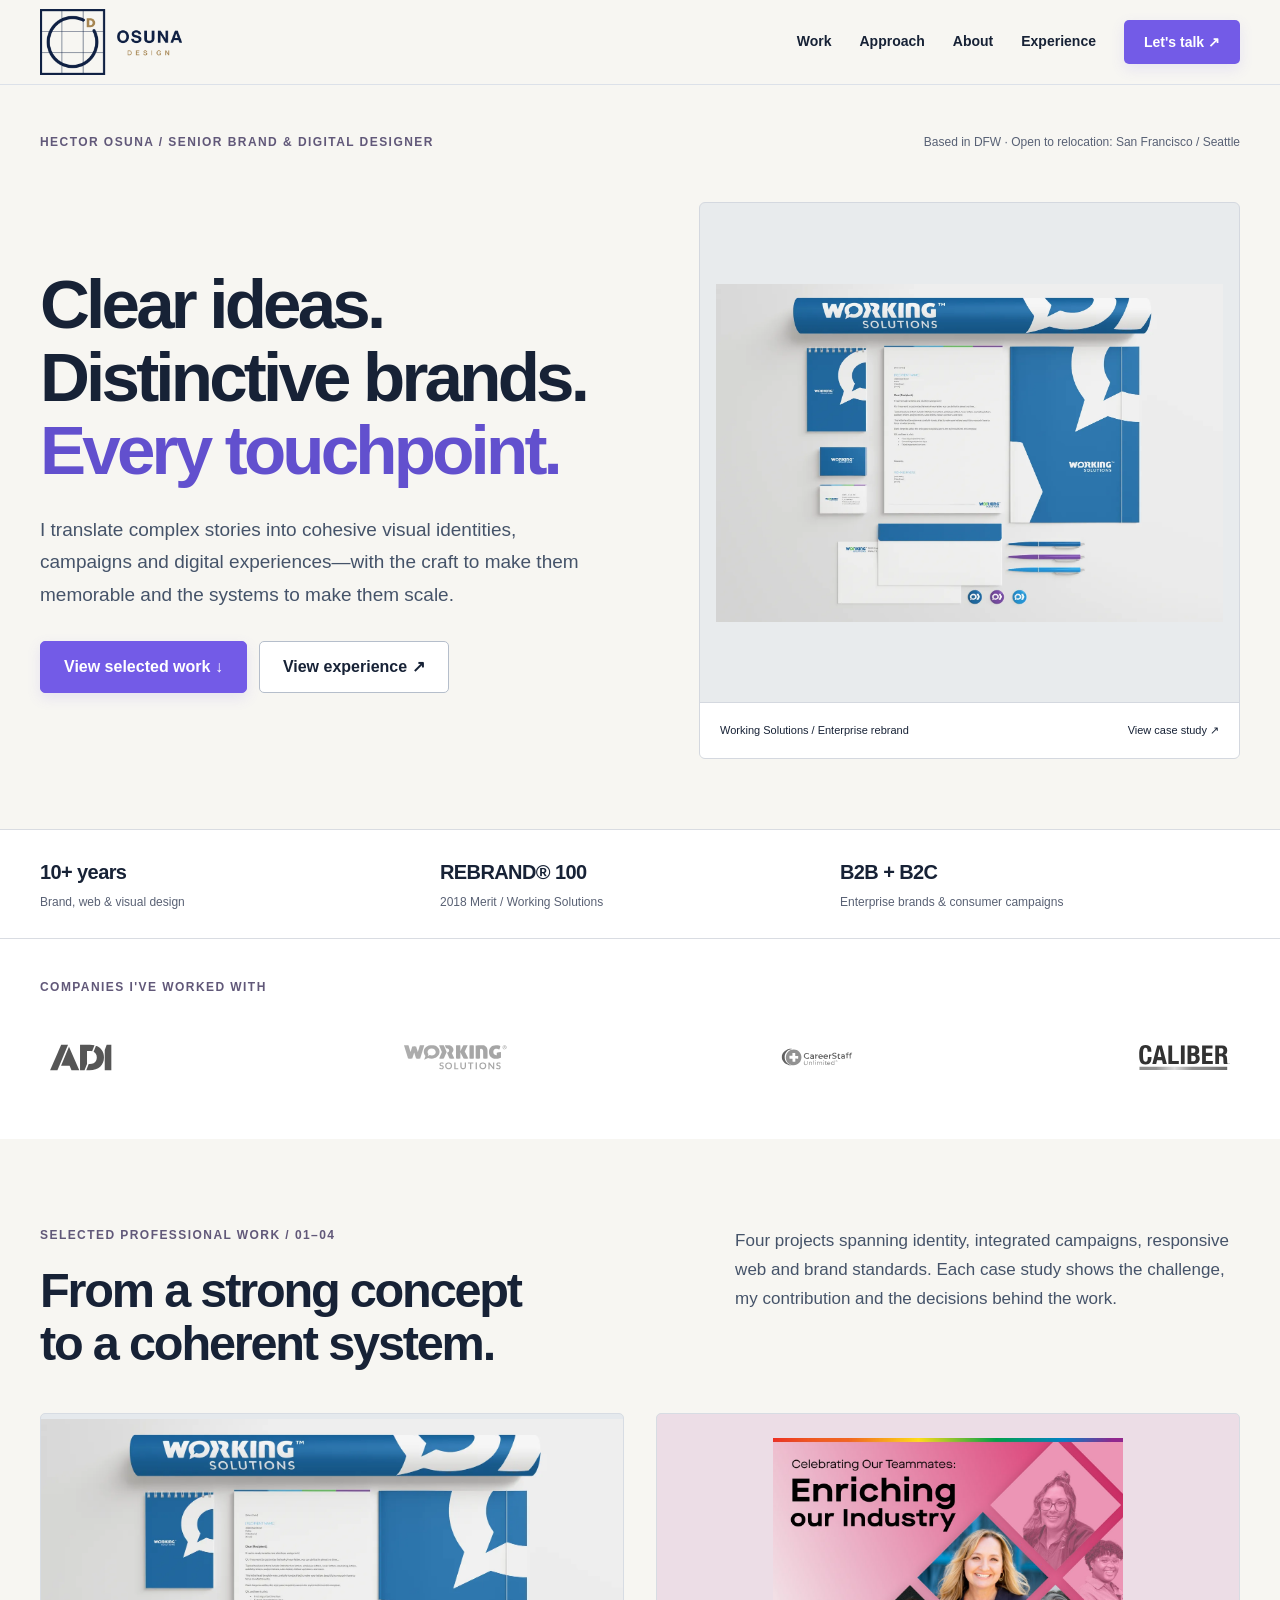
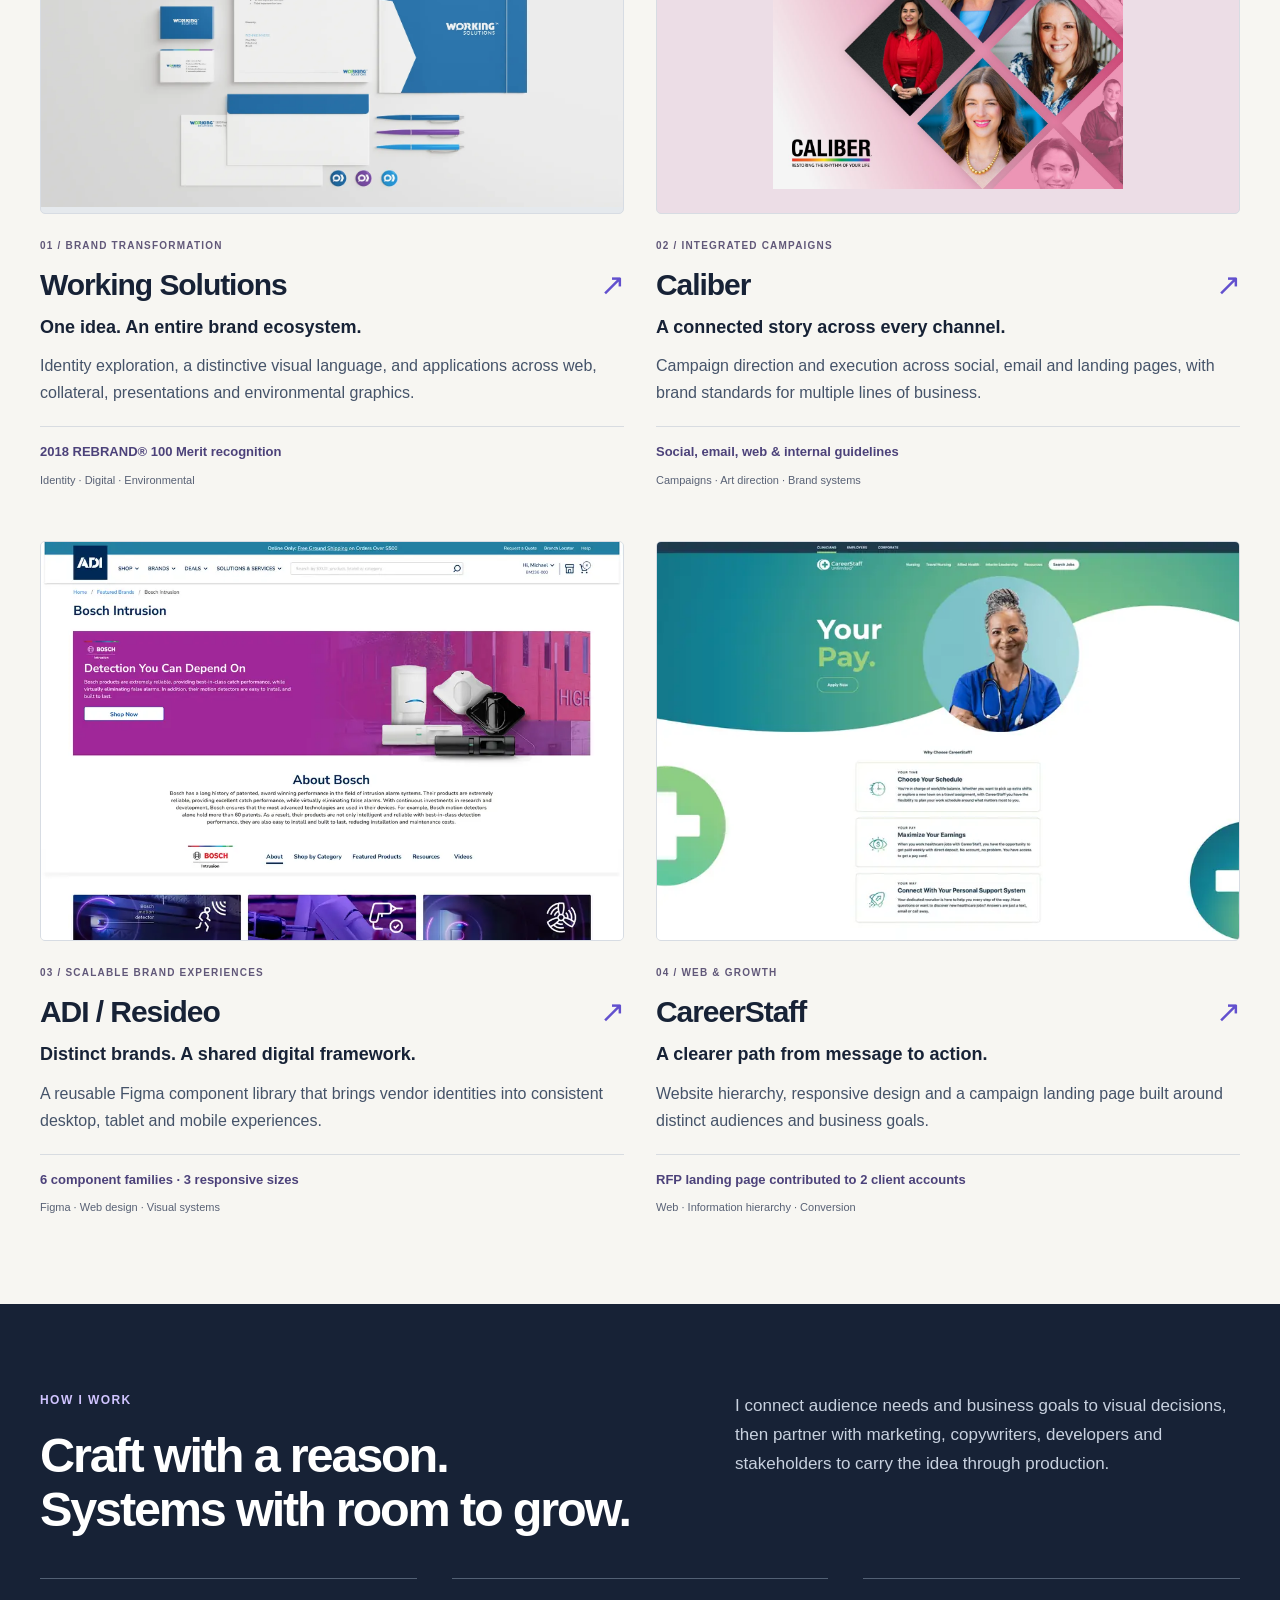
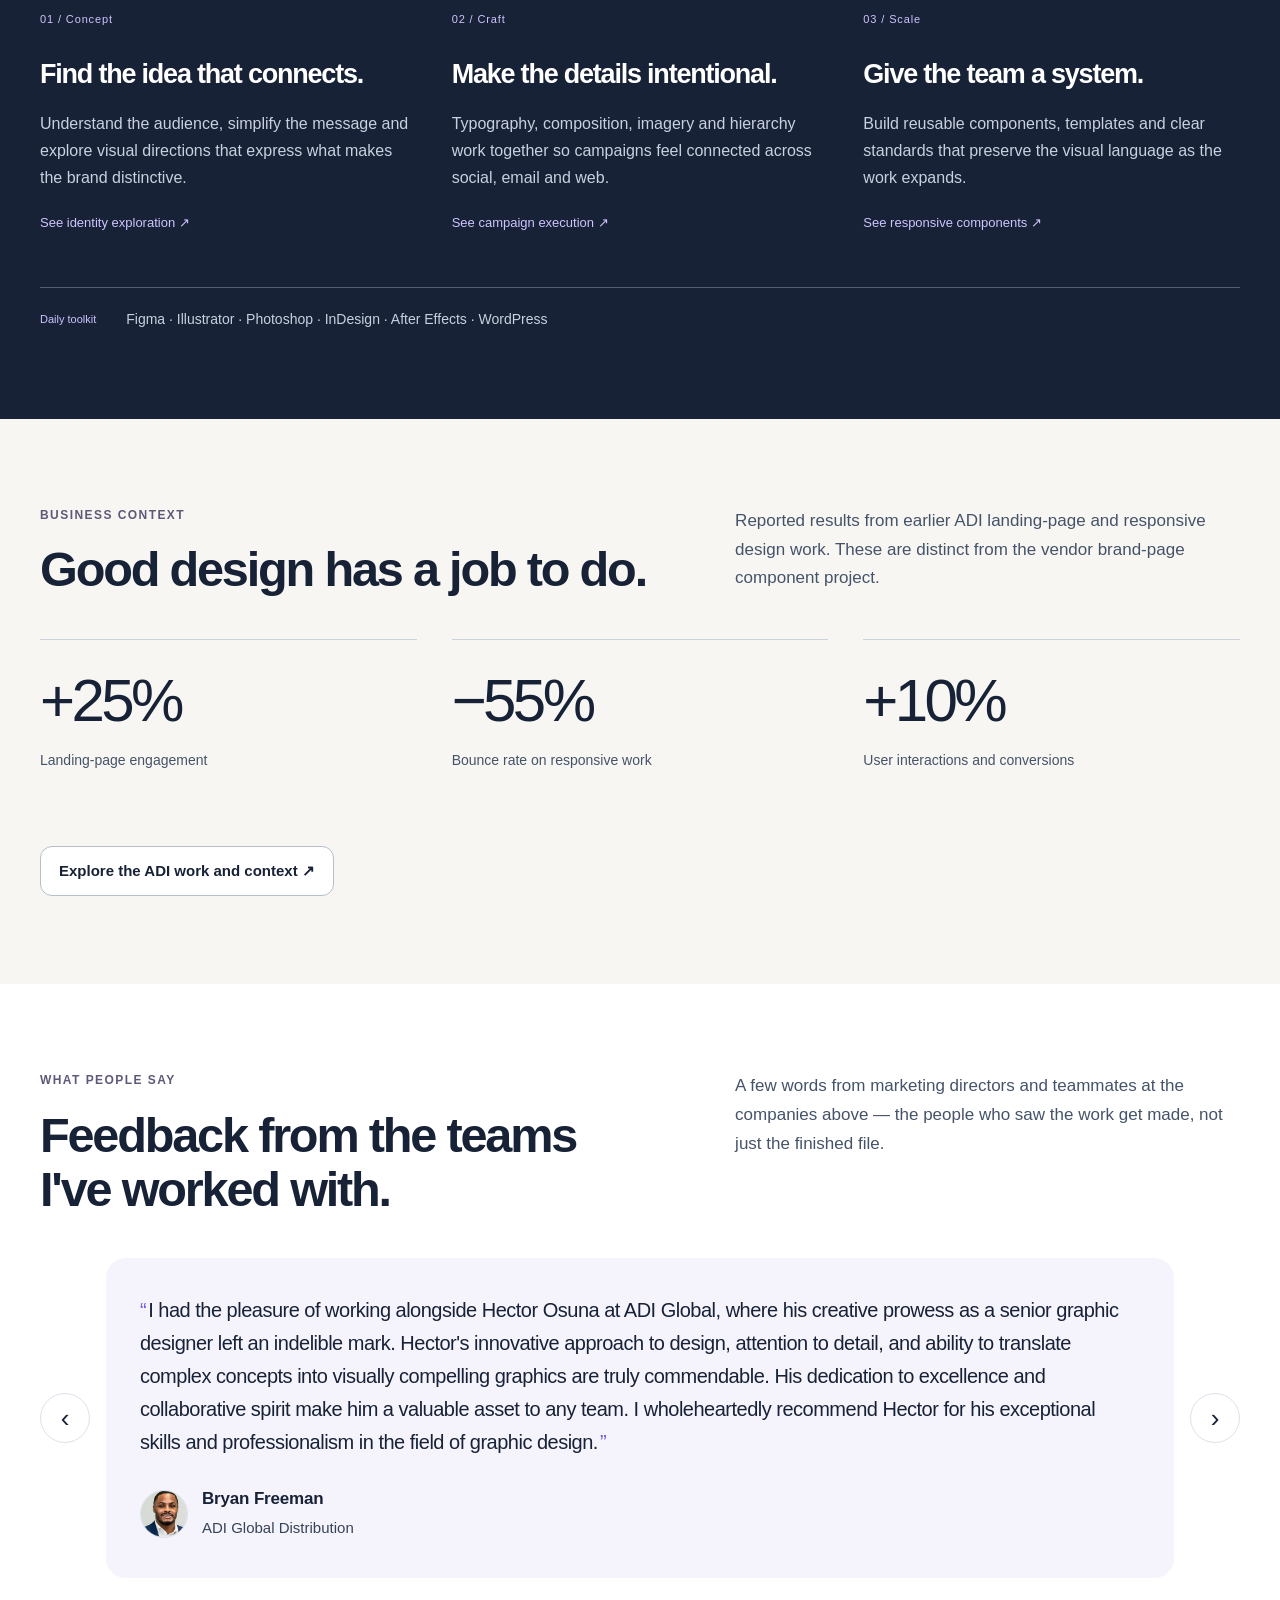
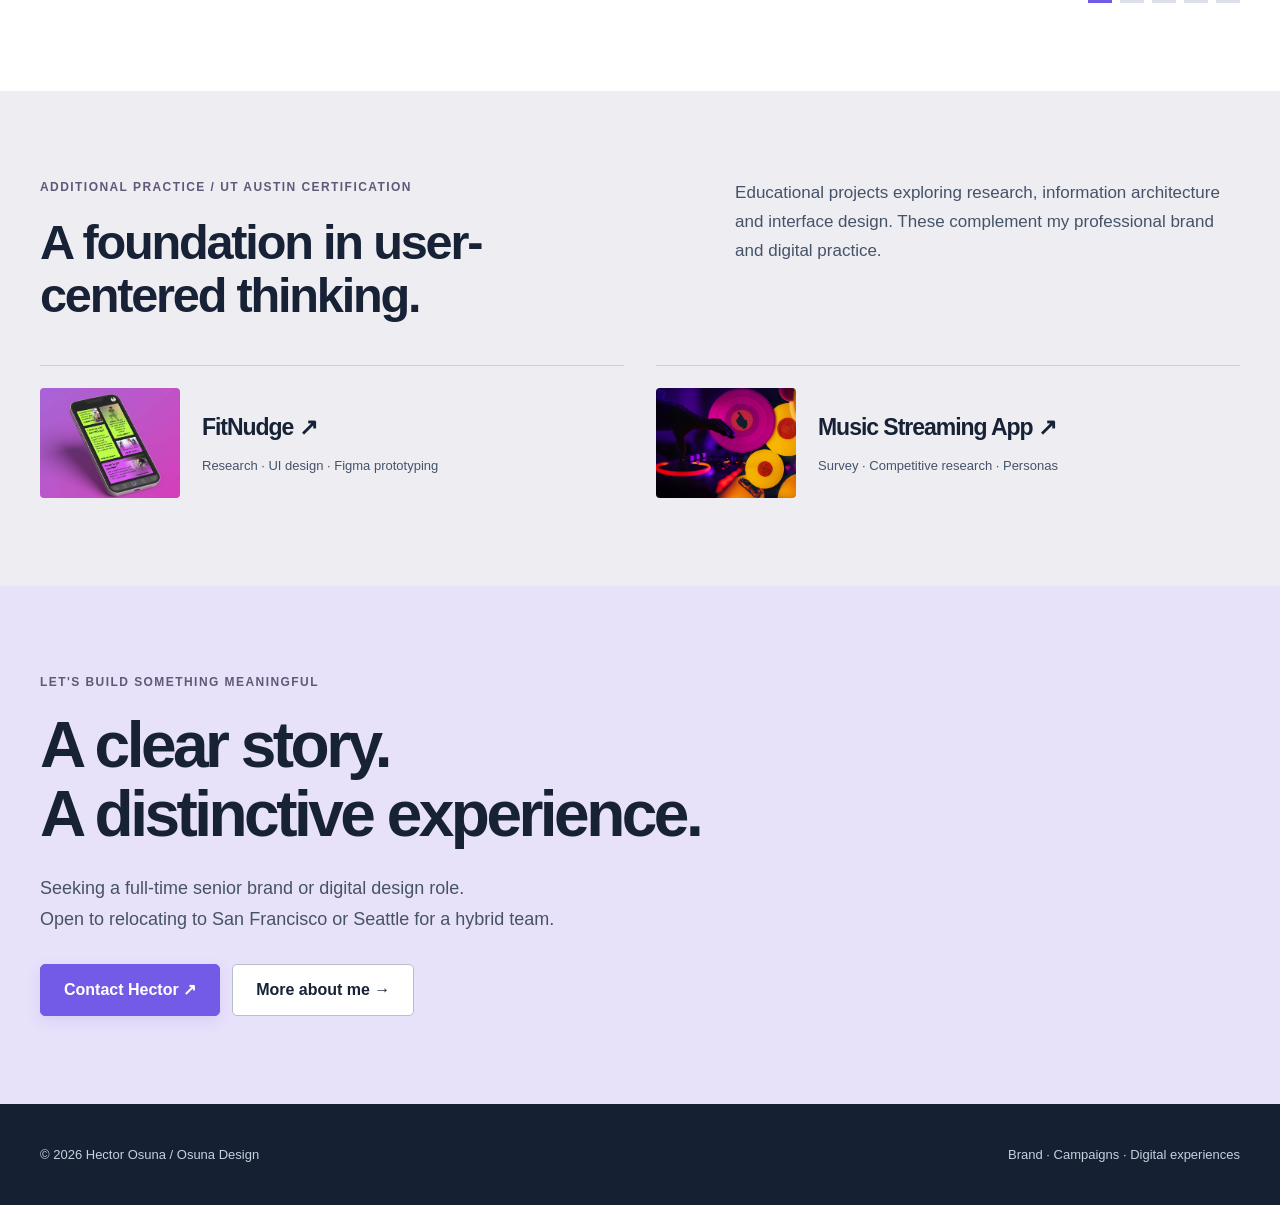
<file: index.html>
<!doctype html><html lang="en"><head><meta charset="utf-8"><meta name="viewport" content="width=device-width,initial-scale=1"><title>Hector Osuna — Senior Brand &amp; Digital Designer</title><meta name="description" content="Portfolio of Hector Osuna, a senior brand, web and UI designer building polished digital experiences and scalable design systems."><link rel="icon" href="assets/favicon.svg" type="image/svg+xml"><link rel="alternate icon" href="assets/favicon.ico"><link rel="apple-touch-icon" href="assets/favicon-180.png"><link rel="stylesheet" href="styles.css"><link rel="stylesheet" href="editorial.css"><link rel="stylesheet" href="ux-cases.css"><link rel="stylesheet" href="product-design.css"><link rel="stylesheet" href="brand-focus.css"></head><body class="home-page product-portfolio brand-focused"><a class="skip-link" href="#main">Skip to content</a><nav class="nav"><div class="container navin"><a class="brand" href="index.html"><img src="assets/osuna-logo.png" alt="Osuna Design"></a><div class="navlinks"><a href="#work">Work</a><a href="#approach">Approach</a><a href="about.html">About</a><a href="resume.html">Experience</a><a class="btn dark" href="mailto:hosuna23@gmail.com">Let's talk ↗</a></div><button class="menu" aria-label="Open navigation">☰</button></div></nav><main id="main">
<header class="brand-hero"><div class="container"><div class="hero-intro"><div class="eyebrow">Hector Osuna / Senior Brand &amp; Digital Designer</div><p class="availability">Based in DFW · Open to relocation: San Francisco / Seattle</p></div><div class="brand-hero-grid"><div><h1>Clear ideas.<br>Distinctive brands.<br><span>Every touchpoint.</span></h1><p class="lead">I translate complex stories into cohesive visual identities, campaigns and digital experiences—with the craft to make them memorable and the systems to make them scale.</p><div class="actions"><a class="btn dark" href="#work">View selected work ↓</a><a class="btn" href="resume.html">View experience ↗</a></div></div><a class="hero-brand-art" href="working-solutions.html"><img src="assets/ws-new-collateral.webp" alt="Working Solutions rebrand applied to stationery and marketing collateral" fetchpriority="high"><div class="hero-art-caption"><span>Working Solutions / Enterprise rebrand</span><span>View case study ↗</span></div></a></div></div></header>
<section class="brand-proof-strip"><div class="container"><div><strong>10+ years</strong><span>Brand, web &amp; visual design</span></div><div><strong>REBRAND® 100</strong><span>2018 Merit / Working Solutions</span></div><div><strong>B2B + B2C</strong><span>Enterprise brands &amp; consumer campaigns</span></div></div></section>
<section class="logo-strip">
  <div class="container"><div class="eyebrow reveal" style="text-align:center">Companies I've worked with</div></div>
  <div class="logo-marquee">
    <div class="logo-track">
      <a class="logo-item" href="adi-resideo.html" aria-label="ADI Global Distribution — view case study"><img src="assets/logos/adi.svg" alt="ADI Global Distribution"></a>
      <a class="logo-item" href="working-solutions.html" aria-label="Working Solutions — view case study"><img src="assets/logos/working-solutions.svg" alt="Working Solutions"></a>
      <a class="logo-item" href="careerstaff.html" aria-label="CareerStaff Unlimited — view case study"><img src="assets/logos/careerstaff.svg" alt="CareerStaff Unlimited"></a>
      <a class="logo-item" href="caliber.html" aria-label="Caliber — view case study"><img src="assets/logos/caliber.svg" alt="Caliber"></a>
      <a class="logo-item" href="adi-resideo.html" aria-hidden="true" tabindex="-1"><img src="assets/logos/adi.svg" alt=""></a>
      <a class="logo-item" href="working-solutions.html" aria-hidden="true" tabindex="-1"><img src="assets/logos/working-solutions.svg" alt=""></a>
      <a class="logo-item" href="careerstaff.html" aria-hidden="true" tabindex="-1"><img src="assets/logos/careerstaff.svg" alt=""></a>
      <a class="logo-item" href="caliber.html" aria-hidden="true" tabindex="-1"><img src="assets/logos/caliber.svg" alt=""></a>
    </div>
  </div>
</section>
<section id="work"><div class="container"><div class="section-head"><div><div class="eyebrow">Selected professional work / 01–04</div><h2>From a strong concept<br>to a coherent system.</h2></div><p>Four projects spanning identity, integrated campaigns, responsive web and brand standards. Each case study shows the challenge, my contribution and the decisions behind the work.</p></div><div class="brand-work-grid"><a class="brand-project" href="working-solutions.html"><div class="brand-project-image"><img src="assets/ws-new-collateral.webp" alt="Working Solutions stationery and brand identity applications" loading="lazy"></div><div class="brand-project-copy"><div class="eyebrow">01 / Brand transformation</div><h3>Working Solutions <span aria-hidden="true">↗</span></h3><h4>One idea. An entire brand ecosystem.</h4><p>Identity exploration, a distinctive visual language, and applications across web, collateral, presentations and environmental graphics.</p><div class="project-proof">2018 REBRAND® 100 Merit recognition</div><div class="brand-tags">Identity · Digital · Environmental</div></div></a><a class="brand-project" href="caliber.html"><div class="brand-project-image"><img src="assets/caliber/campaign-social.jpg" alt="Caliber campaign creative featuring coordinated photography and typography" loading="lazy"></div><div class="brand-project-copy"><div class="eyebrow">02 / Integrated campaigns</div><h3>Caliber <span aria-hidden="true">↗</span></h3><h4>A connected story across every channel.</h4><p>Campaign direction and execution across social, email and landing pages, with brand standards for multiple lines of business.</p><div class="project-proof">Social, email, web & internal guidelines</div><div class="brand-tags">Campaigns · Art direction · Brand systems</div></div></a><a class="brand-project" href="adi-resideo.html"><div class="brand-project-image"><img src="assets/adi-bosch-desktop.webp" alt="ADI Bosch responsive brand page design" loading="lazy"></div><div class="brand-project-copy"><div class="eyebrow">03 / Scalable brand experiences</div><h3>ADI / Resideo <span aria-hidden="true">↗</span></h3><h4>Distinct brands. A shared digital framework.</h4><p>A reusable Figma component library that brings vendor identities into consistent desktop, tablet and mobile experiences.</p><div class="project-proof">6 component families · 3 responsive sizes</div><div class="brand-tags">Figma · Web design · Visual systems</div></div></a><a class="brand-project" href="careerstaff.html"><div class="brand-project-image"><img src="assets/cs-new-clinicians.webp" alt="CareerStaff redesigned website for clinicians" loading="lazy"></div><div class="brand-project-copy"><div class="eyebrow">04 / Web & growth</div><h3>CareerStaff <span aria-hidden="true">↗</span></h3><h4>A clearer path from message to action.</h4><p>Website hierarchy, responsive design and a campaign landing page built around distinct audiences and business goals.</p><div class="project-proof">RFP landing page contributed to 2 client accounts</div><div class="brand-tags">Web · Information hierarchy · Conversion</div></div></a></div></div></section>
<section id="approach" class="brand-approach"><div class="container"><div class="section-head"><div><div class="eyebrow">How I work</div><h2>Craft with a reason.<br>Systems with room to grow.</h2></div><p>I connect audience needs and business goals to visual decisions, then partner with marketing, copywriters, developers and stakeholders to carry the idea through production.</p></div><div class="brand-principles"><article><span>01 / Concept</span><h3>Find the idea that connects.</h3><p>Understand the audience, simplify the message and explore visual directions that express what makes the brand distinctive.</p><a href="working-solutions.html">See identity exploration ↗</a></article><article><span>02 / Craft</span><h3>Make the details intentional.</h3><p>Typography, composition, imagery and hierarchy work together so campaigns feel connected across social, email and web.</p><a href="caliber.html">See campaign execution ↗</a></article><article><span>03 / Scale</span><h3>Give the team a system.</h3><p>Build reusable components, templates and clear standards that preserve the visual language as the work expands.</p><a href="adi-resideo.html">See responsive components ↗</a></article></div><div class="tool-line"><span>Daily toolkit</span><p>Figma · Illustrator · Photoshop · InDesign · After Effects · WordPress</p></div></div></section>
<section class="brand-results"><div class="container"><div class="section-head"><div><div class="eyebrow">Business context</div><h2>Good design has a job to do.</h2></div><p>Reported results from earlier ADI landing-page and responsive design work. These are distinct from the vendor brand-page component project.</p></div><div class="brand-result-grid"><div><strong>+25%</strong><p>Landing-page engagement</p></div><div><strong>−55%</strong><p>Bounce rate on responsive work</p></div><div><strong>+10%</strong><p>User interactions and conversions</p></div></div><a class="back" href="adi-resideo.html">Explore the ADI work and context ↗</a></div></section>
<section class="testi-section">
  <div class="container">
    <div class="section-head reveal"><div><div class="eyebrow">What people say</div><h2>Feedback from the teams<br>I've worked with.</h2></div><p>A few words from marketing directors and teammates at the companies above — the people who saw the work get made, not just the finished file.</p></div>

    <div class="testi-wrap reveal" id="testiWrap">
      <button class="testi-arrow prev" type="button" aria-label="Previous testimonial">‹</button>
      <figure class="testi-card" id="testiCard">
        <blockquote id="testiQuote"></blockquote>
        <figcaption><img id="testiImg" src="" alt=""><span><b id="testiName"></b><small id="testiRole"></small></span></figcaption>
      </figure>
      <button class="testi-arrow next" type="button" aria-label="Next testimonial">›</button>
    </div>
    <div class="testi-dots" id="testiDots"></div>
  </div>
</section><section class="brand-secondary"><div class="container"><div class="section-head"><div><div class="eyebrow">Additional practice / UT Austin certification</div><h2>A foundation in user-centered thinking.</h2></div><p>Educational projects exploring research, information architecture and interface design. These complement my professional brand and digital practice.</p></div><div class="brand-study-grid"><a href="ui-ux-fitnudge.html"><img src="assets/ux/FitNudge-thumbnail.jpg" alt="FitNudge mobile interface certification project" loading="lazy"><div><h3>FitNudge ↗</h3><p>Research · UI design · Figma prototyping</p></div></a><a href="music-streaming-app.html"><img src="assets/ux/Music-Streaming-App-thumbnail.jpg" alt="Music Streaming App research certification project" loading="lazy"><div><h3>Music Streaming App ↗</h3><p>Survey · Competitive research · Personas</p></div></a></div></div></section>
<section class="brand-contact"><div class="container"><div class="eyebrow">Let's build something meaningful</div><h2>A clear story.<br>A distinctive experience.</h2><p>Seeking a full-time senior brand or digital design role.<br>Open to relocating to San Francisco or Seattle for a hybrid team.</p><div class="actions"><a class="btn dark" href="mailto:hosuna23@gmail.com">Contact Hector ↗</a><a class="btn" href="about.html">More about me →</a></div></div></section>
</main><footer class="footer"><div class="container footerin"><div>© <span data-year></span> Hector Osuna / Osuna Design</div><div>Brand · Campaigns · Digital experiences</div></div></footer><script src="script.js"></script><script src="product-design.js"></script><script>
(function(){
  var T=[
    {q:"I had the pleasure of working alongside Hector Osuna at ADI Global, where his creative prowess as a senior graphic designer left an indelible mark. Hector's innovative approach to design, attention to detail, and ability to translate complex concepts into visually compelling graphics are truly commendable. His dedication to excellence and collaborative spirit make him a valuable asset to any team. I wholeheartedly recommend Hector for his exceptional skills and professionalism in the field of graphic design.",n:"Bryan Freeman",r:"ADI Global Distribution",img:"assets/testimonials/bryan-freeman.jpg"},
    {q:"Hector is a brilliant designer with multiple design abilities, not just a visual designer but also aware of user experience and marketing analyst. His strategic thinking really makes him stand out from other designers, I have a strong impression that the marketing campaign he delivers with high performance. We worked closely for years, he always shared his experience and knowledge, and strong communication skills to collaborate as group teamwork. Hector's creativity and responsibility make him the ideal designer for any organization. It's been an amazing experience to work with him.",n:"Lorance Huang",r:"ADI Global Distribution",img:"assets/testimonials/lorance-huang.jpg"},
    {q:"I've had the pleasure to work with Hector for over 3+ years. During my time working with him, he's been the absolute best co-worker and mentor. He's an extremely dedicated, hard working employee who will go the extra mile even on the smallest of tasks/projects. He's got a great eye for design and well versed in customer experience. I would work with Hector again in a heartbeat and if you pass him up, you don't know what you're missing out on.",n:"Stephanie Scoggins",r:"Working Solutions",img:"assets/testimonials/stephanie-scoggins.jpg"},
    {q:"Hector is quite simply a pleasure to work with and a top-notch graphic design talent. With an eye for detail, an artistic flair, and above all, a commitment to excellence, Hector is a first-rate talent and would be an asset to any organization.",n:"Fiona Ayers",r:"ADI Global Distribution",img:"assets/testimonials/fiona-ayers.jpg"},
    {q:"Hector is a high-level designer who stands out for his responsibility, work efficiency and teamwork. I had the opportunity to work side by side with him, and I only have good comments about his performance and high quality design. He not only gets his work right, but also keeps the end user and his needs in mind. A pleasure to work with him!",n:"Alberto Zavala",r:"ADI Global Distribution",img:"assets/testimonials/alberto-zavala.jpg"}
  ];
  var wrap=document.getElementById('testiWrap'); if(!wrap)return;
  var card=document.getElementById('testiCard'), qEl=document.getElementById('testiQuote'), imgEl=document.getElementById('testiImg'), nameEl=document.getElementById('testiName'), roleEl=document.getElementById('testiRole'), dots=document.getElementById('testiDots');
  var i=0, timer=null;
  T.forEach(function(_,k){var b=document.createElement('button');b.type='button';b.setAttribute('aria-label','Testimonial '+(k+1)+' of '+T.length);b.addEventListener('click',function(){show(k);restart()});dots.appendChild(b)});
  function render(){
    var t=T[i];
    qEl.textContent=t.q; imgEl.src=t.img; imgEl.alt=t.n; nameEl.textContent=t.n; roleEl.textContent=t.r;
    Array.from(dots.children).forEach(function(d,k){d.classList.toggle('on',k===i);d.setAttribute('aria-pressed',String(k===i))});
  }
  function show(k){
    i=(k+T.length)%T.length;
    card.classList.add('fade');
    setTimeout(function(){render();card.classList.remove('fade')},220);
  }
  function next(){show(i+1)} function prev(){show(i-1)}
  function restart(){if(timer)clearInterval(timer)}
  wrap.querySelector('.testi-arrow.prev').addEventListener('click',function(){prev();restart()});
  wrap.querySelector('.testi-arrow.next').addEventListener('click',function(){next();restart()});
  wrap.addEventListener('mouseenter',function(){if(timer)clearInterval(timer)});
  wrap.addEventListener('mouseleave',restart);
  wrap.addEventListener('focusin',function(){if(timer)clearInterval(timer)});
  wrap.addEventListener('focusout',restart);
  render(); restart();
})();
</script></body></html>
</file>
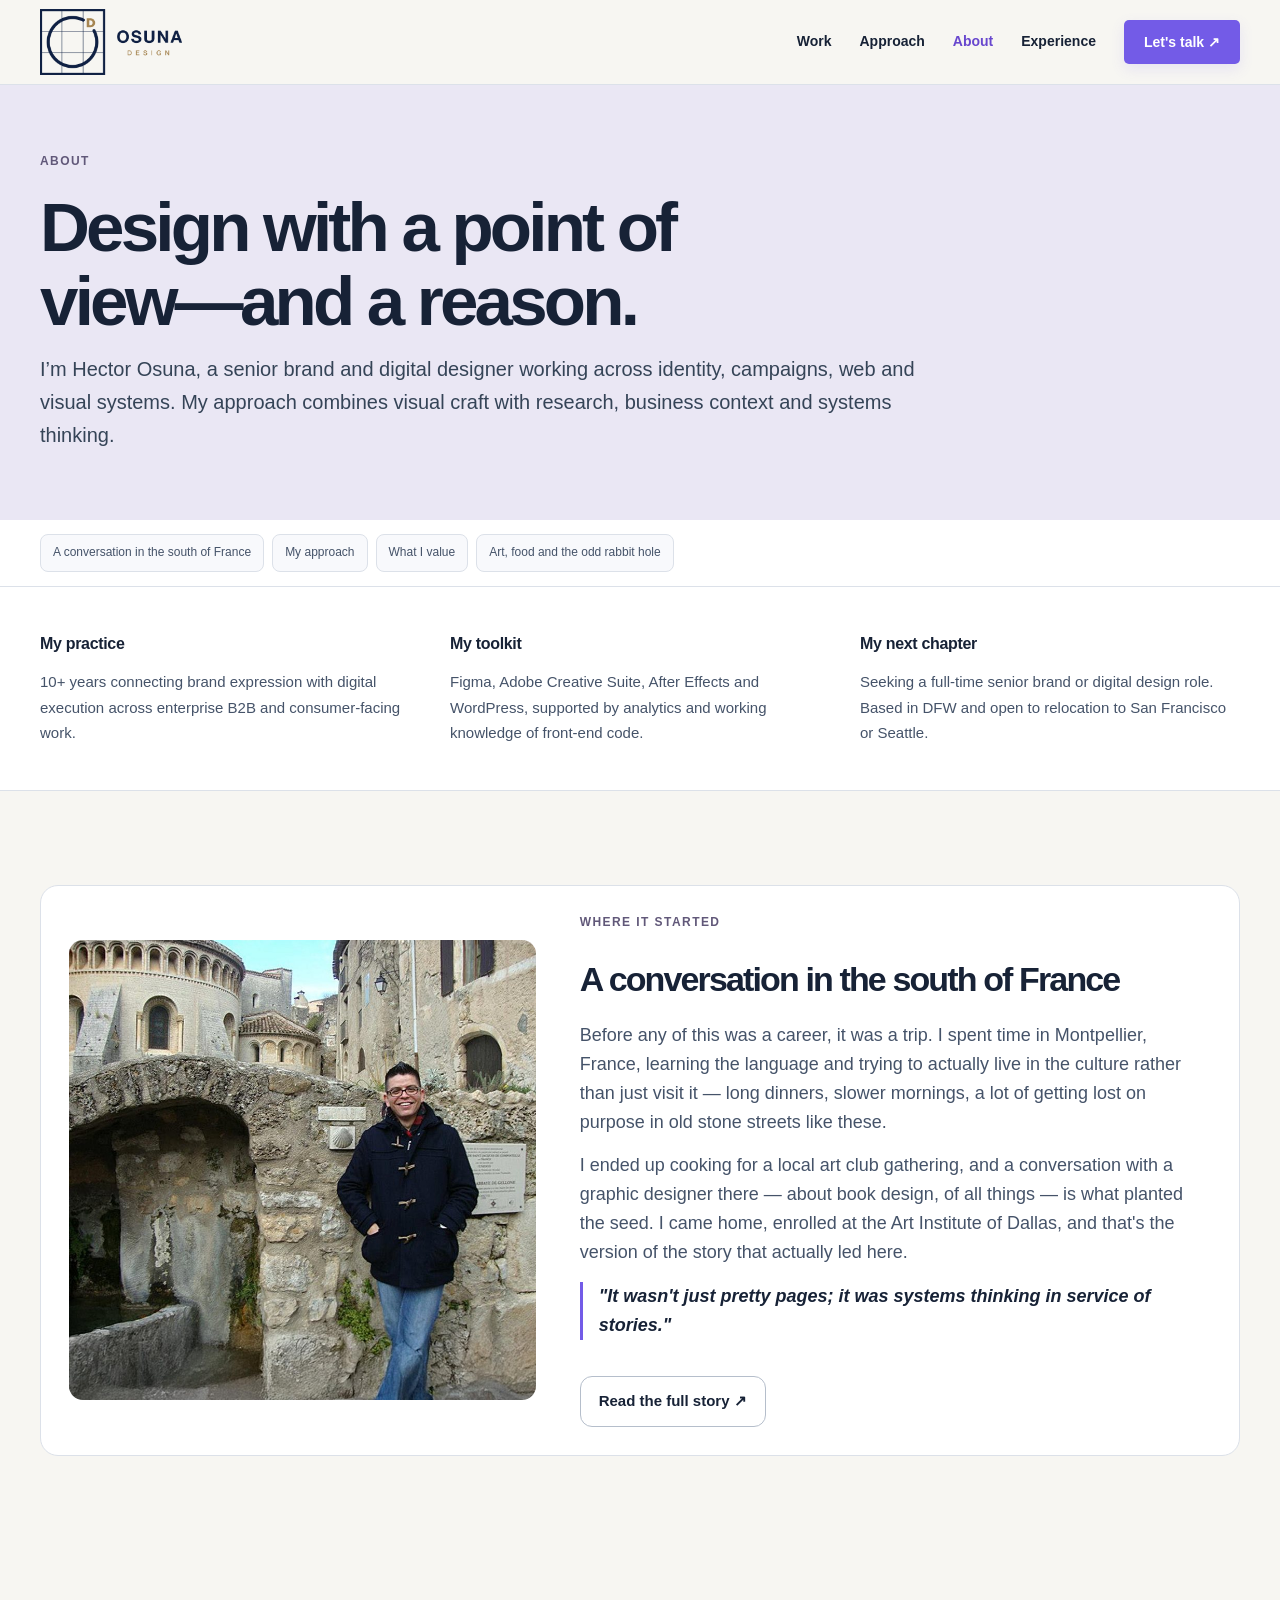
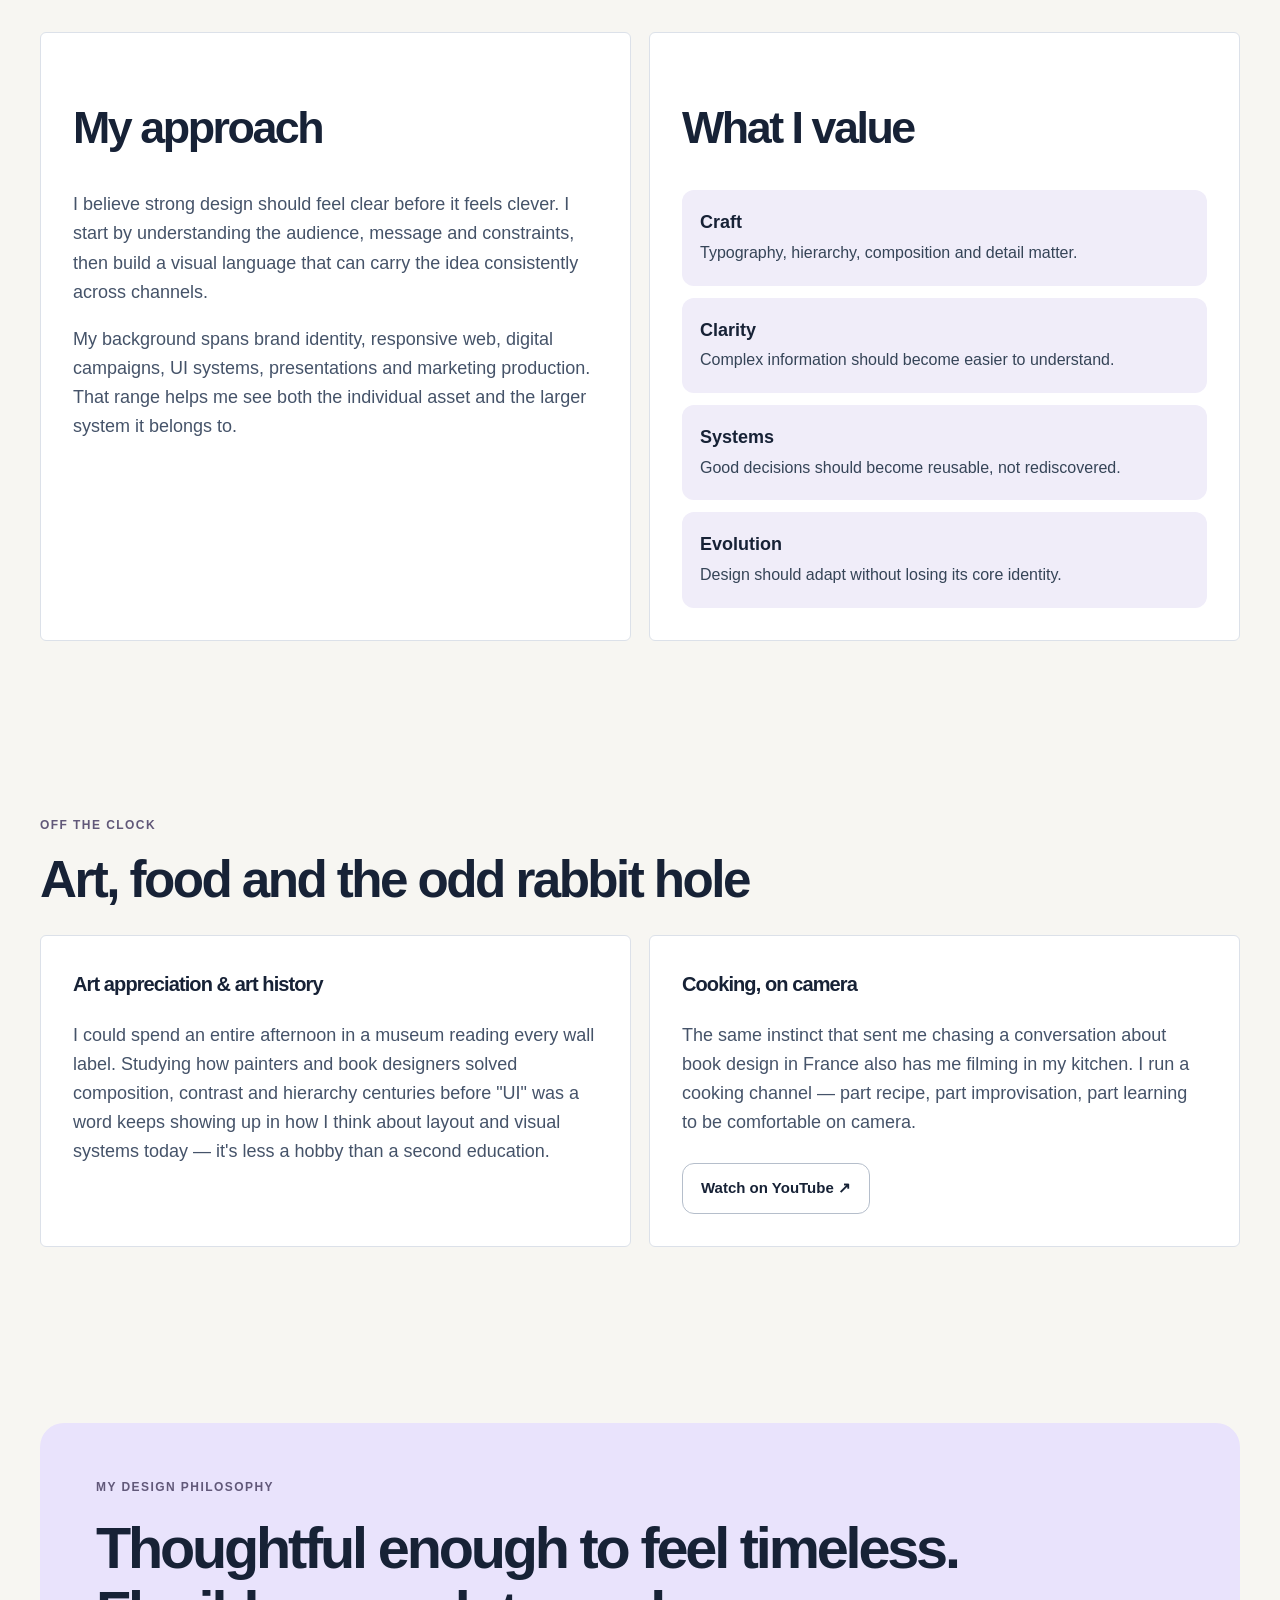
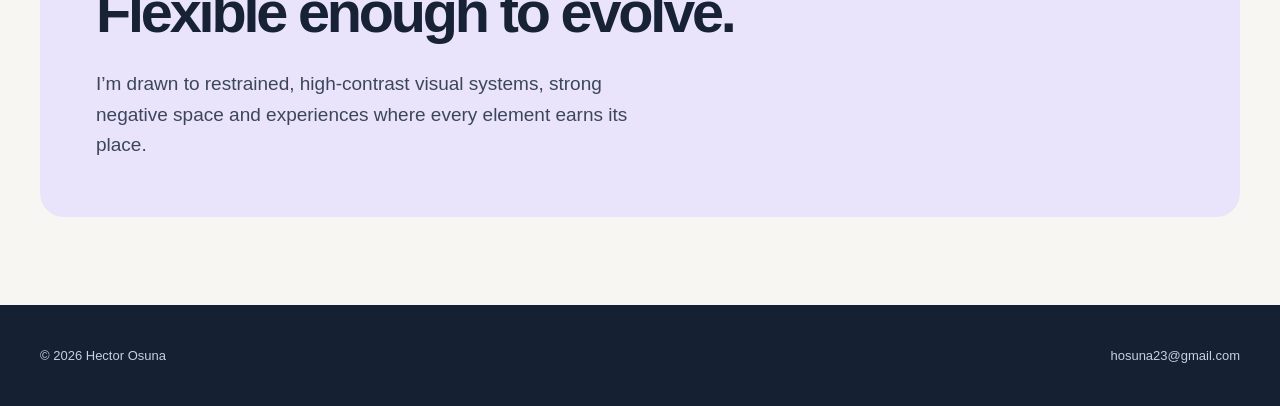
<file: about.html>
<!doctype html><html lang="en"><head><meta charset="utf-8"><meta name="viewport" content="width=device-width,initial-scale=1"><title>About — Hector Osuna</title><link rel="icon" href="assets/favicon.svg" type="image/svg+xml"><link rel="alternate icon" href="assets/favicon.ico"><link rel="apple-touch-icon" href="assets/favicon-180.png"><link rel="stylesheet" href="styles.css"><link rel="stylesheet" href="editorial.css"><link rel="stylesheet" href="product-design.css"><link rel="stylesheet" href="brand-focus.css"></head><body class="cs-page product-portfolio"><a class="skip-link" href="#main">Skip to content</a><nav class="nav"><div class="container navin"><a class="brand" href="index.html"><img src="assets/osuna-logo.png" alt="Osuna Design"></a><div class="navlinks"><a href="index.html#work">Work</a><a href="index.html#approach">Approach</a><a href="about.html">About</a><a href="resume.html">Experience</a><a class="btn dark" href="mailto:hosuna23@gmail.com">Let's talk ↗</a></div><button class="menu" aria-label="Open navigation">☰</button></div></nav><main id="main"><section class="case-hero"><div class="container"><div class="eyebrow">About</div><h1>Design with a point of view—and a reason.</h1><p class="lead">I’m Hector Osuna, a senior brand and digital designer working across identity, campaigns, web and visual systems. My approach combines visual craft with research, business context and systems thinking.</p></div></section><section class="brand-case-brief"><div class="container"><div class="brief-grid"><div><h3>My practice</h3><p>10+ years connecting brand expression with digital execution across enterprise B2B and consumer-facing work.</p></div><div><h3>My toolkit</h3><p>Figma, Adobe Creative Suite, After Effects and WordPress, supported by analytics and working knowledge of front-end code.</p></div><div><h3>My next chapter</h3><p>Seeking a full-time senior brand or digital design role. Based in DFW and open to relocation to San Francisco or Seattle.</p></div></div></div></section>

<section>
  <div class="container">
    <div class="ab-origin reveal">
      <div class="ab-origin-art">
        <img src="assets/about/hector-montpellier.jpg" alt="Hector Osuna standing beside a medieval stone bridge and Romanesque abbey in Saint-Guilhem-le-Désert, near Montpellier, France" tabindex="0" data-full="assets/about/hector-montpellier.jpg" data-title="Montpellier, France">
      </div>
      <div class="ab-origin-copy">
        <div class="eyebrow">Where it started</div>
        <h2>A conversation in the south of France</h2>
        <p>Before any of this was a career, it was a trip. I spent time in Montpellier, France, learning the language and trying to actually live in the culture rather than just visit it — long dinners, slower mornings, a lot of getting lost on purpose in old stone streets like these.</p>
        <p>I ended up cooking for a local art club gathering, and a conversation with a graphic designer there — about book design, of all things — is what planted the seed. I came home, enrolled at the Art Institute of Dallas, and that's the version of the story that actually led here.</p>
        <p class="ab-quote">"It wasn't just pretty pages; it was systems thinking in service of stories."</p>
        <a class="back" href="https://hosuna23.github.io/ui-ux-design/journey-ui-design.html" target="_blank" rel="noopener">Read the full story ↗</a>
      </div>
    </div>
  </div>
</section>

<section><div class="container case-cols"><div class="case-block reveal"><h2>My approach</h2><p>I believe strong design should feel clear before it feels clever. I start by understanding the audience, message and constraints, then build a visual language that can carry the idea consistently across channels.</p><p>My background spans brand identity, responsive web, digital campaigns, UI systems, presentations and marketing production. That range helps me see both the individual asset and the larger system it belongs to.</p></div><div class="case-block reveal"><h2>What I value</h2><div class="list"><div><strong>Craft</strong><br><span class="tiny">Typography, hierarchy, composition and detail matter.</span></div><div><strong>Clarity</strong><br><span class="tiny">Complex information should become easier to understand.</span></div><div><strong>Systems</strong><br><span class="tiny">Good decisions should become reusable, not rediscovered.</span></div><div><strong>Evolution</strong><br><span class="tiny">Design should adapt without losing its core identity.</span></div></div></div></div></section>

<section>
  <div class="container">
    <div class="eyebrow">Off the clock</div>
    <h2 style="font-size:clamp(32px,4vw,52px);letter-spacing:-.05em;line-height:1;margin:0 0 30px">Art, food and the odd rabbit hole</h2>

    <div class="ab-split">
      <div class="case-block reveal">
        <h3 style="margin-top:0">Art appreciation &amp; art history</h3>
        <p>I could spend an entire afternoon in a museum reading every wall label. Studying how painters and book designers solved composition, contrast and hierarchy centuries before "UI" was a word keeps showing up in how I think about layout and visual systems today — it's less a hobby than a second education.</p>
      </div>
      <div class="case-block reveal">
        <h3 style="margin-top:0">Cooking, on camera</h3>
        <p>The same instinct that sent me chasing a conversation about book design in France also has me filming in my kitchen. I run a cooking channel — part recipe, part improvisation, part learning to be comfortable on camera.</p>
        <a class="back" href="https://www.youtube.com/channel/UCTY4CvN-ywnszfTrNIxoCaA" target="_blank" rel="noopener" style="margin-top:8px">Watch on YouTube ↗</a>
      </div>
    </div>

    </section>

<section><div class="container"><div class="cta reveal"><div class="eyebrow">My design philosophy</div><h2>Thoughtful enough to feel timeless. Flexible enough to evolve.</h2><p class="lead" style="margin:auto">I’m drawn to restrained, high-contrast visual systems, strong negative space and experiences where every element earns its place.</p></div></div></section></main>

<dialog class="cs-lightbox" aria-label="Expanded image">
  <div class="cs-lb-bar"><span class="cs-lb-title"></span><button class="cs-lb-close" aria-label="Close">✕</button></div>
  <div class="cs-lb-body"><img alt=""></div>
</dialog>

<footer class="footer"><div class="container footerin"><div>© <span data-year></span> Hector Osuna</div><a href="mailto:hosuna23@gmail.com">hosuna23@gmail.com</a></div></footer>
<script src="script.js"></script>
<script>
(function(){
  var lb=document.querySelector('.cs-lightbox'), lbImg=lb.querySelector('img'), lbTitle=lb.querySelector('.cs-lb-title');
  function openLb(src,title){lbImg.src=src;lbImg.alt=title||'';lbTitle.textContent=title||'';lb.showModal?lb.showModal():lb.setAttribute('open','');lb.querySelector('.cs-lb-body').scrollTop=0}
  document.querySelectorAll('[data-full]').forEach(function(el){
    if(el.tagName!=='BUTTON'){el.setAttribute('tabindex','0');el.setAttribute('role','button')}
    el.addEventListener('click',function(){openLb(el.dataset.full,el.dataset.title)});
    el.addEventListener('keydown',function(e){if(el.tagName!=='BUTTON'&&(e.key==='Enter'||e.key===' ')){e.preventDefault();openLb(el.dataset.full,el.dataset.title)}});
  });
  lb.querySelector('.cs-lb-close').addEventListener('click',function(){lb.close()});
  lb.addEventListener('click',function(e){if(e.target===lb)lb.close()});
})();
</script>
<script src="product-design.js"></script></body></html>
</file>
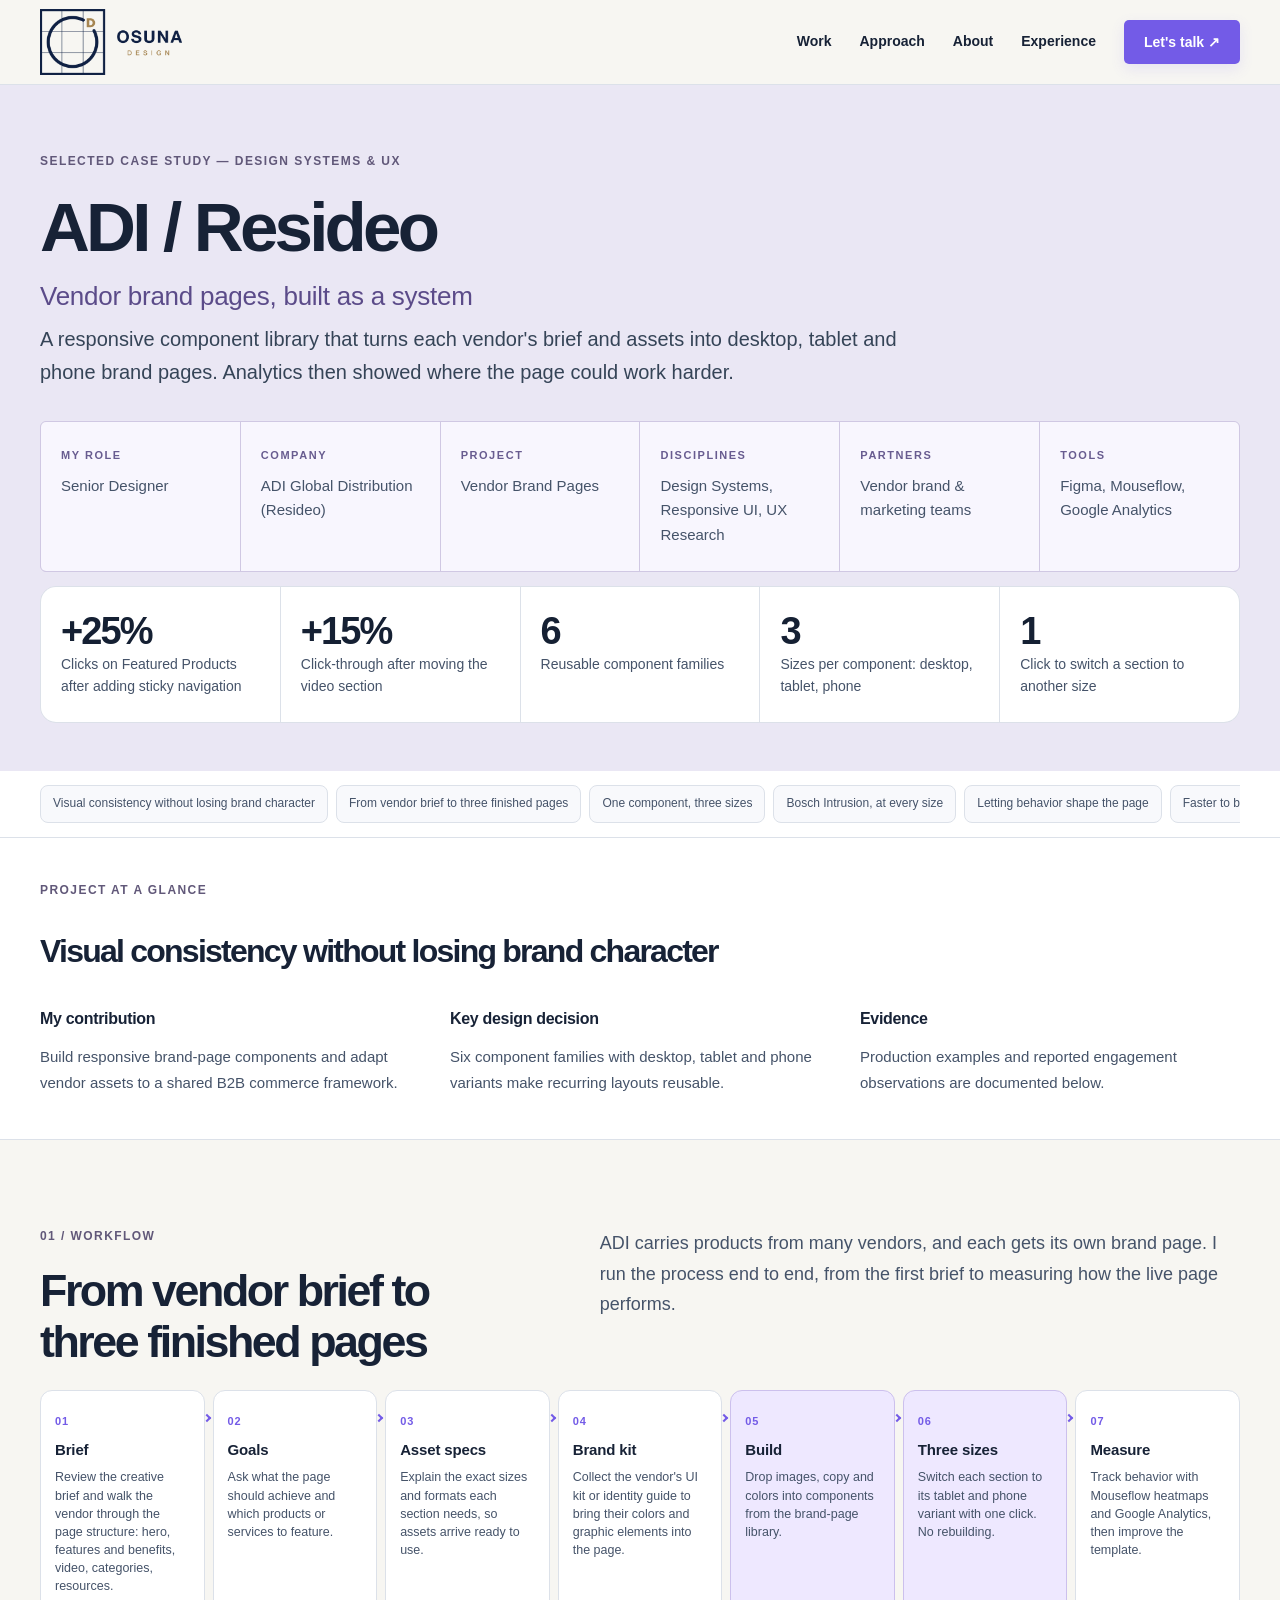
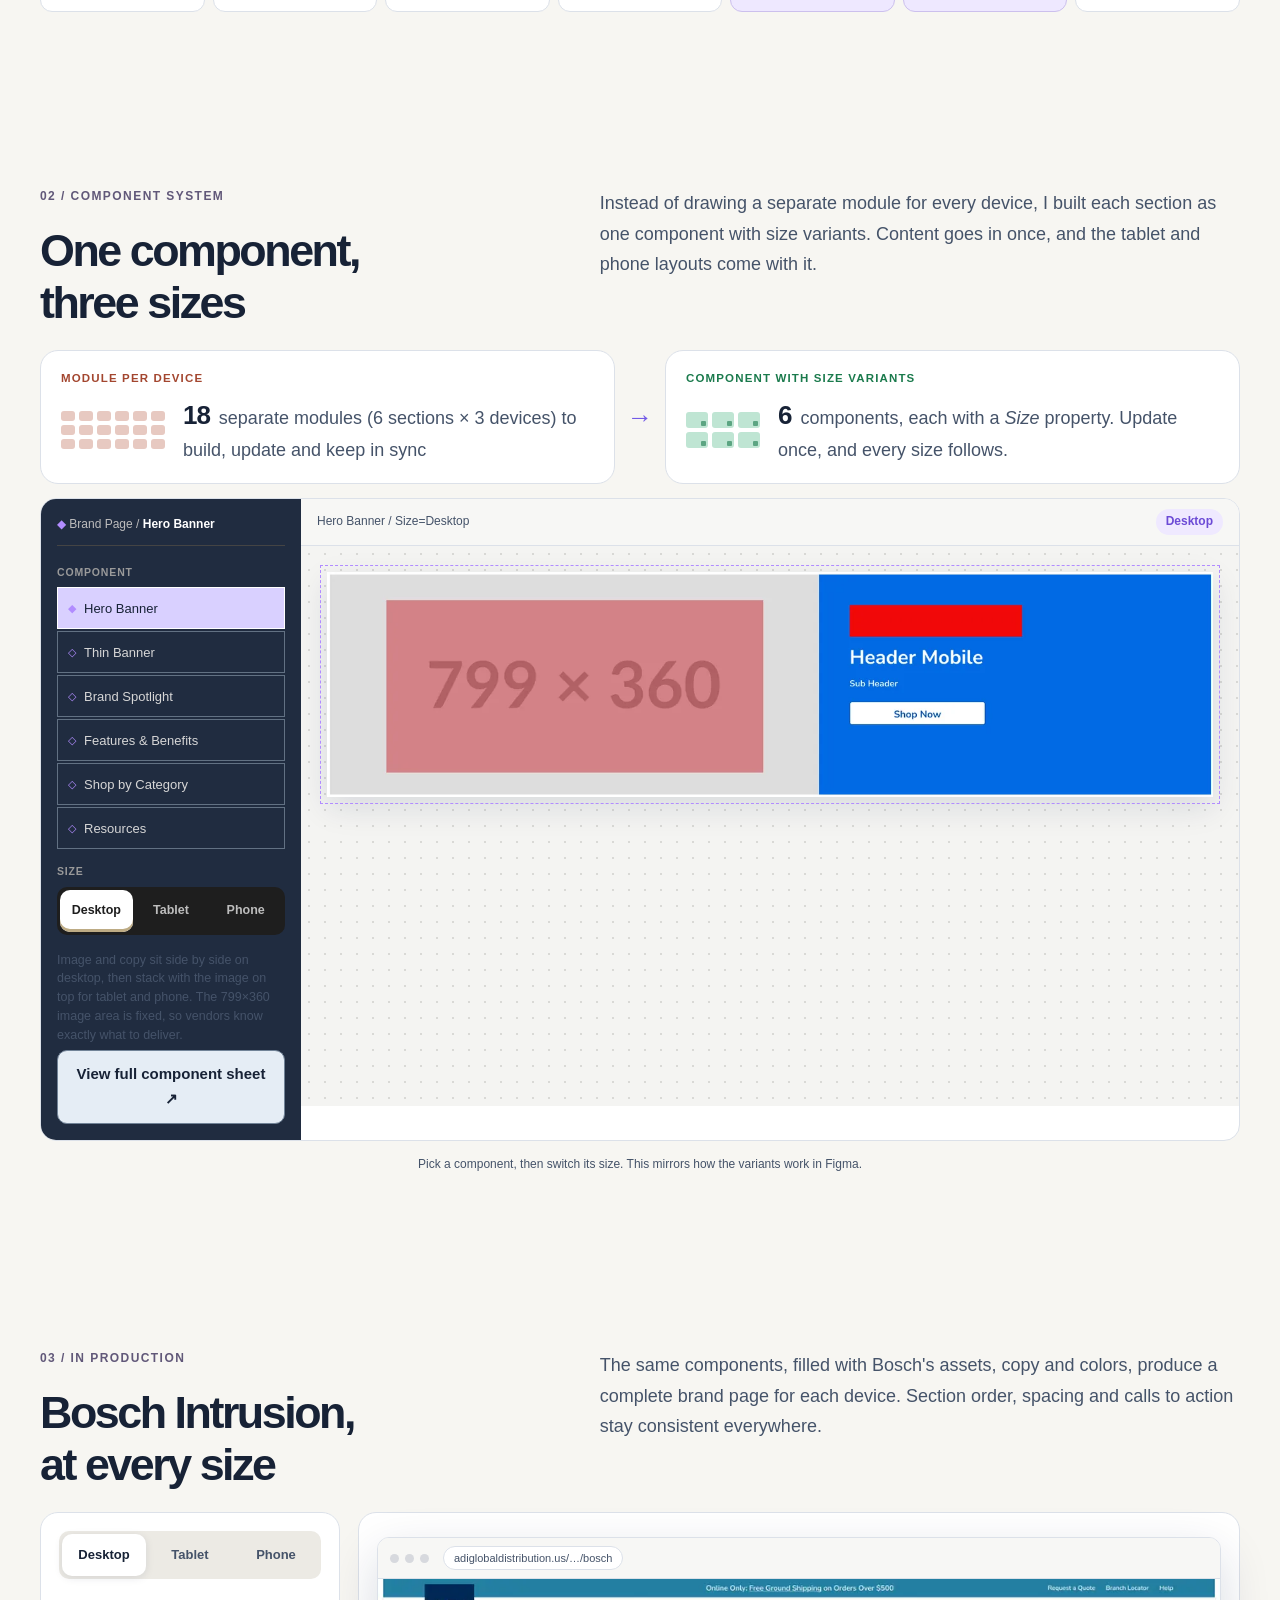
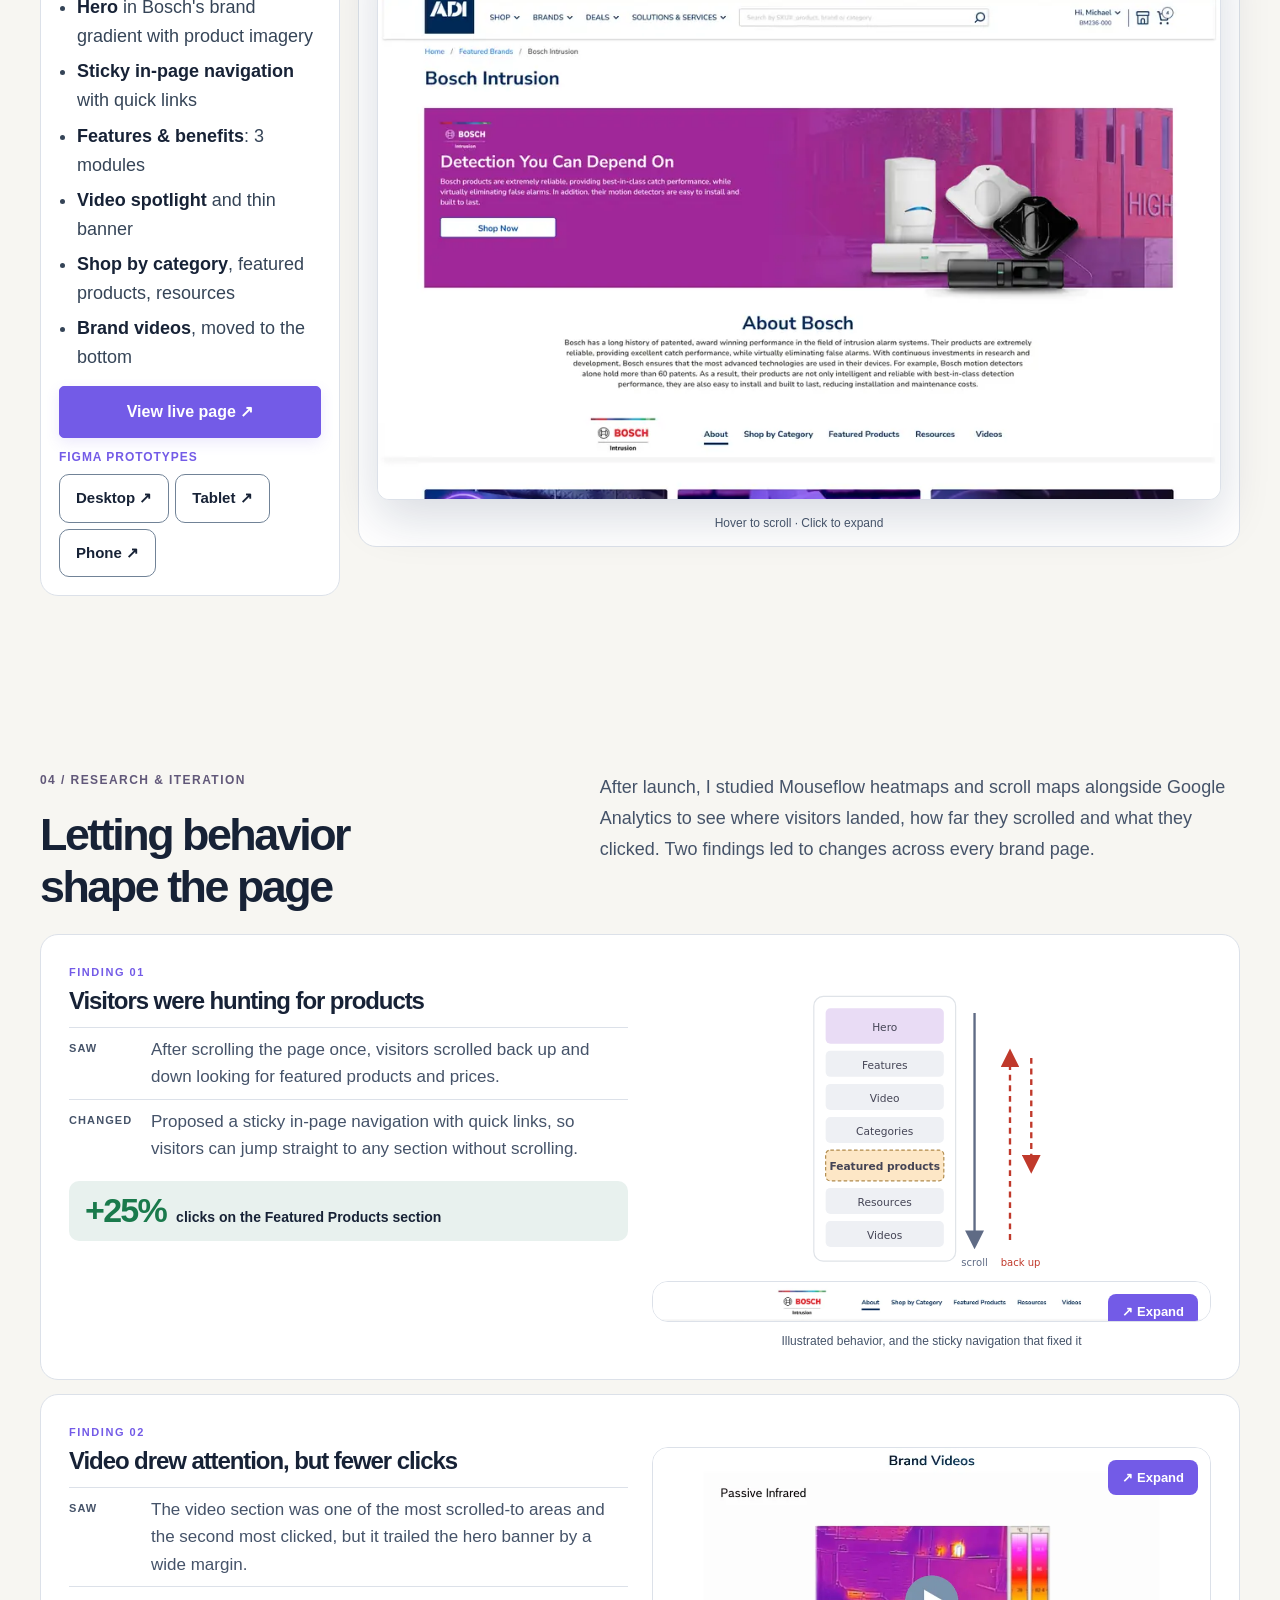
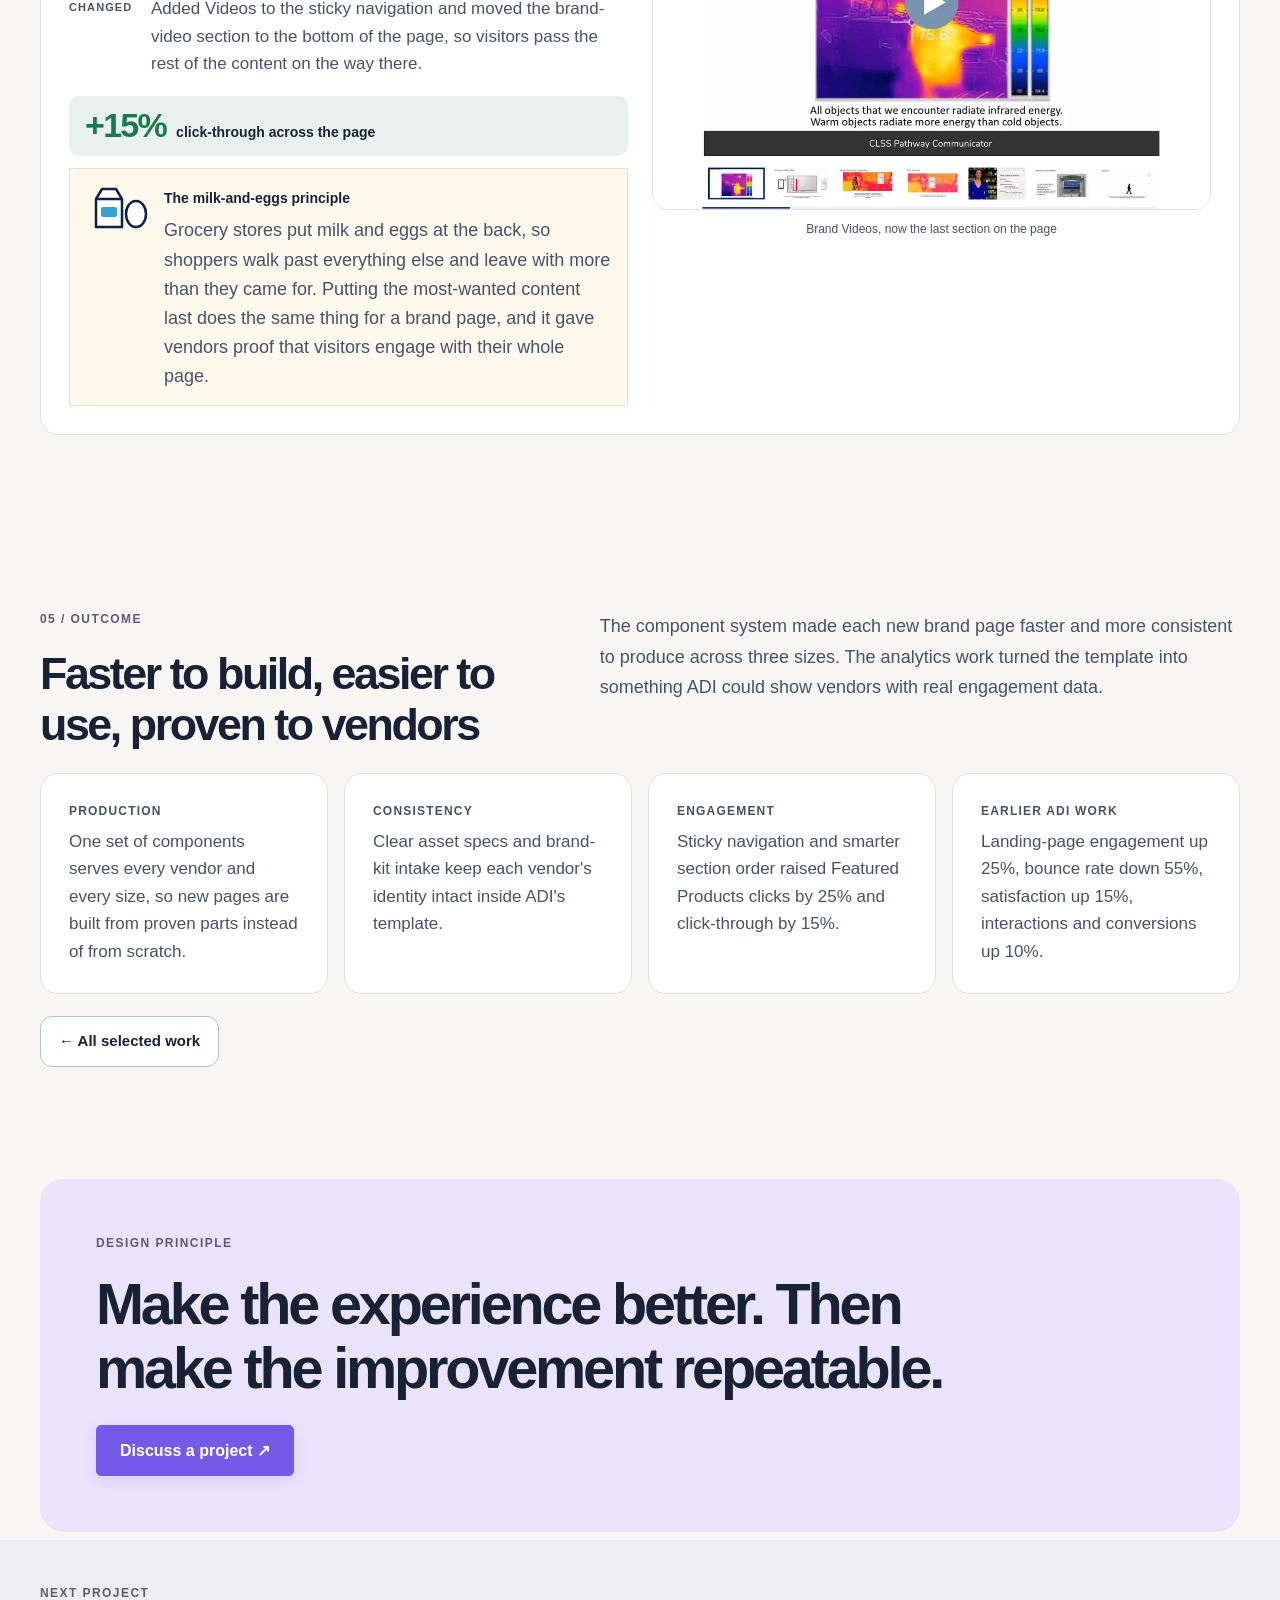
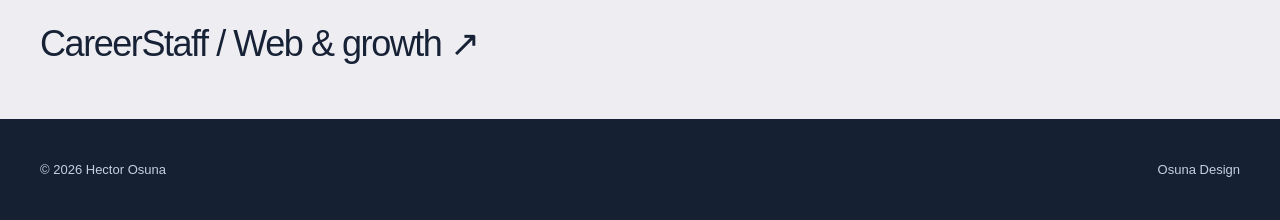
<file: adi-resideo.html>
<!doctype html><html lang="en"><head><meta charset="utf-8"><meta name="viewport" content="width=device-width,initial-scale=1"><title>ADI / Resideo Brand Pages — Hector Osuna</title><meta name="description" content="ADI / Resideo vendor brand pages: a responsive component system with desktop, tablet and phone variants, plus data-driven UX improvements."><link rel="icon" href="assets/favicon.svg" type="image/svg+xml"><link rel="alternate icon" href="assets/favicon.ico"><link rel="apple-touch-icon" href="assets/favicon-180.png"><link rel="stylesheet" href="styles.css"><link rel="stylesheet" href="editorial.css"><link rel="stylesheet" href="product-design.css"><link rel="stylesheet" href="brand-focus.css"></head><body class="cs-page adi-page product-portfolio"><a class="skip-link" href="#main">Skip to content</a><nav class="nav"><div class="container navin"><a class="brand" href="index.html"><img src="assets/osuna-logo.png" alt="Osuna Design"></a><div class="navlinks"><a href="index.html#work">Work</a><a href="index.html#approach">Approach</a><a href="about.html">About</a><a href="resume.html">Experience</a><a class="btn dark" href="mailto:hosuna23@gmail.com">Let's talk ↗</a></div><button class="menu" aria-label="Open navigation">☰</button></div></nav><main id="main">

<!-- HERO -->
<section class="case-hero">
  <div class="container">
    <div class="eyebrow">Selected Case Study — Design Systems &amp; UX</div>
    <h1>ADI / Resideo</h1>
    <p class="case-sub">Vendor brand pages, built as a system</p>
    <p class="lead">A responsive component library that turns each vendor's brief and assets into desktop, tablet and phone brand pages. Analytics then showed where the page could work harder.</p>

    <div class="ws-meta reveal">
      <div><h5>My Role</h5><p>Senior Designer</p></div>
      <div><h5>Company</h5><p>ADI Global Distribution (Resideo)</p></div>
      <div><h5>Project</h5><p>Vendor Brand Pages</p></div>
      <div><h5>Disciplines</h5><p>Design Systems, Responsive UI, UX Research</p></div>
      <div><h5>Partners</h5><p>Vendor brand &amp; marketing teams</p></div>
      <div><h5>Tools</h5><p>Figma, Mouseflow, Google Analytics</p></div>
    </div>

    <div class="cs-stats reveal">
      <div><strong>+25%</strong><span>Clicks on Featured Products after adding sticky navigation</span></div>
      <div><strong>+15%</strong><span>Click-through after moving the video section</span></div>
      <div><strong>6</strong><span>Reusable component families</span></div>
      <div><strong>3</strong><span>Sizes per component: desktop, tablet, phone</span></div>
      <div><strong>1</strong><span>Click to switch a section to another size</span></div>
    </div>
  </div>
</section><section class="brand-case-brief"><div class="container"><div class="eyebrow">Project at a glance</div><h2>Visual consistency without losing brand character</h2><div class="brief-grid"><div><h3>My contribution</h3><p>Build responsive brand-page components and adapt vendor assets to a shared B2B commerce framework.</p></div><div><h3>Key design decision</h3><p>Six component families with desktop, tablet and phone variants make recurring layouts reusable.</p></div><div><h3>Evidence</h3><p>Production examples and reported engagement observations are documented below.</p></div></div></div></section>

<!-- 01 WORKFLOW -->
<section>
  <div class="container">
    <div class="cs-head">
      <div><div class="eyebrow">01 / Workflow</div><h2>From vendor brief to three finished pages</h2></div>
      <p>ADI carries products from many vendors, and each gets its own brand page. I run the process end to end, from the first brief to measuring how the live page performs.</p>
    </div>
    <ol class="adi-steps reveal">
      <li><b>01</b><h6>Brief</h6><p>Review the creative brief and walk the vendor through the page structure: hero, features and benefits, video, categories, resources.</p></li>
      <li><b>02</b><h6>Goals</h6><p>Ask what the page should achieve and which products or services to feature.</p></li>
      <li><b>03</b><h6>Asset specs</h6><p>Explain the exact sizes and formats each section needs, so assets arrive ready to use.</p></li>
      <li><b>04</b><h6>Brand kit</h6><p>Collect the vendor's UI kit or identity guide to bring their colors and graphic elements into the page.</p></li>
      <li><b>05</b><h6>Build</h6><p>Drop images, copy and colors into components from the brand-page library.</p></li>
      <li><b>06</b><h6>Three sizes</h6><p>Switch each section to its tablet and phone variant with one click. No rebuilding.</p></li>
      <li><b>07</b><h6>Measure</h6><p>Track behavior with Mouseflow heatmaps and Google Analytics, then improve the template.</p></li>
    </ol>
  </div>
</section>

<!-- 02 COMPONENT SYSTEM -->
<section>
  <div class="container">
    <div class="cs-head">
      <div><div class="eyebrow">02 / Component system</div><h2>One component, three sizes</h2></div>
      <p>Instead of drawing a separate module for every device, I built each section as one component with size variants. Content goes in once, and the tablet and phone layouts come with it.</p>
    </div>

    <div class="adi-compare reveal">
      <div class="adi-cmp old">
        <h6>Module per device</h6>
        <div class="adi-grid-dots" aria-hidden="true"><i></i><i></i><i></i><i></i><i></i><i></i><i></i><i></i><i></i><i></i><i></i><i></i><i></i><i></i><i></i><i></i><i></i><i></i></div>
        <p><strong>18</strong> separate modules (6 sections × 3 devices) to build, update and keep in sync</p>
      </div>
      <div class="adi-cmp-arrow" aria-hidden="true">→</div>
      <div class="adi-cmp new">
        <h6>Component with size variants</h6>
        <div class="adi-grid-dots new" aria-hidden="true"><i></i><i></i><i></i><i></i><i></i><i></i></div>
        <p><strong>6</strong> components, each with a <em>Size</em> property. Update once, and every size follows.</p>
      </div>
    </div>

    <div class="adi-viewer reveal">
      <aside class="adi-props" aria-label="Component properties">
        <div class="adi-props-head"><span class="adi-diamond" aria-hidden="true">◆</span> Brand Page / <b data-cname>Hero Banner</b></div>
        <label class="adi-label">Component</label>
        <div class="adi-comp-list" role="tablist">
          <button role="tab" aria-selected="true" data-comp="hero">Hero Banner</button>
          <button role="tab" aria-selected="false" data-comp="banner">Thin Banner</button>
          <button role="tab" aria-selected="false" data-comp="spotlight">Brand Spotlight</button>
          <button role="tab" aria-selected="false" data-comp="features">Features &amp; Benefits</button>
          <button role="tab" aria-selected="false" data-comp="category">Shop by Category</button>
          <button role="tab" aria-selected="false" data-comp="resources">Resources</button>
        </div>
        <label class="adi-label">Size</label>
        <div class="adi-seg" role="radiogroup" aria-label="Size">
          <button role="radio" aria-checked="true" data-size="d">Desktop</button>
          <button role="radio" aria-checked="false" data-size="t">Tablet</button>
          <button role="radio" aria-checked="false" data-size="m">Phone</button>
        </div>
        <p class="adi-note" data-cnote></p>
        <button class="adi-sheet-btn" data-sheet>View full component sheet ↗</button>
      </aside>
      <div class="adi-stage">
        <div class="adi-stage-bar"><span data-cpath>Hero Banner / Size=Desktop</span><span class="adi-w" data-cw>Desktop</span></div>
        <div class="adi-canvas">
          <div class="adi-device" data-device="d"><img data-cimg src="assets/adi-hero-d.webp" alt="Hero Banner component, desktop variant"></div>
        </div>
      </div>
    </div>
    <p class="cs-hint">Pick a component, then switch its size. This mirrors how the variants work in Figma.</p>
  </div>
</section>

<!-- 03 THE RESULT -->
<section>
  <div class="container">
    <div class="cs-head">
      <div><div class="eyebrow">03 / In production</div><h2>Bosch Intrusion, at every size</h2></div>
      <p>The same components, filled with Bosch's assets, copy and colors, produce a complete brand page for each device. Section order, spacing and calls to action stay consistent everywhere.</p>
    </div>

    <div class="adi-result reveal">
      <div class="adi-result-side">
        <div class="adi-seg big" role="radiogroup" aria-label="Device">
          <button role="radio" aria-checked="true" data-dev="desktop">Desktop</button>
          <button role="radio" aria-checked="false" data-dev="tablet">Tablet</button>
          <button role="radio" aria-checked="false" data-dev="mobile">Phone</button>
        </div>
        <ul class="adi-result-list">
          <li><b>Hero</b> in Bosch's brand gradient with product imagery</li>
          <li><b>Sticky in-page navigation</b> with quick links</li>
          <li><b>Features &amp; benefits</b>: 3 modules</li>
          <li><b>Video spotlight</b> and thin banner</li>
          <li><b>Shop by category</b>, featured products, resources</li>
          <li><b>Brand videos</b>, moved to the bottom</li>
        </ul>
        <div class="adi-links">
          <a class="btn dark" href="https://www.adiglobaldistribution.us/catalog/featured-brands/bosch" target="_blank" rel="noopener">View live page ↗</a>
          <div class="adi-proto">
            <span>Figma prototypes</span>
            <a href="https://www.figma.com/proto/7C9GoXUUbYcwmM0ksYbQgR/Brand-Pages?node-id=32218-60067&amp;viewport=1114%2C197%2C0.5&amp;t=qDn74t6LiAt8lcRX-1&amp;scaling=min-zoom&amp;content-scaling=fixed&amp;page-id=24910%3A27937" target="_blank" rel="noopener">Desktop ↗</a>
            <a href="https://www.figma.com/proto/7C9GoXUUbYcwmM0ksYbQgR/Brand-Pages?node-id=32218-61537&amp;viewport=1114%2C197%2C0.5&amp;t=xkFmRMzyC1UKio1G-1&amp;scaling=min-zoom&amp;content-scaling=fixed&amp;page-id=24910%3A27937" target="_blank" rel="noopener">Tablet ↗</a>
            <a href="https://www.figma.com/proto/7C9GoXUUbYcwmM0ksYbQgR/Brand-Pages?node-id=32218-61537&amp;viewport=1114%2C197%2C0.5&amp;t=xkFmRMzyC1UKio1G-1&amp;scaling=min-zoom&amp;content-scaling=fixed&amp;page-id=24910%3A27937" target="_blank" rel="noopener">Phone ↗</a>
          </div>
        </div>
      </div>
      <div class="adi-result-stage">
        <figure class="adi-frame desktop" data-full="assets/adi-bosch-desktop.webp" data-title="Bosch brand page — desktop">
          <div class="adi-frame-bar"><i></i><i></i><i></i><span>adiglobaldistribution.us/…/bosch</span></div>
          <div class="adi-frame-screen"><img data-devimg src="assets/adi-bosch-desktop.webp" alt="Bosch Intrusion brand page on desktop" loading="lazy"></div>
        </figure>
        <p class="cs-hint">Hover to scroll · Click to expand</p>
      </div>
    </div>
  </div>
</section>

<!-- 04 RESEARCH & FINDINGS -->
<section>
  <div class="container">
    <div class="cs-head">
      <div><div class="eyebrow">04 / Research &amp; iteration</div><h2>Letting behavior shape the page</h2></div>
      <p>After launch, I studied Mouseflow heatmaps and scroll maps alongside Google Analytics to see where visitors landed, how far they scrolled and what they clicked. Two findings led to changes across every brand page.</p>
    </div>

    <div class="adi-findings">
      <article class="adi-finding reveal">
        <div class="adi-f-num">Finding 01</div>
        <div class="adi-f-grid">
          <div class="adi-f-copy">
            <h3>Visitors were hunting for products</h3>
            <div class="adi-f-row"><span>Saw</span><p>After scrolling the page once, visitors scrolled back up and down looking for featured products and prices.</p></div>
            <div class="adi-f-row"><span>Changed</span><p>Proposed a sticky in-page navigation with quick links, so visitors can jump straight to any section without scrolling.</p></div>
            <div class="adi-f-result"><strong>+25%</strong><span>clicks on the Featured Products section</span></div>
          </div>
          <div class="adi-f-visual">
            <svg class="adi-scrollmap" viewbox="0 0 220 240" role="img" aria-label="Diagram: a visitor scrolls down the whole page, then back up looking for featured products">
              <rect x="10" y="8" width="120" height="224" rx="8" fill="#fff" stroke="#dfe3e8"></rect>
              <rect x="20" y="18" width="100" height="30" rx="4" fill="#e9dcf5"></rect><text x="70" y="37" text-anchor="middle">Hero</text>
              <rect x="20" y="54" width="100" height="22" rx="4" fill="#eef0f4"></rect><text x="70" y="69" text-anchor="middle">Features</text>
              <rect x="20" y="82" width="100" height="22" rx="4" fill="#eef0f4"></rect><text x="70" y="97" text-anchor="middle">Video</text>
              <rect x="20" y="110" width="100" height="22" rx="4" fill="#eef0f4"></rect><text x="70" y="125" text-anchor="middle">Categories</text>
              <rect x="20" y="138" width="100" height="26" rx="4" fill="#fde7c6" stroke="#b18b4c" stroke-dasharray="3 2"></rect><text x="70" y="155" text-anchor="middle" font-weight="700">Featured products</text>
              <rect x="20" y="170" width="100" height="22" rx="4" fill="#eef0f4"></rect><text x="70" y="185" text-anchor="middle">Resources</text>
              <rect x="20" y="198" width="100" height="22" rx="4" fill="#eef0f4"></rect><text x="70" y="213" text-anchor="middle">Videos</text>
              <path d="M146 22 V214" stroke="#5f6b85" stroke-width="2" fill="none" marker-end="url(#ah)"></path>
              <path d="M176 214 C176 190 176 170 176 60" stroke="#c0392b" stroke-width="2" fill="none" stroke-dasharray="5 4" marker-end="url(#ah2)"></path>
              <path d="M194 60 V150" stroke="#c0392b" stroke-width="2" fill="none" stroke-dasharray="5 4" marker-end="url(#ah2)"></path>
              <text x="146" y="236" text-anchor="middle" class="s">scroll</text><text x="185" y="236" text-anchor="middle" class="s r">back up</text>
              <defs><marker id="ah" markerwidth="8" markerheight="8" refx="4" refy="4" orient="auto"><path d="M0 0 L8 4 L0 8z" fill="#5f6b85"></path></marker><marker id="ah2" markerwidth="8" markerheight="8" refx="4" refy="4" orient="auto"><path d="M0 0 L8 4 L0 8z" fill="#c0392b"></path></marker></defs>
            </svg>
            <button class="ws-tile flat adi-navshot" data-full="assets/adi-sticky-nav.webp" data-title="Sticky in-page navigation on the Bosch page"><img src="assets/adi-sticky-nav.webp" alt="Sticky brand-page navigation with the Bosch logo and links: About, Shop by Category, Featured Products, Resources, Videos" loading="lazy"></button>
            <p class="adi-cap">Illustrated behavior, and the sticky navigation that fixed it</p>
          </div>
        </div>
      </article>

      <article class="adi-finding reveal">
        <div class="adi-f-num">Finding 02</div>
        <div class="adi-f-grid">
          <div class="adi-f-copy">
            <h3>Video drew attention, but fewer clicks</h3>
            <div class="adi-f-row"><span>Saw</span><p>The video section was one of the most scrolled-to areas and the second most clicked, but it trailed the hero banner by a wide margin.</p></div>
            <div class="adi-f-row"><span>Changed</span><p>Added Videos to the sticky navigation and moved the brand-video section to the bottom of the page, so visitors pass the rest of the content on the way there.</p></div>
            <div class="adi-f-result"><strong>+15%</strong><span>click-through across the page</span></div>
            <div class="adi-grocery">
              <div class="adi-g-icons" aria-hidden="true"><svg viewbox="0 0 64 48" width="64" height="48"><path d="M10 16 L16 6 H30 L36 16 V44 H10Z" fill="#fff" stroke="#0f2046" stroke-width="2.5" stroke-linejoin="round"></path><path d="M10 16 H36" stroke="#0f2046" stroke-width="2.5"></path><rect x="15" y="24" width="16" height="10" rx="2" fill="#36a3d6"></rect><ellipse cx="50" cy="31" rx="10" ry="13" fill="#fff" stroke="#0f2046" stroke-width="2.5"></ellipse></svg></div>
              <div><b>The milk-and-eggs principle</b><p>Grocery stores put milk and eggs at the back, so shoppers walk past everything else and leave with more than they came for. Putting the most-wanted content last does the same thing for a brand page, and it gave vendors proof that visitors engage with their whole page.</p></div>
            </div>
          </div>
          <div class="adi-f-visual">
            <button class="ws-tile flat" data-full="assets/adi-video-section.webp" data-title="Brand Videos section, now at the bottom of the page"><img src="assets/adi-video-section.webp" alt="Brand Videos section with a thermal-imaging video player and a row of video thumbnails" loading="lazy"></button>
            <p class="adi-cap">Brand Videos, now the last section on the page</p>
          </div>
        </div>
      </article>
    </div>
  </div>
</section>

<!-- 05 OUTCOME -->
<section>
  <div class="container">
    <div class="cs-head">
      <div><div class="eyebrow">05 / Outcome</div><h2>Faster to build, easier to use, proven to vendors</h2></div>
      <p>The component system made each new brand page faster and more consistent to produce across three sizes. The analytics work turned the template into something ADI could show vendors with real engagement data.</p>
    </div>
    <div class="adi-outcomes reveal">
      <div><h6>Production</h6><p>One set of components serves every vendor and every size, so new pages are built from proven parts instead of from scratch.</p></div>
      <div><h6>Consistency</h6><p>Clear asset specs and brand-kit intake keep each vendor's identity intact inside ADI's template.</p></div>
      <div><h6>Engagement</h6><p>Sticky navigation and smarter section order raised Featured Products clicks by 25% and click-through by 15%.</p></div>
      <div><h6>Earlier ADI work</h6><p>Landing-page engagement up 25%, bounce rate down 55%, satisfaction up 15%, interactions and conversions up 10%.</p></div>
    </div>
    <a class="back" href="index.html#work">← All selected work</a>
  </div>
</section>

<section class="cs-cta-wrap">
  <div class="container">
    <div class="cta reveal"><div class="eyebrow">Design principle</div><h2>Make the experience better. Then make the improvement repeatable.</h2><a class="btn dark" href="mailto:hosuna23@gmail.com">Discuss a project ↗</a></div>
  </div>
</section>

<section class="brand-next"><div class="container"><span class="eyebrow">Next project</span><a href="careerstaff.html">CareerStaff / Web & growth ↗</a></div></section></main>

<dialog class="cs-lightbox" aria-label="Expanded image">
  <div class="cs-lb-bar"><span class="cs-lb-title"></span><button class="cs-lb-close" aria-label="Close">✕</button></div>
  <div class="cs-lb-body"><img alt=""></div>
</dialog>

<footer class="footer"><div class="container footerin"><div>© <span data-year></span> Hector Osuna</div><div>Osuna Design</div></div></footer>
<script src="script.js"></script>
<script>
(function(){
  /* Lightbox */
  var lb=document.querySelector('.cs-lightbox'), lbImg=lb.querySelector('img'), lbT=lb.querySelector('.cs-lb-title');
  function openLb(src,title){lbImg.src=src;lbImg.alt=title||'';lbT.textContent=title||'';lb.showModal?lb.showModal():lb.setAttribute('open','');lb.querySelector('.cs-lb-body').scrollTop=0}
  function bindLb(el){
    if(el.tagName!=='BUTTON'){el.setAttribute('tabindex','0');el.setAttribute('role','button')}
    el.addEventListener('click',function(){openLb(el.dataset.full,el.dataset.title)});
    el.addEventListener('keydown',function(e){if(el.tagName!=='BUTTON'&&(e.key==='Enter'||e.key===' ')){e.preventDefault();openLb(el.dataset.full,el.dataset.title)}});
  }
  document.querySelectorAll('[data-full]').forEach(bindLb);
  lb.querySelector('.cs-lb-close').addEventListener('click',function(){lb.close()});
  lb.addEventListener('click',function(e){if(e.target===lb)lb.close()});

  /* Component viewer */
  var C={
    hero:{n:'Hero Banner',t:'Image and copy sit side by side on desktop, then stack with the image on top for tablet and phone. The 799×360 image area is fixed, so vendors know exactly what to deliver.'},
    banner:{n:'Thin Banner',t:'A slim promotional strip. On desktop the lifestyle image sits left of the copy and CTA; on tablet and phone it moves on top. Variants cover no product, two products, five products and lifestyle.'},
    spotlight:{n:'Brand Spotlight',t:'A 706×400 video spotlight. Video and copy share one row on desktop and stack on smaller screens. White and gray background variants help pace long pages.'},
    features:{n:'Features & Benefits',t:'Three or four benefit modules sit in one row on desktop and stack into a single column on tablet and phone, so every benefit stays readable.'},
    category:{n:'Shop by Category',t:'Five or six category tiles: all in one row on desktop, three across on tablet, two across on phone. Label-on-top and label-on-bottom variants are included.'},
    resources:{n:'Resources',t:'Two 710×370 content cards sit side by side on desktop and tablet, then stack on phone. One image size works at every breakpoint.'}
  };
  var SZ={d:'Desktop',t:'Tablet',m:'Phone'}, comp='hero', size='d';
  var img=document.querySelector('[data-cimg]'), dev=document.querySelector('.adi-device');
  function render(){
    var c=C[comp];
    img.style.opacity=0;
    var n=new Image(); n.onload=function(){img.src=n.src;img.alt=c.n+' component, '+SZ[size].toLowerCase()+' variant';dev.dataset.device=size;img.style.opacity=1};
    n.src='assets/adi-'+comp+'-'+size+'.webp';
    document.querySelector('[data-cname]').textContent=c.n;
    document.querySelector('[data-cnote]').textContent=c.t;
    document.querySelector('[data-cpath]').textContent=c.n+' / Size='+SZ[size];
    document.querySelector('[data-cw]').textContent=SZ[size];
    document.querySelectorAll('[data-comp]').forEach(function(b){b.setAttribute('aria-selected',b.dataset.comp===comp)});
    document.querySelectorAll('[data-size]').forEach(function(b){b.setAttribute('aria-checked',b.dataset.size===size)});
  }
  document.querySelectorAll('[data-comp]').forEach(function(b){b.addEventListener('click',function(){comp=b.dataset.comp;render()})});
  document.querySelectorAll('[data-size]').forEach(function(b){b.addEventListener('click',function(){size=b.dataset.size;render()})});
  document.querySelector('[data-sheet]').addEventListener('click',function(){openLb('assets/adi-sheet-'+comp+'.webp',C[comp].n+' — full component sheet')});
  render();

  /* Device switcher */
  var frame=document.querySelector('.adi-frame'), dimg=document.querySelector('[data-devimg]');
  var DV={desktop:'Desktop',tablet:'Tablet',mobile:'Phone'};
  document.querySelectorAll('[data-dev]').forEach(function(b){b.addEventListener('click',function(){
    var d=b.dataset.dev;
    document.querySelectorAll('[data-dev]').forEach(function(x){x.setAttribute('aria-checked',x===b)});
    frame.className='adi-frame '+d;
    dimg.src='assets/adi-bosch-'+d+'.webp'; dimg.alt='Bosch Intrusion brand page on '+DV[d].toLowerCase();
    frame.dataset.full=dimg.src; frame.dataset.title='Bosch brand page — '+DV[d].toLowerCase();
  })});
})();
</script>
<script src="product-design.js"></script></body></html>
</file>
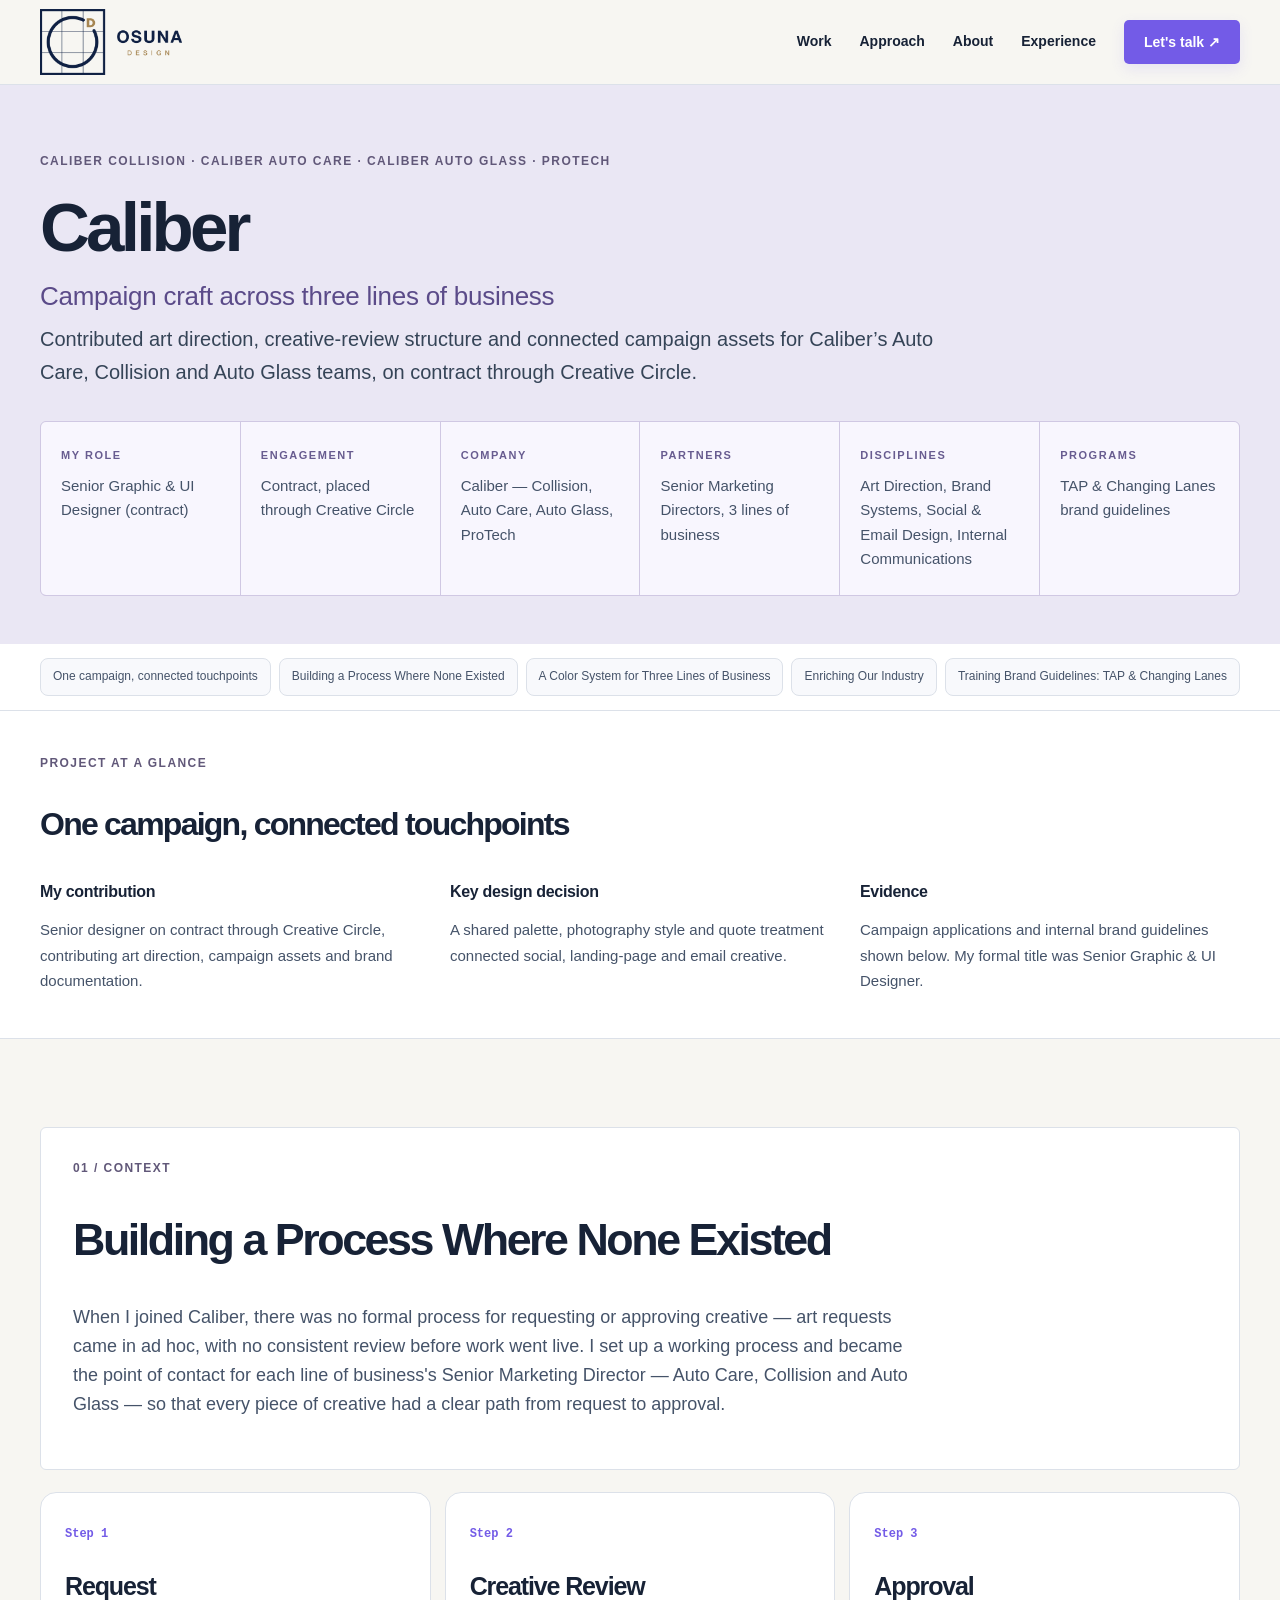
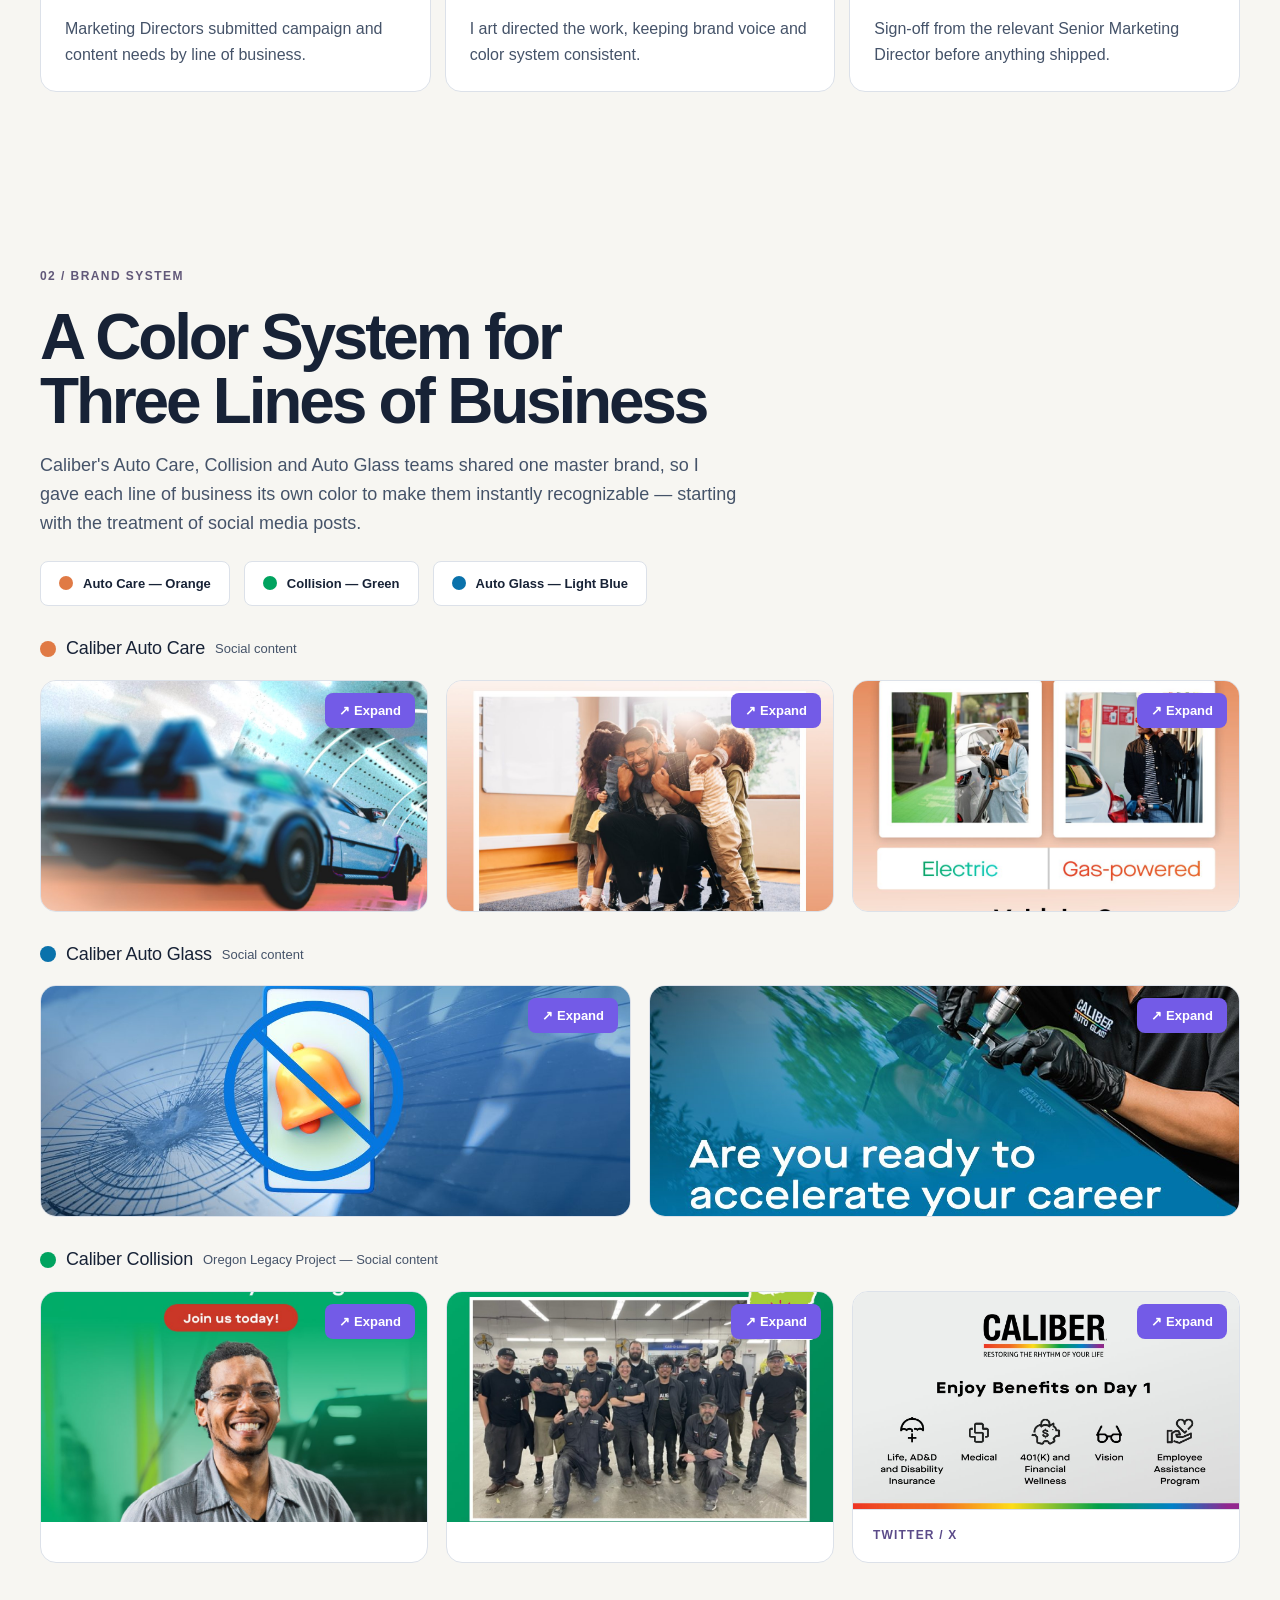
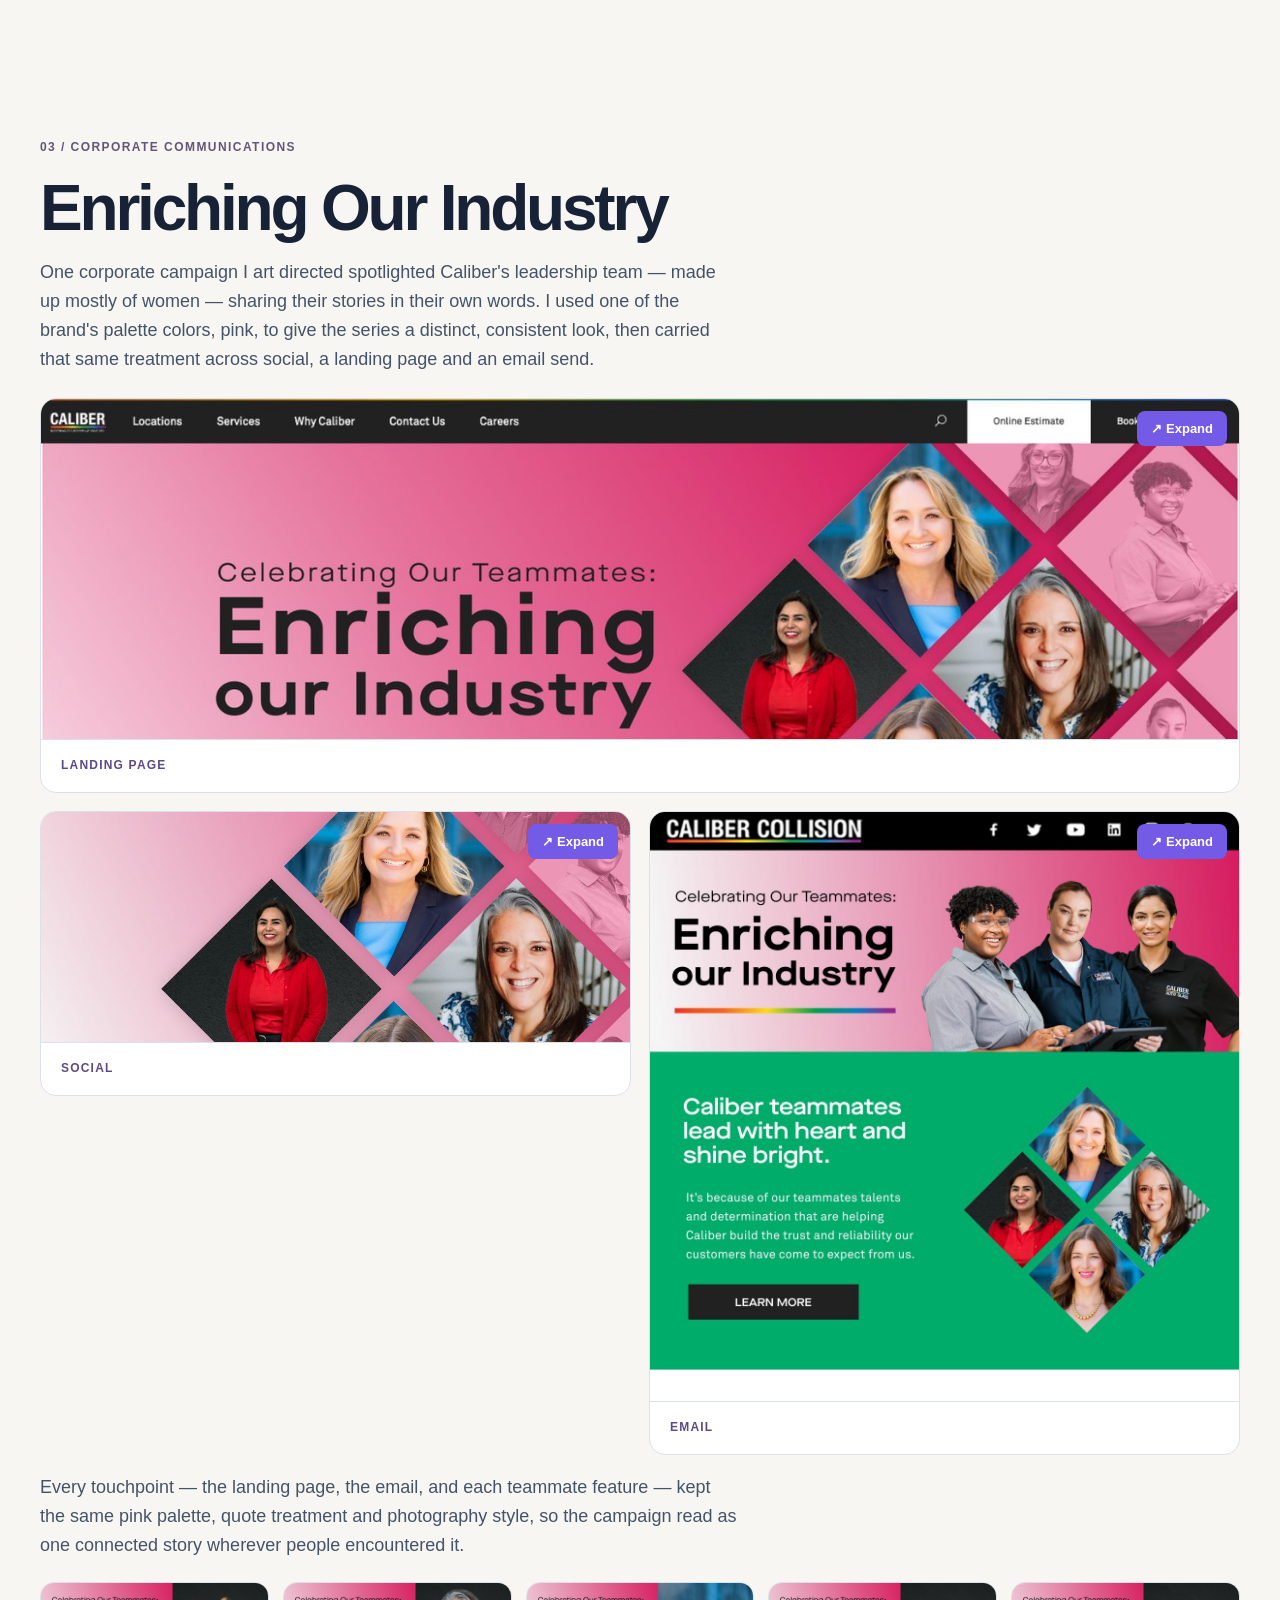
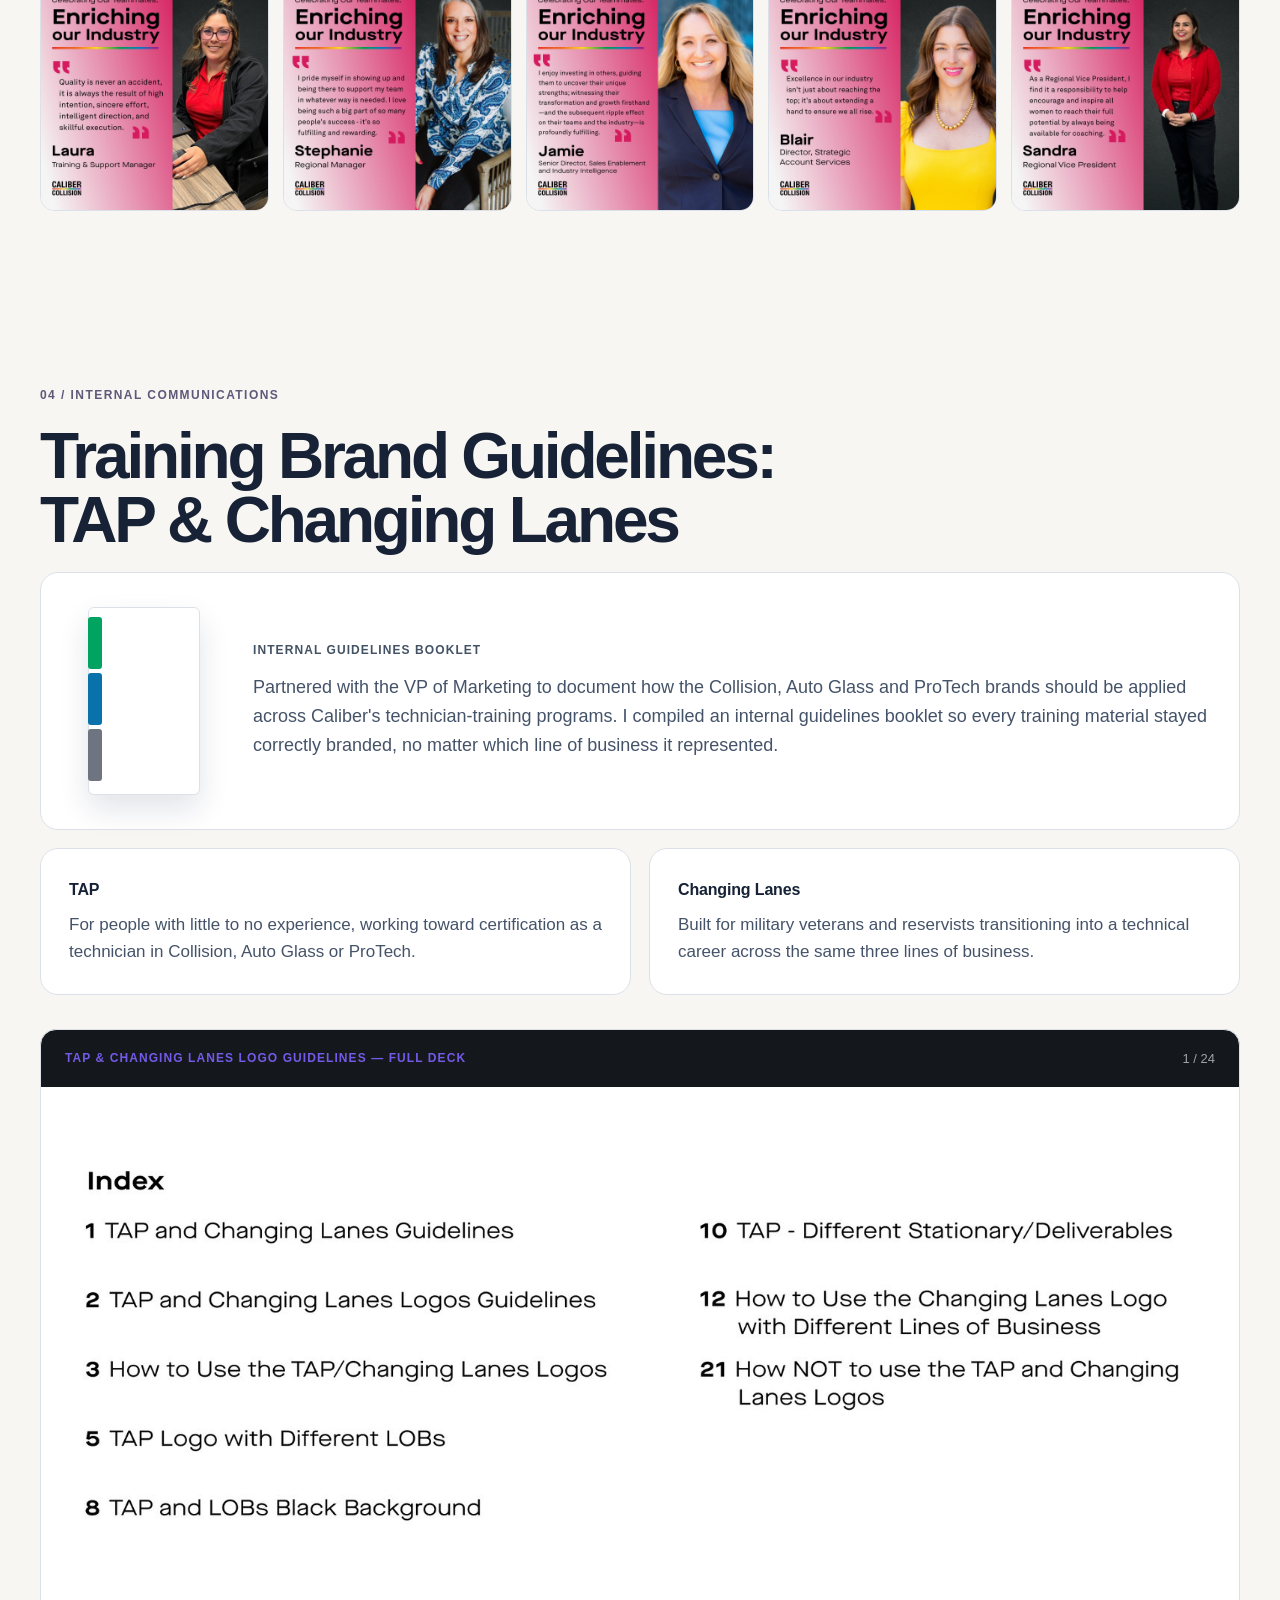
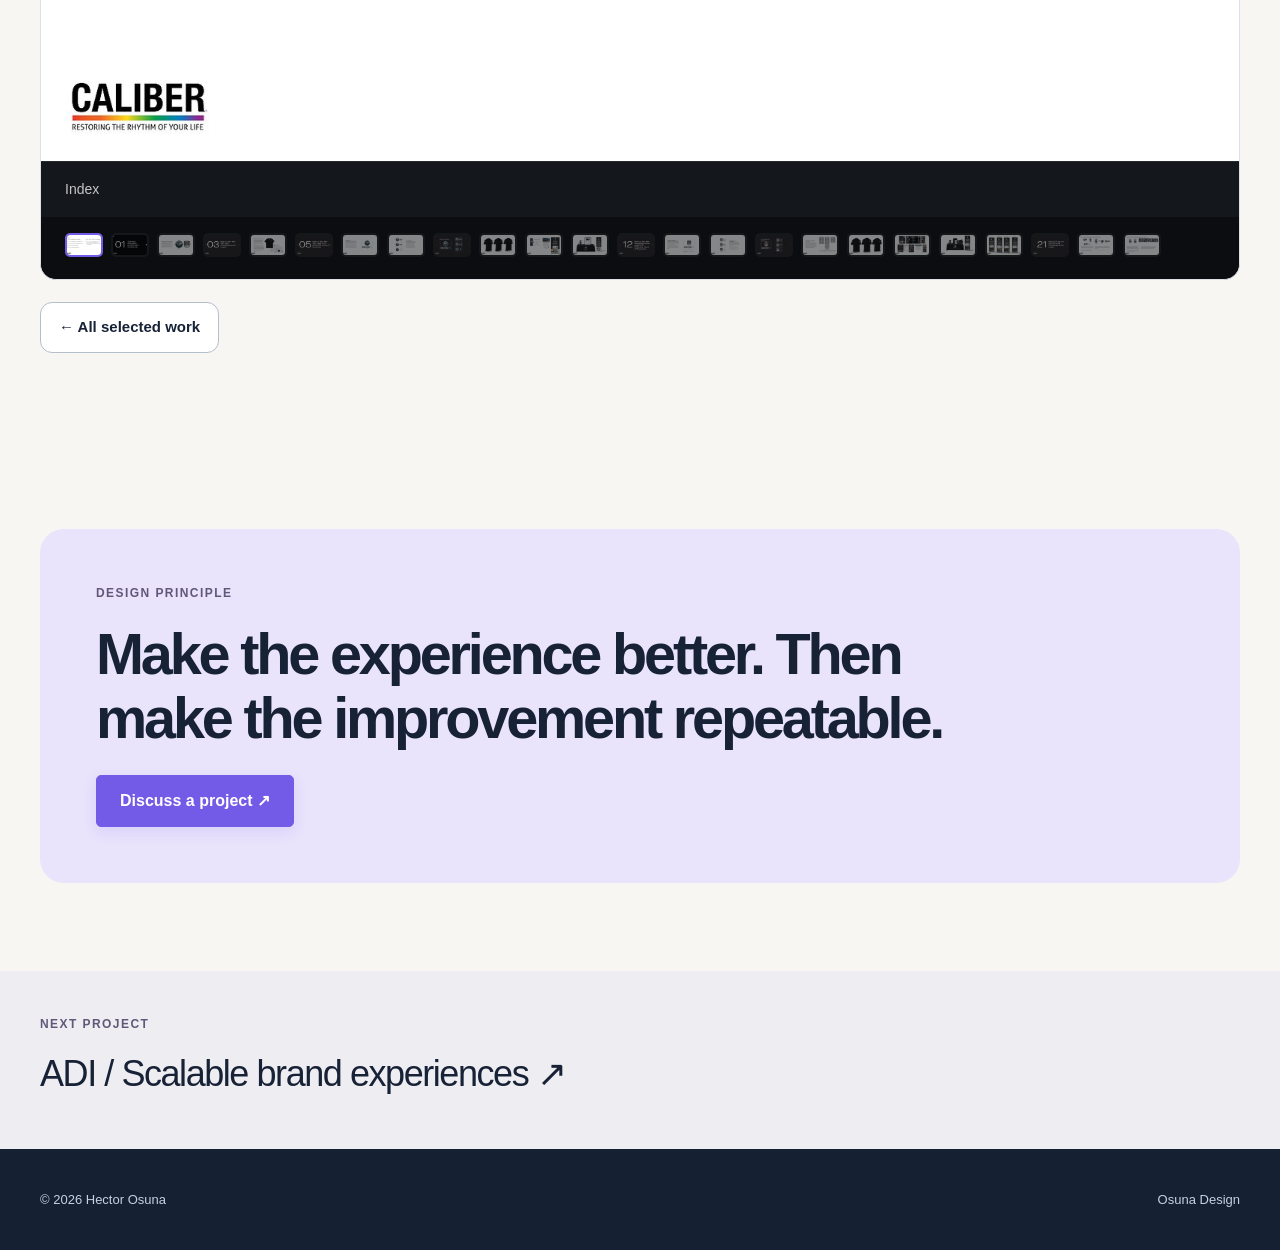
<file: caliber.html>
<!doctype html><html lang="en"><head><meta charset="utf-8"><meta name="viewport" content="width=device-width,initial-scale=1"><title>Caliber — Hector Osuna</title><link rel="icon" href="assets/favicon.svg" type="image/svg+xml"><link rel="alternate icon" href="assets/favicon.ico"><link rel="apple-touch-icon" href="assets/favicon-180.png"><link rel="stylesheet" href="styles.css"><link rel="stylesheet" href="editorial.css"><link rel="stylesheet" href="product-design.css"><link rel="stylesheet" href="brand-focus.css"></head><body class="cs-page product-portfolio"><a class="skip-link" href="#main">Skip to content</a><nav class="nav"><div class="container navin"><a class="brand" href="index.html"><img src="assets/osuna-logo.png" alt="Osuna Design"></a><div class="navlinks"><a href="index.html#work">Work</a><a href="index.html#approach">Approach</a><a href="about.html">About</a><a href="resume.html">Experience</a><a class="btn dark" href="mailto:hosuna23@gmail.com">Let's talk ↗</a></div><button class="menu" aria-label="Open navigation">☰</button></div></nav><main id="main">

<section class="case-hero">
  <div class="container">
    <div class="eyebrow">Caliber Collision · Caliber Auto Care · Caliber Auto Glass · ProTech</div>
    <h1>Caliber</h1>
    <p class="case-sub">Campaign craft across three lines of business</p>
    <p class="lead">Contributed art direction, creative-review structure and connected campaign assets for Caliber’s Auto Care, Collision and Auto Glass teams, on contract through Creative Circle.</p>

    <div class="ws-meta reveal">
      <div><h5>My Role</h5><p>Senior Graphic &amp; UI Designer (contract)</p></div>
      <div><h5>Engagement</h5><p>Contract, placed through Creative Circle</p></div>
      <div><h5>Company</h5><p>Caliber — Collision, Auto Care, Auto Glass, ProTech</p></div>
      <div><h5>Partners</h5><p>Senior Marketing Directors, 3 lines of business</p></div>
      <div><h5>Disciplines</h5><p>Art Direction, Brand Systems, Social &amp; Email Design, Internal Communications</p></div>
      <div><h5>Programs</h5><p>TAP &amp; Changing Lanes brand guidelines</p></div>
    </div>
  </div>
</section><section class="brand-case-brief"><div class="container"><div class="eyebrow">Project at a glance</div><h2>One campaign, connected touchpoints</h2><div class="brief-grid"><div><h3>My contribution</h3><p>Senior designer on contract through Creative Circle, contributing art direction, campaign assets and brand documentation.</p></div><div><h3>Key design decision</h3><p>A shared palette, photography style and quote treatment connected social, landing-page and email creative.</p></div><div><h3>Evidence</h3><p>Campaign applications and internal brand guidelines shown below. My formal title was Senior Graphic &amp; UI Designer.</p></div></div></div></section>

<section>
  <div class="container">
    <div class="case-block reveal">
      <div class="eyebrow">01 / Context</div>
      <h2>Building a Process Where None Existed</h2>
      <p>When I joined Caliber, there was no formal process for requesting or approving creative — art requests came in ad hoc, with no consistent review before work went live. I set up a working process and became the point of contact for each line of business's Senior Marketing Director — Auto Care, Collision and Auto Glass — so that every piece of creative had a clear path from request to approval.</p>
    </div>
    <div class="cal-process reveal">
      <div class="step"><b>Step 1</b><h3>Request</h3><p style="color:var(--muted);margin:0">Marketing Directors submitted campaign and content needs by line of business.</p></div>
      <div class="step"><b>Step 2</b><h3>Creative Review</h3><p style="color:var(--muted);margin:0">I art directed the work, keeping brand voice and color system consistent.</p></div>
      <div class="step"><b>Step 3</b><h3>Approval</h3><p style="color:var(--muted);margin:0">Sign-off from the relevant Senior Marketing Director before anything shipped.</p></div>
    </div>
  </div>
</section>

<section>
  <div class="container">
    <div class="eyebrow">02 / Brand System</div>
    <h2 style="font-size:clamp(38px,5vw,66px);letter-spacing:-.05em;line-height:1;margin:0 0 10px">A Color System for Three Lines of Business</h2>
    <p style="font-size:18px;color:var(--muted);max-width:700px">Caliber's Auto Care, Collision and Auto Glass teams shared one master brand, so I gave each line of business its own color to make them instantly recognizable — starting with the treatment of social media posts.</p>

    <div class="cal-swatches reveal">
      <div class="cal-swatch"><span class="cal-dot" style="background:var(--cal-orange)"></span>Auto Care — Orange</div>
      <div class="cal-swatch"><span class="cal-dot" style="background:var(--cal-green)"></span>Collision — Green</div>
      <div class="cal-swatch"><span class="cal-dot" style="background:var(--cal-blue)"></span>Auto Glass — Light Blue</div>
    </div>

    <div class="cal-lob reveal">
      <div class="cal-lob-head"><span class="cal-dot" style="background:var(--cal-orange)"></span><h4>Caliber Auto Care</h4><span>Social content</span></div>
      <div class="ws-gallery g3">
        <div class="ws-gallery-item sq" tabindex="0" data-full="assets/caliber/ac-daylight-saving.jpg" data-title="Caliber Auto Care — Daylight Saving Time"><img src="assets/caliber/ac-daylight-saving.jpg" alt="Caliber Auto Care Facebook post about Daylight Saving Time, orange brand treatment"></div>
        <div class="ws-gallery-item sq" tabindex="0" data-full="assets/caliber/ac-teacher-appreciation.jpg" data-title="Caliber Auto Care — Teacher Appreciation Day"><img src="assets/caliber/ac-teacher-appreciation.jpg" alt="Caliber Auto Care Facebook post for Teacher Appreciation Day, orange brand treatment"></div>
        <div class="ws-gallery-item sq" tabindex="0" data-full="assets/caliber/ac-ev-or-gas.jpg" data-title="Caliber Auto Care — Electric or Gas?"><img src="assets/caliber/ac-ev-or-gas.jpg" alt="Caliber Auto Care Facebook post asking electric vs. gas-powered vehicles, orange brand treatment"></div>
      </div>
    </div>

    <div class="cal-lob reveal">
      <div class="cal-lob-head"><span class="cal-dot" style="background:var(--cal-blue)"></span><h4>Caliber Auto Glass</h4><span>Social content</span></div>
      <div class="ws-gallery g2">
        <div class="ws-gallery-item sq" tabindex="0" data-full="assets/caliber/ag-distracted-driving.jpg" data-title="Caliber Auto Glass — Distracted Driving Awareness Month"><img src="assets/caliber/ag-distracted-driving.jpg" alt="Caliber Auto Glass Facebook post for Distracted Driving Awareness Month, blue brand treatment"></div>
        <div class="ws-gallery-item sq" tabindex="0" data-full="assets/caliber/ag-recruiting.jpg" data-title="Caliber Auto Glass — Recruiting"><img src="assets/caliber/ag-recruiting.jpg" alt="Caliber Auto Glass recruiting Facebook post, blue brand treatment"></div>
      </div>
    </div>

    <div class="cal-lob reveal">
      <div class="cal-lob-head"><span class="cal-dot" style="background:var(--cal-green)"></span><h4>Caliber Collision</h4><span>Oregon Legacy Project — Social content</span></div>
      <div class="ws-gallery g3">
        <div class="ws-gallery-item sq" tabindex="0" data-full="assets/caliber/cc-hiring.jpg" data-title="Caliber Collision — Hiring"><img src="assets/caliber/cc-hiring.jpg" alt="Caliber Collision hiring Facebook post, green brand treatment"></div>
        <div class="ws-gallery-item sq" tabindex="0" data-full="assets/caliber/cc-team-tigard.jpg" data-title="Caliber Collision — Team Tigard"><img src="assets/caliber/cc-team-tigard.jpg" alt="Caliber Collision Team Tigard Facebook post, green brand treatment"></div>
        <div class="ws-gallery-item" style="align-self:start" tabindex="0" data-full="assets/caliber/cc-benefits.jpg" data-title="Caliber Collision — Teammate Benefits (Twitter / X)"><img src="assets/caliber/cc-benefits.jpg" alt="Caliber Collision teammate benefits post for Twitter/X" style="height:auto"><div class="ws-gallery-title">Twitter / X</div></div>
      </div>
    </div>
  </div>
</section>

<section>
  <div class="container">
    <div class="eyebrow">03 / Corporate Communications</div>
    <h2 style="font-size:clamp(38px,5vw,66px);letter-spacing:-.05em;line-height:1;margin:0 0 10px">Enriching Our Industry</h2>
    <p style="font-size:18px;color:var(--muted);max-width:700px">One corporate campaign I art directed spotlighted Caliber's leadership team — made up mostly of women — sharing their stories in their own words. I used one of the brand's palette colors, pink, to give the series a distinct, consistent look, then carried that same treatment across social, a landing page and an email send.</p>

    <div class="ws-gallery-item reveal" style="margin-top:24px" tabindex="0" data-full="assets/caliber/campaign-landing.jpg" data-title="Enriching Our Industry — Landing Page">
      <img src="assets/caliber/campaign-landing.jpg" alt="Enriching Our Industry campaign landing page" style="height:340px;object-position:top">
      <div class="ws-gallery-title">Landing Page</div>
    </div>

    <div class="ws-gallery g2 reveal" style="margin-top:18px;align-items:start">
      <div class="ws-gallery-item sq" tabindex="0" data-full="assets/caliber/campaign-social.jpg" data-title="Enriching Our Industry — Social">
        <img src="assets/caliber/campaign-social.jpg" alt="Enriching Our Industry social media post">
        <div class="ws-gallery-title">Social</div>
      </div>
      <div class="ws-gallery-item" tabindex="0" data-full="assets/caliber/campaign-email.jpg" data-title="Enriching Our Industry — Email">
        <img src="assets/caliber/campaign-email.jpg" alt="Enriching Our Industry email newsletter" style="height:auto;aspect-ratio:1/1;object-position:top">
        <div class="ws-gallery-title">Email</div>
      </div>
    </div>

    <p class="reveal" style="color:var(--muted);max-width:700px;margin-top:18px">Every touchpoint — the landing page, the email, and each teammate feature — kept the same pink palette, quote treatment and photography style, so the campaign read as one connected story wherever people encountered it.</p>

    <div class="cal-quotes reveal">
      <img src="assets/caliber/campaign-quote-laura.jpg" alt="Enriching Our Industry feature: Laura, Training and Support Manager" tabindex="0" data-full="assets/caliber/campaign-quote-laura.jpg" data-title="Laura — Training and Support Manager">
      <img src="assets/caliber/campaign-quote-stephanie.jpg" alt="Enriching Our Industry feature: Stephanie, Regional Manager" tabindex="0" data-full="assets/caliber/campaign-quote-stephanie.jpg" data-title="Stephanie — Regional Manager">
      <img src="assets/caliber/campaign-quote-jamie.jpg" alt="Enriching Our Industry feature: Jamie, Senior Director, Sales Enablement and Industry Intelligence" tabindex="0" data-full="assets/caliber/campaign-quote-jamie.jpg" data-title="Jamie — Senior Director, Sales Enablement and Industry Intelligence">
      <img src="assets/caliber/campaign-quote-blair.jpg" alt="Enriching Our Industry feature: Blair, Director, Strategic Account Services" tabindex="0" data-full="assets/caliber/campaign-quote-blair.jpg" data-title="Blair — Director, Strategic Account Services">
      <img src="assets/caliber/campaign-quote-sandra.jpg" alt="Enriching Our Industry feature: Sandra, Regional Vice President" tabindex="0" data-full="assets/caliber/campaign-quote-sandra.jpg" data-title="Sandra — Regional Vice President">
    </div>
  </div>
</section>

<section>
  <div class="container">
    <div class="eyebrow">04 / Internal Communications</div>
    <h2 style="font-size:clamp(38px,5vw,66px);letter-spacing:-.05em;line-height:1;margin:0 0 20px">Training Brand Guidelines: TAP &amp; Changing Lanes</h2>

    <div class="cal-booklet reveal">
      <div class="cal-booklet-art" aria-hidden="true">
        <div class="spine"></div>
        <svg width="150" height="200" viewbox="0 0 150 200" style="position:relative">
          <rect x="19" y="16" width="14" height="52" rx="3" fill="#00a35f"></rect>
          <rect x="19" y="72" width="14" height="52" rx="3" fill="#0a72ab"></rect>
          <rect x="19" y="128" width="14" height="52" rx="3" fill="#6f7580"></rect>
        </svg>
      </div>
      <div class="cal-booklet-copy">
        <h6>Internal Guidelines Booklet</h6>
        <p>Partnered with the VP of Marketing to document how the Collision, Auto Glass and ProTech brands should be applied across Caliber's technician-training programs. I compiled an internal guidelines booklet so every training material stayed correctly branded, no matter which line of business it represented.</p>
      </div>
    </div>

    <div class="cal-programs reveal">
      <div class="cal-program">
        <b>TAP</b>
        <p>For people with little to no experience, working toward certification as a technician in Collision, Auto Glass or ProTech.</p>
      </div>
      <div class="cal-program">
        <b>Changing Lanes</b>
        <p>Built for military veterans and reservists transitioning into a technical career across the same three lines of business.</p>
      </div>
    </div>

    <div class="deck-viewer reveal" id="tap-deck" data-deck-dir="assets/caliber/deck/" role="region" aria-label="TAP and Changing Lanes logo guidelines deck viewer">
      <div class="deck-topbar">
        <h6>TAP &amp; Changing Lanes Logo Guidelines — Full Deck</h6>
        <div class="deck-counter"><span class="deck-cur">1</span> / <span class="deck-total">24</span></div>
      </div>
      <div class="deck-frame">
        <div class="deck-slide-wrap"></div>
        <button class="deck-btn prev" type="button" aria-label="Previous slide">‹</button>
        <button class="deck-btn next" type="button" aria-label="Next slide">›</button>
      </div>
      <div class="deck-caption"></div>
      <div class="deck-strip" role="tablist" aria-label="Slide thumbnails"></div>
      <script type="application/json" class="deck-manifest">[["slide-02.jpg", "Index"], ["slide-01.jpg", "Page 1 — TAP and Changing Lanes Logo Guidelines"], ["slide-03.jpg", "TAP and Changing Lanes Logo Guidelines"], ["slide-04.jpg", "How to Use the TAP and Changing Lanes Logos"], ["slide-05.jpg", "Using TAP and Changing Lanes Logo — polo shirt and stationery"], ["slide-06.jpg", "How to Use the TAP Logo with Different Lines of Business"], ["slide-07.jpg", "TAP + LOB Lockup"], ["slide-08.jpg", "TAP + Changing Lanes"], ["slide-09.jpg", "How to Use the TAP Logo with Different LOB on a Black Background"], ["slide-10.jpg", "TAP logo on polo shirts across lines of business"], ["slide-11.jpg", "TAP — different stationery and deliverables"], ["slide-12.jpg", "TAP certificate, flyer and recruiting banner"], ["slide-13.jpg", "How to Use the Changing Lanes Logo with Different Lines of Business"], ["slide-14.jpg", "Changing Lanes + LOB Lockup"], ["slide-15.jpg", "Changing Lanes + Individual Lines of Business"], ["slide-16.jpg", "How to Use the Changing Lanes Logo on a Black Background"], ["slide-17.jpg", "Half-moon TABs in the Changing Lanes Program"], ["slide-18.jpg", "Changing Lanes logo on polo shirts across lines of business"], ["slide-19.jpg", "Changing Lanes program materials and applications"], ["slide-20.jpg", "Changing Lanes recruiting materials — Where Purpose and Opportunity Collide"], ["slide-21.jpg", "Changing Lanes roll-up banners across lines of business"], ["slide-22.jpg", "How NOT to Use the TAP and Changing Lanes Logos"], ["slide-23.jpg", "How NOT to Use the TAP and Changing Lanes Logo with Different LOB — hierarchy"], ["slide-24.jpg", "How NOT to Use the TAP and Changing Lanes Logo with Different LOB — backgrounds"]]</script>
    </div>

    <a class="back" href="index.html#work">← All selected work</a>
  </div>
</section>

<section>
  <div class="container">
    <div class="cta reveal"><div class="eyebrow">Design principle</div><h2>Make the experience better. Then make the improvement repeatable.</h2><a class="btn dark" href="mailto:hosuna23@gmail.com">Discuss a project ↗</a></div>
  </div>
</section>

<section class="brand-next"><div class="container"><span class="eyebrow">Next project</span><a href="adi-resideo.html">ADI / Scalable brand experiences ↗</a></div></section></main>

<dialog class="cs-lightbox" aria-label="Expanded image">
  <div class="cs-lb-bar"><span class="cs-lb-title"></span><button class="cs-lb-close" aria-label="Close">✕</button></div>
  <div class="cs-lb-body"><img alt=""></div>
</dialog>

<footer class="footer"><div class="container footerin"><div>© <span data-year></span> Hector Osuna</div><div>Osuna Design</div></div></footer>
<script src="script.js"></script>
<script>
(function(){
  var lb=document.querySelector('.cs-lightbox'), lbImg=lb.querySelector('img'), lbTitle=lb.querySelector('.cs-lb-title');
  function openLb(src,title){lbImg.src=src;lbImg.alt=title||'';lbTitle.textContent=title||'';lb.showModal?lb.showModal():lb.setAttribute('open','');lb.querySelector('.cs-lb-body').scrollTop=0}
  document.querySelectorAll('[data-full]').forEach(function(el){
    if(el.tagName!=='BUTTON'){el.setAttribute('tabindex','0');el.setAttribute('role','button')}
    el.addEventListener('click',function(){openLb(el.dataset.full,el.dataset.title)});
    el.addEventListener('keydown',function(e){if(el.tagName!=='BUTTON'&&(e.key==='Enter'||e.key===' ')){e.preventDefault();openLb(el.dataset.full,el.dataset.title)}});
  });
  lb.querySelector('.cs-lb-close').addEventListener('click',function(){lb.close()});
  lb.addEventListener('click',function(e){if(e.target===lb)lb.close()});
})();
</script>
<script src="product-design.js"></script></body></html>
</file>
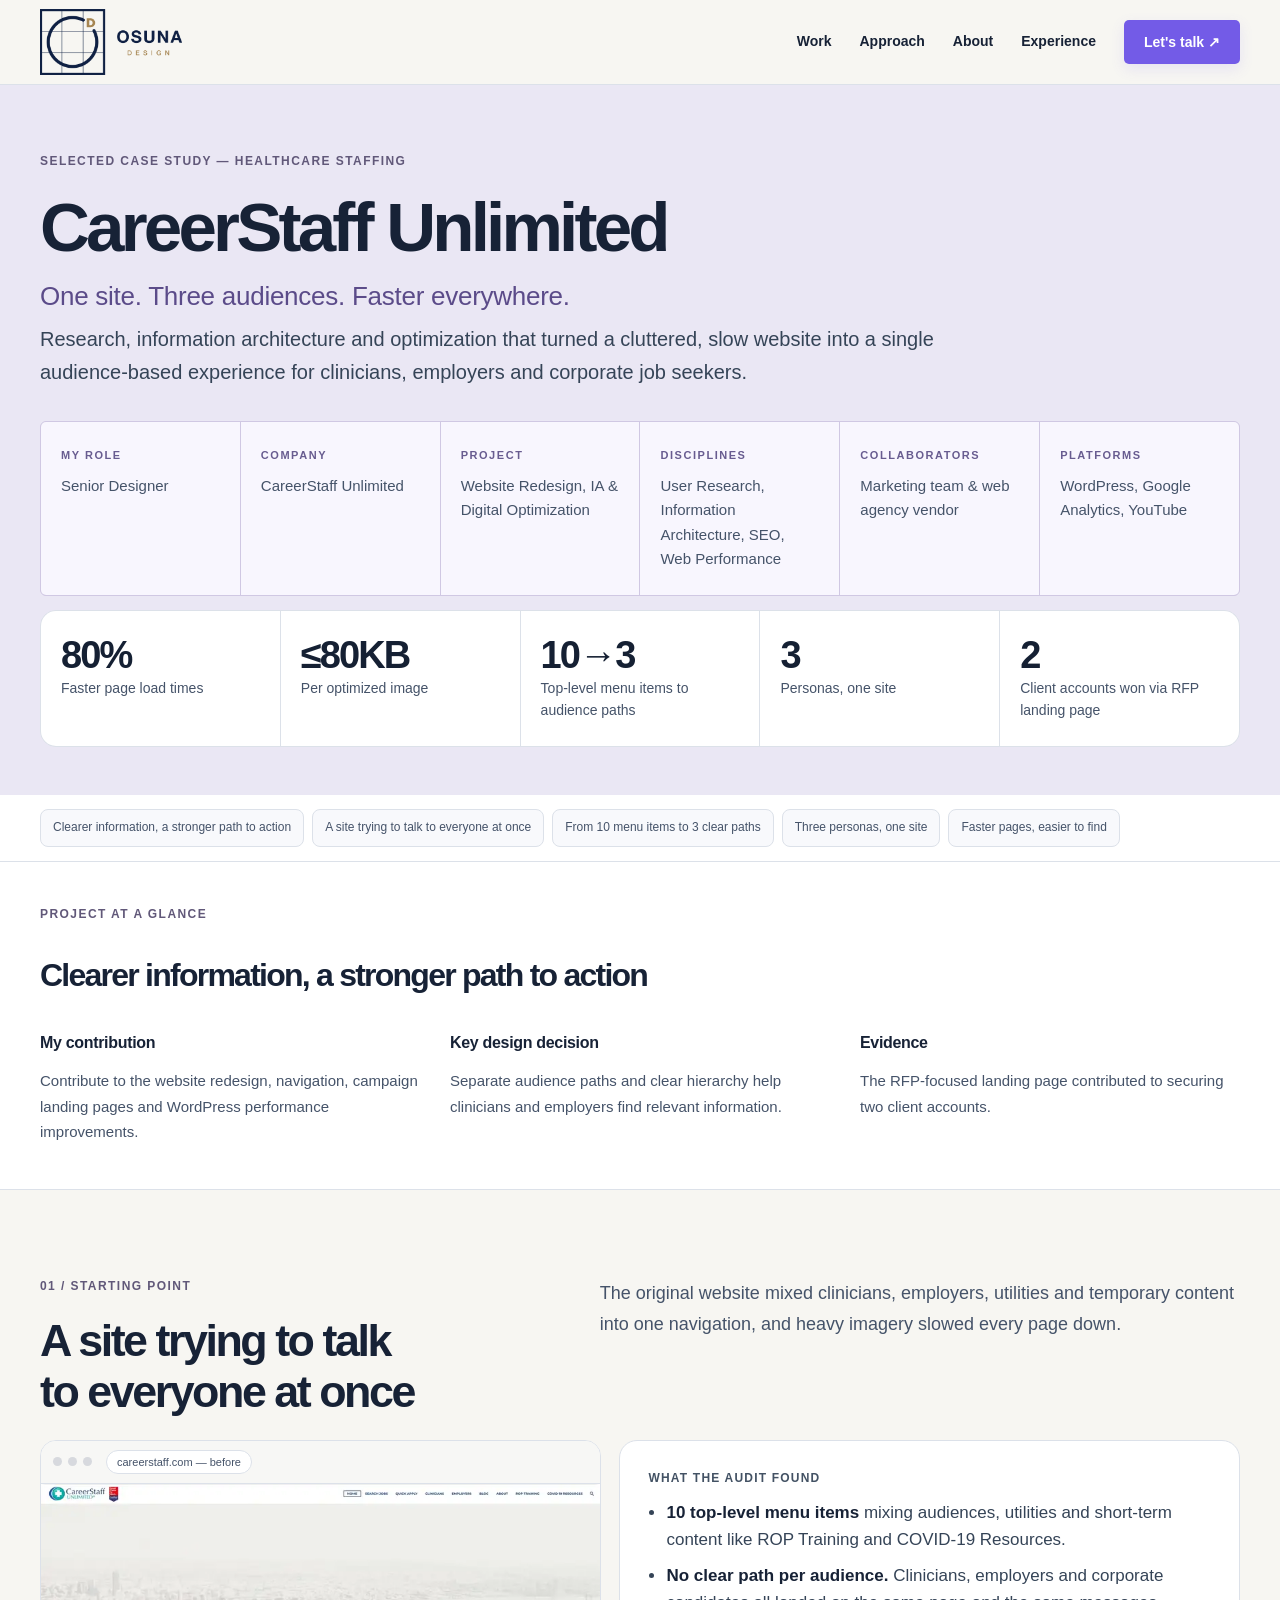
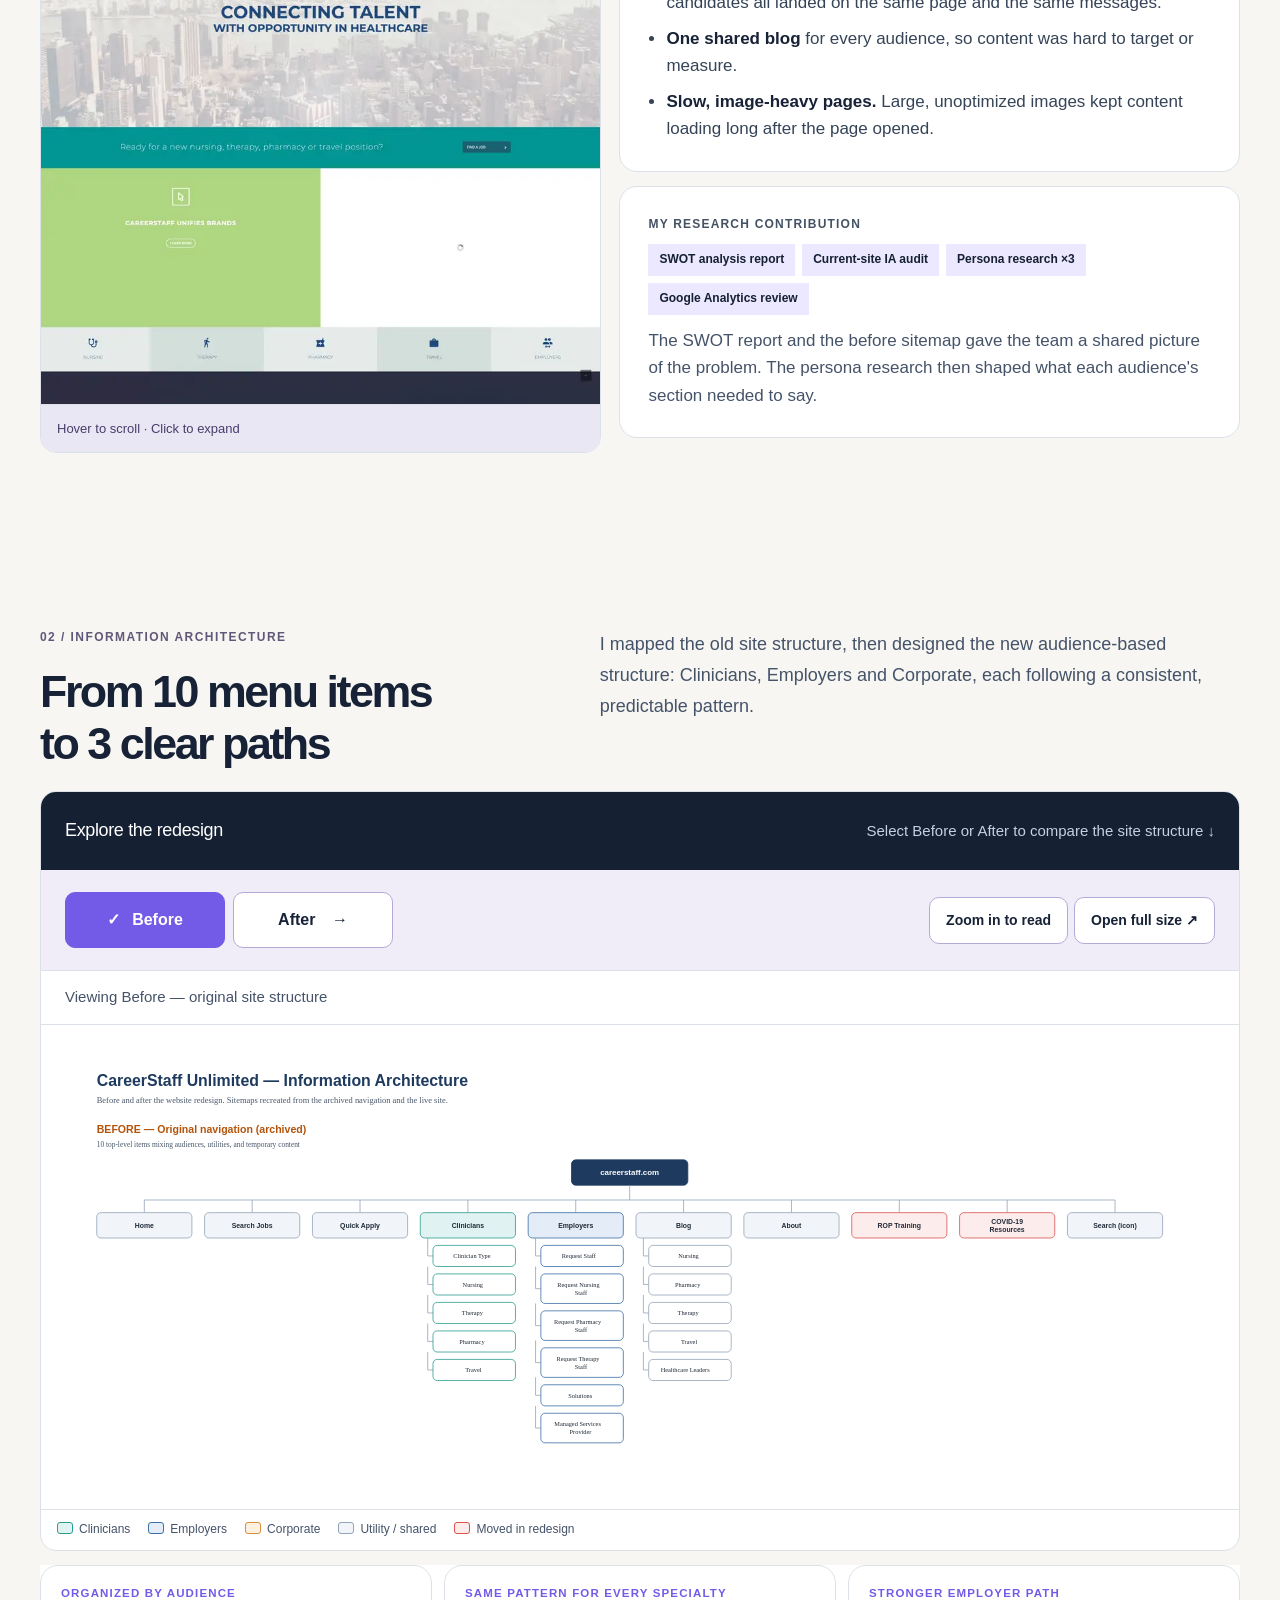
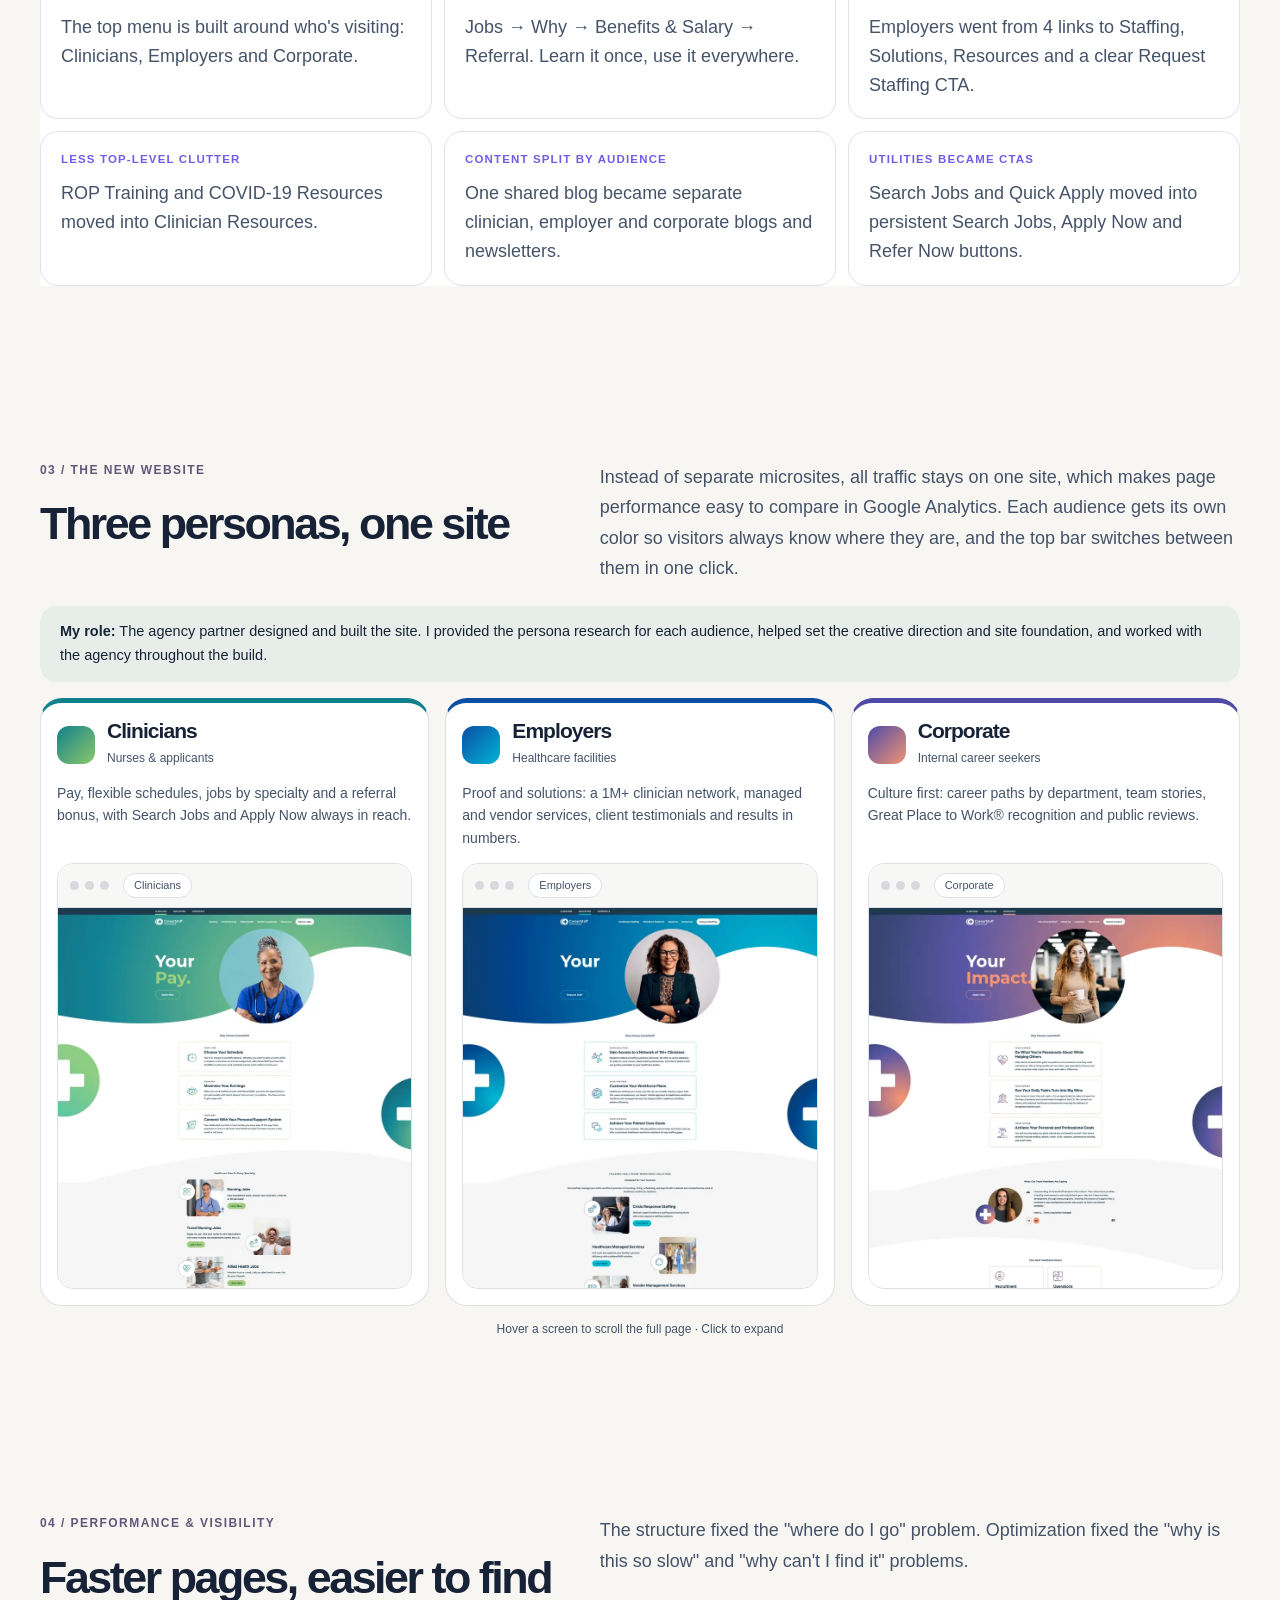
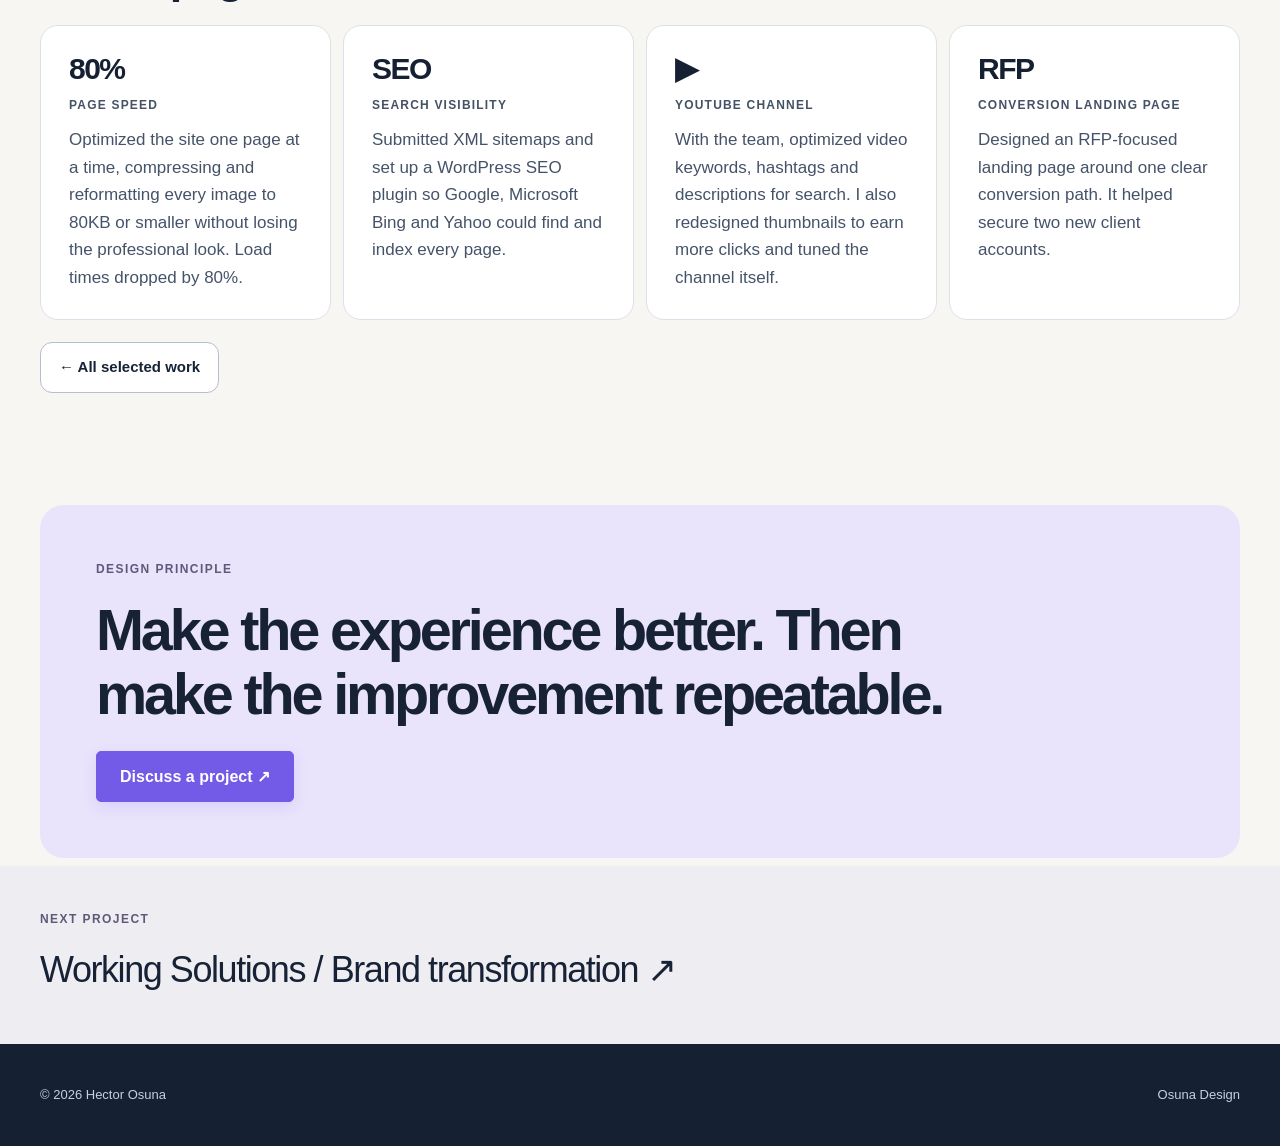
<file: careerstaff.html>
<!doctype html><html lang="en"><head><meta charset="utf-8"><meta name="viewport" content="width=device-width,initial-scale=1"><title>CareerStaff Unlimited — Hector Osuna</title><meta name="description" content="CareerStaff Unlimited case study: user research, information architecture, persona-driven website redesign, page-speed and SEO optimization."><link rel="icon" href="assets/favicon.svg" type="image/svg+xml"><link rel="alternate icon" href="assets/favicon.ico"><link rel="apple-touch-icon" href="assets/favicon-180.png"><link rel="stylesheet" href="styles.css"><link rel="stylesheet" href="editorial.css"><link rel="stylesheet" href="product-design.css"><link rel="stylesheet" href="brand-focus.css"></head><body class="cs-page product-portfolio"><a class="skip-link" href="#main">Skip to content</a><nav class="nav"><div class="container navin"><a class="brand" href="index.html"><img src="assets/osuna-logo.png" alt="Osuna Design"></a><div class="navlinks"><a href="index.html#work">Work</a><a href="index.html#approach">Approach</a><a href="about.html">About</a><a href="resume.html">Experience</a><a class="btn dark" href="mailto:hosuna23@gmail.com">Let's talk ↗</a></div><button class="menu" aria-label="Open navigation">☰</button></div></nav><main id="main">

<!-- HERO -->
<section class="case-hero">
  <div class="container">
    <div class="eyebrow">Selected Case Study — Healthcare Staffing</div>
    <h1>CareerStaff Unlimited</h1>
    <p class="case-sub">One site. Three audiences. Faster everywhere.</p>
    <p class="lead">Research, information architecture and optimization that turned a cluttered, slow website into a single audience-based experience for clinicians, employers and corporate job seekers.</p>

    <div class="ws-meta reveal">
      <div><h5>My Role</h5><p>Senior Designer</p></div>
      <div><h5>Company</h5><p>CareerStaff Unlimited</p></div>
      <div><h5>Project</h5><p>Website Redesign, IA &amp; Digital Optimization</p></div>
      <div><h5>Disciplines</h5><p>User Research, Information Architecture, SEO, Web Performance</p></div>
      <div><h5>Collaborators</h5><p>Marketing team &amp; web agency vendor</p></div>
      <div><h5>Platforms</h5><p>WordPress, Google Analytics, YouTube</p></div>
    </div>

    <div class="cs-stats reveal">
      <div><strong>80%</strong><span>Faster page load times</span></div>
      <div><strong>≤80KB</strong><span>Per optimized image</span></div>
      <div><strong>10→3</strong><span>Top-level menu items to audience paths</span></div>
      <div><strong>3</strong><span>Personas, one site</span></div>
      <div><strong>2</strong><span>Client accounts won via RFP landing page</span></div>
    </div>
  </div>
</section><section class="brand-case-brief"><div class="container"><div class="eyebrow">Project at a glance</div><h2>Clearer information, a stronger path to action</h2><div class="brief-grid"><div><h3>My contribution</h3><p>Contribute to the website redesign, navigation, campaign landing pages and WordPress performance improvements.</p></div><div><h3>Key design decision</h3><p>Separate audience paths and clear hierarchy help clinicians and employers find relevant information.</p></div><div><h3>Evidence</h3><p>The RFP-focused landing page contributed to securing two client accounts.</p></div></div></div></section>

<!-- 01 CHALLENGE + OLD SITE -->
<section>
  <div class="container">
    <div class="cs-head">
      <div><div class="eyebrow">01 / Starting point</div><h2>A site trying to talk to everyone at once</h2></div>
      <p>The original website mixed clinicians, employers, utilities and temporary content into one navigation, and heavy imagery slowed every page down.</p>
    </div>

    <div class="cs-split reveal">
      <figure class="cs-browser" data-full="assets/cs-old-website.webp" data-title="Original CareerStaff website (archived)">
        <div class="cs-bar"><i></i><i></i><i></i><span>careerstaff.com — before</span></div>
        <div class="cs-screen tall"><img src="assets/cs-old-website.webp" alt="Full-page screenshot of the original CareerStaff Unlimited website, with a city skyline hero, a crowded top menu and a Quick Apply form" loading="lazy"></div>
        <figcaption>Hover to scroll · Click to expand</figcaption>
      </figure>

      <div class="cs-notes">
        <div class="cs-note">
          <h6>What the audit found</h6>
          <ul>
            <li><b>10 top-level menu items</b> mixing audiences, utilities and short-term content like ROP Training and COVID-19 Resources.</li>
            <li><b>No clear path per audience.</b> Clinicians, employers and corporate candidates all landed on the same page and the same messages.</li>
            <li><b>One shared blog</b> for every audience, so content was hard to target or measure.</li>
            <li><b>Slow, image-heavy pages.</b> Large, unoptimized images kept content loading long after the page opened.</li>
          </ul>
        </div>
        <div class="cs-note">
          <h6>My research contribution</h6>
          <div class="cs-chips">
            <span>SWOT analysis report</span><span>Current-site IA audit</span><span>Persona research ×3</span><span>Google Analytics review</span>
          </div>
          <p>The SWOT report and the before sitemap gave the team a shared picture of the problem. The persona research then shaped what each audience's section needed to say.</p>
        </div>
      </div>
    </div>
  </div>
</section>

<!-- 02 INFORMATION ARCHITECTURE -->
<section>
  <div class="container">
    <div class="cs-head">
      <div><div class="eyebrow">02 / Information architecture</div><h2>From 10 menu items to 3 clear paths</h2></div>
      <p>I mapped the old site structure, then designed the new audience-based structure: Clinicians, Employers and Corporate, each following a consistent, predictable pattern.</p>
    </div>

    <div class="cs-ia reveal">
      <div class="compare-intro"><strong>Explore the redesign</strong><span>Select Before or After to compare the site structure ↓</span></div>
      <div class="cs-ia-bar">
        <div class="cs-tabs" role="tablist" aria-label="Compare original and redesigned information architecture">
          <button role="tab" aria-selected="true" id="ia-before-tab" aria-controls="ia-before-panel" tabindex="0" data-ia="before">Before</button>
          <button role="tab" aria-selected="false" id="ia-after-tab" aria-controls="ia-after-panel" tabindex="-1" data-ia="after">After</button>
        </div>
        <div class="cs-ia-tools">
          <button class="cs-tool" data-zoom>Zoom in to read</button>
          <button class="cs-tool" data-open-ia>Open full size ↗</button>
        </div>
      </div>
      <p class="compare-status" aria-live="polite">Viewing Before — original site structure</p>
      <div class="cs-ia-frame" id="ia-before-panel" role="tabpanel" aria-labelledby="ia-before-tab" tabindex="0" data-panel="before">
        <img src="assets/cs-ia-before.svg" alt="Before sitemap: careerstaff.com with ten top-level items: Home, Search Jobs, Quick Apply, Clinicians, Employers, Blog, About, ROP Training, COVID-19 Resources and Search" style="--zw:1750px">
      </div>
      <div class="cs-ia-frame" id="ia-after-panel" role="tabpanel" aria-labelledby="ia-after-tab" tabindex="0" data-panel="after" hidden>
        <img src="assets/cs-ia-after.svg" alt="After sitemap: careerstaff.com split into three audience paths. Clinicians: Nursing, Travel Nursing, Allied Health, Interim Leadership, Clinician Resources, Search Jobs. Employers: Healthcare Staffing, Workforce Solutions, About Us, Employer Resources, Request Staffing. Corporate: Life at CareerStaff, About Us, Locations, Corporate Resources, Search Careers" style="--zw:2700px">
      </div>
      <div class="cs-legend">
        <span><i style="background:#e0f2f1;border-color:#2a9d8f"></i>Clinicians</span>
        <span><i style="background:#e3ecf7;border-color:#3b6ea5"></i>Employers</span>
        <span><i style="background:#fff1e0;border-color:#d98e3b"></i>Corporate</span>
        <span><i style="background:#f1f5f9;border-color:#94a3b8"></i>Utility / shared</span>
        <span><i style="background:#fdecec;border-color:#d9534f"></i>Moved in redesign</span>
      </div>
    </div>

    <div class="cs-changes reveal">
      <div><h6>Organized by audience</h6><p>The top menu is built around who's visiting: Clinicians, Employers and Corporate.</p></div>
      <div><h6>Same pattern for every specialty</h6><p>Jobs → Why → Benefits &amp; Salary → Referral. Learn it once, use it everywhere.</p></div>
      <div><h6>Stronger employer path</h6><p>Employers went from 4 links to Staffing, Solutions, Resources and a clear Request Staffing CTA.</p></div>
      <div><h6>Less top-level clutter</h6><p>ROP Training and COVID-19 Resources moved into Clinician Resources.</p></div>
      <div><h6>Content split by audience</h6><p>One shared blog became separate clinician, employer and corporate blogs and newsletters.</p></div>
      <div><h6>Utilities became CTAs</h6><p>Search Jobs and Quick Apply moved into persistent Search Jobs, Apply Now and Refer Now buttons.</p></div>
    </div>
  </div>
</section>

<!-- 03 PERSONAS / NEW SITE -->
<section>
  <div class="container">
    <div class="cs-head">
      <div><div class="eyebrow">03 / The new website</div><h2>Three personas, one site</h2></div>
      <p>Instead of separate microsites, all traffic stays on one site, which makes page performance easy to compare in Google Analytics. Each audience gets its own color so visitors always know where they are, and the top bar switches between them in one click.</p>
    </div>

    <div class="cs-role reveal">
      <b>My role:</b> The agency partner designed and built the site. I provided the persona research for each audience, helped set the creative direction and site foundation, and worked with the agency throughout the build.
    </div>

    <div class="cs-personas">
      <article class="cs-persona reveal" style="--p1:#12808a;--p2:#8cc86a">
        <div class="cs-persona-top">
          <span class="cs-swatch"></span>
          <div><h3>Clinicians</h3><small>Nurses &amp; applicants</small></div>
        </div>
        <p>Pay, flexible schedules, jobs by specialty and a referral bonus, with Search Jobs and Apply Now always in reach.</p>
        <figure class="cs-browser" data-full="assets/cs-new-clinicians.webp" data-title="New website — Clinicians">
          <div class="cs-bar"><i></i><i></i><i></i><span>Clinicians</span></div>
          <div class="cs-screen"><img src="assets/cs-new-clinicians.webp" alt="Clinicians homepage in teal and green: 'Your Pay.' hero, reasons to choose CareerStaff, jobs by specialty, clinician testimonials and a referral bonus banner" loading="lazy"></div>
        </figure>
      </article>

      <article class="cs-persona reveal" style="--p1:#0b4ea2;--p2:#00b4d8">
        <div class="cs-persona-top">
          <span class="cs-swatch"></span>
          <div><h3>Employers</h3><small>Healthcare facilities</small></div>
        </div>
        <p>Proof and solutions: a 1M+ clinician network, managed and vendor services, client testimonials and results in numbers.</p>
        <figure class="cs-browser" data-full="assets/cs-new-employers.webp" data-title="New website — Employers">
          <div class="cs-bar"><i></i><i></i><i></i><span>Employers</span></div>
          <div class="cs-screen"><img src="assets/cs-new-employers.webp" alt="Employers homepage in blue: workforce solutions, crisis response and managed services, client testimonial, staffing types and success numbers" loading="lazy"></div>
        </figure>
      </article>

      <article class="cs-persona reveal" style="--p1:#4f4aa8;--p2:#f19472">
        <div class="cs-persona-top">
          <span class="cs-swatch"></span>
          <div><h3>Corporate</h3><small>Internal career seekers</small></div>
        </div>
        <p>Culture first: career paths by department, team stories, Great Place to Work® recognition and public reviews.</p>
        <figure class="cs-browser" data-full="assets/cs-new-corporate.webp" data-title="New website — Corporate">
          <div class="cs-bar"><i></i><i></i><i></i><span>Corporate</span></div>
          <div class="cs-screen"><img src="assets/cs-new-corporate.webp" alt="Corporate careers homepage in purple and coral: 'Your Impact.' hero, reasons to join, team testimonials, career departments, Great Place to Work and review ratings" loading="lazy"></div>
        </figure>
      </article>
    </div>
    <p class="cs-hint">Hover a screen to scroll the full page · Click to expand</p>
  </div>
</section>

<!-- 04 PERFORMANCE & SEARCH -->
<section>
  <div class="container">
    <div class="cs-head">
      <div><div class="eyebrow">04 / Performance &amp; visibility</div><h2>Faster pages, easier to find</h2></div>
      <p>The structure fixed the "where do I go" problem. Optimization fixed the "why is this so slow" and "why can't I find it" problems.</p>
    </div>

    <div class="cs-opt">
      <div class="cs-opt-card reveal">
        <div class="cs-opt-num">80%</div>
        <h6>Page speed</h6>
        <p>Optimized the site one page at a time, compressing and reformatting every image to 80KB or smaller without losing the professional look. Load times dropped by 80%.</p>
      </div>
      <div class="cs-opt-card reveal">
        <div class="cs-opt-num">SEO</div>
        <h6>Search visibility</h6>
        <p>Submitted XML sitemaps and set up a WordPress SEO plugin so Google, Microsoft Bing and Yahoo could find and index every page.</p>
      </div>
      <div class="cs-opt-card reveal">
        <div class="cs-opt-num">▶</div>
        <h6>YouTube channel</h6>
        <p>With the team, optimized video keywords, hashtags and descriptions for search. I also redesigned thumbnails to earn more clicks and tuned the channel itself.</p>
      </div>
      <div class="cs-opt-card reveal">
        <div class="cs-opt-num">RFP</div>
        <h6>Conversion landing page</h6>
        <p>Designed an RFP-focused landing page around one clear conversion path. It helped secure two new client accounts.</p>
      </div>
    </div>

    <a class="back" href="index.html#work">← All selected work</a>
  </div>
</section>

<section class="cs-cta-wrap">
  <div class="container">
    <div class="cta reveal"><div class="eyebrow">Design principle</div><h2>Make the experience better. Then make the improvement repeatable.</h2><a class="btn dark" href="mailto:hosuna23@gmail.com">Discuss a project ↗</a></div>
  </div>
</section>

<section class="brand-next"><div class="container"><span class="eyebrow">Next project</span><a href="working-solutions.html">Working Solutions / Brand transformation ↗</a></div></section></main>

<dialog class="cs-lightbox" aria-label="Expanded image">
  <div class="cs-lb-bar"><span class="cs-lb-title"></span><button class="cs-lb-close" aria-label="Close">✕</button></div>
  <div class="cs-lb-body"><img alt=""></div>
</dialog>

<footer class="footer"><div class="container footerin"><div>© <span data-year></span> Hector Osuna</div><div>Osuna Design</div></div></footer>
<script src="script.js"></script>
<script>
(function(){
  // Before/After sitemap tabs
  var tabs=document.querySelectorAll('[data-ia]'), panels=document.querySelectorAll('.cs-ia-frame'), zoomBtn=document.querySelector('[data-zoom]');
  function current(){return document.querySelector('.cs-ia-frame:not([hidden])')}
  tabs.forEach(function(t){t.addEventListener('click',function(){
    tabs.forEach(function(x){x.setAttribute('aria-selected',x===t);x.tabIndex=x===t?0:-1});
    document.querySelector('.compare-status').textContent=t.dataset.ia==='before'?'Viewing Before — original site structure':'Viewing After — redesigned audience paths';
    panels.forEach(function(p){p.hidden=p.dataset.panel!==t.dataset.ia; p.classList.remove('zoomed')});
    zoomBtn.textContent='Zoom in to read';
  })});
  tabs.forEach(function(t,index){t.addEventListener('keydown',function(e){var n;if(e.key==='ArrowRight'||e.key==='ArrowLeft')n=1-index;else if(e.key==='Home')n=0;else if(e.key==='End')n=1;else return;e.preventDefault();tabs[n].click();tabs[n].focus()})});
  zoomBtn.addEventListener('click',function(){
    var f=current(), z=f.classList.toggle('zoomed');
    zoomBtn.textContent=z?'Fit to width':'Zoom in to read';
    if(z){f.scrollLeft=(f.scrollWidth-f.clientWidth)/2*0.5}
  });
  // Drag to pan when zoomed
  panels.forEach(function(f){
    var down=false,sx,sy,sl,st;
    f.addEventListener('pointerdown',function(e){if(!f.classList.contains('zoomed'))return;down=true;sx=e.clientX;sy=e.clientY;sl=f.scrollLeft;st=f.scrollTop;f.classList.add('dragging')});
    window.addEventListener('pointerup',function(){down=false;f.classList.remove('dragging')});
    f.addEventListener('pointermove',function(e){if(!down)return;f.scrollLeft=sl-(e.clientX-sx);f.scrollTop=st-(e.clientY-sy)});
  });

  // Lightbox
  var lb=document.querySelector('.cs-lightbox'), lbImg=lb.querySelector('img'), lbTitle=lb.querySelector('.cs-lb-title');
  function open(src,title,wide){
    lbImg.src=src; lbImg.alt=title; lbTitle.textContent=title;
    lb.classList.toggle('wide',!!wide);
    if(lb.showModal){lb.showModal()}else{lb.setAttribute('open','')}
    lb.querySelector('.cs-lb-body').scrollTop=0;
  }
  document.querySelectorAll('.cs-browser').forEach(function(b){
    b.setAttribute('tabindex','0'); b.setAttribute('role','button');
    b.addEventListener('click',function(){open(b.dataset.full,b.dataset.title)});
    b.addEventListener('keydown',function(e){if(e.key==='Enter'||e.key===' '){e.preventDefault();open(b.dataset.full,b.dataset.title)}});
  });
  document.querySelector('[data-open-ia]').addEventListener('click',function(){
    var f=current(), img=f.querySelector('img');
    open(img.getAttribute('src'),f.dataset.panel==='before'?'Information architecture — Before':'Information architecture — After',true);
  });
  lb.querySelector('.cs-lb-close').addEventListener('click',function(){lb.close?lb.close():lb.removeAttribute('open')});
  lb.addEventListener('click',function(e){if(e.target===lb)lb.close()});
})();
</script>
<script src="product-design.js"></script></body></html>
</file>
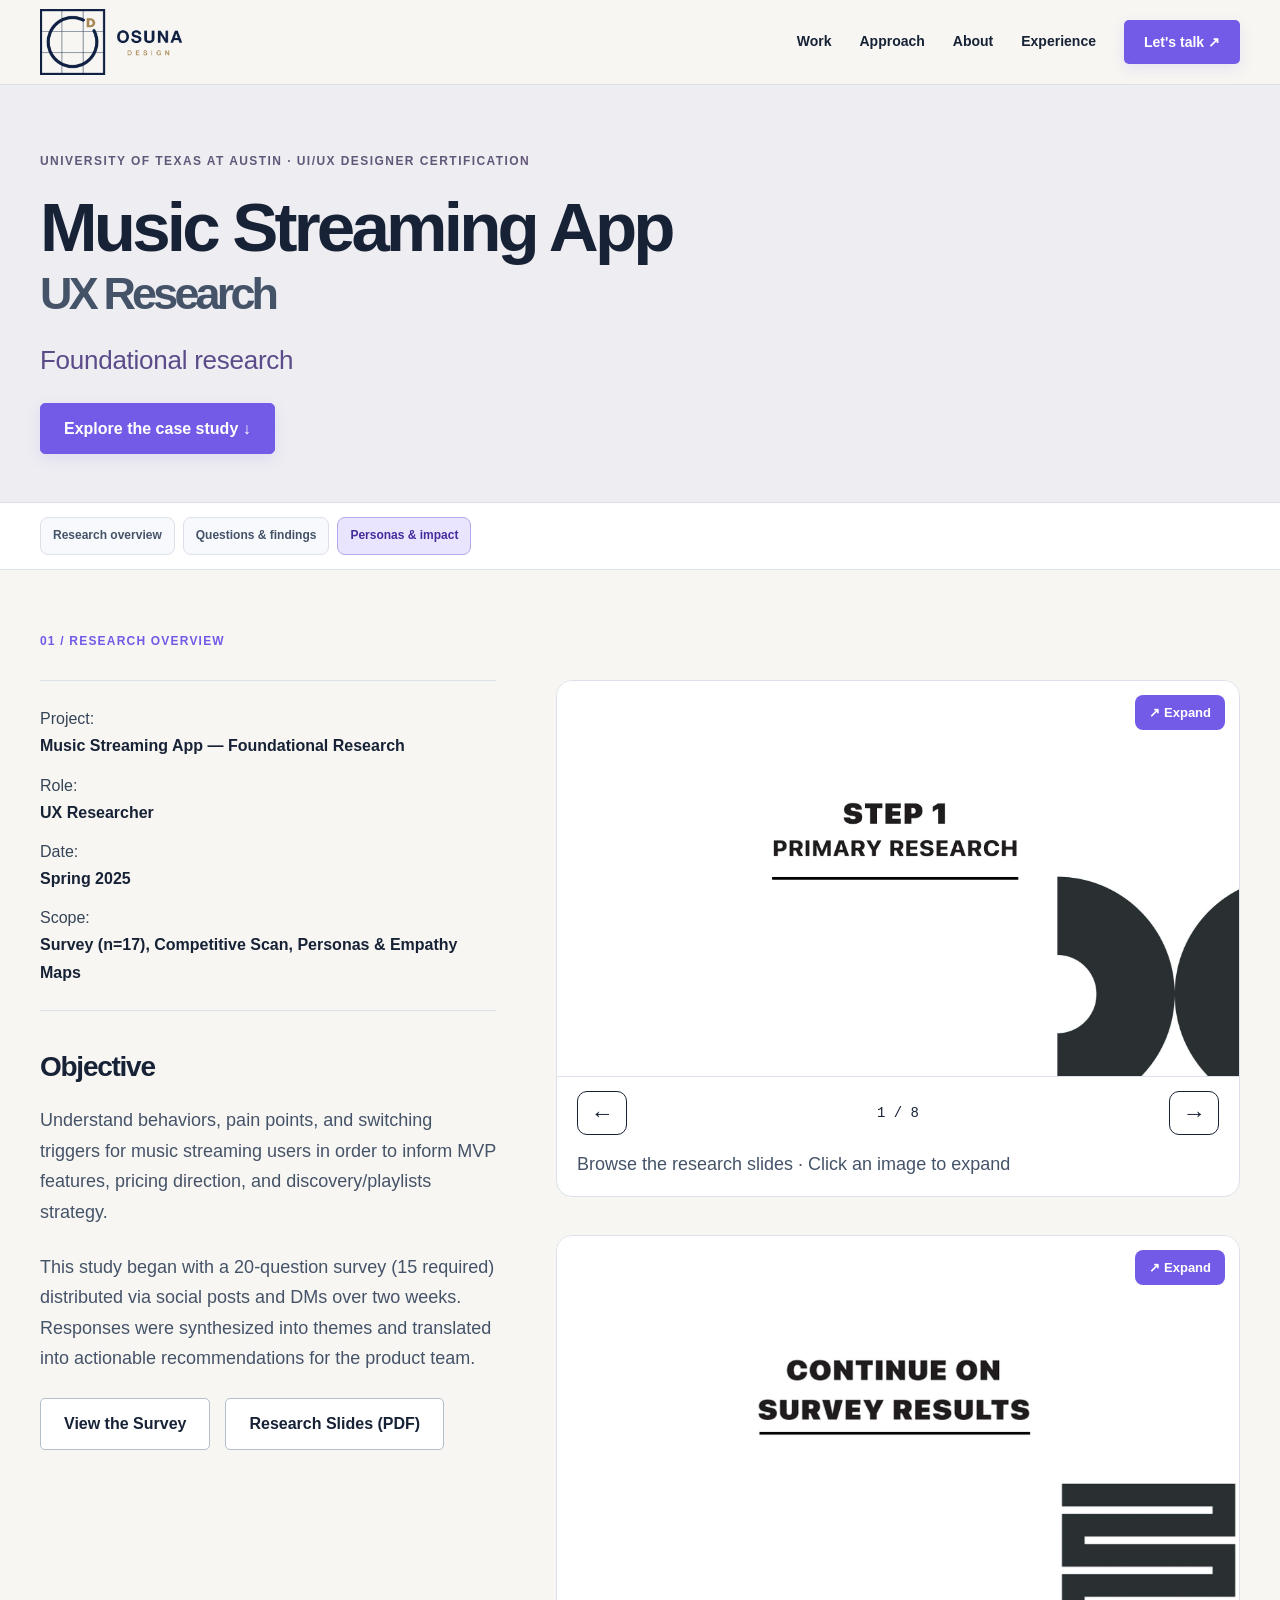
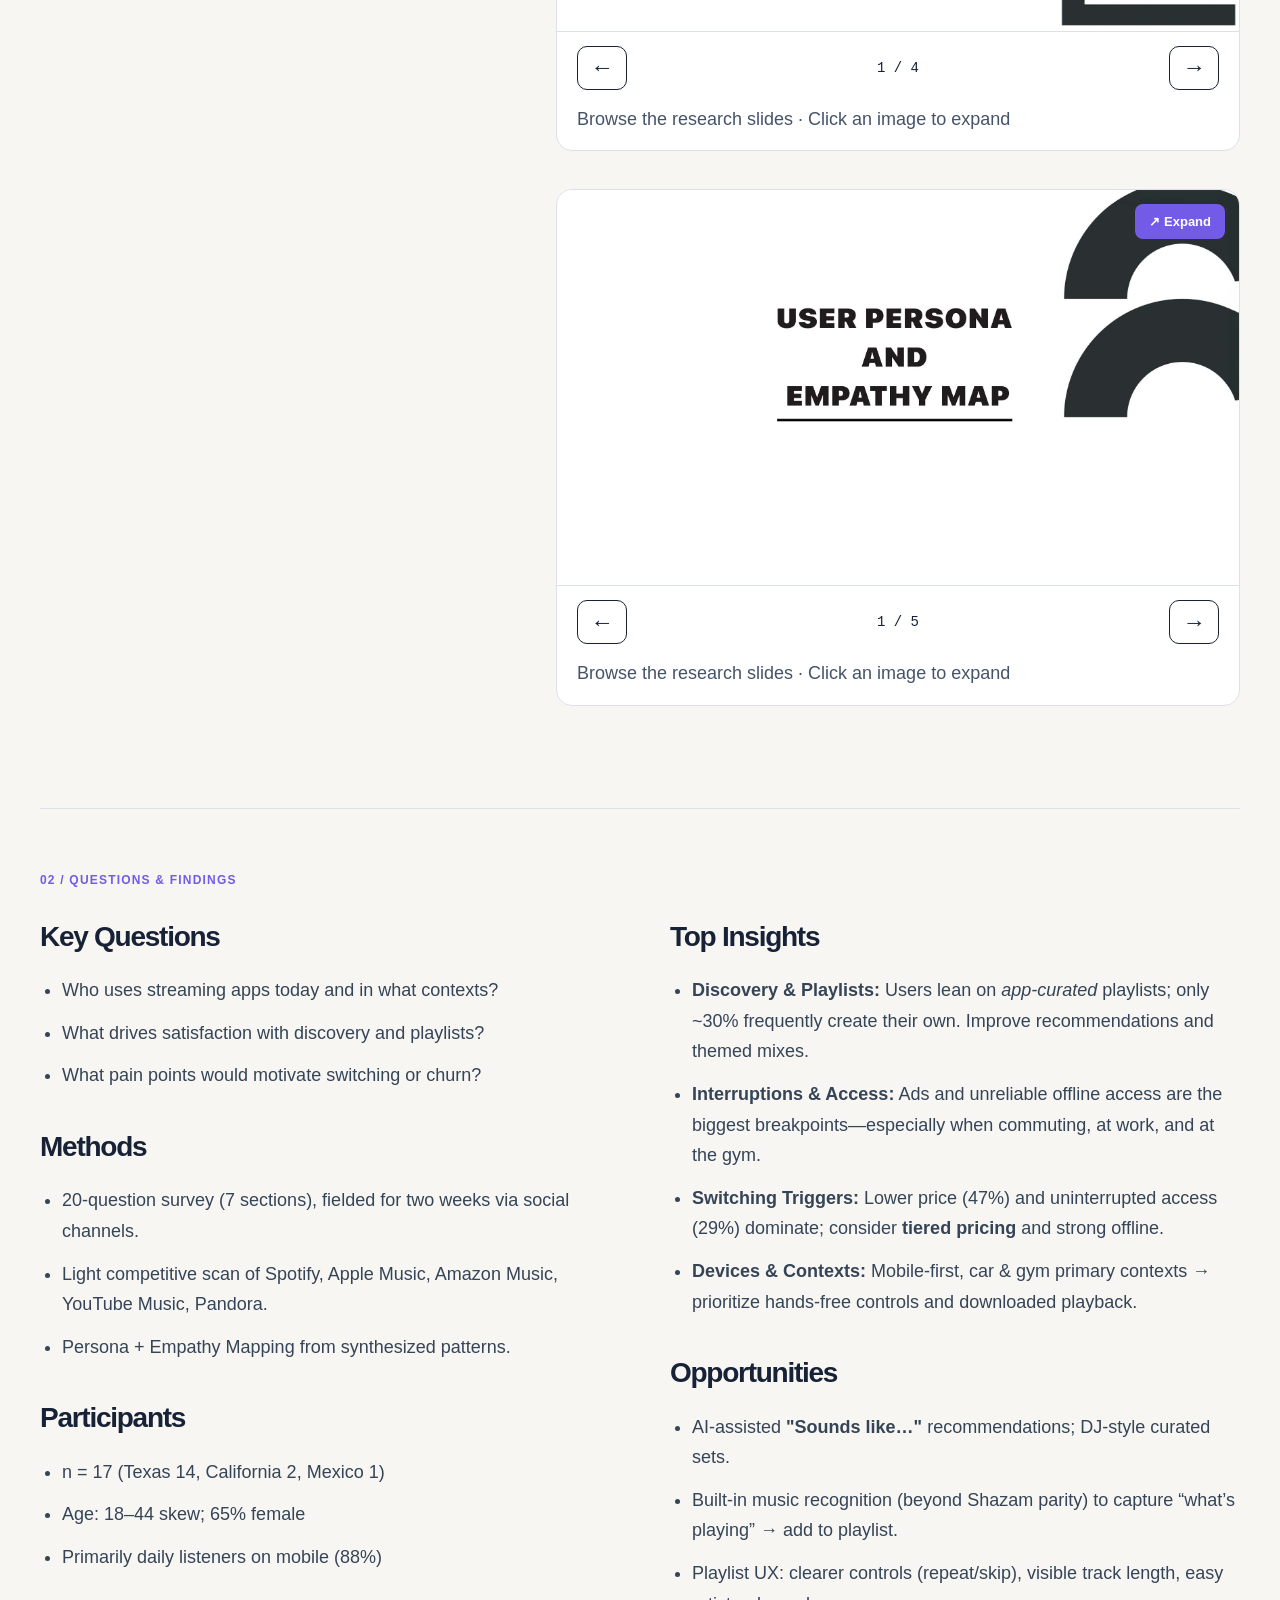
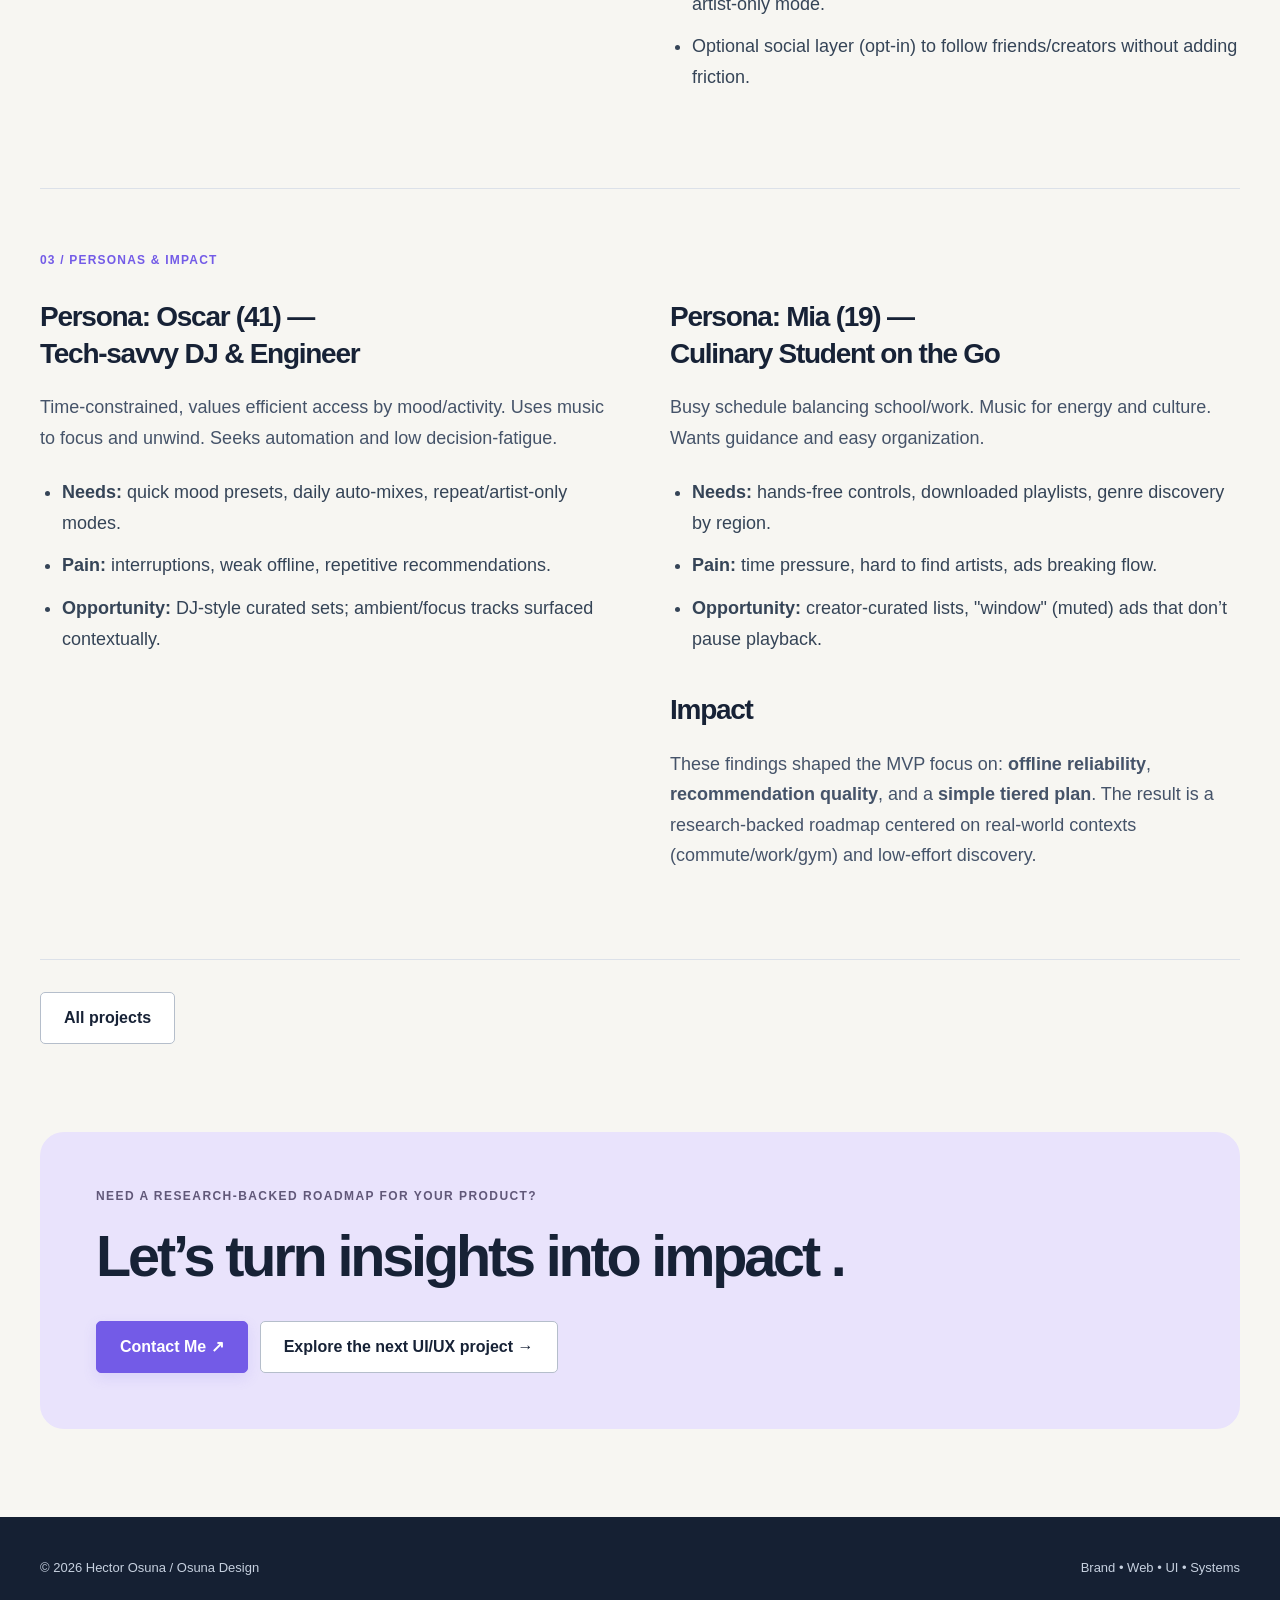
<file: music-streaming-app.html>
<!doctype html><html lang="en"><head><meta charset="utf-8"><meta name="viewport" content="width=device-width,initial-scale=1"><title>Music Streaming App — UX Research — Hector Osuna</title><link rel="icon" href="assets/favicon.svg"><link rel="stylesheet" href="styles.css"><link rel="stylesheet" href="editorial.css"><link rel="stylesheet" href="ux-cases.css"><link rel="stylesheet" href="product-design.css"><link rel="stylesheet" href="brand-focus.css"></head><body class="ux-case product-portfolio"><a class="skip-link" href="#main">Skip to content</a><nav class="nav"><div class="container navin"><a class="brand" href="index.html"><img src="assets/osuna-logo.png" alt="Osuna Design"></a><div class="navlinks"><a href="index.html#work">Work</a><a href="index.html#approach">Approach</a><a href="about.html">About</a><a href="resume.html">Experience</a><a class="btn dark" href="mailto:hosuna23@gmail.com">Let's talk ↗</a></div><button class="menu" aria-label="Open navigation">☰</button></div></nav><main id="main"><header class="case-hero"><div class="container"><div class="eyebrow">University of Texas at Austin · UI/UX Designer Certification</div><h1>Music Streaming App <span class="mil-thin">UX Research</span></h1>
                
                <p class="case-sub">Foundational research</p><a class="btn dark" href="#ux-section-0">Explore the case study ↓</a></div></header><div class="ux-jump"><div class="container"><a href="#ux-section-0">Research overview</a><a href="#ux-section-1">Questions &amp; findings</a><a href="#ux-section-2">Personas &amp; impact</a></div></div><section class="ux-case-content"><div class="container"><div class="container mil-p-120-120" id="project">
              <div class="ux-row ux-overview" id="ux-section-0">
                <div class="ux-section-label"><span>01 / Research overview</span></div><div class="col-lg-4">
                  <div class="mil-p-0-120">
                    <ul class="mil-service-list mil-dark mil-mb-60">
                      <li class="mil-up">Project:  <span class="mil-dark">Music Streaming App — Foundational Research</span></li>
                      <li class="mil-up">Role:  <span class="mil-dark">UX Researcher</span></li>
                      <li class="mil-up">Date:  <span class="mil-dark">Spring 2025</span></li>
                      <li class="mil-up">Scope:  <span class="mil-dark">Survey (n=17), Competitive Scan, Personas &amp; Empathy Maps</span></li>
                    </ul>

                    <h3 class="mil-up mil-mb-30">Objective</h3>
                    <p class="mil-up mil-mb-30">Understand behaviors, pain points, and switching triggers for music streaming users in order to inform MVP features, pricing direction, and discovery/playlists strategy.</p>
                    <p class="mil-up mil-mb-60">This study began with a 20‑question survey (15 required) distributed via social posts and DMs over two weeks. Responses were synthesized into themes and translated into actionable recommendations for the product team.</p>

                    <a data-no-swup href="https://docs.google.com/forms/d/e/1FAIpQLSdrivgfPDqxq3tuLQqrMJigh7RVv0jgrgJnqh9hAsN2xCJP0A/viewform" target="_blank" class="btn" rel="noopener noreferrer">
                      <span>View the Survey</span>
                    </a>
                    <a data-no-swup href="https://www.figma.com/proto/9YE8iVHG3iXsBahi2TeRcb/PGP-UXD-Assignment---Module-1?page-id=0%3A1&amp;node-id=33-1925&amp;viewport=5459%2C336%2C0.5&amp;t=7iUp1SYCEyDucoi6-1&amp;scaling=contain&amp;content-scaling=fixed&amp;starting-point-node-id=19%3A175" target="_blank" class="btn" rel="noopener noreferrer">
                      <span>Research Slides (PDF)</span>
                    </a>
                  </div>
                </div>

                <div class="col-lg-7">
                  <div class="ux-gallery" data-gallery><button class="ux-image-expand" type="button" aria-label="Expand research image"><img src="assets/ux/img/works/4.jpg" alt="Music research cover" loading="lazy"></button><div class="ux-gallery-controls"><button type="button" data-prev aria-label="Previous image">←</button><span data-count aria-live="polite"></span><button type="button" data-next aria-label="Next image">→</button></div><p class="ux-gallery-hint">Browse the research slides · Click an image to expand</p><script type="application/json" class="ux-gallery-data">[{"src": "assets/ux/img/works/4.jpg", "alt": "Music research cover"}, {"src": "assets/ux/img/works/4/1.jpg", "alt": "Music research cover \u2014 slide 1"}, {"src": "assets/ux/img/works/4/2.jpg", "alt": "Music research cover \u2014 slide 2"}, {"src": "assets/ux/img/works/4/3.jpg", "alt": "Music research cover \u2014 slide 3"}, {"src": "assets/ux/img/works/4/4.jpg", "alt": "Music research cover \u2014 slide 4"}, {"src": "assets/ux/img/works/4/5.jpg", "alt": "Music research cover \u2014 slide 5"}, {"src": "assets/ux/img/works/4/6.jpg", "alt": "Music research cover \u2014 slide 6"}, {"src": "assets/ux/img/works/4/7.jpg", "alt": "Music research cover \u2014 slide 7"}]</script></div><div class="ux-gallery" data-gallery><button class="ux-image-expand" type="button" aria-label="Expand research image"><img src="assets/ux/img/works/5.jpg" alt="Usage frequency chart" loading="lazy"></button><div class="ux-gallery-controls"><button type="button" data-prev aria-label="Previous image">←</button><span data-count aria-live="polite"></span><button type="button" data-next aria-label="Next image">→</button></div><p class="ux-gallery-hint">Browse the research slides · Click an image to expand</p><script type="application/json" class="ux-gallery-data">[{"src": "assets/ux/img/works/5.jpg", "alt": "Usage frequency chart"}, {"src": "assets/ux/img/works/5/1.jpg", "alt": "Usage frequency chart \u2014 slide 1"}, {"src": "assets/ux/img/works/5/2.jpg", "alt": "Usage frequency chart \u2014 slide 2"}, {"src": "assets/ux/img/works/5/3.jpg", "alt": "Usage frequency chart \u2014 slide 3"}]</script></div><div class="ux-gallery" data-gallery><button class="ux-image-expand" type="button" aria-label="Expand research image"><img src="assets/ux/img/works/6.jpg" alt="Platforms used chart" loading="lazy"></button><div class="ux-gallery-controls"><button type="button" data-prev aria-label="Previous image">←</button><span data-count aria-live="polite"></span><button type="button" data-next aria-label="Next image">→</button></div><p class="ux-gallery-hint">Browse the research slides · Click an image to expand</p><script type="application/json" class="ux-gallery-data">[{"src": "assets/ux/img/works/6.jpg", "alt": "Platforms used chart"}, {"src": "assets/ux/img/works/6/1.jpg", "alt": "Platforms used chart \u2014 slide 1"}, {"src": "assets/ux/img/works/6/2.jpg", "alt": "Platforms used chart \u2014 slide 2"}, {"src": "assets/ux/img/works/6/3.jpg", "alt": "Platforms used chart \u2014 slide 3"}, {"src": "assets/ux/img/works/6/4.jpg", "alt": "Platforms used chart \u2014 slide 4"}]</script></div></div>
              </div>

              <div class="ux-row" id="ux-section-1">
                <div class="ux-section-label"><span>02 / Questions &amp; findings</span></div><div class="col-lg-5 mil-mb-60">
                  <h3 class="mil-mb-15">Key Questions</h3>
                  <ul class="mil-service-list mil-dark mil-mb-30">
                    <li class="mil-up">Who uses streaming apps today and in what contexts?</li>
                    <li class="mil-up">What drives satisfaction with discovery and playlists?</li>
                    <li class="mil-up">What pain points would motivate switching or churn?</li>
                  </ul>

                  <h3 class="mil-mb-15">Methods</h3>
                  <ul class="mil-service-list mil-dark mil-mb-60">
                    <li class="mil-up">20‑question survey (7 sections), fielded for two weeks via social channels.</li>
                    <li class="mil-up">Light competitive scan of Spotify, Apple Music, Amazon Music, YouTube Music, Pandora.</li>
                    <li class="mil-up">Persona + Empathy Mapping from synthesized patterns.</li>
                  </ul>

                  <h3 class="mil-mb-15">Participants</h3>
                  <ul class="mil-service-list mil-dark mil-mb-60">
                    <li class="mil-up">n = 17 (Texas 14, California 2, Mexico 1)</li>
                    <li class="mil-up">Age: 18–44 skew; 65% female</li>
                    <li class="mil-up">Primarily daily listeners on mobile (88%)</li>
                  </ul>
                </div>

                <div class="col-lg-5 mil-mb-60">
                  <h3 class="mil-mb-15">Top Insights</h3>
                  <ul class="mil-service-list mil-dark mil-mb-30">
                    <li class="mil-up"><b>Discovery &amp; Playlists:</b> Users lean on <i>app‑curated</i> playlists; only ~30% frequently create their own. Improve recommendations and themed mixes.</li>
                    <li class="mil-up"><b>Interruptions &amp; Access:</b> Ads and unreliable offline access are the biggest breakpoints—especially when commuting, at work, and at the gym.</li>
                    <li class="mil-up"><b>Switching Triggers:</b> Lower price (47%) and uninterrupted access (29%) dominate; consider <b>tiered pricing</b> and strong offline.</li>
                    <li class="mil-up"><b>Devices &amp; Contexts:</b> Mobile‑first, car &amp; gym primary contexts → prioritize hands‑free controls and downloaded playback.</li>
                  </ul>

                  <h3 class="mil-mb-15">Opportunities</h3>
                  <ul class="mil-service-list mil-dark mil-mb-30">
                    <li class="mil-up">AI‑assisted <b>"Sounds like…"</b> recommendations; DJ‑style curated sets.</li>
                    <li class="mil-up">Built‑in music recognition (beyond Shazam parity) to capture “what’s playing” → add to playlist.</li>
                    <li class="mil-up">Playlist UX: clearer controls (repeat/skip), visible track length, easy artist‑only mode.</li>
                    <li class="mil-up">Optional social layer (opt‑in) to follow friends/creators without adding friction.</li>
                  </ul>
                </div>
              </div>

              <div class="ux-row" id="ux-section-2">
                <div class="ux-section-label"><span>03 / Personas &amp; impact</span></div><div class="col-lg-5 mil-mb-60">
                  <h3 class="mil-mb-15">Persona: Oscar (41) — Tech‑savvy DJ &amp; Engineer</h3>
                  <p class="mil-up mil-mb-15">Time‑constrained, values efficient access by mood/activity. Uses music to focus and unwind. Seeks automation and low decision‑fatigue.</p>
                  <ul class="mil-service-list mil-dark mil-mb-30">
                    <li class="mil-up"><b>Needs:</b> quick mood presets, daily auto‑mixes, repeat/artist‑only modes.</li>
                    <li class="mil-up"><b>Pain:</b> interruptions, weak offline, repetitive recommendations.</li>
                    <li class="mil-up"><b>Opportunity:</b> DJ‑style curated sets; ambient/focus tracks surfaced contextually.</li>
                  </ul>
                 </div>
                <div class="col-lg-5 mil-mb-60">
                  <h3 class="mil-mb-15">Persona: Mia (19) — Culinary Student on the Go</h3>
                  <p class="mil-up mil-mb-15">Busy schedule balancing school/work. Music for energy and culture. Wants guidance and easy organization.</p>
                  <ul class="mil-service-list mil-dark mil-mb-30">
                    <li class="mil-up"><b>Needs:</b> hands‑free controls, downloaded playlists, genre discovery by region.</li>
                    <li class="mil-up"><b>Pain:</b> time pressure, hard to find artists, ads breaking flow.</li>
                    <li class="mil-up"><b>Opportunity:</b> creator‑curated lists, "window" (muted) ads that don’t pause playback.</li>
                  </ul>
                  <h3 class="mil-mb-15">Impact</h3>
                  <p class="mil-up mil-mb-0">These findings shaped the MVP focus on: <b>offline reliability</b>, <b>recommendation quality</b>, and a <b>simple tiered plan</b>. The result is a research‑backed roadmap centered on real‑world contexts (commute/work/gym) and low‑effort discovery.</p>
                </div>
              </div>

              <div class="mil-works-nav mil-up">
                <a href="index.html#work" class="btn"><span>All projects</span></a>
              </div>
            </div>
          </div></section><section><div class="container"><div class="cta"><div class="eyebrow">Need a research‑backed roadmap for your product?</div><h2>Let’s turn  insights  into  impact .</h2><div class="actions"><a class="btn dark" href="mailto:hosuna23@gmail.com">Contact Me ↗</a><a class="btn" href="ui-ux-fitnudge.html">Explore the next UI/UX project →</a></div></div></div></section></main><footer class="footer"><div class="container footerin"><div>© <span data-year></span> Hector Osuna / Osuna Design</div><div>Brand • Web • UI • Systems</div></div></footer>
<dialog class="ux-lightbox"><div class="ux-lightbox-bar"><span>Project image</span><button type="button" class="btn" data-close>Close ×</button></div><img alt=""></dialog><script src="script.js"></script><script src="ux-cases.js"></script><script src="product-design.js"></script></body></html>
</file>
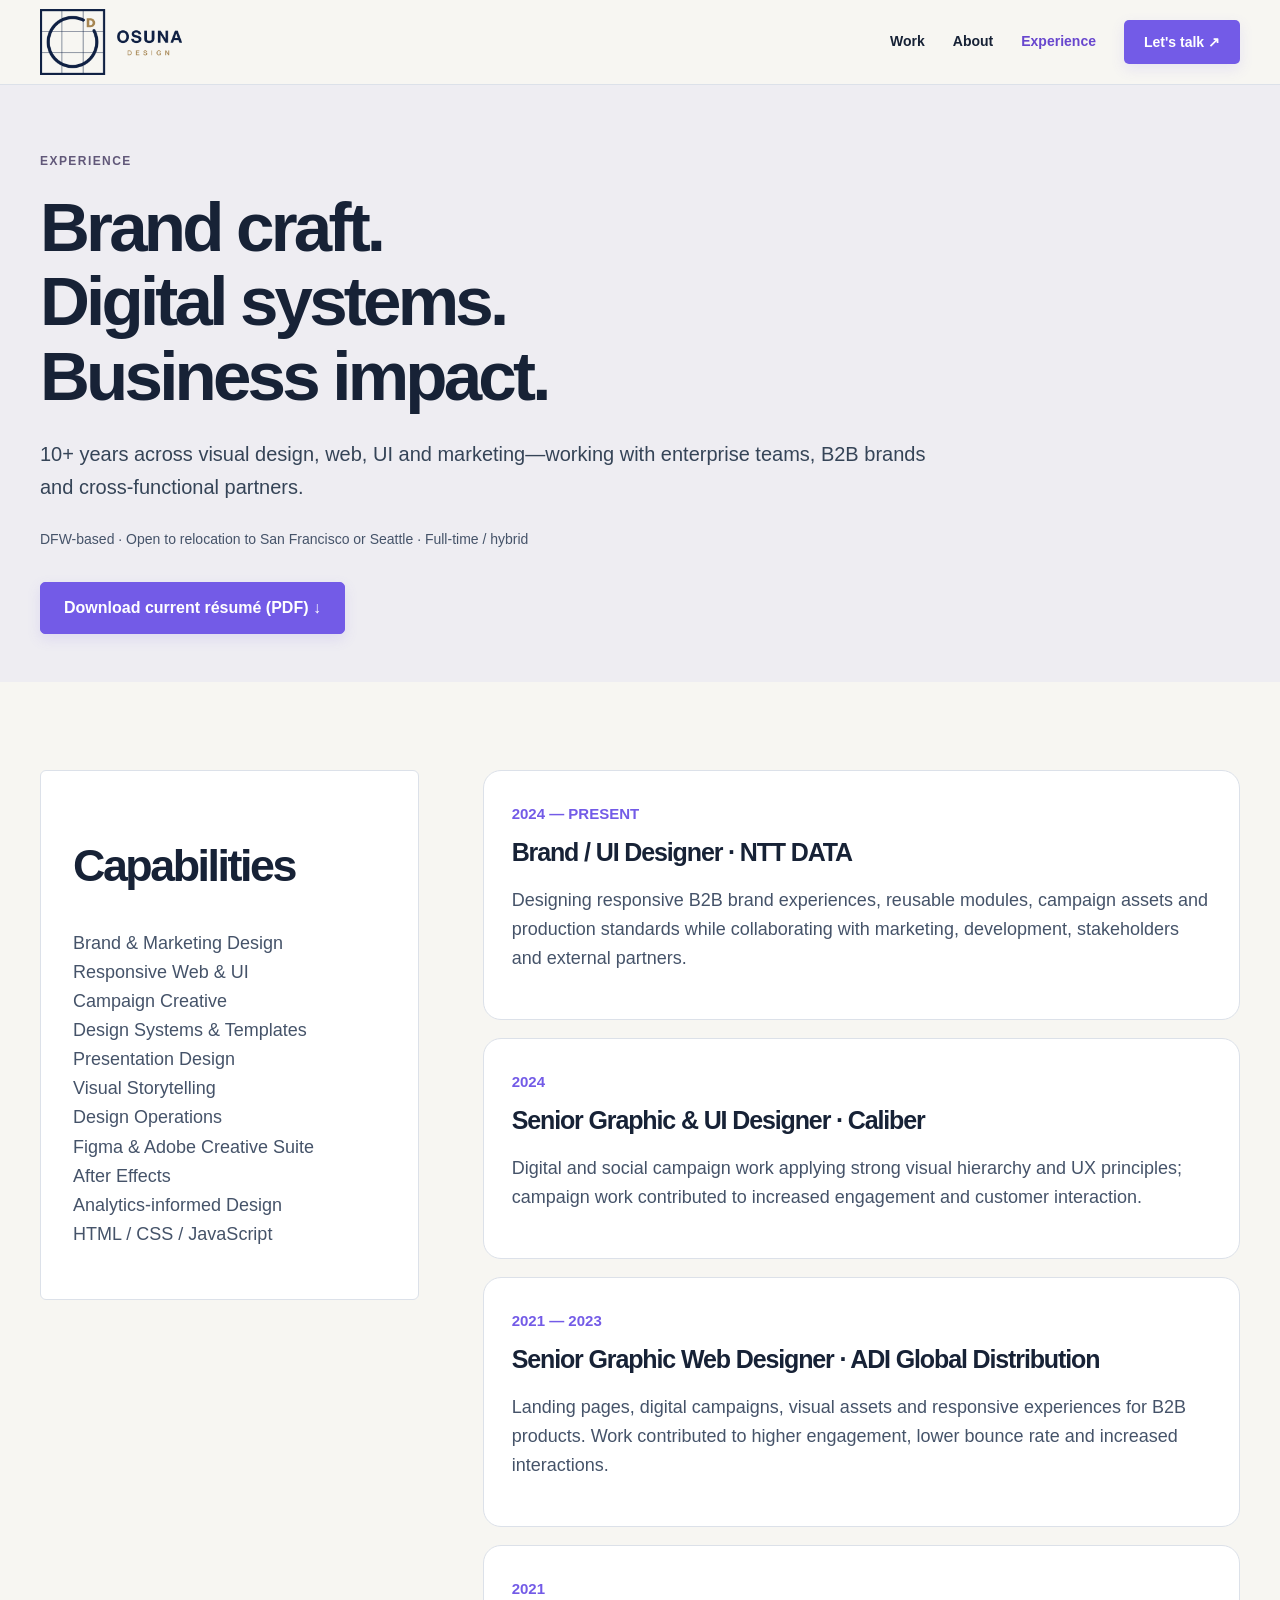
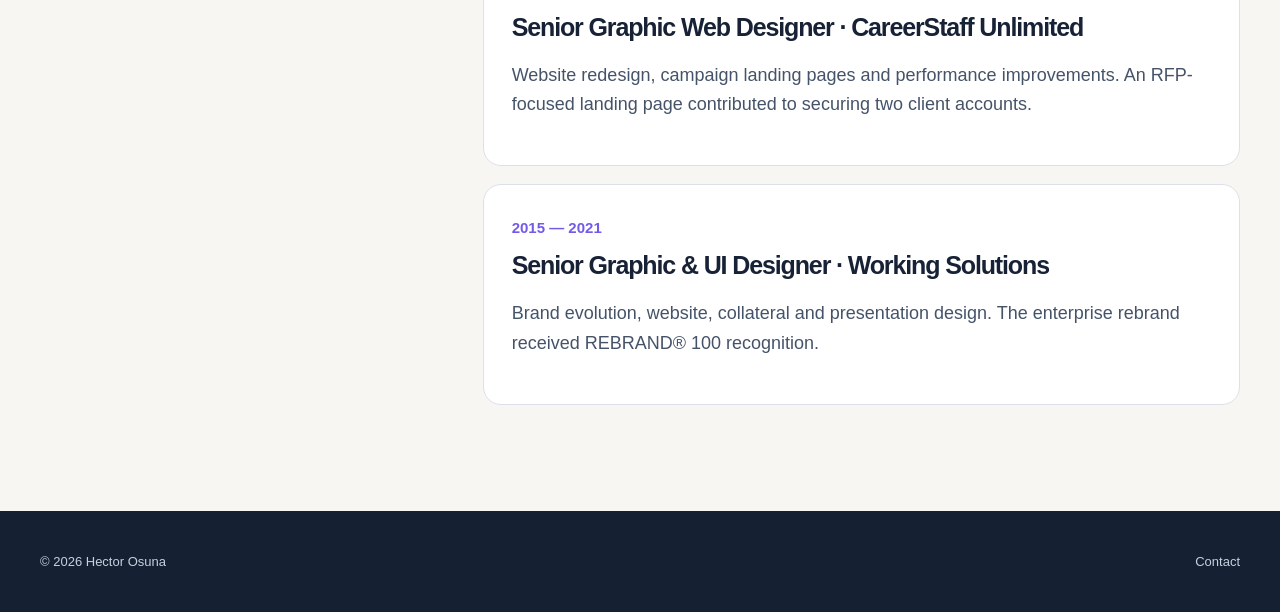
<file: resume.html>
<!doctype html><html lang="en"><head><meta charset="utf-8"><meta name="viewport" content="width=device-width,initial-scale=1"><title>Experience — Hector Osuna</title><link rel="icon" href="assets/favicon.svg" type="image/svg+xml"><link rel="alternate icon" href="assets/favicon.ico"><link rel="apple-touch-icon" href="assets/favicon-180.png"><link rel="stylesheet" href="styles.css"><link rel="stylesheet" href="editorial.css"><link rel="stylesheet" href="product-design.css"><link rel="stylesheet" href="brand-focus.css"></head><body class=" product-portfolio"><a class="skip-link" href="#main">Skip to content</a><nav class="nav"><div class="container navin"><a class="brand" href="index.html"><img src="assets/osuna-logo.png" alt="Osuna Design"></a><div class="navlinks"><a href="index.html#work">Work</a><a href="about.html">About</a><a href="resume.html">Experience</a><a class="btn dark" href="mailto:hosuna23@gmail.com">Let's talk ↗</a></div><button class="menu" aria-label="Open navigation">☰</button></div></nav><main id="main"><section class="case-hero"><div class="container"><div class="eyebrow">Experience</div><h1>Brand craft.<br>Digital systems.<br>Business impact.</h1><p class="lead">10+ years across visual design, web, UI and marketing—working with enterprise teams, B2B brands and cross-functional partners.</p><p class="relocation-note">DFW-based · Open to relocation to San Francisco or Seattle · Full-time / hybrid</p><div class="actions"><a class="btn dark" href="assets/Hector-Osuna-Resume.pdf" target="_blank" rel="noopener">Download current résumé (PDF) ↓</a></div></div></section><section><div class="container resume-grid"><aside><div class="case-block reveal"><h2>Capabilities</h2><p>Brand &amp; Marketing Design<br>Responsive Web &amp; UI<br>Campaign Creative<br>Design Systems &amp; Templates<br>Presentation Design<br>Visual Storytelling<br>Design Operations<br>Figma &amp; Adobe Creative Suite<br>After Effects<br>Analytics-informed Design<br>HTML / CSS / JavaScript</p></div></aside><div class="timeline"><div class="job reveal"><small>2024 — PRESENT</small><h3>Brand / UI Designer · NTT DATA</h3><p>Designing responsive B2B brand experiences, reusable modules, campaign assets and production standards while collaborating with marketing, development, stakeholders and external partners.</p></div><div class="job reveal"><small>2024</small><h3>Senior Graphic &amp; UI Designer · Caliber</h3><p>Digital and social campaign work applying strong visual hierarchy and UX principles; campaign work contributed to increased engagement and customer interaction.</p></div><div class="job reveal"><small>2021 — 2023</small><h3>Senior Graphic Web Designer · ADI Global Distribution</h3><p>Landing pages, digital campaigns, visual assets and responsive experiences for B2B products. Work contributed to higher engagement, lower bounce rate and increased interactions.</p></div><div class="job reveal"><small>2021</small><h3>Senior Graphic Web Designer · CareerStaff Unlimited</h3><p>Website redesign, campaign landing pages and performance improvements. An RFP-focused landing page contributed to securing two client accounts.</p></div><div class="job reveal"><small>2015 — 2021</small><h3>Senior Graphic &amp; UI Designer · Working Solutions</h3><p>Brand evolution, website, collateral and presentation design. The enterprise rebrand received REBRAND® 100 recognition.</p></div></div></div></section></main><footer class="footer"><div class="container footerin"><div>© <span data-year></span> Hector Osuna</div><a href="mailto:hosuna23@gmail.com">Contact</a></div></footer><script src="script.js"></script><script src="product-design.js"></script></body></html>
</file>
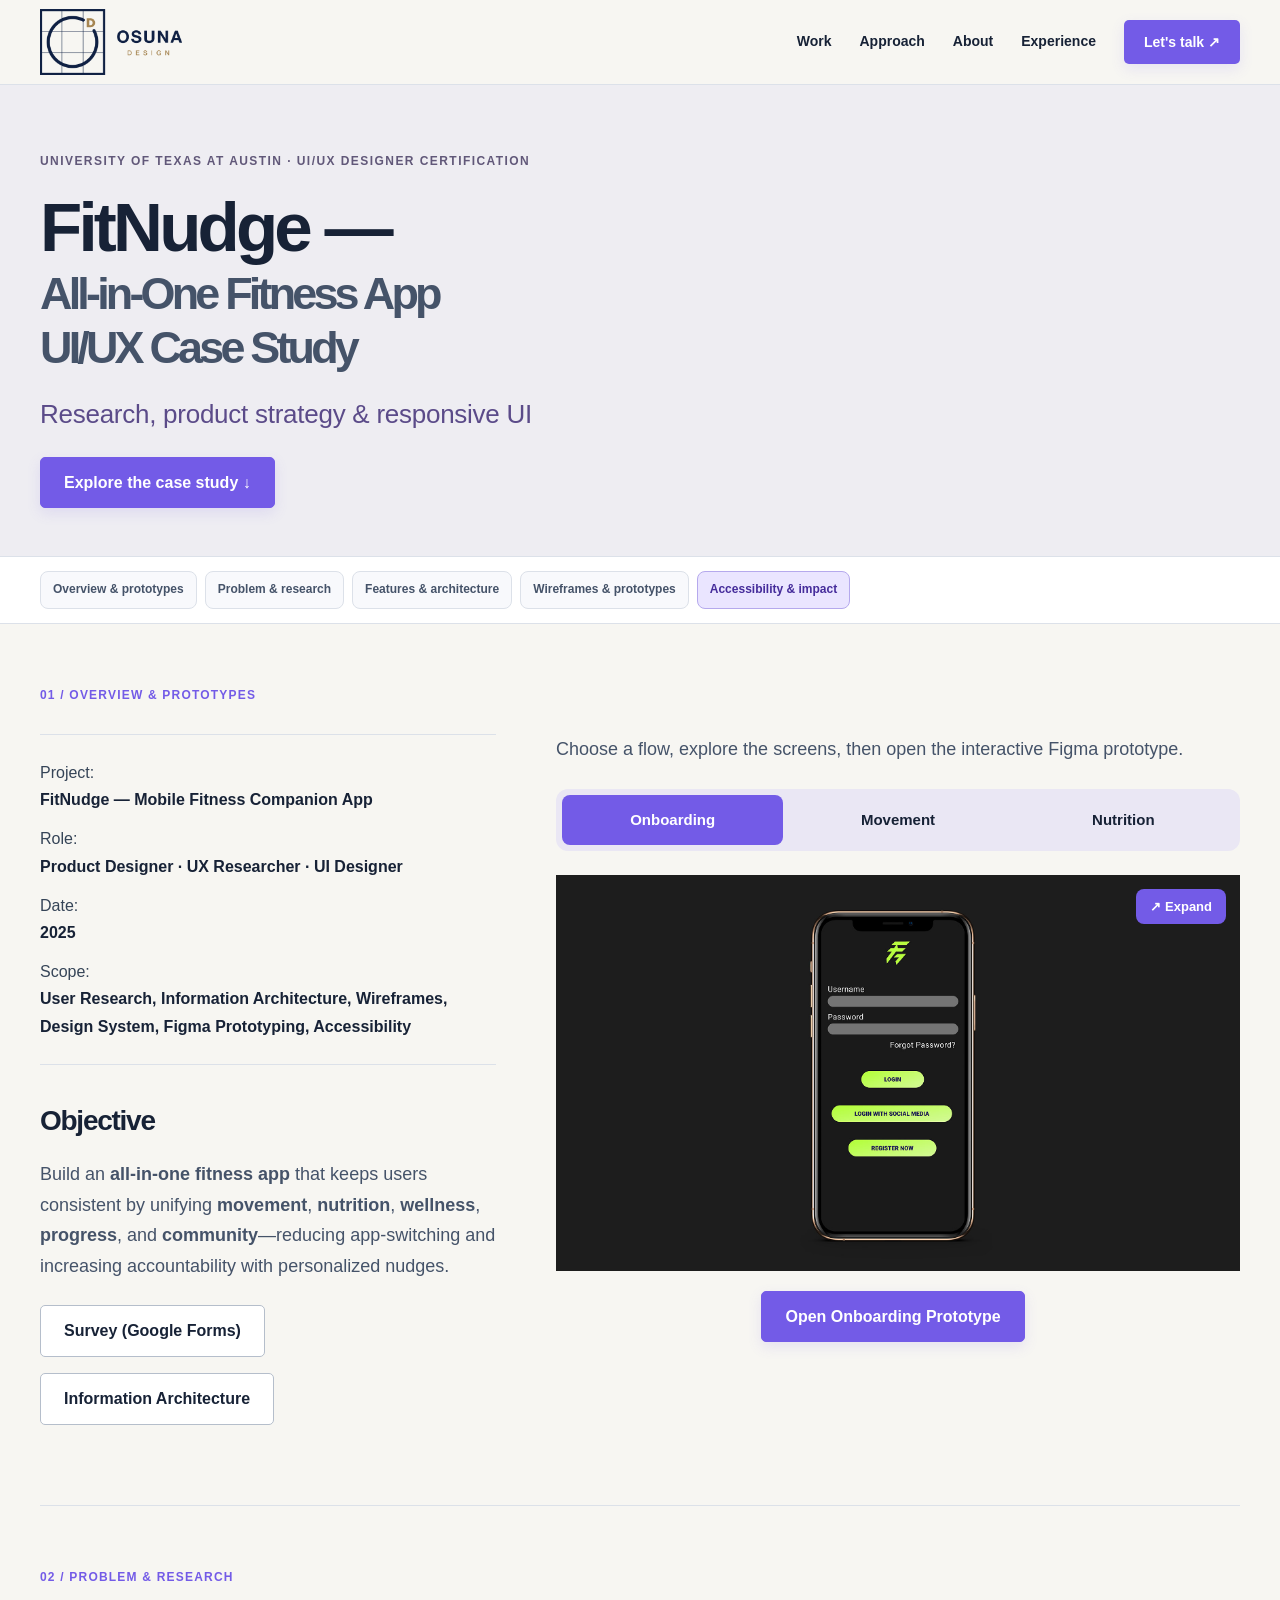
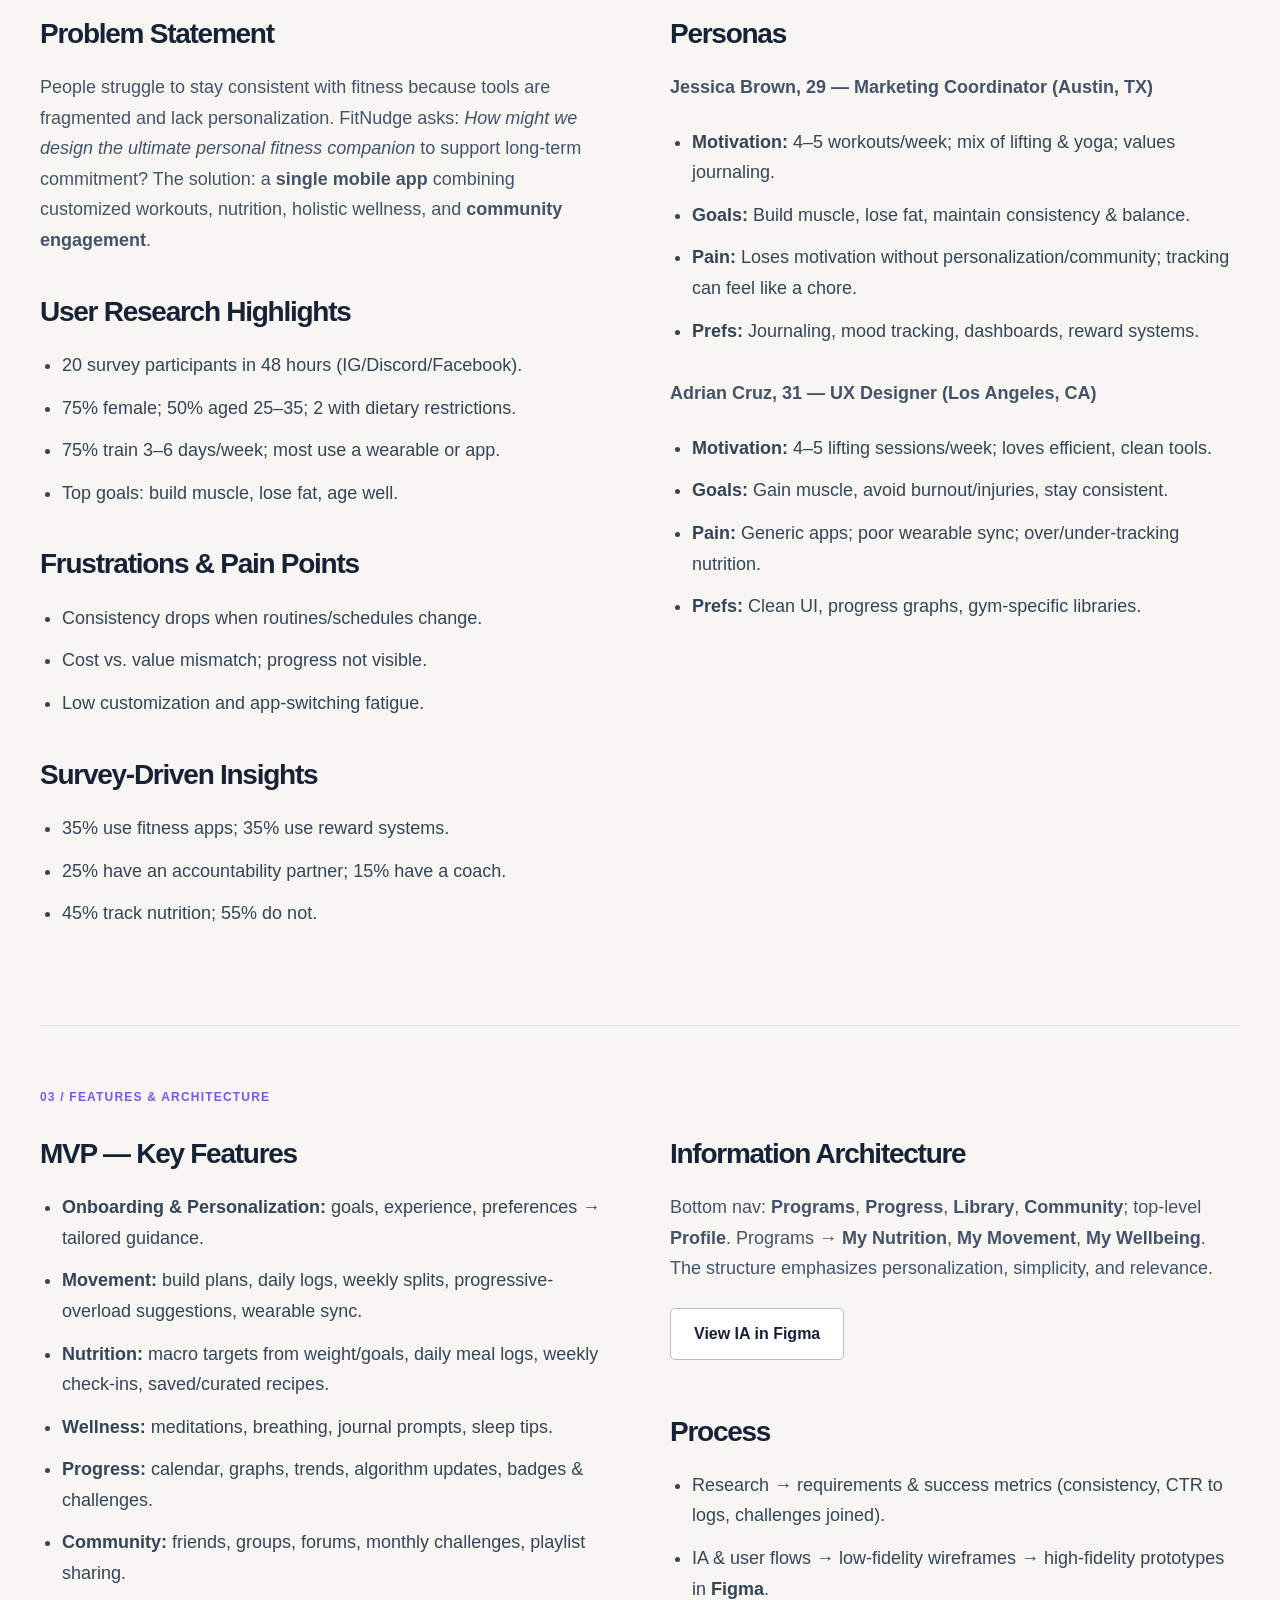
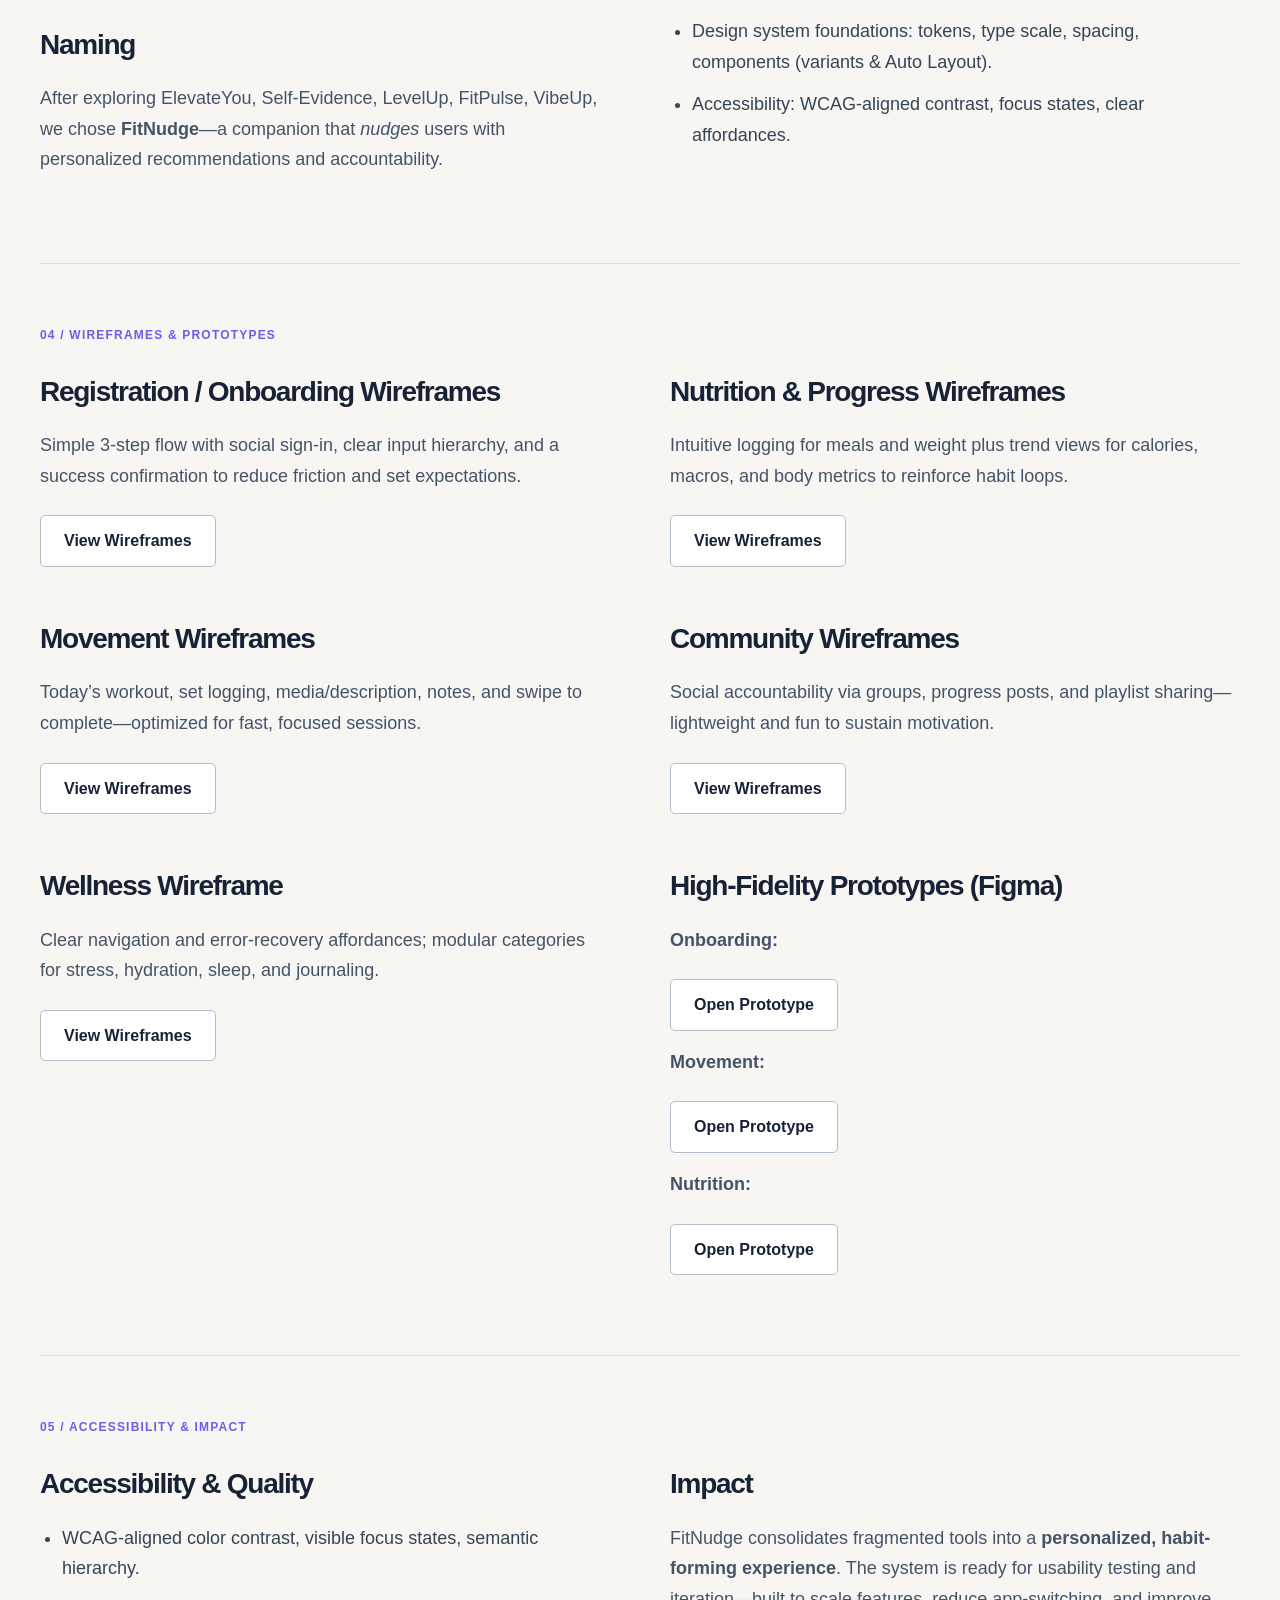
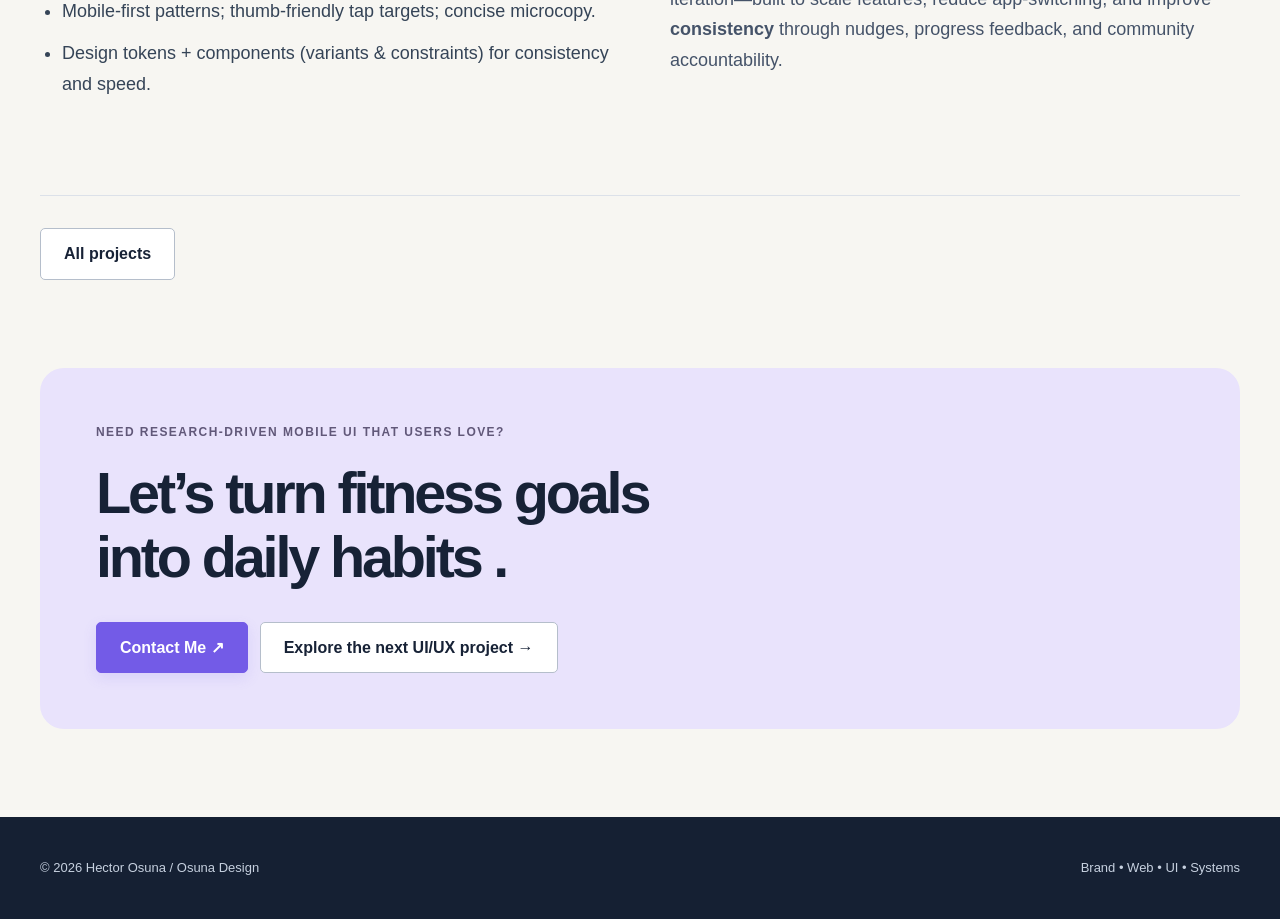
<file: ui-ux-fitnudge.html>
<!doctype html><html lang="en"><head><meta charset="utf-8"><meta name="viewport" content="width=device-width,initial-scale=1"><title>FitNudge — UI/UX Case Study — Hector Osuna</title><link rel="icon" href="assets/favicon.svg"><link rel="stylesheet" href="styles.css"><link rel="stylesheet" href="editorial.css"><link rel="stylesheet" href="ux-cases.css"><link rel="stylesheet" href="product-design.css"><link rel="stylesheet" href="brand-focus.css"></head><body class="ux-case product-portfolio"><a class="skip-link" href="#main">Skip to content</a><nav class="nav"><div class="container navin"><a class="brand" href="index.html"><img src="assets/osuna-logo.png" alt="Osuna Design"></a><div class="navlinks"><a href="index.html#work">Work</a><a href="index.html#approach">Approach</a><a href="about.html">About</a><a href="resume.html">Experience</a><a class="btn dark" href="mailto:hosuna23@gmail.com">Let's talk ↗</a></div><button class="menu" aria-label="Open navigation">☰</button></div></nav><main id="main"><header class="case-hero"><div class="container"><div class="eyebrow">University of Texas at Austin · UI/UX Designer Certification</div><h1>
                  FitNudge —
                  <span class="mil-thin">All-in-One Fitness App</span>
                  <span class="mil-thin">UI/UX Case Study</span>
                </h1>
                <p class="case-sub">Research, product strategy &amp; responsive UI</p><a class="btn dark" href="#ux-section-0">Explore the case study ↓</a></div></header><div class="ux-jump"><div class="container"><a href="#ux-section-0">Overview &amp; prototypes</a><a href="#ux-section-1">Problem &amp; research</a><a href="#ux-section-2">Features &amp; architecture</a><a href="#ux-section-3">Wireframes &amp; prototypes</a><a href="#ux-section-4">Accessibility &amp; impact</a></div></div><section class="ux-case-content"><div class="container"><div class="container mil-p-120-120" id="project">
              <div class="ux-row ux-overview" id="ux-section-0">
                <div class="ux-section-label"><span>01 / Overview &amp; prototypes</span></div><div class="col-lg-4">
                  <div class="mil-p-0-120">
                    <ul class="mil-service-list mil-dark mil-mb-60">
                      <li class="mil-up">
                        Project: <span class="mil-dark">FitNudge — Mobile Fitness Companion App</span>
                      </li>
                      <li class="mil-up">
                        Role: <span class="mil-dark">Product Designer · UX Researcher · UI Designer</span>
                      </li>
                      <li class="mil-up">
                        Date: <span class="mil-dark">2025</span>
                      </li>
                      <li class="mil-up">
                        Scope: <span class="mil-dark">User Research, Information Architecture, Wireframes,
                          Design System, Figma Prototyping, Accessibility</span>
                      </li>
                    </ul>

                    <h3 class="mil-up mil-mb-30">Objective</h3>
                    <p class="mil-up mil-mb-30">
                      Build an <b>all-in-one fitness app</b> that keeps users
                      consistent by unifying <b>movement</b>, <b>nutrition</b>,
                      <b>wellness</b>, <b>progress</b>, and
                      <b>community</b>—reducing app-switching and increasing
                      accountability with personalized nudges.
                    </p>

                    <a data-no-swup href="https://docs.google.com/forms/d/e/1FAIpQLSdjE2DbNEt9vTUiVBuJIlIOG8BJ8LylyXwkp6OnRPtDBx7w9Q/viewform" target="_blank" rel="noopener noreferrer" class="btn"><span>Survey (Google Forms)</span></a>
                    <a data-no-swup href="https://www.figma.com/proto/WpHs1OL1pxvpMgmox3JmTI/Capstone-Proj-Research?page-id=124%3A1046&amp;node-id=124-1047&amp;viewport=1511%2C566%2C0.25&amp;t=n5WUBvrK7TRAKCVX-1&amp;scaling=min-zoom&amp;content-scaling=fixed" target="_blank" rel="noopener noreferrer" class="btn"><span>Information Architecture</span></a>
                  </div>
                </div>

                <div class="col-lg-7">
                  <p class="ux-interaction-cue">Choose a flow, explore the screens, then open the interactive Figma prototype.</p><div class="ux-prototype-tabs" role="tablist" aria-label="Explore FitNudge prototype flows"><button type="button" role="tab" id="prototype-tab-0" aria-controls="prototype-0" aria-selected="true" tabindex="0">Onboarding</button><button type="button" role="tab" id="prototype-tab-1" aria-controls="prototype-1" aria-selected="false" tabindex="-1">Movement</button><button type="button" role="tab" id="prototype-tab-2" aria-controls="prototype-2" aria-selected="false" tabindex="-1">Nutrition</button></div><div class="ux-prototype-panel" id="prototype-0" role="tabpanel" aria-labelledby="prototype-tab-0">
                    <div class="mil-image-frame mil-horizontal">
                      <button class="ux-image-expand" type="button" aria-label="Expand FitNudge onboarding prototype"><img src="assets/ux/img/works/15/1.jpg" alt="FitNudge onboarding prototype" loading="lazy">
                    </button></div>
                    <br>
                    <div class="mil-mt-20" style="text-align: center">
                      <a data-no-swup href="https://www.figma.com/proto/B6Sy3W6D9P41Tn1zrAX3lU/Web---Capstone-Project-Research-Audit-HJO?page-id=35230%3A24087&amp;node-id=35230-24141&amp;viewport=504%2C454%2C0.26&amp;t=nZVIvfUIJ1YbfPdW-1&amp;scaling=scale-down-width&amp;content-scaling=fixed" target="_blank" rel="noopener noreferrer" class="btn dark">
                        <span>Open Onboarding Prototype</span>
                      </a>
                    </div>
                  </div>
                  <div class="ux-prototype-panel" style="text-align: center" id="prototype-1" role="tabpanel" aria-labelledby="prototype-tab-1" hidden="">
                    <div class="mil-image-frame mil-horizontal">
                      <button class="ux-image-expand" type="button" aria-label="Expand FitNudge movement prototype"><img src="assets/ux/img/works/15/2.jpg" alt="FitNudge movement prototype" loading="lazy">
                    </button></div>
                    <br>
                    <div class="mil-mt-20" style="text-align: center">
                      <a data-no-swup href="https://www.figma.com/proto/B6Sy3W6D9P41Tn1zrAX3lU/Web---Capstone-Project-Research-Audit-HJO?page-id=35230%3A25680&amp;node-id=35230-25712&amp;viewport=348%2C60%2C0.25&amp;t=C1TKmtALDPb3HSD3-1&amp;scaling=scale-down-width&amp;content-scaling=fixed" target="_blank" rel="noopener noreferrer" class="btn dark">
                        <span>Open Movement Prototype</span>
                      </a>
                    </div>
                  </div>
                  <div class="ux-prototype-panel" id="prototype-2" role="tabpanel" aria-labelledby="prototype-tab-2" hidden="">
                    <div class="mil-image-frame mil-horizontal">
                      <button class="ux-image-expand" type="button" aria-label="Expand FitNudge nutrition &amp; progress prototype"><img src="assets/ux/img/works/15/3.jpg" alt="FitNudge nutrition &amp; progress prototype" loading="lazy">
                    </button></div>
                    <br>
                    <div class="mil-mt-20" style="text-align: center">
                      <a data-no-swup href="https://www.figma.com/proto/B6Sy3W6D9P41Tn1zrAX3lU/Web---Capstone-Project-Research-Audit-HJO?page-id=35230%3A26876&amp;node-id=35230-26921&amp;viewport=225%2C60%2C0.37&amp;t=7U2d2qFyoCdVsE2s-1&amp;scaling=scale-down-width&amp;content-scaling=fixed" target="_blank" rel="noopener noreferrer" class="btn dark">
                        <span>Open Nutrition Prototype</span>
                      </a>
                    </div>
                  </div>
                </div>
              </div>

              <div class="ux-row" id="ux-section-1">
                <div class="ux-section-label"><span>02 / Problem &amp; research</span></div><div class="col-lg-5 mil-mb-60">
                  <h3 class="mil-mb-15">Problem Statement</h3>
                  <p>
                    People struggle to stay consistent with fitness because
                    tools are fragmented and lack personalization. FitNudge
                    asks:
                    <i>How might we design the ultimate personal fitness
                      companion</i>
                    to support long-term commitment? The solution: a
                    <b>single mobile app</b> combining customized workouts,
                    nutrition, holistic wellness, and
                    <b>community engagement</b>.
                  </p>

                  <h3 class="mil-mb-15 mil-mt-30">User Research Highlights</h3>
                  <ul class="mil-service-list mil-dark mil-mb-30">
                    <li>
                      20 survey participants in 48 hours (IG/Discord/Facebook).
                    </li>
                    <li>
                      75% female; 50% aged 25–35; 2 with dietary restrictions.
                    </li>
                    <li>
                      75% train 3–6 days/week; most use a wearable or app.
                    </li>
                    <li>Top goals: build muscle, lose fat, age well.</li>
                  </ul>

                  <h3 class="mil-mb-15">Frustrations &amp; Pain Points</h3>
                  <ul class="mil-service-list mil-dark mil-mb-30">
                    <li>Consistency drops when routines/schedules change.</li>
                    <li>Cost vs. value mismatch; progress not visible.</li>
                    <li>Low customization and app-switching fatigue.</li>
                  </ul>

                  <h3 class="mil-mb-15">Survey-Driven Insights</h3>
                  <ul class="mil-service-list mil-dark mil-mb-0">
                    <li>35% use fitness apps; 35% use reward systems.</li>
                    <li>
                      25% have an accountability partner; 15% have a coach.
                    </li>
                    <li>45% track nutrition; 55% do not.</li>
                  </ul>
                </div>

                <div class="col-lg-5 mil-mb-60">
                  <h3 class="mil-mb-15">Personas</h3>

                  <p class="mil-up">
                    <b>Jessica Brown, 29 — Marketing Coordinator (Austin, TX)</b>
                  </p>
                  <ul class="mil-service-list mil-dark mil-mb-20">
                    <li>
                      <b>Motivation:</b> 4–5 workouts/week; mix of lifting &amp;
                      yoga; values journaling.
                    </li>
                    <li>
                      <b>Goals:</b> Build muscle, lose fat, maintain consistency
                      &amp; balance.
                    </li>
                    <li>
                      <b>Pain:</b> Loses motivation without
                      personalization/community; tracking can feel like a chore.
                    </li>
                    <li>
                      <b>Prefs:</b> Journaling, mood tracking, dashboards,
                      reward systems.
                    </li>
                  </ul>

                  <p class="mil-up">
                    <b>Adrian Cruz, 31 — UX Designer (Los Angeles, CA)</b>
                  </p>
                  <ul class="mil-service-list mil-dark mil-mb-0">
                    <li>
                      <b>Motivation:</b> 4–5 lifting sessions/week; loves
                      efficient, clean tools.
                    </li>
                    <li>
                      <b>Goals:</b> Gain muscle, avoid burnout/injuries, stay
                      consistent.
                    </li>
                    <li>
                      <b>Pain:</b> Generic apps; poor wearable sync;
                      over/under-tracking nutrition.
                    </li>
                    <li>
                      <b>Prefs:</b> Clean UI, progress graphs, gym-specific
                      libraries.
                    </li>
                  </ul>
                </div>
              </div>

              <div class="ux-row" id="ux-section-2">
                <div class="ux-section-label"><span>03 / Features &amp; architecture</span></div><div class="col-lg-5 mil-mb-60">
                  <h3 class="mil-mb-15">MVP — Key Features</h3>
                  <ul class="mil-service-list mil-dark mil-mb-30">
                    <li>
                      <b>Onboarding &amp; Personalization:</b> goals, experience,
                      preferences → tailored guidance.
                    </li>
                    <li>
                      <b>Movement:</b> build plans, daily logs, weekly splits,
                      progressive-overload suggestions, wearable sync.
                    </li>
                    <li>
                      <b>Nutrition:</b> macro targets from weight/goals, daily
                      meal logs, weekly check-ins, saved/curated recipes.
                    </li>
                    <li>
                      <b>Wellness:</b> meditations, breathing, journal prompts,
                      sleep tips.
                    </li>
                    <li>
                      <b>Progress:</b> calendar, graphs, trends, algorithm
                      updates, badges &amp; challenges.
                    </li>
                    <li>
                      <b>Community:</b> friends, groups, forums, monthly
                      challenges, playlist sharing.
                    </li>
                  </ul>

                  <h3 class="mil-mb-15">Naming</h3>
                  <p>
                    After exploring ElevateYou, Self-Evidence, LevelUp,
                    FitPulse, VibeUp, we chose <b>FitNudge</b>—a companion that
                    <em>nudges</em> users with personalized recommendations and
                    accountability.
                  </p>
                </div>

                <div class="col-lg-5 mil-mb-60">
                  <h3 class="mil-mb-15">Information Architecture</h3>
                  <p>
                    Bottom nav: <b>Programs</b>, <b>Progress</b>,
                    <b>Library</b>, <b>Community</b>; top-level <b>Profile</b>.
                    Programs → <b>My Nutrition</b>, <b>My Movement</b>,
                    <b>My Wellbeing</b>. The structure emphasizes
                    personalization, simplicity, and relevance.
                  </p>
                  <a data-no-swup href="https://www.figma.com/proto/WpHs1OL1pxvpMgmox3JmTI/Capstone-Proj-Research?page-id=124%3A1046&amp;node-id=124-1047&amp;viewport=1511%2C566%2C0.25&amp;t=n5WUBvrK7TRAKCVX-1&amp;scaling=min-zoom&amp;content-scaling=fixed" target="_blank" rel="noopener noreferrer" class="btn"><span>View IA in Figma</span></a>

                  <h3 class="mil-mb-15 mil-mt-30">Process</h3>
                  <ul class="mil-service-list mil-dark mil-mb-0">
                    <li>
                      Research → requirements &amp; success metrics (consistency,
                      CTR to logs, challenges joined).
                    </li>
                    <li>
                      IA &amp; user flows → low-fidelity wireframes → high-fidelity
                      prototypes in <b>Figma</b>.
                    </li>
                    <li>
                      Design system foundations: tokens, type scale, spacing,
                      components (variants &amp; Auto Layout).
                    </li>
                    <li>
                      Accessibility: WCAG-aligned contrast, focus states, clear
                      affordances.
                    </li>
                  </ul>
                </div>
              </div>

              <div class="ux-row" id="ux-section-3">
                <div class="ux-section-label"><span>04 / Wireframes &amp; prototypes</span></div><div class="col-lg-5 mil-mb-60">
                  <h3 class="mil-mb-15">
                    Registration / Onboarding Wireframes
                  </h3>
                  <p>
                    Simple 3-step flow with social sign-in, clear input
                    hierarchy, and a success confirmation to reduce friction and
                    set expectations.
                  </p>
                  <a data-no-swup href="https://www.figma.com/proto/B6Sy3W6D9P41Tn1zrAX3lU/Capstone-Project-Research-Audit-HJO?page-id=35158%3A1646&amp;node-id=35158-1649&amp;viewport=304%2C45%2C0.05&amp;t=Q7dWO42oSVqzuHrM-1&amp;scaling=contain&amp;content-scaling=fixed" target="_blank" rel="noopener noreferrer" class="btn"><span>View Wireframes</span></a>

                  <h3 class="mil-mb-15 mil-mt-30">Movement Wireframes</h3>
                  <p>
                    Today’s workout, set logging, media/description, notes, and
                    swipe to complete—optimized for fast, focused sessions.
                  </p>
                  <a data-no-swup href="https://www.figma.com/proto/B6Sy3W6D9P41Tn1zrAX3lU/Capstone-Project-Research-Audit-HJO?page-id=35158%3A1792&amp;node-id=35158-1795&amp;viewport=304%2C45%2C0.05&amp;t=5R1V0k2TybF8RrAX-1&amp;scaling=min-zoom&amp;content-scaling=fixed" target="_blank" rel="noopener noreferrer" class="btn"><span>View Wireframes</span></a>

                  <h3 class="mil-mb-15 mil-mt-30">Wellness Wireframe</h3>
                  <p>
                    Clear navigation and error-recovery affordances; modular
                    categories for stress, hydration, sleep, and journaling.
                  </p>
                  <a data-no-swup href="https://www.figma.com/proto/B6Sy3W6D9P41Tn1zrAX3lU/Capstone-Project-Research-Audit-HJO?page-id=35158%3A3464&amp;node-id=35158-3468&amp;viewport=-758%2C-1272%2C0.25&amp;t=P4ISFLA67rUFdprZ-1&amp;scaling=scale-down-width&amp;content-scaling=fixed" target="_blank" rel="noopener noreferrer" class="btn"><span>View Wireframes</span></a>
                </div>

                <div class="col-lg-5 mil-mb-60">
                  <h3 class="mil-mb-15">Nutrition &amp; Progress Wireframes</h3>
                  <p>
                    Intuitive logging for meals and weight plus trend views for
                    calories, macros, and body metrics to reinforce habit loops.
                  </p>
                  <a data-no-swup href="https://www.figma.com/proto/B6Sy3W6D9P41Tn1zrAX3lU/Capstone-Project-Research-Audit-HJO?page-id=35158%3A2396&amp;node-id=35158-2399&amp;viewport=118%2C45%2C0.05&amp;t=q4pOqJWZSBzVj8Ed-1&amp;scaling=scale-down-width&amp;content-scaling=fixed" target="_blank" rel="noopener noreferrer" class="btn"><span>View Wireframes</span></a>

                  <h3 class="mil-mb-15 mil-mt-30">Community Wireframes</h3>
                  <p>
                    Social accountability via groups, progress posts, and
                    playlist sharing—lightweight and fun to sustain motivation.
                  </p>
                  <a data-no-swup href="https://www.figma.com/proto/B6Sy3W6D9P41Tn1zrAX3lU/Capstone-Project-Research-Audit-HJO?page-id=35158%3A3528&amp;node-id=35223-2398&amp;viewport=-109%2C-1015%2C0.13&amp;t=8C4LpfVbCvhWIyf3-1&amp;scaling=scale-down-width&amp;content-scaling=fixed" target="_blank" rel="noopener noreferrer" class="btn"><span>View Wireframes</span></a>

                  <h3 class="mil-mb-15 mil-mt-30">
                    High-Fidelity Prototypes (Figma)
                  </h3>
                  <p class="mil-mb-10"><b>Onboarding:</b></p>
                  <a data-no-swup href="https://www.figma.com/proto/B6Sy3W6D9P41Tn1zrAX3lU/Web---Capstone-Project-Research-Audit-HJO?page-id=35230%3A24087&amp;node-id=35230-24141&amp;viewport=504%2C454%2C0.26&amp;t=nZVIvfUIJ1YbfPdW-1&amp;scaling=scale-down-width&amp;content-scaling=fixed" target="_blank" rel="noopener noreferrer" class="btn"><span>Open Prototype</span></a>
                  <p class="mil-mt-20 mil-mb-10"><b>Movement:</b></p>
                  <a data-no-swup href="https://www.figma.com/proto/B6Sy3W6D9P41Tn1zrAX3lU/Web---Capstone-Project-Research-Audit-HJO?page-id=35230%3A25680&amp;node-id=35230-25712&amp;viewport=348%2C60%2C0.25&amp;t=C1TKmtALDPb3HSD3-1&amp;scaling=scale-down-width&amp;content-scaling=fixed" target="_blank" rel="noopener noreferrer" class="btn"><span>Open Prototype</span></a>
                  <p class="mil-mt-20 mil-mb-10"><b>Nutrition:</b></p>
                  <a data-no-swup href="https://www.figma.com/proto/B6Sy3W6D9P41Tn1zrAX3lU/Web---Capstone-Project-Research-Audit-HJO?page-id=35230%3A26876&amp;node-id=35230-26921&amp;viewport=225%2C60%2C0.37&amp;t=7U2d2qFyoCdVsE2s-1&amp;scaling=scale-down-width&amp;content-scaling=fixed" target="_blank" rel="noopener noreferrer" class="btn"><span>Open Prototype</span></a>
                </div>
              </div>

              <div class="ux-row" id="ux-section-4">
                <div class="ux-section-label"><span>05 / Accessibility &amp; impact</span></div><div class="col-lg-5 mil-mb-60">
                  <h3 class="mil-mb-15">Accessibility &amp; Quality</h3>
                  <ul class="mil-service-list mil-dark mil-mb-30">
                    <li>
                      WCAG-aligned color contrast, visible focus states,
                      semantic hierarchy.
                    </li>
                    <li>
                      Mobile-first patterns; thumb-friendly tap targets; concise
                      microcopy.
                    </li>
                    <li>
                      Design tokens + components (variants &amp; constraints) for
                      consistency and speed.
                    </li>
                  </ul>
                </div>
                <div class="col-lg-5 mil-mb-60">
                  <h3 class="mil-mb-15">Impact</h3>
                  <p class="mil-up mil-mb-0">
                    FitNudge consolidates fragmented tools into a
                    <b>personalized, habit-forming experience</b>. The system is
                    ready for usability testing and iteration—built to scale
                    features, reduce app-switching, and improve
                    <b>consistency</b> through nudges, progress feedback, and
                    community accountability.
                  </p>
                </div>
              </div>

              <div class="mil-works-nav mil-up">
                <a href="index.html#work" class="btn"><span>All projects</span></a>
              </div>
            </div>
          </div></section><section><div class="container"><div class="cta"><div class="eyebrow">Need research-driven mobile UI that users love?</div><h2>Let’s turn  fitness goals  into
                   daily habits .</h2><div class="actions"><a class="btn dark" href="mailto:hosuna23@gmail.com">Contact Me ↗</a><a class="btn" href="music-streaming-app.html">Explore the next UI/UX project →</a></div></div></div></section></main><footer class="footer"><div class="container footerin"><div>© <span data-year></span> Hector Osuna / Osuna Design</div><div>Brand • Web • UI • Systems</div></div></footer>
<dialog class="ux-lightbox"><div class="ux-lightbox-bar"><span>Project image</span><button type="button" class="btn" data-close>Close ×</button></div><img alt=""></dialog><script src="script.js"></script><script src="ux-cases.js"></script><script src="product-design.js"></script></body></html>
</file>
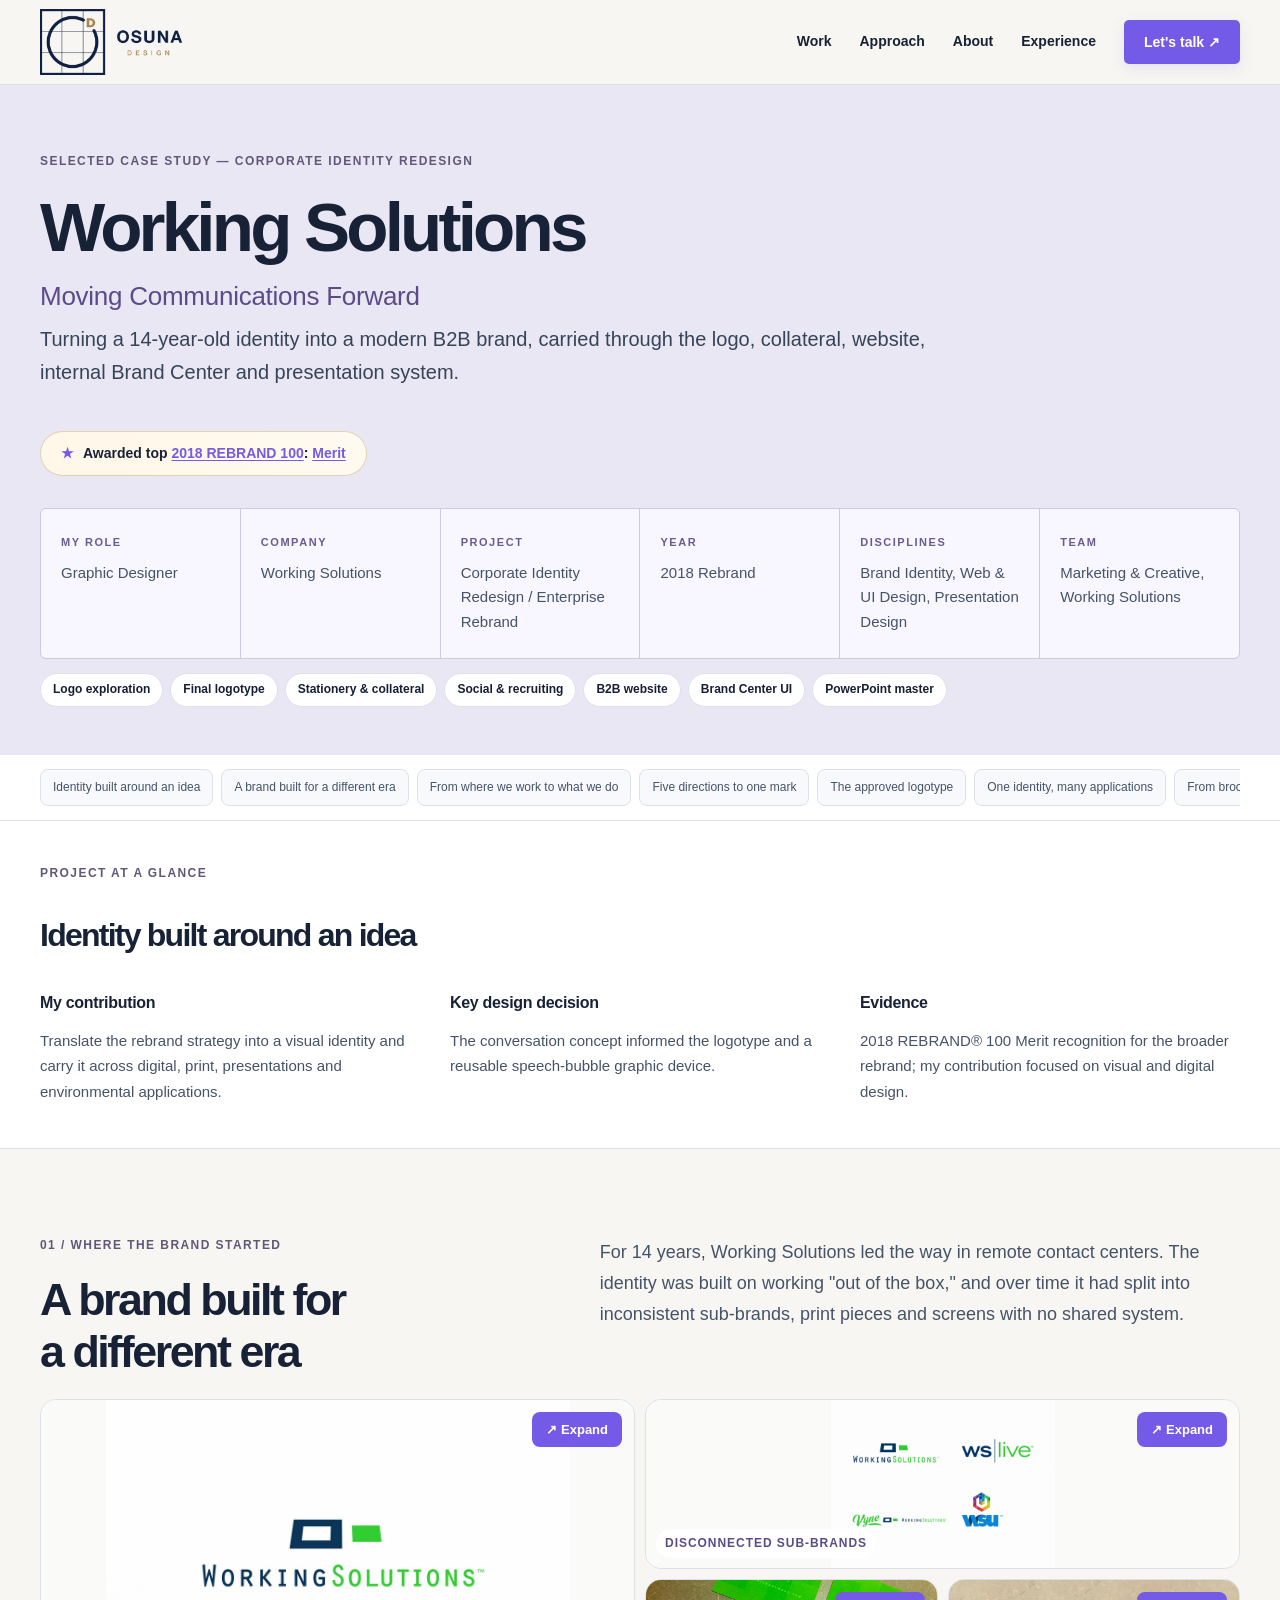
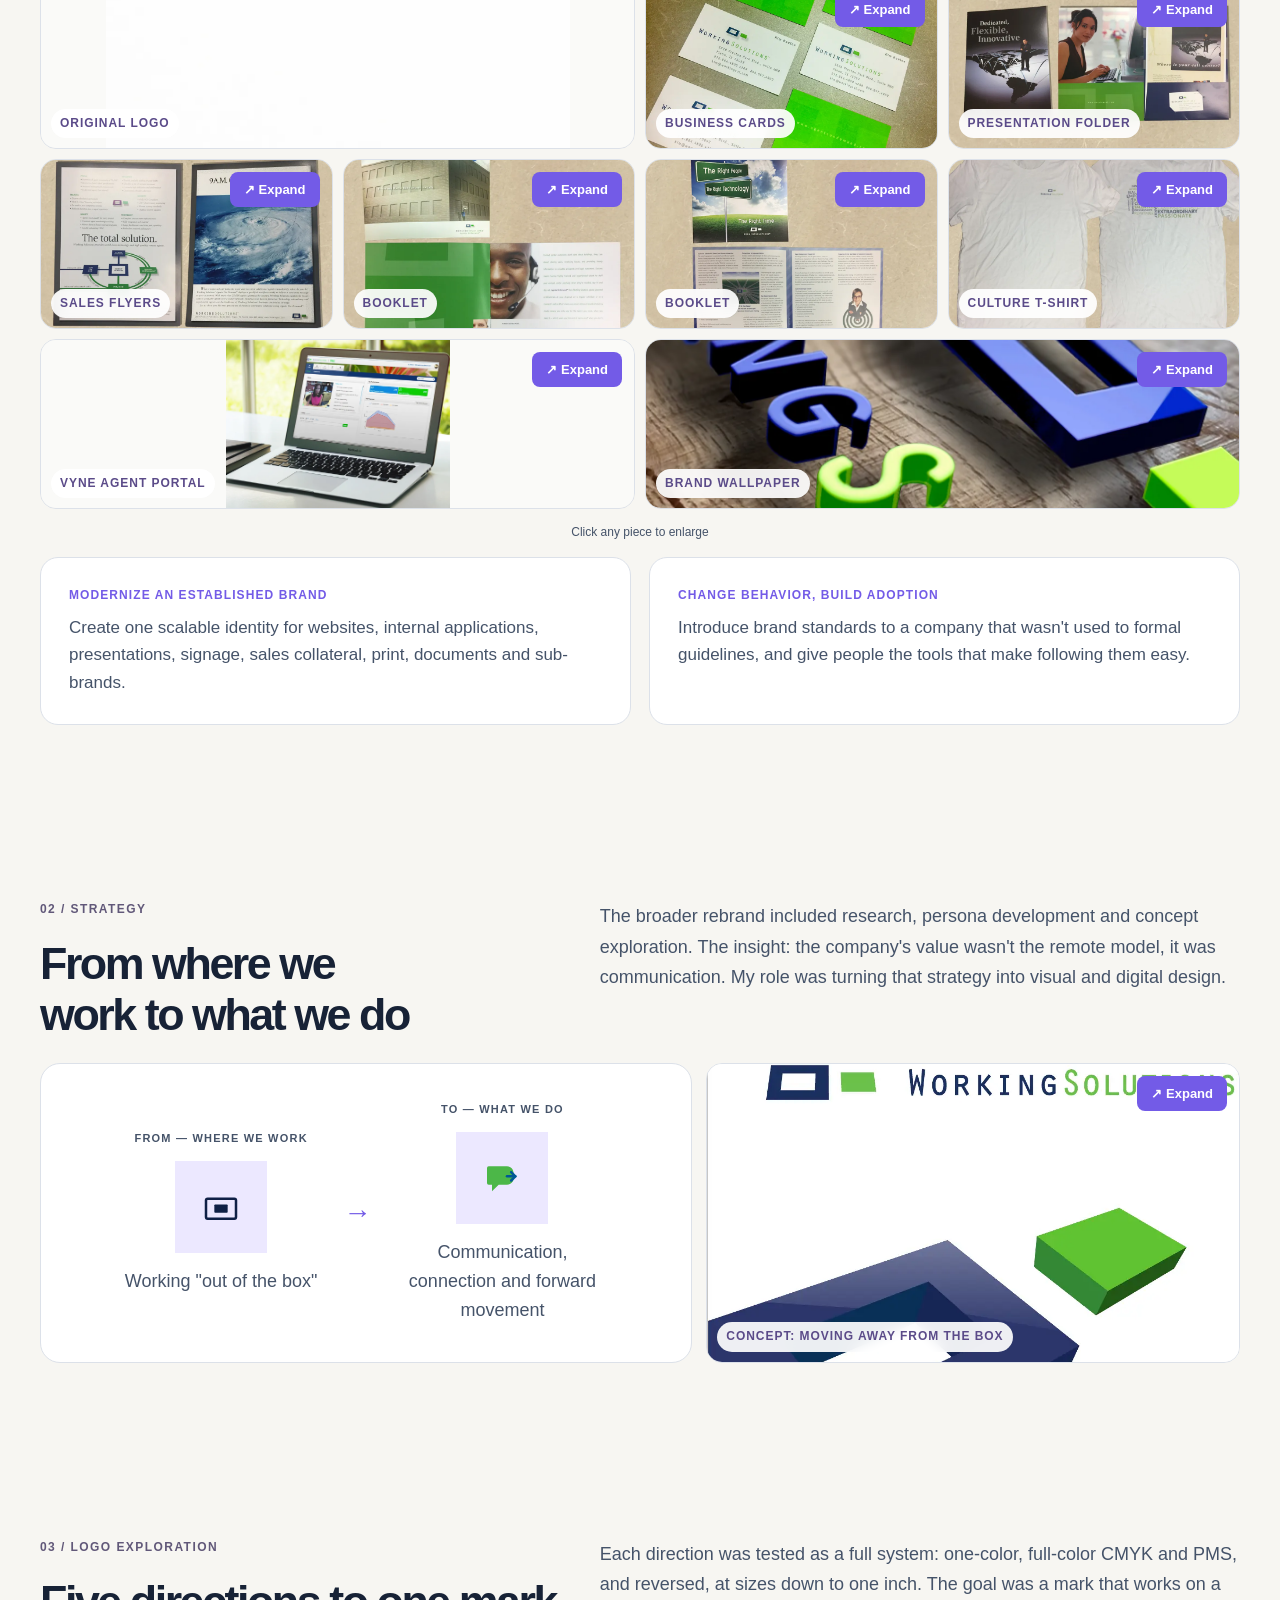
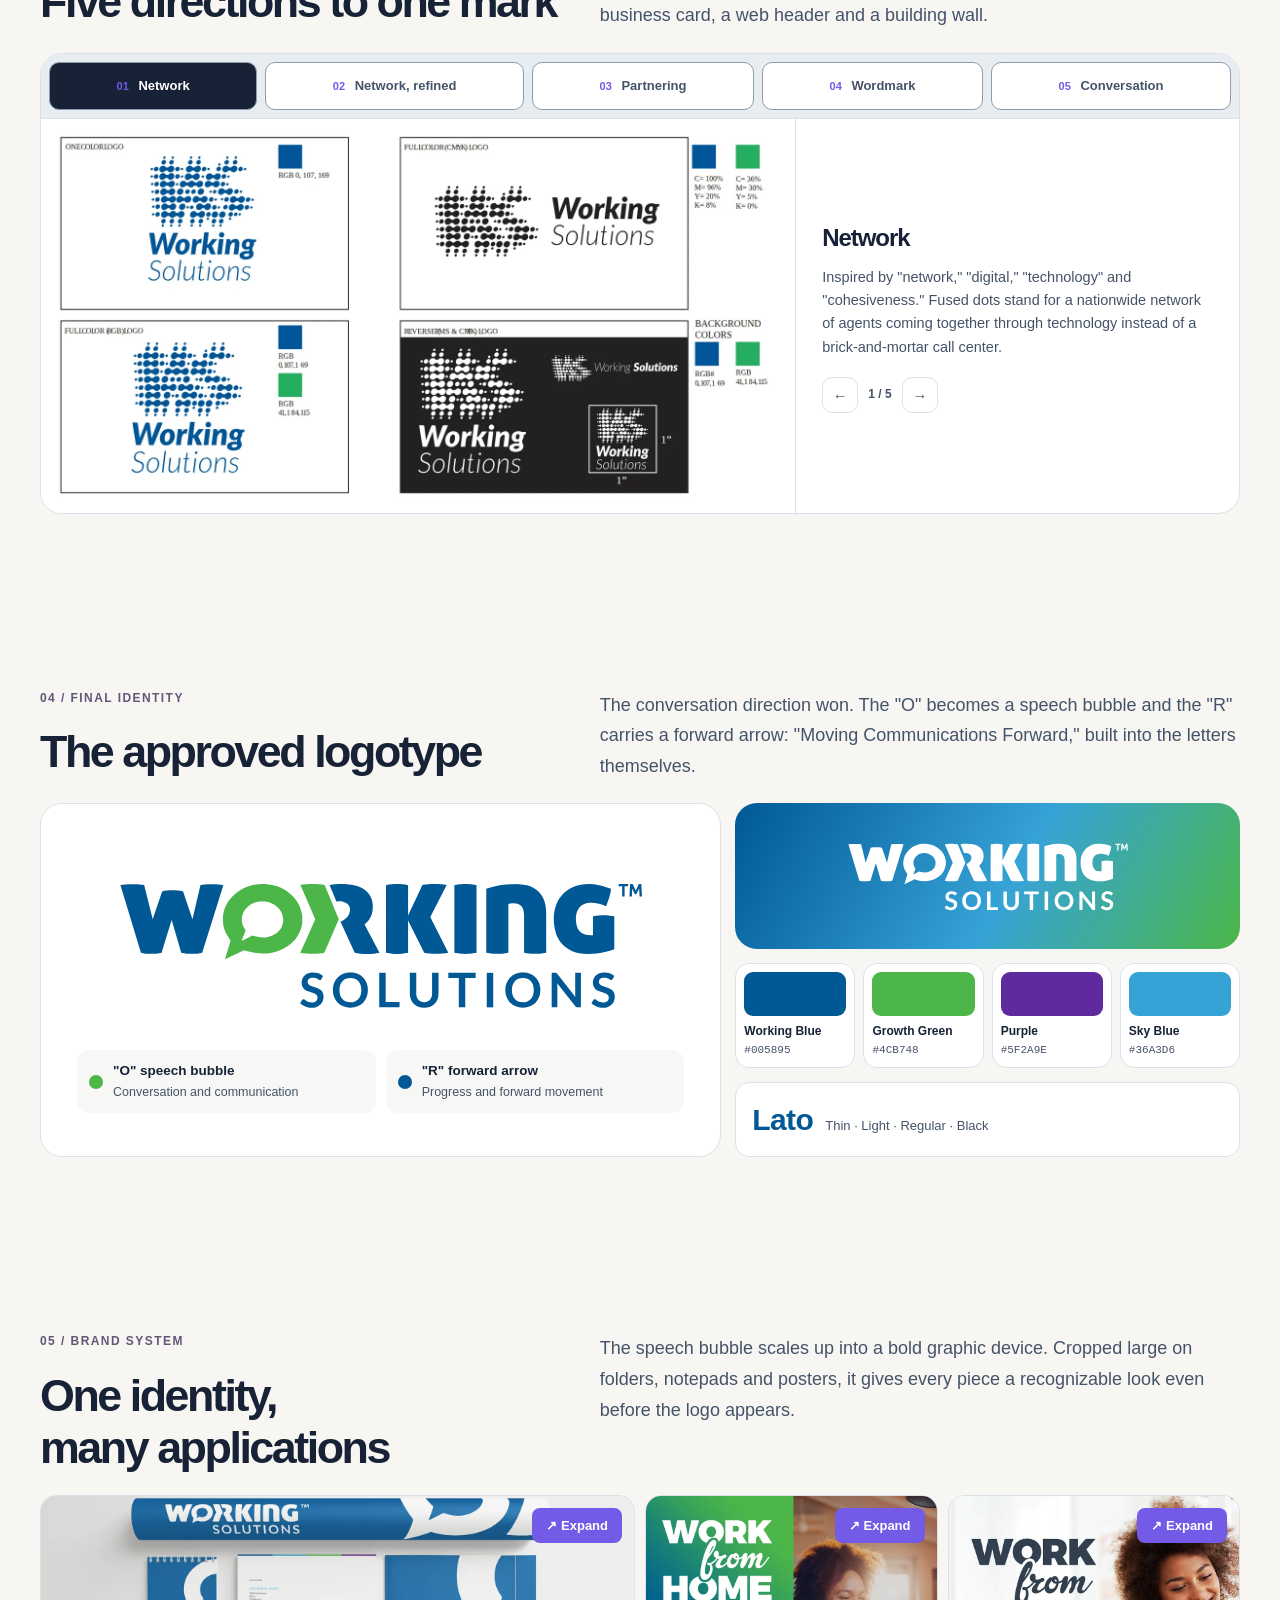
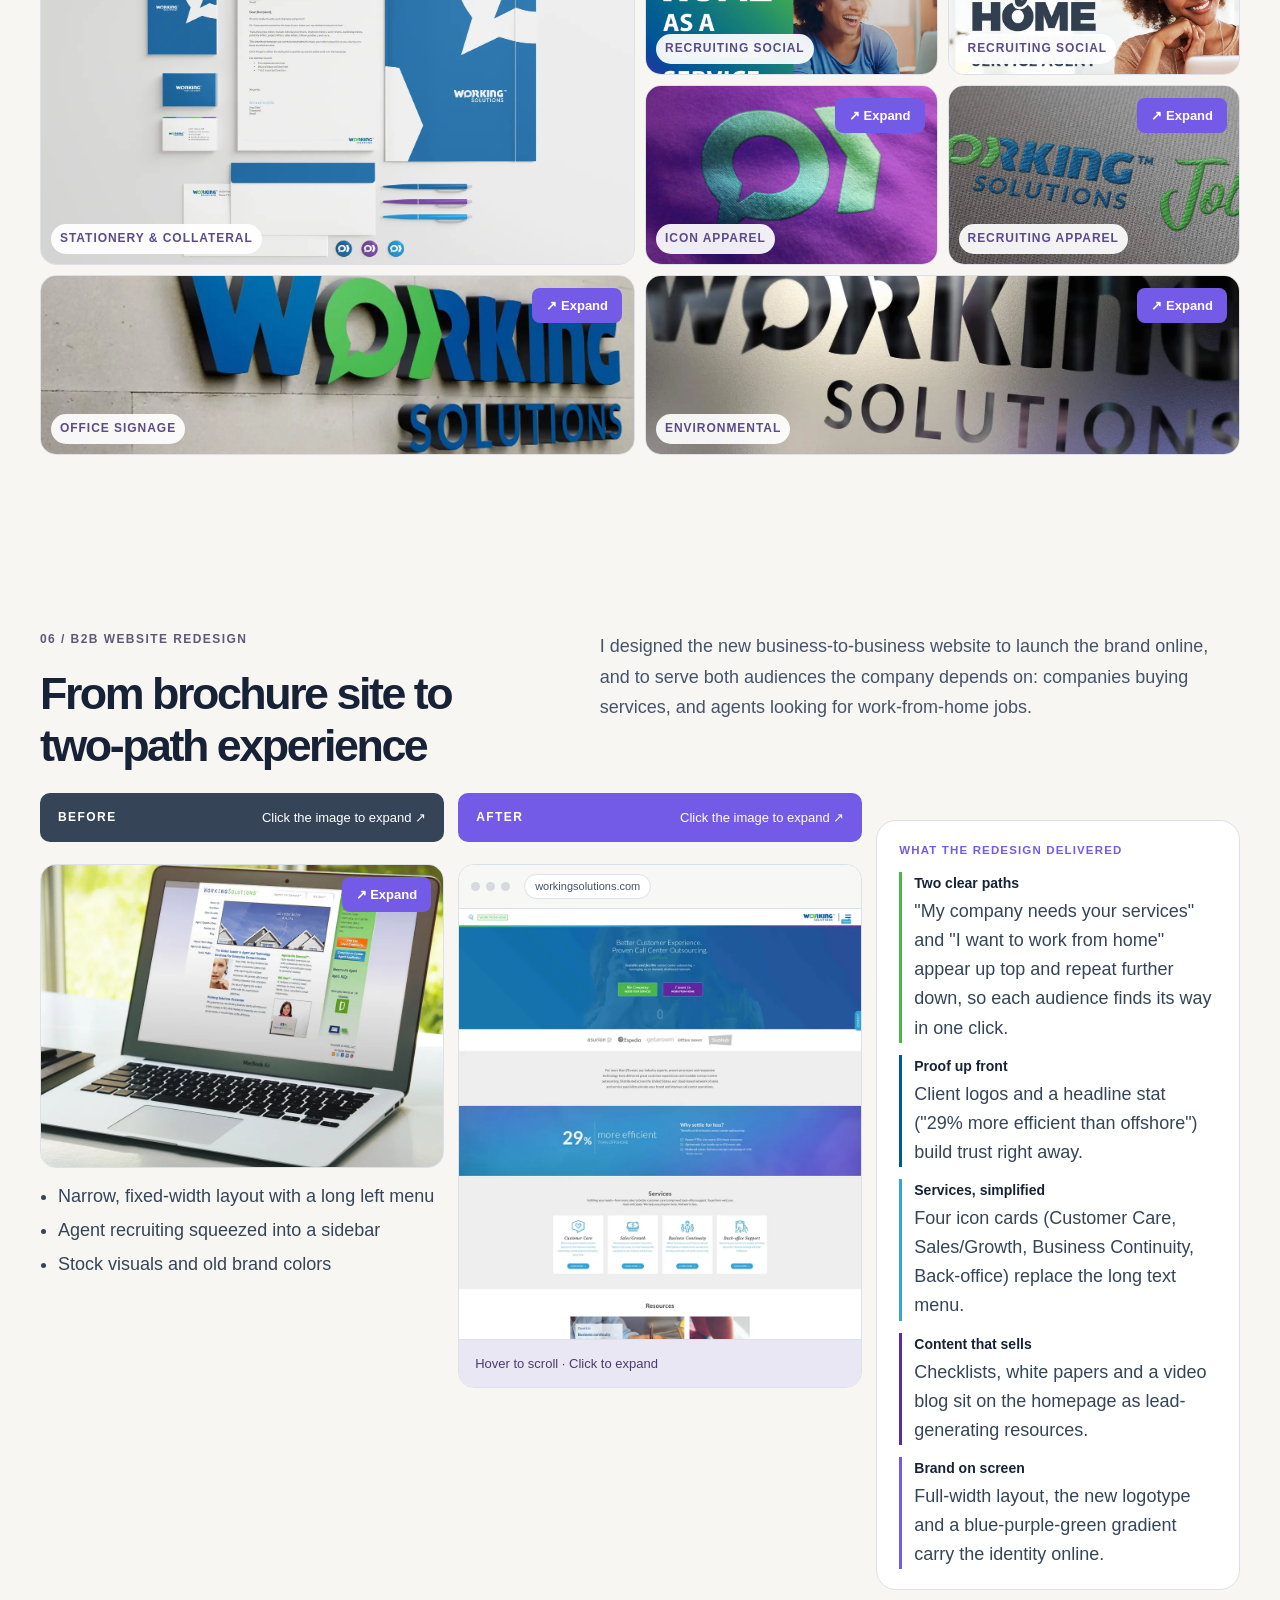
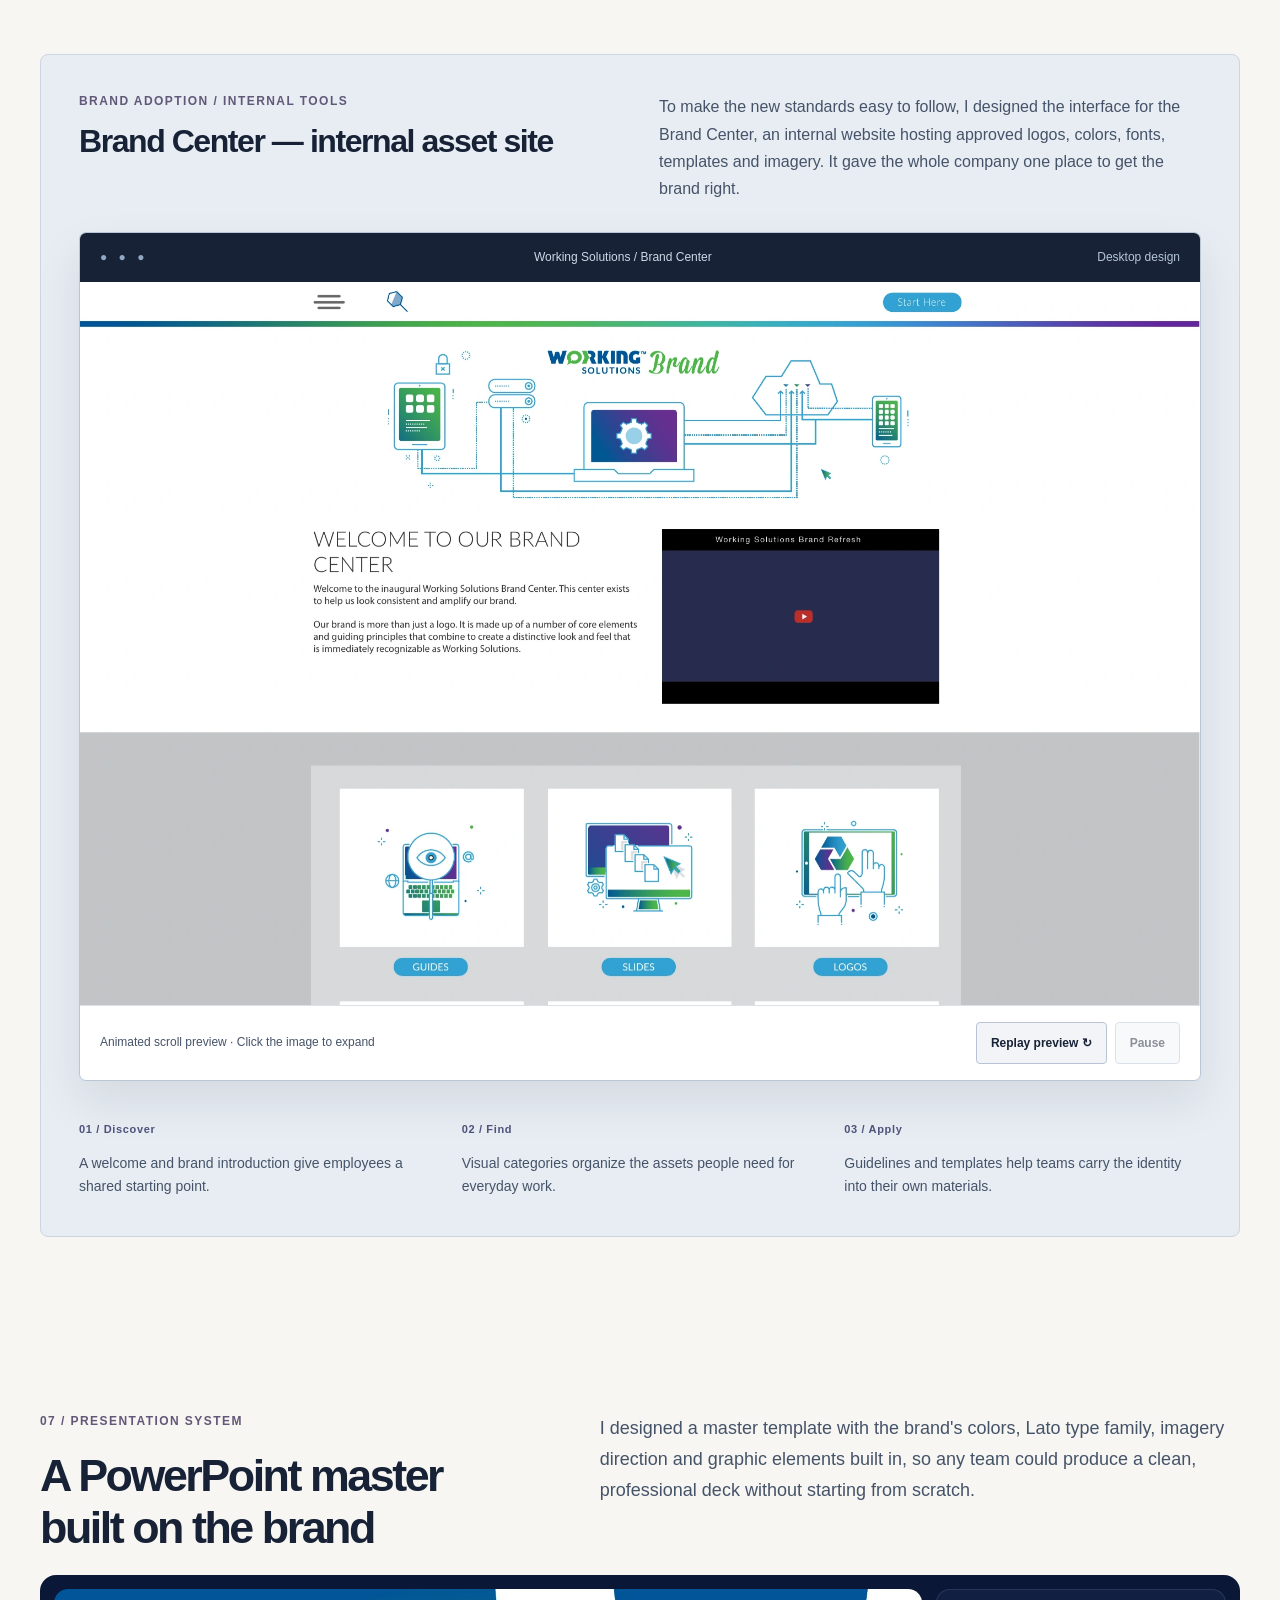
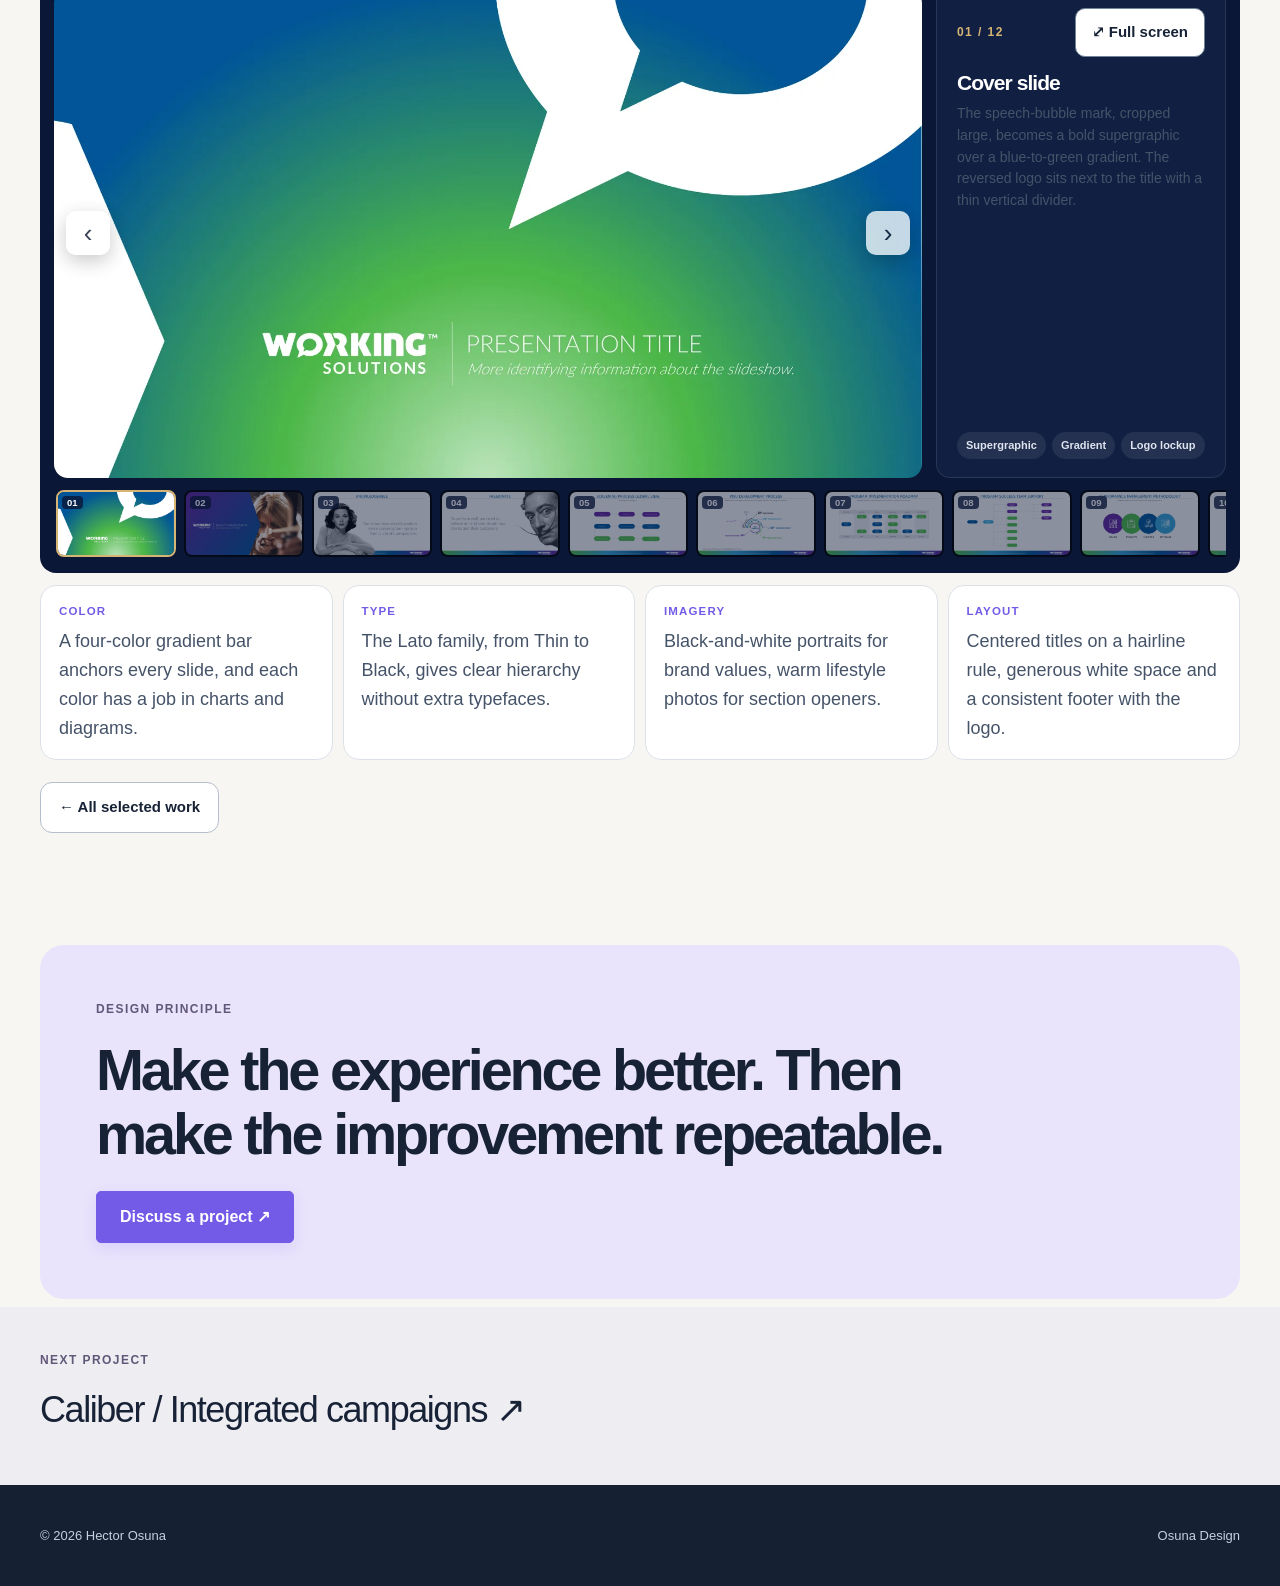
<file: working-solutions.html>
<!doctype html><html lang="en"><head><meta charset="utf-8"><meta name="viewport" content="width=device-width,initial-scale=1"><title>Working Solutions — Hector Osuna</title><meta name="description" content="Working Solutions corporate identity redesign: logo exploration, brand system, B2B website redesign and PowerPoint master template."><link rel="icon" href="assets/favicon.svg" type="image/svg+xml"><link rel="alternate icon" href="assets/favicon.ico"><link rel="apple-touch-icon" href="assets/favicon-180.png"><link rel="stylesheet" href="styles.css"><link rel="stylesheet" href="editorial.css"><link rel="stylesheet" href="product-design.css"><link rel="stylesheet" href="brand-focus.css"></head><body class="cs-page ws-page product-portfolio"><a class="skip-link" href="#main">Skip to content</a><nav class="nav"><div class="container navin"><a class="brand" href="index.html"><img src="assets/osuna-logo.png" alt="Osuna Design"></a><div class="navlinks"><a href="index.html#work">Work</a><a href="index.html#approach">Approach</a><a href="about.html">About</a><a href="resume.html">Experience</a><a class="btn dark" href="mailto:hosuna23@gmail.com">Let's talk ↗</a></div><button class="menu" aria-label="Open navigation">☰</button></div></nav><main id="main">

<!-- HERO -->
<section class="case-hero">
  <div class="container">
    <div class="eyebrow">Selected Case Study — Corporate Identity Redesign</div>
    <h1>Working Solutions</h1>
    <p class="case-sub">Moving Communications Forward</p>
    <p class="lead">Turning a 14-year-old identity into a modern B2B brand, carried through the logo, collateral, website, internal Brand Center and presentation system.</p>

    <div class="ws-award reveal">
      <span class="ws-award-icon" aria-hidden="true">★</span>
      <span>Awarded top <a href="https://rebrand.com/2018-showcase/" target="_blank" rel="noopener">2018 REBRAND 100</a>: <a href="https://rebrand.com/merit-working-solutions/" target="_blank" rel="noopener">Merit</a></span>
    </div>

    <div class="ws-meta reveal">
      <div><h5>My Role</h5><p>Graphic Designer</p></div>
      <div><h5>Company</h5><p>Working Solutions</p></div>
      <div><h5>Project</h5><p>Corporate Identity Redesign / Enterprise Rebrand</p></div>
      <div><h5>Year</h5><p>2018 Rebrand</p></div>
      <div><h5>Disciplines</h5><p>Brand Identity, Web &amp; UI Design, Presentation Design</p></div>
      <div><h5>Team</h5><p>Marketing &amp; Creative, Working Solutions</p></div>
    </div>

    <div class="ws-scope reveal">
      <span>Logo exploration</span><span>Final logotype</span><span>Stationery &amp; collateral</span><span>Social &amp; recruiting</span><span>B2B website</span><span>Brand Center UI</span><span>PowerPoint master</span>
    </div>
  </div>
</section><section class="brand-case-brief"><div class="container"><div class="eyebrow">Project at a glance</div><h2>Identity built around an idea</h2><div class="brief-grid"><div><h3>My contribution</h3><p>Translate the rebrand strategy into a visual identity and carry it across digital, print, presentations and environmental applications.</p></div><div><h3>Key design decision</h3><p>The conversation concept informed the logotype and a reusable speech-bubble graphic device.</p></div><div><h3>Evidence</h3><p>2018 REBRAND® 100 Merit recognition for the broader rebrand; my contribution focused on visual and digital design.</p></div></div></div></section>

<!-- 01 BEFORE -->
<section>
  <div class="container">
    <div class="cs-head">
      <div><div class="eyebrow">01 / Where the brand started</div><h2>A brand built for a different era</h2></div>
      <p>For 14 years, Working Solutions led the way in remote contact centers. The identity was built on working "out of the box," and over time it had split into inconsistent sub-brands, print pieces and screens with no shared system.</p>
    </div>

    <div class="ws-mosaic reveal">
      <button class="ws-tile span2" data-full="assets/ws-old-logo.webp" data-title="Original logo"><img src="assets/ws-old-logo.webp" alt="Original Working Solutions logo: a navy box outline and a green tab above a spaced-out wordmark" loading="lazy"><span>Original logo</span></button>
      <button class="ws-tile wide" data-full="assets/ws-old-subbrands.webp" data-title="Sub-brands: Working Solutions, WS Live, Vyne, WSU"><img src="assets/ws-old-subbrands.webp" alt="Four unrelated sub-brand logos: Working Solutions, ws|live, Vyne and a multicolor WSU mark" loading="lazy"><span>Disconnected sub-brands</span></button>
      <button class="ws-tile" data-full="assets/ws-old-cards.webp" data-title="Business cards"><img src="assets/ws-old-cards.webp" alt="Old business cards in white and bright green" loading="lazy"><span>Business cards</span></button>
      <button class="ws-tile" data-full="assets/ws-old-folder.webp" data-title="Presentation folder, front and back"><img src="assets/ws-old-folder.webp" alt="Old presentation folder with a world-map cover, 'Dedicated, Flexible, Innovative'" loading="lazy"><span>Presentation folder</span></button>
      <button class="ws-tile" data-full="assets/ws-old-flyers.webp" data-title="Sales flyers"><img src="assets/ws-old-flyers.webp" alt="Two old sales flyers: 'The total solution' diagram and '9 A.M. Call Volume Capacity' with a hurricane photo" loading="lazy"><span>Sales flyers</span></button>
      <button class="ws-tile" data-full="assets/ws-old-booklet-1.webp" data-title="Booklet: 'Bricks and Mortar Don't Answer the Calls'"><img src="assets/ws-old-booklet-1.webp" alt="Old booklet, closed and open, 'Bricks and Mortar Don't Answer the Calls. People Do.'" loading="lazy"><span>Booklet</span></button>
      <button class="ws-tile" data-full="assets/ws-old-booklet-2.webp" data-title="Booklet: 'The Right People, The Right Technology'"><img src="assets/ws-old-booklet-2.webp" alt="Old booklet with road signs reading 'The Right People' and 'The Right Technology'" loading="lazy"><span>Booklet</span></button>
      <button class="ws-tile" data-full="assets/ws-old-tshirt.webp" data-title="Culture t-shirt"><img src="assets/ws-old-tshirt.webp" alt="White t-shirt with the old logo on the front and a word cloud of company values on the back" loading="lazy"><span>Culture t-shirt</span></button>
      <button class="ws-tile wide" data-full="assets/ws-old-vyne.webp" data-title="Vyne agent portal"><img src="assets/ws-old-vyne.webp" alt="Vyne agent dashboard shown on a laptop" loading="lazy"><span>Vyne agent portal</span></button>
      <button class="ws-tile wide" data-full="assets/ws-old-wallpaper.webp" data-title="Brand wallpaper"><img src="assets/ws-old-wallpaper.webp" alt="3D render of the old logo in glossy blue and green letters on wood" loading="lazy"><span>Brand wallpaper</span></button>
    </div>
    <p class="cs-hint">Click any piece to enlarge</p>

    <div class="ws-challenge-grid" style="margin-top:14px">
      <div class="ws-challenge reveal">
        <h6>Modernize an established brand</h6>
        <p>Create one scalable identity for websites, internal applications, presentations, signage, sales collateral, print, documents and sub-brands.</p>
      </div>
      <div class="ws-challenge reveal">
        <h6>Change behavior, build adoption</h6>
        <p>Introduce brand standards to a company that wasn't used to formal guidelines, and give people the tools that make following them easy.</p>
      </div>
    </div>
  </div>
</section>

<!-- 02 STRATEGY -->
<section>
  <div class="container">
    <div class="cs-head">
      <div><div class="eyebrow">02 / Strategy</div><h2>From where we work to what we do</h2></div>
      <p>The broader rebrand included research, persona development and concept exploration. The insight: the company's value wasn't the remote model, it was communication. My role was turning that strategy into visual and digital design.</p>
    </div>
    <div class="ws-strategy reveal">
      <div class="ws-flow-row">
        <div class="ws-flow-card">
          <span class="ws-flow-tag">From — Where we work</span>
          <div class="ws-flow-icon" aria-hidden="true"><svg viewbox="0 0 48 48" fill="none"><rect x="6" y="14" width="36" height="24" rx="2" stroke="#0f2046" stroke-width="3"></rect><rect x="16" y="21" width="16" height="10" rx="1" fill="#0f2046"></rect></svg></div>
          <p class="ws-flow-caption">Working "out of the box"</p>
        </div>
        <div class="ws-flow-arrow">→</div>
        <div class="ws-flow-card">
          <span class="ws-flow-tag">To — What we do</span>
          <div class="ws-flow-icon" aria-hidden="true"><svg viewbox="0 0 48 48" fill="none"><path d="M8 10h22a8 8 0 0 1 8 8v6a8 8 0 0 1-8 8H20l-8 8v-8H8a2 2 0 0 1-2-2V12a2 2 0 0 1 2-2z" fill="#4cb748"></path><path d="M30 22 40 22" stroke="#005895" stroke-width="3" stroke-linecap="round"></path><path d="M35 17 40 22 35 27" stroke="#005895" stroke-width="3" stroke-linecap="round" stroke-linejoin="round"></path></svg></div>
          <p class="ws-flow-caption">Communication, connection and forward movement</p>
        </div>
      </div>
      <button class="ws-tile ws-strategy-img" data-full="assets/ws-concept-box.webp" data-title="Concept: breaking out of the box"><img src="assets/ws-concept-box.webp" alt="Concept sketch: the old boxed icon breaking apart in 3D" loading="lazy"><span>Concept: moving away from the box</span></button>
    </div>
  </div>
</section>

<!-- 03 LOGO EXPLORATION -->
<section>
  <div class="container">
    <div class="cs-head">
      <div><div class="eyebrow">03 / Logo exploration</div><h2>Five directions to one mark</h2></div>
      <p>Each direction was tested as a full system: one-color, full-color CMYK and PMS, and reversed, at sizes down to one inch. The goal was a mark that works on a business card, a web header and a building wall.</p>
    </div>

    <div class="ws-explore reveal">
      <div class="ws-explore-tabs" role="tablist">
        <button role="tab" aria-selected="true" data-ex="0"><b>01</b> Network</button>
        <button role="tab" aria-selected="false" data-ex="1"><b>02</b> Network, refined</button>
        <button role="tab" aria-selected="false" data-ex="2"><b>03</b> Partnering</button>
        <button role="tab" aria-selected="false" data-ex="3"><b>04</b> Wordmark</button>
        <button role="tab" aria-selected="false" data-ex="4"><b>05</b> Conversation</button>
      </div>
      <div class="ws-explore-body">
        <button class="ws-explore-img" data-full="assets/ws-explore-1.webp" data-title="Exploration 01 — Network"><img src="assets/ws-explore-1.webp" alt="Logo exploration 1: a field of connected dots forming a network, shown in one-color, full-color and reverse versions"></button>
        <div class="ws-explore-note">
          <h3>Network</h3>
          <p>Inspired by "network," "digital," "technology" and "cohesiveness." Fused dots stand for a nationwide network of agents coming together through technology instead of a brick-and-mortar call center.</p>
          <div class="ws-explore-nav"><button data-exstep="-1" aria-label="Previous direction">←</button><span>1 / 5</span><button data-exstep="1" aria-label="Next direction">→</button></div>
        </div>
      </div>
    </div>
  </div>
</section>

<!-- 04 FINAL IDENTITY -->
<section>
  <div class="container">
    <div class="cs-head">
      <div><div class="eyebrow">04 / Final identity</div><h2>The approved logotype</h2></div>
      <p>The conversation direction won. The "O" becomes a speech bubble and the "R" carries a forward arrow: "Moving Communications Forward," built into the letters themselves.</p>
    </div>

    <div class="ws-final reveal">
      <div class="ws-final-hero">
        <img src="assets/ws-logo-final.svg" alt="Final Working Solutions logotype: WORKING in blue with a green speech-bubble O and arrow R, SOLUTIONS spaced below">
        <div class="ws-callouts">
          <div><i style="background:#4cb748"></i><b>"O" speech bubble</b><span>Conversation and communication</span></div>
          <div><i style="background:#005895"></i><b>"R" forward arrow</b><span>Progress and forward movement</span></div>
        </div>
      </div>
      <div class="ws-final-side">
        <div class="ws-final-rev"><img src="assets/ws-logo-final.svg" alt="Final logo reversed in white on blue"></div>
        <div class="ws-palette">
          <div style="--c:#005895"><span></span><b>Working Blue</b><small>#005895</small></div>
          <div style="--c:#4cb748"><span></span><b>Growth Green</b><small>#4CB748</small></div>
          <div style="--c:#5f2a9e"><span></span><b>Purple</b><small>#5F2A9E</small></div>
          <div style="--c:#36a3d6"><span></span><b>Sky Blue</b><small>#36A3D6</small></div>
        </div>
        <div class="ws-type"><span class="t1">Lato</span><span class="t2">Thin · Light · Regular · Black</span></div>
      </div>
    </div>
  </div>
</section>

<!-- 05 BRAND SYSTEM -->
<section>
  <div class="container">
    <div class="cs-head">
      <div><div class="eyebrow">05 / Brand system</div><h2>One identity, many applications</h2></div>
      <p>The speech bubble scales up into a bold graphic device. Cropped large on folders, notepads and posters, it gives every piece a recognizable look even before the logo appears.</p>
    </div>

    <div class="ws-system reveal">
      <button class="ws-tile big" data-full="assets/ws-new-collateral.webp" data-title="Stationery &amp; collateral system"><img src="assets/ws-new-collateral.webp" alt="New stationery: poster tube, notepad, business cards, letterhead, pocket folder, envelopes, pens and icon buttons, in Working Blue with a large speech-bubble graphic" loading="lazy"><span>Stationery &amp; collateral</span></button>
      <button class="ws-tile top" data-full="assets/ws-new-poster-1.webp" data-title="Recruiting social post — gradient"><img src="assets/ws-new-poster-1.webp" alt="Recruiting post: 'Work from Home as a Customer Service Agent' on a purple-to-green gradient beside a smiling agent at a laptop" loading="lazy"><span>Recruiting social</span></button>
      <button class="ws-tile top" data-full="assets/ws-new-poster-2.webp" data-title="Recruiting social post — lifestyle"><img src="assets/ws-new-poster-2.webp" alt="Recruiting post: 'Work from Home as a Customer Service Agent' over a lifestyle photo, with a brand-gradient footer bar" loading="lazy"><span>Recruiting social</span></button>
      <button class="ws-tile" data-full="assets/ws-new-iconshirt.webp" data-title="Icon apparel"><img src="assets/ws-new-iconshirt.webp" alt="The 'OR' icon, speech bubble plus arrow, printed in teal-green on a purple shirt" loading="lazy"><span>Icon apparel</span></button>
      <button class="ws-tile" data-full="assets/ws-new-wordmark.webp" data-title="Embroidered logo with 'Jobs!' script"><img src="assets/ws-new-wordmark.webp" alt="Embroidered Working Solutions logo with a green 'Jobs!' script" loading="lazy"><span>Recruiting apparel</span></button>
      <button class="ws-tile wide" data-full="assets/ws-brand-wall.webp" data-title="Dimensional wall signage"><img src="assets/ws-brand-wall.webp" alt="Dimensional logo signage on an office wall" loading="lazy"><span>Office signage</span></button>
      <button class="ws-tile wide" data-full="assets/ws-brand-glass.webp" data-title="Frosted glass application"><img src="assets/ws-brand-glass.webp" alt="Logo applied to frosted glass" loading="lazy"><span>Environmental</span></button>
    </div>
  </div>
</section>

<!-- 06 WEBSITE -->
<section>
  <div class="container">
    <div class="cs-head">
      <div><div class="eyebrow">06 / B2B website redesign</div><h2>From brochure site to two-path experience</h2></div>
      <p>I designed the new business-to-business website to launch the brand online, and to serve both audiences the company depends on: companies buying services, and agents looking for work-from-home jobs.</p>
    </div>

    <div class="ws-web reveal">
      <div class="ws-web-col">
        <div class="ws-ba-tag before">Before <small>Click the image to expand ↗</small></div>
        <button class="ws-tile flat" data-full="assets/ws-old-website.webp" data-title="Original website"><img src="assets/ws-old-website.webp" alt="Original website on a laptop: small centered layout, left text menu, house photo and a green sidebar" loading="lazy"></button>
        <ul class="ws-web-list muted">
          <li>Narrow, fixed-width layout with a long left menu</li>
          <li>Agent recruiting squeezed into a sidebar</li>
          <li>Stock visuals and old brand colors</li>
        </ul>
      </div>
      <div class="ws-web-col">
        <div class="ws-ba-tag after">After <small>Click the image to expand ↗</small></div>
        <figure class="cs-browser" data-full="assets/ws-new-website.webp" data-title="Redesigned B2B website">
          <div class="cs-bar"><i></i><i></i><i></i><span>workingsolutions.com</span></div>
          <div class="cs-screen"><img src="assets/ws-new-website.webp" alt="Redesigned homepage: blue hero with 'Better Customer Experience' and two CTAs, client logos, a 29% efficiency stat, four service cards, resources and blog" loading="lazy"></div>
          <figcaption>Hover to scroll · Click to expand</figcaption>
        </figure>
      </div>
      <div class="ws-web-wins">
        <h6>What the redesign delivered</h6>
        <div><b>Two clear paths</b><span>"My company needs your services" and "I want to work from home" appear up top and repeat further down, so each audience finds its way in one click.</span></div>
        <div><b>Proof up front</b><span>Client logos and a headline stat ("29% more efficient than offshore") build trust right away.</span></div>
        <div><b>Services, simplified</b><span>Four icon cards (Customer Care, Sales/Growth, Business Continuity, Back-office) replace the long text menu.</span></div>
        <div><b>Content that sells</b><span>Checklists, white papers and a video blog sit on the homepage as lead-generating resources.</span></div>
        <div><b>Brand on screen</b><span>Full-width layout, the new logotype and a blue-purple-green gradient carry the identity online.</span></div>
      </div>
    </div>

    <div class="ws-brand-center" id="brand-center">
      <div class="ws-bc-heading"><div><div class="eyebrow">Brand adoption / Internal tools</div><h3>Brand Center — internal asset site</h3></div><p>To make the new standards easy to follow, I designed the interface for the Brand Center, an internal website hosting approved logos, colors, fonts, templates and imagery. It gave the whole company one place to get the brand right.</p></div>
      <div class="ws-bc-presentation">
        <div class="ws-bc-browserbar"><span aria-hidden="true">● ● ●</span><span>Working Solutions / Brand Center</span><span>Desktop design</span></div>
        <button class="ws-bc-viewport" type="button" data-full="assets/ws-brand-center.webp" data-title="Working Solutions Brand Center — full desktop design" aria-label="Expand the full Brand Center desktop design"><img src="assets/ws-brand-center.webp" alt="Working Solutions Brand Center interface with a welcome section and a nine-category library of guides, slides, logos, graphics, photos, icons, collateral, proposals and video" loading="lazy" width="2032" height="2400"></button>
        <div class="ws-bc-controls"><span>Animated scroll preview · Click the image to expand</span><div><button type="button" class="ws-bc-play">Replay preview ↻</button><button type="button" class="ws-bc-pause" disabled>Pause</button></div></div>
      </div>
      <div class="ws-bc-details"><div><span>01 / Discover</span><p>A welcome and brand introduction give employees a shared starting point.</p></div><div><span>02 / Find</span><p>Visual categories organize the assets people need for everyday work.</p></div><div><span>03 / Apply</span><p>Guidelines and templates help teams carry the identity into their own materials.</p></div></div>
    </div>
  </div>
</section>

<!-- 07 PRESENTATION -->
<section>
  <div class="container">
    <div class="cs-head">
      <div><div class="eyebrow">07 / Presentation system</div><h2>A PowerPoint master built on the brand</h2></div>
      <p>I designed a master template with the brand's colors, Lato type family, imagery direction and graphic elements built in, so any team could produce a clean, professional deck without starting from scratch.</p>
    </div>

    <div class="ws-deck reveal" tabindex="0" aria-label="Presentation slides. Use the arrow keys to browse.">
      <div class="ws-deck-stage">
        <div class="ws-deck-frame">
          <img class="ws-deck-img" src="assets/ws-slide-01.webp" alt="">
          <button class="ws-deck-arrow prev" aria-label="Previous slide">‹</button>
          <button class="ws-deck-arrow next" aria-label="Next slide">›</button>
        </div>
        <aside class="ws-deck-note">
          <div class="ws-deck-top"><span class="ws-deck-count">01 / 12</span><button class="ws-deck-full" aria-label="View full screen">⤢ Full screen</button></div>
          <h3 class="ws-deck-title"></h3>
          <p class="ws-deck-text"></p>
          <div class="ws-deck-tags"></div>
        </aside>
      </div>
      <div class="ws-deck-thumbs"></div>
    </div>

    <div class="ws-deck-principles reveal">
      <div><h6>Color</h6><p>A four-color gradient bar anchors every slide, and each color has a job in charts and diagrams.</p></div>
      <div><h6>Type</h6><p>The Lato family, from Thin to Black, gives clear hierarchy without extra typefaces.</p></div>
      <div><h6>Imagery</h6><p>Black-and-white portraits for brand values, warm lifestyle photos for section openers.</p></div>
      <div><h6>Layout</h6><p>Centered titles on a hairline rule, generous white space and a consistent footer with the logo.</p></div>
    </div>

    <a class="back" href="index.html#work">← All selected work</a>
  </div>
</section>

<section class="cs-cta-wrap">
  <div class="container">
    <div class="cta reveal"><div class="eyebrow">Design principle</div><h2>Make the experience better. Then make the improvement repeatable.</h2><a class="btn dark" href="mailto:hosuna23@gmail.com">Discuss a project ↗</a></div>
  </div>
</section>

<section class="brand-next"><div class="container"><span class="eyebrow">Next project</span><a href="caliber.html">Caliber / Integrated campaigns ↗</a></div></section></main>

<dialog class="cs-lightbox" aria-label="Expanded image">
  <div class="cs-lb-bar"><span class="cs-lb-title"></span><button class="cs-lb-close" aria-label="Close">✕</button></div>
  <div class="cs-lb-body"><img alt=""></div>
</dialog>

<footer class="footer"><div class="container footerin"><div>© <span data-year></span> Hector Osuna</div><div>Osuna Design</div></div></footer>
<script src="script.js"></script>
<script>
(function(){
  /* ---------- Lightbox ---------- */
  var lb=document.querySelector('.cs-lightbox'), lbImg=lb.querySelector('img'), lbTitle=lb.querySelector('.cs-lb-title');
  function openLb(src,title){lbImg.src=src;lbImg.alt=title||'';lbTitle.textContent=title||'';lb.showModal?lb.showModal():lb.setAttribute('open','');lb.querySelector('.cs-lb-body').scrollTop=0}
  document.querySelectorAll('[data-full]').forEach(function(el){
    if(el.tagName!=='BUTTON'){el.setAttribute('tabindex','0');el.setAttribute('role','button')}
    el.addEventListener('click',function(){openLb(el.dataset.full,el.dataset.title)});
    el.addEventListener('keydown',function(e){if(el.tagName!=='BUTTON'&&(e.key==='Enter'||e.key===' ')){e.preventDefault();openLb(el.dataset.full,el.dataset.title)}});
  });
  lb.querySelector('.cs-lb-close').addEventListener('click',function(){lb.close()});
  lb.addEventListener('click',function(e){if(e.target===lb)lb.close()});

  /* ---------- Logo exploration tabs ---------- */
  var EX=[
    {t:'Network',p:'Inspired by "network," "digital," "technology" and "cohesiveness." Fused dots stand for a nationwide network of agents coming together through technology instead of a brick-and-mortar call center.'},
    {t:'Network, refined',p:'The same network idea with a denser dot field and an italic wordmark. It was tested in one-color, CMYK, PMS and reversed versions to see how the dots hold up at small sizes.'},
    {t:'Partnering',p:'A "W" and an "S" merge into one mark, standing for partnership. The ends of the letters rise like a growth chart, suggesting that partnering with Working Solutions pays off over time.'},
    {t:'Wordmark',p:'A stripped-back, type-only direction in a friendly sans serif. It\'s clean and flexible, but on its own it said little about what the company does.'},
    {t:'Conversation',p:'The breakthrough: the "O" becomes a speech bubble and the "R" gains a forward arrow. The idea lives inside the name itself, and this became the approved direction.'}
  ];
  var exTabs=document.querySelectorAll('[data-ex]'), exImgBtn=document.querySelector('.ws-explore-img'), exImg=exImgBtn.querySelector('img'), exNote=document.querySelector('.ws-explore-note'), exI=0;
  function setEx(i){
    exI=(i+EX.length)%EX.length;
    exTabs.forEach(function(t,k){t.setAttribute('aria-selected',k===exI)});
    var src='assets/ws-explore-'+(exI+1)+'.webp';
    exImg.src=src; exImg.alt='Logo exploration '+(exI+1)+': '+EX[exI].t;
    exImgBtn.dataset.full=src; exImgBtn.dataset.title='Exploration 0'+(exI+1)+' — '+EX[exI].t;
    exNote.querySelector('h3').textContent=EX[exI].t; exNote.querySelector('p').textContent=EX[exI].p;
    exNote.querySelector('.ws-explore-nav span').textContent=(exI+1)+' / '+EX.length;
  }
  exTabs.forEach(function(t){t.addEventListener('click',function(){setEx(+t.dataset.ex)})});
  document.querySelectorAll('[data-exstep]').forEach(function(b){b.addEventListener('click',function(){setEx(exI+(+b.dataset.exstep))})});

  /* ---------- Presentation slider ---------- */
  var S=[
    {t:'Cover slide',p:'The speech-bubble mark, cropped large, becomes a bold supergraphic over a blue-to-green gradient. The reversed logo sits next to the title with a thin vertical divider.',g:['Supergraphic','Gradient','Logo lockup']},
    {t:'Section divider',p:'An angled purple-to-blue panel over full-bleed photography. The logo, divider and title lockup repeats from the cover, so every section opener looks related.',g:['Photography','Angled panel','Lockup']},
    {t:'Brand value: Knowledgeable',p:'Value slides pair black-and-white portraits with a large Lato Light statement. Plenty of white space lets one idea carry the slide.',g:['B&W imagery','Lato Light','White space']},
    {t:'Brand value: Passionate',p:'The same layout, mirrored. The footer gradient bar uses all four brand colors and ties every slide in the master together.',g:['Mirrored layout','Footer bar']},
    {t:'Process diagram',p:'Rounded pills in purple, navy and green with dotted connectors turn a screening process into a diagram you can scan in seconds. Color groups related steps.',g:['Diagram','Color coding']},
    {t:'Data visualization',p:'A radial chart built only from the brand palette, with big, bold percentages. The brand colors double as the chart\'s categories.',g:['Radial chart','Type hierarchy']},
    {t:'Roadmap timeline',p:'A phased roadmap with color-coded step pills arranged on a clean grid, so a complex 13-step implementation reads left to right.',g:['Timeline','Grid']},
    {t:'Team structure',p:'Navy and purple nodes with light dotted lines show support roles clearly without turning into a busy org chart.',g:['Org chart','Hierarchy']},
    {t:'Methodology',p:'Four overlapping circles, one per brand color, each with a custom line icon: Coach, Evaluate, Monitor, Set Goals. The overlap shows that the steps connect.',g:['Custom icons','Brand colors']},
    {t:'Pricing table',p:'A sky-blue header and alternating tints keep pricing easy to read. Big numbers pull attention to the rates that matter.',g:['Table style','Emphasis']},
    {t:'Performance results',p:'A clean data table paired with green italic callouts that highlight the outcomes worth remembering.',g:['Table + callouts']},
    {t:'Comparison chart',p:'Bar chart with gradient fills in brand colors. Working Solutions leads in navy, and competitors follow in green, sky and purple.',g:['Bar chart','Gradient fills']}
  ];
  var deck=document.querySelector('.ws-deck'), dImg=deck.querySelector('.ws-deck-img'), thumbs=deck.querySelector('.ws-deck-thumbs'), dI=0;
  function pad(n){return (n<10?'0':'')+n}
  S.forEach(function(s,i){
    var b=document.createElement('button'); b.className='ws-thumb'; b.setAttribute('aria-label','Slide '+(i+1)+': '+s.t);
    b.innerHTML='<img src="assets/ws-slide-'+pad(i+1)+'.webp" alt="" loading="lazy"><span>'+pad(i+1)+'</span>';
    b.addEventListener('click',function(){go(i)}); thumbs.appendChild(b);
  });
  function go(i){
    dI=(i+S.length)%S.length; var s=S[dI];
    dImg.src='assets/ws-slide-'+pad(dI+1)+'.webp'; dImg.alt='Slide '+(dI+1)+': '+s.t;
    deck.querySelector('.ws-deck-count').textContent=pad(dI+1)+' / '+S.length;
    deck.querySelector('.ws-deck-title').textContent=s.t;
    deck.querySelector('.ws-deck-text').textContent=s.p;
    deck.querySelector('.ws-deck-tags').innerHTML=s.g.map(function(x){return '<span>'+x+'</span>'}).join('');
    thumbs.querySelectorAll('.ws-thumb').forEach(function(t,k){t.classList.toggle('on',k===dI); if(k===dI){t.setAttribute('aria-current','true')}else{t.removeAttribute('aria-current')}});
    var on=thumbs.children[dI]; thumbs.scrollTo({left:on.offsetLeft-thumbs.clientWidth/2+on.clientWidth/2,behavior:'smooth'});
    var nx=new Image(); nx.src='assets/ws-slide-'+pad(((dI+1)%S.length)+1)+'.webp';
  }
  deck.querySelector('.prev').addEventListener('click',function(){go(dI-1)});
  deck.querySelector('.next').addEventListener('click',function(){go(dI+1)});
  var fullBtn=deck.querySelector('.ws-deck-full');
  function setFull(on){deck.classList.toggle('is-full',on);document.body.classList.toggle('ws-noscroll',on);fullBtn.textContent=on?'✕ Close':'⤢ Full screen';fullBtn.setAttribute('aria-label',on?'Exit full screen':'View full screen');if(on)deck.focus()}
  fullBtn.addEventListener('click',function(){setFull(!deck.classList.contains('is-full'))});
  deck.querySelector('.ws-deck-frame').addEventListener('dblclick',function(){setFull(!deck.classList.contains('is-full'))});
  document.addEventListener('keydown',function(e){
    var active=deck.classList.contains('is-full')||deck.contains(document.activeElement);
    if(!active||lb.open)return;
    if(e.key==='ArrowRight'){e.preventDefault();go(dI+1)}
    if(e.key==='ArrowLeft'){e.preventDefault();go(dI-1)}
    if(e.key==='Escape'&&deck.classList.contains('is-full'))setFull(false);
  });
  var tx=null; var fr=deck.querySelector('.ws-deck-frame');
  fr.addEventListener('touchstart',function(e){tx=e.touches[0].clientX},{passive:true});
  fr.addEventListener('touchend',function(e){if(tx===null)return;var d=e.changedTouches[0].clientX-tx;if(Math.abs(d)>40)go(dI+(d<0?1:-1));tx=null});
  go(0);
})();
</script>
<script src="product-design.js"></script><script src="brand-center.js"></script></body></html>
</file>
<file: styles.css>
:root{--ink:#0b1736;--navy:#0f2046;--gold:#b18b4c;--paper:#fbfaf7;--white:#fff;--muted:#687083;--line:#dfe3e8;--lav:#eeeaff;--mint:#e8f8f2;--sky:#e9f4ff;--peach:#fff0e8;--shadow:0 24px 70px rgba(15,32,70,.10);--radius:28px;--max:1200px}*{box-sizing:border-box}html{scroll-behavior:smooth}body{margin:0;background:var(--paper);color:var(--ink);font-family:Inter,ui-sans-serif,-apple-system,BlinkMacSystemFont,"Segoe UI",sans-serif;line-height:1.55}a{color:inherit;text-decoration:none}img{max-width:100%;display:block}.container{width:min(var(--max),calc(100% - 40px));margin:auto}.nav{position:sticky;top:0;z-index:30;background:rgba(251,250,247,.82);backdrop-filter:blur(18px);border-bottom:1px solid rgba(11,23,54,.08)}.navin{height:82px;display:flex;align-items:center;justify-content:space-between}.brand img{width:175px;height:auto}.navlinks{display:flex;align-items:center;gap:28px;font-size:14px}.navlinks a{opacity:.78}.navlinks a:hover{opacity:1}.btn{display:inline-flex;align-items:center;justify-content:center;gap:10px;border:1px solid var(--ink);border-radius:999px;padding:12px 18px;font-weight:700;font-size:14px;transition:.25s;background:transparent}.btn:hover{transform:translateY(-2px);box-shadow:0 10px 25px rgba(15,32,70,.12)}.btn.dark{background:var(--ink);color:white}.menu{display:none;border:0;background:none;font-size:25px}.hero{padding:88px 0 68px;overflow:hidden}.eyebrow{font-size:12px;font-weight:800;letter-spacing:.16em;text-transform:uppercase;color:var(--gold);margin-bottom:18px}.hero-grid{display:grid;grid-template-columns:1.05fr .95fr;gap:64px;align-items:center}.hero h1{font-size:clamp(52px,7vw,92px);line-height:.94;letter-spacing:-.065em;margin:0 0 26px;max-width:800px}.gradient-word{background:linear-gradient(100deg,#5d54c7,#af7d43,#2f9d82);-webkit-background-clip:text;color:transparent}.lead{font-size:19px;color:var(--muted);max-width:650px}.actions{display:flex;gap:12px;margin-top:32px;flex-wrap:wrap}.visual{position:relative;min-height:530px}.orb{position:absolute;border-radius:50%;filter:blur(1px)}.orb.a{width:330px;height:330px;background:linear-gradient(135deg,#c8c1ff,#fff);right:25px;top:15px}.orb.b{width:260px;height:260px;background:linear-gradient(135deg,#d8f5eb,#f9d8c5);left:5px;bottom:0}.ui-card{position:absolute;background:rgba(255,255,255,.86);backdrop-filter:blur(18px);border:1px solid rgba(15,32,70,.10);box-shadow:var(--shadow);border-radius:24px;padding:24px}.ui-card.one{right:0;top:85px;width:360px}.ui-card.two{left:15px;bottom:55px;width:330px}.ui-card.three{right:30px;bottom:10px;width:245px}.chip{display:inline-flex;padding:7px 10px;border-radius:999px;background:var(--lav);font-size:11px;font-weight:800}.bars{display:grid;gap:9px;margin-top:20px}.bar{height:10px;border-radius:99px;background:#e7e9ee;overflow:hidden}.bar i{display:block;height:100%;background:linear-gradient(90deg,#7167dc,#b18b4c);border-radius:99px}.metric{font-size:44px;font-weight:800;letter-spacing:-.05em}.tiny{font-size:12px;color:var(--muted)}.ticker{border-block:1px solid var(--line);overflow:hidden;background:#fff}.ticker-track{display:flex;width:max-content;gap:46px;padding:16px 0;animation:ticker 26s linear infinite;font-size:12px;font-weight:800;letter-spacing:.12em;text-transform:uppercase;color:#6f7580}@keyframes ticker{to{transform:translateX(-50%)}}section{padding:100px 0}.section-head{display:grid;grid-template-columns:.8fr 1.2fr;gap:50px;margin-bottom:46px}.section-head h2{font-size:clamp(38px,5vw,66px);letter-spacing:-.05em;line-height:1;margin:0}.section-head p{font-size:18px;color:var(--muted);max-width:650px}.grid3{display:grid;grid-template-columns:repeat(3,1fr);gap:18px}.card{background:#fff;border:1px solid var(--line);border-radius:var(--radius);padding:30px;min-height:270px;transition:.3s}.card:hover{transform:translateY(-7px);box-shadow:var(--shadow)}.card .num{font-size:12px;color:var(--gold);font-weight:800}.card h3{font-size:25px;line-height:1.05;letter-spacing:-.03em;margin:50px 0 12px}.card p{color:var(--muted);margin:0}.work-grid{display:grid;grid-template-columns:1fr 1fr;gap:22px}.project{border-radius:32px;overflow:hidden;border:1px solid var(--line);background:white;transition:.35s}.project:hover{transform:translateY(-6px);box-shadow:var(--shadow)}.project-art{height:380px;padding:34px;position:relative;overflow:hidden}.project:nth-child(1) .project-art{background:var(--lav)}.project:nth-child(2) .project-art{background:var(--mint)}.project:nth-child(3) .project-art{background:var(--peach)}.project:nth-child(4) .project-art{background:var(--sky)}.mock{position:absolute;background:white;border:1px solid rgba(15,32,70,.12);box-shadow:0 20px 45px rgba(15,32,70,.12);border-radius:18px}.mock.browser{left:48px;right:48px;top:54px;bottom:-25px}.mock.browser:before{content:'●  ●  ●';display:block;border-bottom:1px solid #e8e8e8;padding:11px 16px;color:#c3c6cc;font-size:9px;letter-spacing:4px}.mock .screen{padding:30px}.screen h4{font-size:32px;letter-spacing:-.05em;margin:8px 0}.mini-grid{display:grid;grid-template-columns:repeat(3,1fr);gap:8px;margin-top:25px}.mini-grid i{height:75px;border-radius:10px;background:#eef0f4}.project-copy{padding:28px 30px 34px}.project-copy h3{font-size:28px;letter-spacing:-.04em;margin:0 0 8px}.project-copy p{color:var(--muted);margin:0 0 18px}.tags{display:flex;gap:8px;flex-wrap:wrap}.tags span{font-size:11px;padding:6px 9px;border-radius:99px;background:#f2f3f5}.dark{background:#0b1736;color:white}.dark .section-head p,.dark p{color:#bfc6d4}.systems{display:grid;grid-template-columns:1.1fr .9fr;gap:22px}.system-panel{border-radius:30px;padding:36px;background:#111f42;border:1px solid rgba(255,255,255,.12)}.flow{display:grid;gap:12px;margin-top:30px}.flow div{display:flex;justify-content:space-between;padding:16px 18px;border-radius:14px;background:rgba(255,255,255,.06);font-size:14px}.flow b{color:#d6b474}.quote{font-size:clamp(32px,4vw,55px);letter-spacing:-.05em;line-height:1.05;margin:0}.process{display:grid;grid-template-columns:repeat(4,1fr);gap:14px}.step{padding:26px;border-top:1px solid var(--ink)}.step b{font-size:12px;color:var(--gold)}.step h3{font-size:22px}.stats{display:grid;grid-template-columns:repeat(4,1fr);gap:1px;background:var(--line);border:1px solid var(--line);border-radius:26px;overflow:hidden}.stat{background:white;padding:30px}.stat strong{display:block;font-size:42px;letter-spacing:-.05em}.stat span{font-size:13px;color:var(--muted)}.cta{background:linear-gradient(135deg,#e8e3ff,#f8f5eb 48%,#dff5ed);border-radius:36px;padding:70px;text-align:center}.cta h2{font-size:clamp(42px,6vw,72px);line-height:.95;letter-spacing:-.06em;margin:0 auto 20px;max-width:800px}.footer{padding:50px 0}.footerin{display:flex;justify-content:space-between;align-items:center;border-top:1px solid var(--line);padding-top:28px;color:var(--muted);font-size:13px}.reveal{opacity:0;transform:translateY(24px);transition:.7s cubic-bezier(.2,.7,.2,1)}.reveal.show{opacity:1;transform:none}.case-hero{padding:90px 0 60px}.case-hero h1{font-size:clamp(50px,7vw,90px);letter-spacing:-.06em;line-height:.95;margin:0 0 24px}.case-meta{display:flex;gap:30px;flex-wrap:wrap;color:var(--muted)}.case-block{background:#fff;border:1px solid var(--line);border-radius:28px;padding:40px;margin:18px 0}.case-block h2{font-size:38px;letter-spacing:-.04em}.case-block p{color:var(--muted);max-width:850px}.case-cols{display:grid;grid-template-columns:1fr 1fr;gap:18px}.list{display:grid;gap:12px}.list div{padding:18px;border-radius:14px;background:#f5f5f3}.back{display:inline-block;margin-top:30px;font-weight:700}.resume-grid{display:grid;grid-template-columns:.75fr 1.25fr;gap:40px}.timeline{border-left:1px solid var(--line);padding-left:30px}.job{margin-bottom:35px}.job h3{margin-bottom:4px}.job small{color:var(--gold);font-weight:700}.job p{color:var(--muted)}@media(max-width:850px){.navlinks{display:none;position:absolute;left:0;right:0;top:82px;background:var(--paper);padding:25px 20px;flex-direction:column;border-bottom:1px solid var(--line)}.navlinks.open{display:flex}.menu{display:block}.hero-grid,.section-head,.systems,.resume-grid{grid-template-columns:1fr}.visual{min-height:430px}.grid3,.process,.stats{grid-template-columns:1fr 1fr}.work-grid,.case-cols{grid-template-columns:1fr}.hero{padding-top:55px}.hero h1{font-size:58px}.ui-card.one{width:310px}.cta{padding:50px 25px}}@media(max-width:560px){.grid3,.process,.stats{grid-template-columns:1fr}.project-art{height:300px}.visual{min-height:390px}.ui-card.two{width:270px}.ui-card.three{display:none}.brand img{width:145px}.hero h1{font-size:48px}section{padding:72px 0}}

/* ---- Working Solutions case study additions ---- */
.case-hero .lead{margin-top:6px}
.case-sub{font-size:20px;font-weight:700;color:var(--gold);letter-spacing:-.01em;margin:0 0 16px}
.ws-meta{display:grid;grid-template-columns:repeat(6,1fr);gap:1px;background:var(--line);border:1px solid var(--line);border-radius:26px;overflow:hidden;margin:44px 0 0}
.ws-meta > div{background:#fff;padding:26px 22px}
.ws-meta h5{margin:0 0 10px;font-size:10.5px;font-weight:800;letter-spacing:.14em;text-transform:uppercase;color:var(--gold)}
.ws-meta p{margin:0;font-size:14.5px;color:var(--ink);font-weight:600;line-height:1.45}
.ws-era p{font-size:18px;color:var(--muted);max-width:820px}
.ws-era p+p{margin-top:18px}
.ws-challenge-grid{display:grid;grid-template-columns:1fr 1fr;gap:18px;margin-top:10px}
.ws-challenge{background:#fff;border:1px solid var(--line);border-radius:28px;padding:36px}
.ws-challenge h6{font-size:12px;font-weight:800;text-transform:uppercase;letter-spacing:.09em;color:var(--gold);margin:0 0 16px}
.ws-challenge p{color:var(--muted);margin:0}
.ws-flow-row{display:flex;align-items:center;justify-content:center;gap:26px;flex-wrap:wrap;margin:40px 0 8px}
.ws-flow-card{display:flex;flex-direction:column;align-items:center;text-align:center;gap:14px;max-width:230px}
.ws-flow-icon{width:92px;height:92px;border-radius:24px;display:flex;align-items:center;justify-content:center;background:var(--lav)}
.ws-flow-icon svg{width:40px;height:40px}
.ws-flow-tag{font-size:11px;font-weight:800;letter-spacing:.11em;text-transform:uppercase;color:var(--muted)}
.ws-flow-caption{font-size:14px;color:var(--muted);max-width:210px;margin:0}
.ws-flow-arrow{font-size:28px;color:var(--gold);font-weight:800}
.ws-foundation{text-align:center;font-size:22px;font-weight:700;letter-spacing:-.02em;margin:8px 0 0;color:var(--ink)}
.ws-before-after{display:grid;grid-template-columns:1fr 1fr;gap:20px;margin-top:28px}
.ws-ba-card{border-radius:24px;overflow:hidden;border:1px solid var(--line);background:#fff}
.ws-ba-label{padding:14px 22px;font-size:11px;font-weight:800;letter-spacing:.12em;text-transform:uppercase;color:var(--muted);border-bottom:1px solid var(--line)}
.ws-ba-card.before .ws-ba-label{color:#a3462f}
.ws-ba-card.after .ws-ba-label{color:#1a7a4c}
.ws-ba-card img{width:100%;height:230px;object-fit:contain;background:#fafaf8;padding:20px}
.ws-ba-card.after img{object-fit:cover;padding:0;height:230px}
.ws-concept{margin-top:20px;border-radius:24px;overflow:hidden;border:1px solid var(--line);background:#fff}
.ws-concept img{width:100%;display:block;max-height:420px;object-fit:cover}
.ws-concept-cap{padding:20px 24px;color:var(--muted);font-size:14px}
.ws-gallery{display:grid;gap:18px}
.ws-gallery.g2{grid-template-columns:1fr 1fr}
.ws-gallery.g3{grid-template-columns:repeat(3,1fr)}
.ws-gallery.g4{grid-template-columns:repeat(4,1fr)}
.ws-gallery-item{border-radius:20px;overflow:hidden;border:1px solid var(--line);background:#fff}
.ws-gallery-item img{width:100%;height:230px;object-fit:cover;display:block}
.ws-gallery-title{padding:16px 20px;font-size:10.5px;font-weight:800;letter-spacing:.1em;text-transform:uppercase;color:var(--gold);border-top:1px solid var(--line)}
.ws-slides{display:grid;grid-template-columns:repeat(3,1fr);gap:18px;margin-top:32px}
.ws-slide{border-radius:16px;overflow:hidden;border:1px solid var(--line);box-shadow:var(--shadow)}
.ws-slide img{width:100%;display:block}
@media(max-width:850px){
.ws-meta{grid-template-columns:repeat(3,1fr)}
.ws-challenge-grid,.ws-before-after,.ws-gallery.g2,.ws-gallery.g3,.ws-gallery.g4{grid-template-columns:1fr}
.ws-slides{grid-template-columns:1fr 1fr}
}
@media(max-width:560px){
.ws-meta{grid-template-columns:1fr 1fr}
.ws-slides{grid-template-columns:1fr}
.ws-flow-row{gap:16px}
}

/* ---- CareerStaff case study (scoped to body.cs-page) ---- */
.cs-page section{padding:44px 0}
.cs-page .case-hero{padding:56px 0 16px}
.cs-page .case-hero h1{margin-bottom:14px}
.cs-page .case-sub{margin-bottom:8px}
.cs-page .ws-meta{margin-top:28px}
.cs-page .ws-meta > div{padding:18px 18px}
.cs-page .eyebrow{margin-bottom:10px}
.cs-page .back{margin-top:22px}
.cs-page .cs-cta-wrap{padding:24px 0 8px}
.cs-page .cta{padding:44px 30px}
.cs-page .cta h2{font-size:clamp(30px,4vw,48px);margin-bottom:18px}
.cs-page .footer{padding:30px 0}
.cs-stats{display:grid;grid-template-columns:repeat(5,1fr);gap:1px;background:var(--line);border:1px solid var(--line);border-radius:22px;overflow:hidden;margin-top:14px}
.cs-stats > div{background:#fff;padding:16px 18px}
.cs-stats strong{display:block;font-size:32px;letter-spacing:-.05em;line-height:1.1;color:var(--navy)}
.cs-stats span{font-size:12.5px;color:var(--muted);line-height:1.35;display:block}
.cs-head{display:grid;grid-template-columns:.9fr 1.1fr;gap:36px;align-items:end;margin-bottom:22px}
.cs-head h2{font-size:clamp(30px,3.6vw,44px);letter-spacing:-.045em;line-height:1.02;margin:0}
.cs-head p{margin:0;color:var(--muted);font-size:16px}
/* browser frames */
.cs-browser{margin:0;border-radius:16px;overflow:hidden;border:1px solid var(--line);background:#fff;box-shadow:0 14px 40px rgba(15,32,70,.09);cursor:zoom-in;transition:box-shadow .3s,transform .3s}
.cs-browser:hover,.cs-browser:focus-visible{box-shadow:0 22px 56px rgba(15,32,70,.16);transform:translateY(-3px);outline:none}
.cs-browser:focus-visible{box-shadow:0 0 0 3px var(--gold)}
.cs-bar{display:flex;align-items:center;gap:6px;padding:9px 12px;border-bottom:1px solid var(--line);background:#f7f7f5}
.cs-bar i{width:9px;height:9px;border-radius:50%;background:#d7d9de}
.cs-bar span{margin-left:8px;font-size:11px;color:var(--muted);background:#fff;border:1px solid var(--line);border-radius:99px;padding:2px 10px;white-space:nowrap;overflow:hidden;text-overflow:ellipsis}
.cs-screen{height:380px;overflow:hidden;position:relative}
.cs-screen.tall{height:520px}
.cs-screen img{width:100%;transition:transform 7s cubic-bezier(.45,0,.25,1)}
.cs-browser:hover .cs-screen img{transform:translateY(calc(-100% + 380px))}
.cs-browser:hover .cs-screen.tall img{transform:translateY(calc(-100% + 520px))}
.cs-browser figcaption{padding:9px 14px;font-size:11px;color:var(--muted);border-top:1px solid var(--line);text-align:center}
.cs-hint{text-align:center;font-size:12px;color:var(--muted);margin:14px 0 0}
/* old site split */
.cs-split{display:grid;grid-template-columns:.95fr 1.05fr;gap:18px;align-items:start}
.cs-notes{display:grid;gap:14px}
.cs-note{background:#fff;border:1px solid var(--line);border-radius:20px;padding:22px 24px}
.cs-note h6,.cs-changes h6,.cs-opt-card h6{font-size:11.5px;font-weight:800;text-transform:uppercase;letter-spacing:.1em;color:var(--gold);margin:0 0 10px}
.cs-note ul{margin:0;padding-left:18px;color:var(--muted);font-size:14.5px;display:grid;gap:8px}
.cs-note b{color:var(--ink)}
.cs-note p{margin:12px 0 0;color:var(--muted);font-size:14.5px}
.cs-chips{display:flex;flex-wrap:wrap;gap:7px}
.cs-chips span{font-size:12px;font-weight:700;padding:6px 11px;border-radius:99px;background:var(--lav);color:var(--navy)}
/* IA viewer */
.cs-ia{background:#fff;border:1px solid var(--line);border-radius:22px;overflow:hidden}
.cs-ia-bar{display:flex;justify-content:space-between;align-items:center;gap:12px;flex-wrap:wrap;padding:10px 12px;border-bottom:1px solid var(--line);background:#f7f7f5}
.cs-tabs{display:inline-flex;background:#eceae4;border-radius:99px;padding:3px}
.cs-tabs button,.cs-tool{font:inherit;font-size:13px;font-weight:700;border:0;cursor:pointer;border-radius:99px;padding:7px 16px;background:transparent;color:var(--muted)}
.cs-tabs button[aria-selected="true"]{background:#fff;color:var(--ink);box-shadow:0 2px 8px rgba(15,32,70,.1)}
.cs-tabs button[data-ia="before"][aria-selected="true"]{color:#b45309}
.cs-tabs button[data-ia="after"][aria-selected="true"]{color:#047857}
.cs-ia-tools{display:flex;gap:6px}
.cs-tool{border:1px solid var(--line);background:#fff;color:var(--ink)}
.cs-tool:hover{border-color:var(--ink)}
.cs-ia-frame{overflow:auto;padding:10px;max-height:560px;background:#fff}
.cs-ia-frame img{width:100%;min-width:640px;height:auto;margin:auto;user-select:none;-webkit-user-drag:none}
.cs-ia-frame.zoomed{cursor:grab}
.cs-ia-frame.zoomed.dragging{cursor:grabbing}
.cs-ia-frame.zoomed img{width:var(--zw);max-width:none}
.cs-legend{display:flex;flex-wrap:wrap;gap:8px 18px;padding:10px 16px;border-top:1px solid var(--line);font-size:12px;color:var(--muted)}
.cs-legend i{display:inline-block;width:16px;height:12px;border-radius:3px;border:1.5px solid;vertical-align:-1px;margin-right:6px}
.cs-changes{display:grid;grid-template-columns:repeat(3,1fr);gap:12px;margin-top:14px}
.cs-changes > div{background:#fff;border:1px solid var(--line);border-radius:18px;padding:18px 20px}
.cs-changes p{margin:0;color:var(--muted);font-size:14px}
/* personas */
.cs-role{background:var(--mint);border-radius:16px;padding:14px 20px;font-size:14.5px;color:var(--ink);margin-bottom:16px}
.cs-personas{display:grid;grid-template-columns:repeat(3,1fr);gap:16px}
.cs-persona{background:#fff;border:1px solid var(--line);border-radius:22px;padding:16px;display:flex;flex-direction:column;border-top:5px solid var(--p1)}
.cs-persona-top{display:flex;align-items:center;gap:12px}
.cs-swatch{width:38px;height:38px;border-radius:12px;background:linear-gradient(135deg,var(--p1),var(--p2));flex:none}
.cs-persona h3{margin:0;font-size:21px;letter-spacing:-.03em;line-height:1.1}
.cs-persona small{color:var(--muted);font-size:12px}
.cs-persona > p{color:var(--muted);font-size:14px;margin:10px 0 14px;flex:1}
/* optimization */
.cs-opt{display:grid;grid-template-columns:repeat(4,1fr);gap:12px}
.cs-opt-card{background:#fff;border:1px solid var(--line);border-radius:20px;padding:20px}
.cs-opt-num{font-size:30px;font-weight:800;letter-spacing:-.05em;color:var(--navy);line-height:1;margin-bottom:12px}
.cs-opt-card p{margin:0;color:var(--muted);font-size:14px}
/* lightbox */
.cs-lightbox{border:0;padding:0;border-radius:18px;width:min(900px,94vw);max-height:92vh;background:#fff;box-shadow:0 30px 90px rgba(0,0,0,.35);overflow:hidden}
.cs-lightbox.wide{width:96vw}
.cs-lightbox::backdrop{background:rgba(11,23,54,.72)}
.cs-lb-bar{display:flex;justify-content:space-between;align-items:center;padding:10px 16px;border-bottom:1px solid var(--line);font-weight:700;font-size:14px}
.cs-lb-close{border:0;background:#f2f3f5;border-radius:50%;width:32px;height:32px;cursor:pointer;font-size:14px}
.cs-lb-body{overflow:auto;max-height:calc(92vh - 54px)}
.cs-lb-body img{width:100%}
.cs-lightbox.wide .cs-lb-body img{width:auto;min-width:100%;max-width:none;height:auto}
.cs-lightbox.wide .cs-lb-body img[src$=".svg"]{width:2600px}
@media(max-width:1000px){.cs-stats{grid-template-columns:repeat(3,1fr)}.cs-opt{grid-template-columns:1fr 1fr}}
@media(max-width:850px){
.cs-head,.cs-split{grid-template-columns:1fr;gap:12px}
.cs-personas,.cs-changes{grid-template-columns:1fr}
.cs-screen.tall{height:420px}
.cs-browser:hover .cs-screen.tall img{transform:translateY(calc(-100% + 420px))}
.cs-page section{padding:36px 0}
}
@media(max-width:560px){.cs-stats{grid-template-columns:1fr 1fr}.cs-opt{grid-template-columns:1fr}.cs-stats > div:last-child{grid-column:1/-1}}

/* ---- Working Solutions v2 (body.ws-page) ---- */
.ws-award{display:inline-flex;align-items:center;gap:9px;margin-top:22px;padding:10px 20px;border-radius:999px;background:linear-gradient(100deg,#fff7e8,#fffaf0);border:1px solid rgba(177,139,76,.35);font-size:14px;font-weight:600;color:var(--ink)}
.ws-award-icon{font-size:14px;color:var(--gold)}
.ws-award a{color:var(--gold);font-weight:800;text-decoration:underline;text-underline-offset:2px}
.ws-award a:hover{opacity:.75}
.ws-page .ws-meta{margin-top:24px}
.ws-page .ws-challenge{padding:22px 24px;border-radius:20px}
.ws-page .ws-challenge h6{margin-bottom:8px}
.ws-page .ws-challenge p{font-size:14.5px}
.ws-noscroll{overflow:hidden}
.ws-scope{display:flex;flex-wrap:wrap;gap:7px;margin-top:14px}
.ws-scope span{font-size:12px;font-weight:700;padding:6px 12px;border-radius:99px;background:#fff;border:1px solid var(--line);color:var(--navy)}
/* clickable tiles */
.ws-tile{position:relative;display:block;width:100%;padding:0;border:1px solid var(--line);border-radius:16px;overflow:hidden;background:#fff;cursor:zoom-in;font:inherit;text-align:left;transition:transform .3s,box-shadow .3s}
.ws-tile:hover,.ws-tile:focus-visible{transform:translateY(-3px);box-shadow:0 18px 44px rgba(15,32,70,.14);outline:none}
.ws-tile:focus-visible{box-shadow:0 0 0 3px var(--gold)}
.ws-tile img{width:100%;height:100%;object-fit:cover;display:block}
.ws-tile span{position:absolute;left:10px;bottom:10px;font-size:10.5px;font-weight:800;letter-spacing:.08em;text-transform:uppercase;color:var(--ink);background:rgba(255,255,255,.92);padding:5px 9px;border-radius:99px;backdrop-filter:blur(6px)}
.ws-tile.flat{cursor:zoom-in}
.ws-tile.flat img{height:auto}
/* before mosaic */
.ws-mosaic{display:grid;grid-template-columns:repeat(4,1fr);grid-auto-rows:170px;gap:10px}
.ws-mosaic .span2{grid-column:span 2;grid-row:span 2}
.ws-mosaic .span2 img{object-fit:contain;background:#fafaf8}
/* strategy */
.ws-strategy{display:grid;grid-template-columns:1.1fr .9fr;gap:14px;align-items:stretch}
.ws-strategy .ws-flow-row{margin:0;background:#fff;border:1px solid var(--line);border-radius:20px;padding:26px 18px}
.ws-strategy-img{height:100%;min-height:220px}
.ws-strategy-img img{object-fit:cover}
/* exploration */
.ws-explore{background:#fff;border:1px solid var(--line);border-radius:22px;overflow:hidden}
.ws-explore-tabs{display:flex;gap:4px;padding:8px;border-bottom:1px solid var(--line);background:#f7f7f5;overflow-x:auto;scrollbar-width:none}
.ws-explore-tabs button{flex:1 0 auto;font:inherit;font-size:13px;font-weight:700;border:0;background:transparent;border-radius:12px;padding:9px 14px;color:var(--muted);cursor:pointer;white-space:nowrap}
.ws-explore-tabs button b{color:var(--gold);margin-right:6px;font-size:11px}
.ws-explore-tabs button[aria-selected="true"]{background:#fff;color:var(--ink);box-shadow:0 2px 10px rgba(15,32,70,.1)}
.ws-explore-tabs button:last-child[aria-selected="true"]{color:#1a7a4c}
.ws-explore-body{display:grid;grid-template-columns:1.7fr 1fr;align-items:center}
.ws-explore-img{border:0;padding:12px;background:#fff;cursor:zoom-in;display:block}
.ws-explore-img img{width:100%;display:block}
.ws-explore-note{padding:22px 26px;border-left:1px solid var(--line);align-self:stretch;display:flex;flex-direction:column;justify-content:center}
.ws-explore-note h3{margin:0 0 8px;font-size:24px;letter-spacing:-.03em}
.ws-explore-note p{margin:0;color:var(--muted);font-size:14.5px}
.ws-explore-nav{display:flex;align-items:center;gap:10px;margin-top:18px;font-size:12px;color:var(--muted);font-weight:700}
.ws-explore-nav button{width:36px;height:36px;border-radius:50%;border:1px solid var(--line);background:#fff;cursor:pointer;font-size:15px}
.ws-explore-nav button:hover{border-color:var(--ink)}
/* final identity */
.ws-final{display:grid;grid-template-columns:1.35fr 1fr;gap:14px}
.ws-final-hero{background:#fff;border:1px solid var(--line);border-radius:22px;padding:40px 36px 24px;display:flex;flex-direction:column;justify-content:center}
.ws-final-hero img{width:100%;max-width:560px;margin:0 auto}
.ws-callouts{display:grid;grid-template-columns:1fr 1fr;gap:10px;margin-top:26px}
.ws-callouts div{display:grid;grid-template-columns:14px 1fr;column-gap:10px;align-items:center;background:#f7f7f5;border-radius:12px;padding:10px 12px}
.ws-callouts i{width:14px;height:14px;border-radius:50%;grid-row:span 2}
.ws-callouts b{font-size:13.5px}
.ws-callouts span{font-size:12.5px;color:var(--muted)}
.ws-final-side{display:grid;gap:14px;grid-template-rows:auto auto auto}
.ws-final-rev{background:linear-gradient(120deg,#005895,#36a3d6 55%,#4cb748);border-radius:22px;padding:30px 36px;display:flex;align-items:center;justify-content:center}
.ws-final-rev img{width:100%;max-width:300px;filter:brightness(0) invert(1)}
.ws-palette{display:grid;grid-template-columns:repeat(4,1fr);gap:8px}
.ws-palette div{background:#fff;border:1px solid var(--line);border-radius:14px;padding:8px;display:flex;flex-direction:column;gap:2px}
.ws-palette span{height:44px;border-radius:9px;background:var(--c);margin-bottom:6px}
.ws-palette b{font-size:12px;line-height:1.2}
.ws-palette small{font-size:11px;color:var(--muted);font-family:ui-monospace,monospace}
.ws-type{background:#fff;border:1px solid var(--line);border-radius:14px;padding:12px 16px;display:flex;align-items:baseline;gap:12px;flex-wrap:wrap}
.ws-type .t1{font-size:30px;font-weight:800;letter-spacing:-.02em;color:#005895;font-family:Lato,Inter,sans-serif}
.ws-type .t2{font-size:13px;color:var(--muted)}
/* brand system */
.ws-system{display:grid;grid-template-columns:repeat(4,1fr);grid-auto-rows:180px;gap:10px}
.ws-system .big{grid-column:span 2;grid-row:span 2}
/* website */
.ws-web{display:grid;grid-template-columns:1fr 1fr .9fr;gap:14px;align-items:start}
.ws-web-col{display:grid;gap:10px}
.ws-ba-tag{font-size:11px;font-weight:800;letter-spacing:.12em;text-transform:uppercase}
.ws-ba-tag.before{color:#a3462f}.ws-ba-tag.after{color:#1a7a4c}
.ws-web .cs-screen{height:430px}
.ws-web .cs-browser:hover .cs-screen img{transform:translateY(calc(-100% + 430px))}
.ws-web-list{margin:4px 0 0;padding-left:18px;font-size:13.5px;color:var(--muted);display:grid;gap:5px}
.ws-web-wins{background:#fff;border:1px solid var(--line);border-radius:20px;padding:20px 22px;display:grid;gap:12px;margin-top:27px}
.ws-web-wins h6,.ws-bc h6,.ws-deck-principles h6{font-size:11.5px;font-weight:800;text-transform:uppercase;letter-spacing:.1em;color:var(--gold);margin:0}
.ws-web-wins div{display:grid;gap:2px;padding-left:12px;border-left:3px solid #4cb748}
.ws-web-wins div:nth-of-type(2){border-color:#005895}.ws-web-wins div:nth-of-type(3){border-color:#36a3d6}.ws-web-wins div:nth-of-type(4){border-color:#5f2a9e}.ws-web-wins div:nth-of-type(5){border-color:var(--gold)}
.ws-web-wins b{font-size:14px}
.ws-web-wins span{font-size:13px;color:var(--muted);line-height:1.45}
.ws-bc{display:flex;gap:18px;align-items:center;margin-top:14px;background:linear-gradient(120deg,#eef5fb,#f0f8ef);border-radius:20px;padding:20px 24px}
.ws-bc-icon{flex:none;width:64px;height:64px;border-radius:16px;background:#fff;display:flex;align-items:center;justify-content:center}
.ws-bc-icon svg{width:38px;height:38px}
.ws-bc p{margin:6px 0 0;color:var(--muted);font-size:14.5px}
.ws-bc-shot{flex:0 0 38%}
/* deck slider */
.ws-deck{background:#0b1736;border-radius:24px;padding:14px;outline:none;color:#fff}
.ws-deck:focus-visible{box-shadow:0 0 0 3px var(--gold)}
.ws-deck-stage{display:grid;grid-template-columns:1fr 290px;gap:14px;align-items:stretch}
.ws-deck-frame{position:relative;border-radius:14px;overflow:hidden;background:#000;aspect-ratio:16/9}
.ws-deck-img{width:100%;height:100%;object-fit:contain;display:block}
.ws-deck-arrow{position:absolute;top:50%;transform:translateY(-50%);width:44px;height:44px;border-radius:50%;border:0;background:rgba(255,255,255,.9);color:var(--ink);font-size:26px;line-height:1;cursor:pointer;box-shadow:0 6px 20px rgba(0,0,0,.25);opacity:.85;transition:opacity .2s,transform .2s}
.ws-deck-arrow:hover{opacity:1;transform:translateY(-50%) scale(1.06)}
.ws-deck-arrow.prev{left:12px}.ws-deck-arrow.next{right:12px}
.ws-deck-note{background:#111f42;border:1px solid rgba(255,255,255,.1);border-radius:14px;padding:18px 20px;display:flex;flex-direction:column}
.ws-deck-top{display:flex;justify-content:space-between;align-items:center;margin-bottom:14px}
.ws-deck-count{font-size:12px;font-weight:800;letter-spacing:.12em;color:#d6b474}
.ws-deck-full{font:inherit;font-size:12px;font-weight:700;border:1px solid rgba(255,255,255,.25);background:transparent;color:#fff;border-radius:99px;padding:6px 12px;cursor:pointer}
.ws-deck-full:hover{background:rgba(255,255,255,.1)}
.ws-deck-title{margin:0 0 8px;font-size:21px;letter-spacing:-.02em;line-height:1.15}
.ws-deck-text{margin:0;color:#bfc6d4;font-size:14px;line-height:1.55}
.ws-deck-tags{display:flex;flex-wrap:wrap;gap:6px;margin-top:auto;padding-top:14px}
.ws-deck-tags span{font-size:11px;font-weight:700;padding:4px 9px;border-radius:99px;background:rgba(255,255,255,.08);color:#dfe4ee}
.ws-deck-thumbs{display:flex;gap:8px;overflow-x:auto;padding:12px 2px 2px;scrollbar-width:thin;scrollbar-color:rgba(255,255,255,.25) transparent}
.ws-thumb{position:relative;flex:0 0 120px;aspect-ratio:16/9;border:2px solid transparent;border-radius:8px;overflow:hidden;padding:0;cursor:pointer;background:#000;opacity:.55;transition:opacity .2s,border-color .2s}
.ws-thumb:hover{opacity:.9}
.ws-thumb.on{opacity:1;border-color:#d6b474}
.ws-thumb img{width:100%;height:100%;object-fit:cover;display:block}
.ws-thumb span{position:absolute;left:4px;top:4px;font-size:9.5px;font-weight:800;background:rgba(11,23,54,.8);color:#fff;border-radius:4px;padding:1px 5px}
.ws-deck.is-full{position:fixed;inset:0;z-index:100;border-radius:0;padding:18px;display:flex;flex-direction:column;justify-content:center}
.ws-deck.is-full .ws-deck-stage{grid-template-columns:1fr 300px;flex:1;min-height:0;align-items:center}
.ws-deck.is-full .ws-deck-frame{aspect-ratio:auto;height:100%;max-height:calc(100vh - 150px);background:transparent}
.ws-deck.is-full .ws-deck-note{align-self:center}
.ws-deck-principles{display:grid;grid-template-columns:repeat(4,1fr);gap:10px;margin-top:12px}
.ws-deck-principles div{background:#fff;border:1px solid var(--line);border-radius:16px;padding:16px 18px}
.ws-deck-principles p{margin:6px 0 0;color:var(--muted);font-size:13.5px}
@media(max-width:1000px){
.ws-web{grid-template-columns:1fr 1fr}.ws-web-wins{grid-column:1/-1;margin-top:0;grid-template-columns:1fr 1fr}.ws-web-wins h6{grid-column:1/-1}
.ws-deck-principles{grid-template-columns:1fr 1fr}
}
@media(max-width:850px){
.ws-mosaic,.ws-system{grid-template-columns:1fr 1fr;grid-auto-rows:150px}
.ws-strategy,.ws-final,.ws-explore-body{grid-template-columns:1fr}
.ws-explore-note{border-left:0;border-top:1px solid var(--line)}
.ws-deck-stage,.ws-deck.is-full .ws-deck-stage{grid-template-columns:1fr}
.ws-deck.is-full .ws-deck-frame{height:auto;aspect-ratio:16/9}
.ws-bc{flex-direction:column;align-items:flex-start}
}
@media(max-width:560px){
.ws-web{grid-template-columns:1fr}.ws-web-wins{grid-template-columns:1fr}
.ws-palette{grid-template-columns:1fr 1fr}
.ws-callouts{grid-template-columns:1fr}
.ws-deck-principles{grid-template-columns:1fr}
.ws-deck-arrow{width:36px;height:36px;font-size:22px}
.ws-thumb{flex-basis:96px}
}
.ws-mosaic,.ws-system{grid-auto-flow:dense}
.ws-mosaic .wide,.ws-system .wide{grid-column:span 2}
.ws-mosaic .wide img{object-fit:contain;background:#fafaf8}
.ws-mosaic [data-full$="wallpaper.webp"] img{object-fit:cover;background:none}
.ws-tile.top img{object-position:center 12%}
.ws-strategy-img{min-height:0;max-height:300px}
.ws-strategy{align-items:stretch}
.ws-strategy .ws-flow-row{height:100%}
@media(max-width:850px){.ws-strategy-img{max-height:260px}}

/* ---- ADI / Resideo (body.adi-page) ---- */
.adi-page .ws-meta{margin-top:24px}
.adi-steps{list-style:none;margin:0;padding:0;display:grid;grid-template-columns:repeat(7,1fr);gap:8px;counter-reset:s}
.adi-steps li{background:#fff;border:1px solid var(--line);border-radius:16px;padding:14px 14px 16px;position:relative}
.adi-steps li:not(:last-child)::after{content:'';position:absolute;right:-6px;top:24px;width:4px;height:4px;border-top:2px solid var(--gold);border-right:2px solid var(--gold);transform:rotate(45deg);z-index:1}
.adi-steps b{font-size:11px;color:var(--gold);letter-spacing:.08em}
.adi-steps h6{margin:4px 0 6px;font-size:15px;letter-spacing:-.01em}
.adi-steps p{margin:0;font-size:12.5px;color:var(--muted);line-height:1.45}
.adi-steps li:nth-child(5),.adi-steps li:nth-child(6){background:var(--mint);border-color:#cdebdf}
/* compare */
.adi-compare{display:grid;grid-template-columns:1fr auto 1fr;gap:12px;align-items:stretch;margin-bottom:14px}
.adi-cmp{background:#fff;border:1px solid var(--line);border-radius:18px;padding:18px 20px;display:grid;grid-template-columns:auto 1fr;gap:6px 18px;align-items:center}
.adi-cmp h6{grid-column:1/-1;margin:0;font-size:11.5px;font-weight:800;letter-spacing:.1em;text-transform:uppercase;color:#a3462f}
.adi-cmp.new h6{color:#1a7a4c}
.adi-cmp p{margin:0;font-size:14px;color:var(--muted)}
.adi-cmp strong{font-size:26px;color:var(--ink);letter-spacing:-.04em;margin-right:4px}
.adi-grid-dots{display:grid;grid-template-columns:repeat(6,14px);gap:4px}
.adi-grid-dots i{height:10px;border-radius:3px;background:#e7c9c1}
.adi-grid-dots.new{grid-template-columns:repeat(3,22px)}
.adi-grid-dots.new i{height:16px;background:#bfe5d3;position:relative}
.adi-grid-dots.new i::after{content:'';position:absolute;right:2px;bottom:2px;width:5px;height:5px;border-radius:1px;background:#1a7a4c;opacity:.6}
.adi-cmp-arrow{display:flex;align-items:center;font-size:26px;color:var(--gold);font-weight:800}
/* viewer */
.adi-viewer{display:grid;grid-template-columns:260px 1fr;background:#fff;border:1px solid var(--line);border-radius:22px;overflow:hidden}
.adi-props{background:#2c2c2c;color:#e6e6e6;padding:16px;display:flex;flex-direction:column;gap:6px;font-size:13px}
.adi-props-head{font-size:12px;color:#bdbdbd;padding-bottom:10px;border-bottom:1px solid #444;margin-bottom:4px}
.adi-props-head b{color:#fff}
.adi-diamond{color:#b18cff}
.adi-label{font-size:10.5px;font-weight:700;letter-spacing:.08em;text-transform:uppercase;color:#9a9a9a;margin-top:8px}
.adi-comp-list{display:grid;gap:2px}
.adi-comp-list button{font:inherit;font-size:13px;text-align:left;border:0;background:transparent;color:#d6d6d6;padding:7px 10px;border-radius:7px;cursor:pointer;display:flex;align-items:center;gap:8px}
.adi-comp-list button::before{content:'◇';color:#b18cff;font-size:11px}
.adi-comp-list button:hover{background:#383838}
.adi-comp-list button[aria-selected="true"]{background:#4a3d73;color:#fff}
.adi-comp-list button[aria-selected="true"]::before{content:'◆'}
.adi-seg{display:grid;grid-template-columns:repeat(3,1fr);background:#1e1e1e;border-radius:8px;padding:3px;gap:2px}
.adi-seg button{font:inherit;font-size:12.5px;font-weight:600;border:0;background:transparent;color:#bdbdbd;padding:7px 4px;border-radius:6px;cursor:pointer}
.adi-seg button[aria-checked="true"]{background:#fff;color:#1e1e1e}
.adi-note{margin:10px 0 0;font-size:12.5px;line-height:1.5;color:#cfcfcf}
.adi-sheet-btn{margin-top:auto;font:inherit;font-size:12.5px;font-weight:700;border:1px solid #555;background:transparent;color:#fff;border-radius:8px;padding:9px 10px;cursor:pointer}
.adi-sheet-btn:hover{border-color:#b18cff}
.adi-stage{display:flex;flex-direction:column;min-width:0}
.adi-stage-bar{display:flex;justify-content:space-between;align-items:center;padding:10px 16px;border-bottom:1px solid var(--line);font-size:12px;color:var(--muted);background:#f7f7f5}
.adi-w{font-weight:800;color:#6c4bd6;background:#efe9ff;border-radius:99px;padding:3px 10px}
.adi-canvas{flex:1;min-height:420px;display:flex;align-items:flex-start;justify-content:center;padding:26px;background:#f4f4f2;background-image:radial-gradient(#d9d9d6 1px,transparent 1px);background-size:16px 16px;overflow:auto;max-height:560px}
.adi-device{background:#fff;box-shadow:0 10px 30px rgba(15,32,70,.12);outline:1.5px dashed #b18cff;outline-offset:6px;transition:width .45s cubic-bezier(.4,0,.2,1)}
.adi-device[data-device="d"]{width:100%}
.adi-device[data-device="t"]{width:52%}
.adi-device[data-device="m"]{width:28%;min-width:170px}
.adi-device img{width:100%;display:block;transition:opacity .2s}
/* result */
.adi-result{display:grid;grid-template-columns:300px 1fr;gap:18px;align-items:start}
.adi-result-side{background:#fff;border:1px solid var(--line);border-radius:20px;padding:18px;display:grid;gap:14px;position:sticky;top:100px}
.adi-seg.big{background:#eceae4}
.adi-seg.big button{color:var(--muted);font-size:13px;padding:9px 4px}
.adi-seg.big button[aria-checked="true"]{background:#fff;color:var(--ink);box-shadow:0 2px 8px rgba(15,32,70,.1)}
.adi-result-list{margin:0;padding-left:18px;font-size:13.5px;color:var(--muted);display:grid;gap:6px}
.adi-result-list b{color:var(--ink);font-weight:700}
.adi-links{display:grid;gap:10px}
.adi-links .btn{width:100%}
.adi-proto{display:flex;flex-wrap:wrap;gap:6px;align-items:center;font-size:12px}
.adi-proto span{width:100%;font-weight:800;letter-spacing:.08em;text-transform:uppercase;color:var(--gold);font-size:10.5px}
.adi-proto a{border:1px solid var(--line);border-radius:99px;padding:5px 11px;font-weight:700;background:#fff}
.adi-proto a:hover{border-color:var(--ink)}
.adi-result-stage{display:flex;flex-direction:column;align-items:center;background:#eef1f5;border-radius:22px;padding:24px 18px 12px}
.adi-frame{margin:0 auto;background:#fff;cursor:zoom-in;transition:width .45s cubic-bezier(.4,0,.2,1),border-radius .3s;overflow:hidden;box-shadow:0 18px 50px rgba(15,32,70,.16)}
.adi-frame:focus-visible{outline:3px solid var(--gold);outline-offset:3px}
.adi-frame.desktop{width:100%;border-radius:12px;border:1px solid var(--line)}
.adi-frame.tablet{width:min(420px,100%);border-radius:26px;border:12px solid #1c1f26}
.adi-frame.mobile{width:min(250px,100%);border-radius:32px;border:10px solid #1c1f26}
.adi-frame-bar{display:flex;align-items:center;gap:6px;padding:8px 12px;border-bottom:1px solid var(--line);background:#f7f7f5}
.adi-frame-bar i{width:9px;height:9px;border-radius:50%;background:#d7d9de}
.adi-frame-bar span{margin-left:8px;font-size:11px;color:var(--muted);background:#fff;border:1px solid var(--line);border-radius:99px;padding:2px 10px;white-space:nowrap;overflow:hidden;text-overflow:ellipsis}
.adi-frame:not(.desktop) .adi-frame-bar{display:none}
.adi-frame-screen{height:520px;overflow:hidden}
.adi-frame.tablet .adi-frame-screen{height:540px}
.adi-frame.mobile .adi-frame-screen{height:500px}
.adi-frame-screen img{width:100%;display:block;transition:transform 9s cubic-bezier(.45,0,.25,1)}
.adi-frame.desktop:hover img{transform:translateY(calc(-100% + 520px))}
.adi-frame.tablet:hover img{transform:translateY(calc(-100% + 540px))}
.adi-frame.mobile:hover img{transform:translateY(calc(-100% + 500px))}
/* findings */
.adi-findings{display:grid;gap:14px}
.adi-finding{background:#fff;border:1px solid var(--line);border-radius:22px;padding:22px 24px}
.adi-f-num{font-size:11px;font-weight:800;letter-spacing:.14em;text-transform:uppercase;color:var(--gold);margin-bottom:6px}
.adi-f-grid{display:grid;grid-template-columns:1fr 1fr;gap:24px;align-items:start}
.adi-f-copy h3{margin:0 0 12px;font-size:24px;letter-spacing:-.03em;line-height:1.15}
.adi-f-row{display:grid;grid-template-columns:72px 1fr;gap:10px;padding:8px 0;border-top:1px solid var(--line)}
.adi-f-row span{font-size:11px;font-weight:800;letter-spacing:.1em;text-transform:uppercase;color:var(--muted);padding-top:3px}
.adi-f-row p{margin:0;font-size:14.5px;color:var(--ink)}
.adi-f-result{display:flex;align-items:baseline;gap:10px;margin-top:10px;background:var(--mint);border-radius:14px;padding:12px 16px}
.adi-f-result strong{font-size:34px;letter-spacing:-.05em;color:#1a7a4c;line-height:1}
.adi-f-result span{font-size:14px;color:var(--ink);font-weight:600}
.adi-f-visual{display:grid;gap:10px;justify-items:center}
.adi-scrollmap{width:100%;max-width:260px;height:auto}
.adi-scrollmap text{font-size:9px;fill:#445;font-family:Inter,system-ui,sans-serif}
.adi-scrollmap text.s{font-size:8.5px;fill:#5f6b85}.adi-scrollmap text.r{fill:#c0392b}
.adi-navshot{width:100%}
.adi-cap{margin:0;font-size:12px;color:var(--muted);text-align:center}
.adi-grocery{display:flex;gap:14px;align-items:flex-start;margin-top:12px;background:#fff8ec;border:1px solid #f1dfbd;border-radius:14px;padding:14px 16px}
.adi-g-icons{flex:none}
.adi-grocery b{font-size:14px}
.adi-grocery p{margin:4px 0 0;font-size:13.5px;color:var(--muted)}
/* outcomes */
.adi-outcomes{display:grid;grid-template-columns:repeat(4,1fr);gap:10px}
.adi-outcomes div{background:#fff;border:1px solid var(--line);border-radius:16px;padding:16px 18px}
.adi-outcomes div:last-child{background:#f5f5f3}
.adi-outcomes h6{margin:0 0 6px;font-size:11.5px;font-weight:800;letter-spacing:.1em;text-transform:uppercase;color:var(--gold)}
.adi-outcomes p{margin:0;font-size:13.5px;color:var(--muted)}
@media(max-width:1100px){.adi-steps{grid-template-columns:repeat(4,1fr)}.adi-steps li::after{display:none}}
@media(max-width:1000px){.adi-outcomes{grid-template-columns:1fr 1fr}}
@media(max-width:850px){
.adi-compare{grid-template-columns:1fr}.adi-cmp-arrow{justify-content:center;transform:rotate(90deg)}
.adi-viewer,.adi-result,.adi-f-grid{grid-template-columns:1fr}
.adi-comp-list{grid-template-columns:1fr 1fr}
.adi-result-side{position:static}
.adi-canvas{min-height:300px;padding:18px}
.adi-steps{grid-template-columns:1fr 1fr}
}
@media(max-width:560px){.adi-outcomes{grid-template-columns:1fr}.adi-device[data-device="t"]{width:70%}.adi-device[data-device="m"]{width:45%;min-width:0}.adi-cmp{grid-template-columns:1fr}}


/* ---- Caliber case study additions ---- */
:root{--cal-orange:#e07a45;--cal-green:#00a35f;--cal-blue:#0a72ab;--cal-pink:#d85586}
.cal-process{display:grid;grid-template-columns:repeat(3,1fr);gap:14px;margin-top:22px}
.cal-process .step{padding:26px;border-top:2px solid var(--ink);background:#fff;border-radius:0 0 18px 18px}
.cal-swatches{display:flex;gap:14px;flex-wrap:wrap;margin:22px 0 6px}
.cal-swatch{display:flex;align-items:center;gap:10px;padding:11px 18px;border-radius:999px;background:#fff;border:1px solid var(--line);font-weight:700;font-size:13px}
.cal-dot{width:14px;height:14px;border-radius:50%;display:inline-block;flex:none}
.cal-lob{margin-top:28px}
.cal-lob-head{display:flex;align-items:center;gap:10px;margin-bottom:16px}
.cal-lob-head .cal-dot{width:16px;height:16px}
.cal-lob-head h4{margin:0;font-size:18px;letter-spacing:-.01em}
.cal-lob-head span{color:var(--muted);font-size:13px}
.cal-quotes{display:grid;grid-template-columns:repeat(5,1fr);gap:14px;margin-top:22px}
.cal-quotes img{width:100%;border-radius:16px;border:1px solid var(--line);display:block;cursor:zoom-in;transition:transform .3s,box-shadow .3s}
.cal-quotes img:hover,.cal-quotes img:focus-visible{transform:translateY(-3px);box-shadow:0 18px 44px rgba(15,32,70,.14);outline:none}
.ws-gallery-item[data-full]{cursor:zoom-in;transition:transform .3s,box-shadow .3s}
.ws-gallery-item[data-full]:hover,.ws-gallery-item[data-full]:focus-visible{transform:translateY(-3px);box-shadow:0 18px 44px rgba(15,32,70,.14);outline:none}
.cal-booklet{display:grid;grid-template-columns:auto 1fr;gap:34px;align-items:center;background:#fff;border:1px solid var(--line);border-radius:28px;padding:38px}
.cal-booklet-art{width:150px;height:200px;position:relative;flex:none}
.cal-booklet-art .spine{position:absolute;top:6px;bottom:6px;width:112px;left:19px;background:#fff;border:1px solid var(--line);border-radius:6px;box-shadow:0 14px 30px rgba(15,32,70,.12)}
.cal-booklet-copy h6{font-size:12px;font-weight:800;text-transform:uppercase;letter-spacing:.09em;color:var(--gold);margin:0 0 12px}
.cal-booklet-copy p{color:var(--muted);margin:0}
.cal-programs{display:grid;grid-template-columns:1fr 1fr;gap:18px;margin-top:18px}
.cal-program{background:#f5f5f3;border-radius:20px;padding:26px}
.cal-program b{display:block;font-size:16px;margin-bottom:8px;letter-spacing:-.01em}
.cal-program p{margin:0;color:var(--muted);font-size:14.5px}
@media(max-width:850px){
.cal-process{grid-template-columns:1fr}
.cal-quotes{grid-template-columns:repeat(2,1fr)}
.cal-booklet{grid-template-columns:1fr;text-align:center}
.cal-booklet-art{margin:0 auto}
.cal-programs{grid-template-columns:1fr}
}
@media(max-width:560px){
.cal-quotes{grid-template-columns:1fr 1fr}
}

/* ---- Caliber deck viewer ---- */
.deck-viewer{margin-top:34px;background:#14171c;border-radius:28px;overflow:hidden;border:1px solid var(--line)}
.deck-topbar{display:flex;align-items:center;justify-content:space-between;gap:14px;padding:18px 24px;color:#fff}
.deck-topbar h6{margin:0;font-size:12px;font-weight:800;text-transform:uppercase;letter-spacing:.09em;color:var(--gold)}
.deck-counter{font-size:13px;color:rgba(255,255,255,.6);font-variant-numeric:tabular-nums}
.deck-frame{position:relative;background:#0b0d10}
.deck-frame .deck-slide-wrap{position:relative;width:100%;aspect-ratio:16/9;overflow:hidden}
.deck-frame img{position:absolute;inset:0;width:100%;height:100%;object-fit:contain;display:block;opacity:0;transition:opacity .25s ease}
.deck-frame img.on{opacity:1}
.deck-btn{position:absolute;top:0;bottom:0;width:64px;display:flex;align-items:center;justify-content:center;background:transparent;border:0;color:#fff;font-size:26px;cursor:pointer;transition:background .15s ease}
.deck-btn:hover{background:rgba(255,255,255,.08)}
.deck-btn.prev{left:0}
.deck-btn.next{right:0}
.deck-btn[disabled]{opacity:.25;cursor:default}
.deck-btn[disabled]:hover{background:transparent}
.deck-caption{padding:16px 24px;color:rgba(255,255,255,.75);font-size:14px;border-top:1px solid rgba(255,255,255,.08);min-height:20px}
.deck-strip{display:flex;gap:8px;padding:16px 24px 22px;overflow-x:auto;background:#0b0d10}
.deck-dot{flex:none;width:38px;height:24px;border-radius:5px;overflow:hidden;border:2px solid transparent;opacity:.5;cursor:pointer;background:#222;padding:0}
.deck-dot img{width:100%;height:100%;object-fit:cover;display:block}
.deck-dot.on{opacity:1;border-color:var(--gold)}
@media(max-width:560px){
.deck-topbar{padding:14px 16px;flex-direction:column;align-items:flex-start;gap:4px}
.deck-topbar h6{font-size:11px}
.deck-counter{font-size:12px}
.deck-btn{width:44px;font-size:20px}
.deck-caption{padding:14px 16px;font-size:13px}
.deck-strip{padding:12px 16px 18px}
}

/* ---- About page additions ---- */
.ab-origin{display:grid;grid-template-columns:.85fr 1.15fr;gap:44px;align-items:center;background:#fff;border:1px solid var(--line);border-radius:28px;padding:32px;margin-top:6px}
.ab-origin-art{border-radius:20px;overflow:hidden;cursor:zoom-in;transition:transform .3s,box-shadow .3s}
.ab-origin-art:hover,.ab-origin-art:focus-visible{transform:translateY(-3px);box-shadow:0 18px 44px rgba(15,32,70,.14);outline:none}
.ab-origin-art img{width:100%;display:block;max-height:460px;object-fit:cover}
.ab-origin-copy h2{font-size:clamp(26px,3vw,36px);letter-spacing:-.03em;margin:0 0 14px}
.ab-origin-copy p{color:var(--muted);margin:0 0 14px}
.ab-quote{font-style:italic;color:var(--ink)!important;font-weight:600;padding-left:16px;border-left:3px solid var(--gold)}
.ab-split{display:grid;grid-template-columns:1fr 1fr;gap:18px}
.ab-split h3{font-size:20px;letter-spacing:-.02em}
.ab-split p{color:var(--muted)}
.ab-episodes{display:grid;grid-template-columns:repeat(3,1fr);gap:16px;margin-top:22px}
.ab-ep{display:block;border-radius:20px;overflow:hidden;border:1px solid var(--line);background:#fff;transition:transform .3s,box-shadow .3s}
.ab-ep:hover,.ab-ep:focus-visible{transform:translateY(-5px);box-shadow:0 18px 44px rgba(15,32,70,.14);outline:none}
.ab-ep-art{height:150px;display:flex;align-items:center;justify-content:center}
.ab-ep-art svg{width:56px;height:56px}
.ab-ep-copy{padding:16px 18px}
.ab-ep-copy span{display:block;font-weight:800;font-size:15px;letter-spacing:-.01em;margin-bottom:4px}
.ab-ep-copy small{color:var(--muted);font-size:12.5px}
@media(max-width:850px){
.ab-origin{grid-template-columns:1fr;padding:22px}
.ab-split,.ab-episodes{grid-template-columns:1fr}
.ab-origin-art img{max-height:340px}
}

/* ---- Homepage: logo marquee + testimonials ---- */
.logo-strip{padding:50px 0 6px}
.logo-marquee{border-block:1px solid var(--line);overflow:hidden;background:#fff;margin-top:22px}
.logo-track{display:flex;width:max-content;gap:76px;padding:28px 36px;align-items:center;animation:ticker 24s linear infinite}
.logo-marquee:hover .logo-track{animation-play-state:paused}
.logo-item{display:flex;align-items:center;height:32px;flex:none;opacity:.62;filter:grayscale(.15);transition:opacity .25s,transform .25s}
.logo-item:hover,.logo-item:focus-visible{opacity:1;transform:translateY(-2px);outline:none}
.logo-item img{height:100%;width:auto;display:block}
.testi-section{padding-top:60px}
.testi-wrap{display:flex;align-items:center;gap:16px;margin-top:40px}
.testi-arrow{flex:none;width:46px;height:46px;border:1px solid var(--line);background:#fff;border-radius:50%;font-size:22px;line-height:1;cursor:pointer;transition:.2s;color:var(--ink)}
.testi-arrow:hover{background:var(--ink);color:#fff;border-color:var(--ink)}
.testi-card{flex:1;min-height:230px;background:#fff;border:1px solid var(--line);border-radius:28px;padding:40px 46px;display:flex;flex-direction:column;justify-content:center;gap:26px;transition:opacity .22s ease;margin:0}
.testi-card.fade{opacity:0}
.testi-card blockquote{margin:0;font-size:19px;line-height:1.55;letter-spacing:-.01em;color:var(--ink)}
.testi-card blockquote:before{content:'\201C';color:var(--gold);margin-right:2px}
.testi-card blockquote:after{content:'\201D';color:var(--gold);margin-left:2px}
.testi-card figcaption{display:flex;align-items:center;gap:14px}
.testi-card figcaption img{width:52px;height:52px;border-radius:50%;object-fit:cover;flex:none;border:1px solid var(--line)}
.testi-card figcaption b{display:block;font-size:15px;letter-spacing:-.01em}
.testi-card figcaption small{color:var(--muted);font-size:13px}
.testi-dots{display:flex;justify-content:center;gap:8px;margin-top:22px}
.testi-dots button{width:8px;height:8px;border-radius:50%;border:0;background:var(--line);cursor:pointer;padding:0;transition:.3s}
.testi-dots button.on{background:var(--gold);width:24px;border-radius:5px}
@media(max-width:850px){
.testi-wrap{gap:10px}
.testi-card{padding:28px 26px;min-height:280px}
.testi-arrow{width:38px;height:38px;font-size:18px}
.logo-track{gap:48px;padding:22px 24px}
.logo-item{height:26px}
}
@media(max-width:560px){
.testi-wrap{flex-wrap:wrap}
.testi-card{order:1;flex-basis:100%}
.testi-arrow{order:2}
.testi-arrow.prev{margin-left:auto}
.testi-arrow.next{margin-right:auto}
}
</file>
<file: editorial.css>
/* Osuna Design: shared editorial foundation. */
:root{--ink:#142338;--navy:#142338;--paper:#f3f1e9;--white:#faf9f4;--muted:#53606a;--gold:#8b7043;--line:#c9cbc5;--lav:#e4e6e5;--mint:#e5e9e3;--sky:#e4e8eb;--peach:#eae5dc;--shadow:none;--radius:0px;--max:1400px}
body{font-family:Arial,Helvetica,sans-serif;-webkit-font-smoothing:antialiased}::selection{background:#d6c7a4;color:var(--ink)}
.container{width:min(var(--max),calc(100% - 112px))}h1,h2,h3,h4{font-weight:500;text-wrap:balance}p{font-weight:400}a,button{ -webkit-tap-highlight-color:transparent}a:focus-visible,button:focus-visible,[tabindex]:focus-visible{outline:2px solid var(--gold)!important;outline-offset:5px}button{color:inherit}section[id]{scroll-margin-top:110px}
.nav{background:var(--paper);backdrop-filter:none;border-bottom:1px solid var(--line)}.navin{height:96px}.brand img{width:160px}.navlinks{gap:34px;font-size:13px}.navlinks a{opacity:1}.navlinks a:not(.btn){position:relative}.navlinks a:not(.btn):after{content:'';position:absolute;left:0;right:100%;bottom:-6px;height:1px;background:var(--ink);transition:right .2s}.navlinks a:hover:after{right:0}.btn{border-radius:0;font-weight:500;padding:14px 22px;transition:background .2s,color .2s;box-shadow:none}.btn:hover{transform:none;box-shadow:none;background:var(--ink);color:var(--paper)}.btn.dark:hover{background:#334251}.menu{color:var(--ink);cursor:pointer}
.eyebrow,.num,.chip{font-family:ui-monospace,SFMono-Regular,Consolas,monospace;font-size:11px;font-weight:500;letter-spacing:.12em;color:var(--muted)}.eyebrow{margin-bottom:28px}.chip{background:transparent;border:1px solid var(--line);border-radius:0;padding:8px 10px}.gradient-word{background:none;color:var(--muted)}
.hero{padding:76px 0 72px}.hero-grid{grid-template-columns:1fr;gap:0}.hero-grid>div:first-child{display:grid;grid-template-columns:repeat(12,minmax(0,1fr));column-gap:24px}.hero .eyebrow{grid-column:1/-1;margin-bottom:48px}.hero h1{grid-column:1/12;max-width:1180px;font-size:clamp(64px,8.4vw,132px);line-height:.98;letter-spacing:-.075em;margin:0 0 54px}.hero .lead{grid-column:7/-1;font-size:18px;line-height:1.65;margin:0;max-width:570px}.hero .actions{grid-column:1/7;grid-row:3;align-self:end;margin:0;gap:20px}.hero .actions .btn:last-child{border:0;border-bottom:1px solid var(--line);padding-inline:0;background:none;color:var(--ink)}
.visual{min-height:0;margin-top:56px;padding-top:22px;border-top:1px solid var(--line);display:grid;grid-template-columns:1.2fr 1fr .8fr;gap:40px}.orb,.bars{display:none}.ui-card{position:static!important;width:auto!important;padding:0;background:none;backdrop-filter:none;border:0;box-shadow:none;border-radius:0;transform:none!important}.ui-card .chip{border:0;padding:0}.ui-card .metric{font-size:46px;font-weight:400;letter-spacing:-.065em;margin:12px 0}.ui-card h3{font-size:22px;margin:18px 0 14px;line-height:1.2}.ui-card strong{display:block;font-size:26px;font-weight:400;line-height:1.2;margin-top:22px}.tiny{font-size:13px;max-width:340px}
section{padding:110px 0}.section-head{grid-template-columns:1.2fr .8fr;gap:72px;align-items:end;margin-bottom:64px}.section-head h2{font-size:clamp(42px,5.1vw,76px);line-height:1.02;letter-spacing:-.06em}.section-head p{font-size:16px;line-height:1.7;margin:0;max-width:470px}.section-head .eyebrow{margin-bottom:24px}
.home-page section:has(>.container>.stats){padding:0 0 88px}.stats{border:0;border-block:1px solid var(--line);border-radius:0;background:none;gap:0}.stat{background:none;padding:28px 30px;border-right:1px solid var(--line)}.stat:first-child{padding-left:0}.stat:last-child{border:0}.stat strong{font-size:clamp(40px,4.5vw,66px);font-weight:400;letter-spacing:-.07em;margin-bottom:10px}.stat span{display:block;max-width:200px;font-size:12px}
#work{padding-top:24px}.work-grid{grid-template-columns:repeat(12,minmax(0,1fr));gap:76px 40px}.project{grid-column:span 7;border:0;background:none;border-radius:0;overflow:visible}.project:nth-child(even){grid-column:span 5;margin-top:110px}.project:nth-child(3){grid-column:span 5}.project:nth-child(4){grid-column:span 7;margin-top:80px}.project:hover{transform:none;box-shadow:none}.project-art{height:auto;aspect-ratio:1.28;padding:0;background:#e4e6e3!important;border:1px solid var(--line);overflow:hidden;position:relative}.project-image{width:100%;height:100%;object-fit:cover;object-position:top;transition:transform .65s}.project:hover .project-image{transform:scale(1.025)}.project:nth-child(2) .project-image{object-fit:contain;padding:30px}.project:nth-child(4) .project-image{object-fit:contain;padding:28px;background:#e8e4e1}.mock.browser{position:static;border:0;box-shadow:none;background:none;border-radius:0}.mock.browser:before,.mini-grid{display:none}.mock .screen{padding:20px 0 0}.screen .chip{padding:0;border:0}.screen h4{font-size:22px;margin:8px 0}.screen .tiny{font-size:13px;margin:0;max-width:none}.project-art{overflow:visible;margin-bottom:118px}.project-image{border:1px solid var(--line)}.project-copy{padding:22px 0 0;border-top:1px solid var(--ink);position:relative}.project-copy:after{content:'↗';position:absolute;right:0;top:22px;font-size:28px}.project-copy h3{font-size:27px;font-weight:500;line-height:1.15;letter-spacing:-.04em;padding-right:36px}.project-copy p{font-size:14px;line-height:1.65;max-width:530px}.tags{gap:12px}.tags span{padding:0;border-radius:0;background:none;font-family:ui-monospace,monospace;font-size:10px;text-transform:uppercase;letter-spacing:.04em}.tags span:not(:last-child):after{content:' /';color:var(--muted);margin-left:10px}
.ticker{background:none}.ticker-track{animation:none;width:auto;flex-wrap:wrap;justify-content:center;gap:20px 32px;padding:24px;font-size:10px}.ticker-track span:nth-child(n+8){display:none}.logo-strip{padding:55px 0 60px}.logo-strip .eyebrow{text-align:left!important}.logo-marquee{background:none}.logo-track{animation:none;width:min(1400px,calc(100% - 112px));margin:auto;justify-content:space-between;padding:36px 0;gap:35px}.logo-item{height:28px;opacity:.8;filter:grayscale(1)}.logo-item:nth-child(n+5){display:none}
.grid3{gap:44px}.card{padding:24px 0;min-height:0;border:0;border-top:1px solid var(--ink);border-radius:0;background:none}.card:hover{transform:none;box-shadow:none}.card .num{color:var(--muted)}.card h3{font-size:29px;margin:48px 0 18px}.card p{font-size:15px;line-height:1.7}
section.dark{background:var(--ink);color:var(--paper)}.dark .eyebrow{color:#c4c8c9}.dark .section-head p,.dark p{color:#c4c8c9}.systems{gap:64px}.system-panel{border-radius:0;padding:34px 0;background:none;border:0;border-top:1px solid #53606a}.system-panel .chip{color:#d6c7a4!important;border-color:#53606a}.quote{font-size:clamp(32px,3.7vw,52px);font-weight:400;line-height:1.12}.flow{gap:0;margin-top:36px}.flow div{border-radius:0;background:none;border-top:1px solid #53606a;padding:16px 0;gap:20px}.flow b{color:#cdbb94;font-weight:400;font-size:11px}.system-panel h3{font-weight:400}.process{gap:32px}.step{padding:22px 0;border-radius:0}.step h3{font-size:28px;margin:32px 0 14px}.step p{font-size:14px;color:var(--muted)}.step b{font-family:monospace;color:var(--muted)}
.testi-section{border-top:1px solid var(--line)}.testi-card{background:none;border:0;border-left:1px solid var(--line);border-radius:0;padding:16px 60px;min-height:330px}.testi-card blockquote{font-size:24px;line-height:1.5;font-weight:400;letter-spacing:-.025em}.testi-arrow{border-radius:0;background:none;width:44px;height:44px}.testi-dots button{width:24px;height:3px;border-radius:0}.testi-dots button.on{border-radius:0;background:var(--ink)}.testi-card figcaption img{border-radius:0;width:48px;height:48px}.testi-dots{justify-content:flex-end}.cta{border-radius:0;background:none;border-top:1px solid var(--ink);padding:70px 0 24px;text-align:left}.cta h2{font-size:clamp(48px,6.5vw,94px);max-width:1120px;margin:0 0 40px;line-height:1.02}.cta .lead{margin:0!important;max-width:580px;font-size:17px}.cta .actions{justify-content:flex-start!important}.footer{padding:36px 0 44px}.footerin{font-size:11px}.reveal{opacity:1;transform:none;transition:none}
/* Retain case-study tools while applying the same type, surface and spacing rules. */
.case-hero,.cs-page .case-hero{padding:80px 0 40px}.case-hero h1{font-size:clamp(52px,7.4vw,112px);font-weight:500;line-height:1;letter-spacing:-.065em}.case-sub{font-size:clamp(22px,2.5vw,34px);color:var(--muted);font-weight:400;margin-bottom:24px}.case-hero .lead{font-size:18px;max-width:790px}.case-block{border-radius:0;background:none;border:0;border-top:1px solid var(--line);padding:42px 0}.case-block h2{font-size:clamp(32px,4vw,58px);font-weight:500}.ws-meta,.cs-stats{border-radius:0;background:var(--line);border-inline:0}.ws-meta>div,.cs-stats>div{background:var(--paper);padding:24px 18px}.ws-meta h5{color:var(--muted)}.ws-meta p{font-weight:400}.ws-head h2,.cs-head h2{font-weight:500}.ws-challenge,.cs-note,.cs-changes,.cs-opt-card,.adi-finding,.adi-outcomes div,.cal-program,.ab-origin,.ab-ep,.cal-booklet,.list div{border-radius:0;box-shadow:none;background:var(--white)}.ws-gallery-item,.ws-ba-card,.ws-concept,.ws-tile,.ws-slide,.ws-browser,.cs-browser,.ws-deck,.deck-viewer,.adi-viewer,.adi-result-stage,.adi-result-side,.cs-ia,.ab-origin-art,.cal-quotes img,.ws-meta,.cs-stats,.ws-mosaic,.ws-system{border-radius:0;box-shadow:none}.ws-gallery-item:hover,.cs-browser:hover,.ws-tile:hover,.cal-quotes img:hover,.ab-origin-art:hover,.ab-ep:hover{transform:none;box-shadow:none}.ws-flow-icon,.adi-f-result,.adi-grocery,.cal-swatch,.cs-chips span,.cs-tabs,.cs-tabs button,.cs-tool,.adi-seg,.adi-seg button,.adi-comp-list button,.adi-sheet-btn,.adi-proto a,.cal-process .step{border-radius:0}.adi-outcomes h6,.ws-gallery-title,.cs-note h6,.cs-opt-card h6,.cal-booklet-copy h6{color:var(--muted)}.resume-grid{grid-template-columns:1fr 1.8fr;gap:80px}.job{padding-bottom:28px;border-bottom:1px solid var(--line)}.job h3{font-size:26px;font-weight:500}.job small{color:var(--muted)}
@media(min-width:1600px){.hero h1{font-size:132px}}
@media(max-width:1100px){.container{width:calc(100% - 64px)}.hero .actions{flex-direction:column;align-items:flex-start}.visual{gap:24px}.navlinks{gap:22px}.section-head{gap:40px}.work-grid{gap:64px 28px}.project-copy h3{font-size:24px}.logo-track{width:calc(100% - 64px)}.testi-card{padding:16px 32px}.testi-card blockquote{font-size:21px}}
@media(max-width:850px){.navin{height:80px}.navlinks{top:80px;align-items:flex-start;padding:28px 32px;gap:26px}.hero{padding:56px 0}.hero h1{font-size:clamp(60px,9.6vw,84px);grid-column:1/-1;margin-bottom:38px}.hero .lead{grid-column:5/-1;font-size:16px}.hero .actions{grid-column:1/5}.hero .eyebrow{margin-bottom:32px}.visual{grid-template-columns:1fr 1fr}.ui-card.three{display:none}.section-head{grid-template-columns:1fr;gap:28px}.section-head p{max-width:600px}.section-head h2{font-size:54px}.work-grid{gap:64px 28px}.project,.project:nth-child(3){grid-column:span 6}.project:nth-child(even),.project:nth-child(4){grid-column:span 6;margin-top:64px}.project-art{aspect-ratio:1;margin-bottom:135px}.project-copy h3{font-size:23px}.grid3{grid-template-columns:1fr;gap:26px}.card{display:grid;grid-template-columns:1fr 1.5fr;gap:12px 32px}.card .num{grid-column:1}.card h3{grid-column:1;margin:12px 0}.card p{grid-column:2;grid-row:1/3}.systems,.resume-grid{grid-template-columns:1fr}.systems{gap:24px}.stats{grid-template-columns:repeat(4,1fr)}.stat{padding:24px 16px}.stat strong{font-size:44px}.stat span{font-size:11px}.logo-track{flex-wrap:wrap;justify-content:space-around}.logo-item{height:24px}section{padding:80px 0}.testi-card{min-height:400px}.case-hero h1{font-size:72px}.case-hero,.cs-page .case-hero{padding-top:52px}}
@media(max-width:560px){.container{width:calc(100% - 40px)}.brand img{width:136px}.navin{height:72px}.navlinks{top:72px}.hero-grid>div:first-child{display:block}.hero h1{font-size:clamp(48px,12.2vw,68px);line-height:1.02;letter-spacing:-.065em;margin-bottom:30px}.hero .eyebrow{font-size:9px;letter-spacing:.1em}.hero .lead{font-size:16px}.hero .actions{flex-direction:row;margin-top:28px;gap:20px}.hero .actions .btn{font-size:12px;padding:13px 16px}.hero .actions .btn:last-child{padding-inline:0}.visual{margin-top:40px;grid-template-columns:1fr;gap:24px}.ui-card{padding-bottom:20px;border-bottom:1px solid var(--line)}.ui-card.one{display:grid;grid-template-columns:1fr 1fr;column-gap:20px}.ui-card.one .chip{grid-column:1/-1}.ui-card.one .metric{font-size:34px}.ui-card.one .tiny{margin-top:12px}.ui-card.two h3{margin-top:12px}.stats{grid-template-columns:1fr 1fr}.stat,.stat:first-child{padding:20px 16px}.stat:nth-child(2){border-right:0}.stat:nth-child(-n+2){border-bottom:1px solid var(--line)}.stat strong{font-size:46px}.home-page section:has(>.container>.stats){padding-bottom:64px}.section-head h2{font-size:44px}.section-head{margin-bottom:40px}.section-head p{font-size:15px}.work-grid{display:block}.project{display:block;margin-bottom:52px}.project:nth-child(even),.project:nth-child(4){margin-top:0}.project-art{aspect-ratio:1.25;margin-bottom:112px}.project-copy h3{font-size:25px}.project:nth-child(2) .project-image,.project:nth-child(4) .project-image{padding:15px}.screen h4{font-size:20px}.card{display:block}.card h3{margin:30px 0 18px;font-size:27px}.card p{font-size:15px}.process{grid-template-columns:1fr 1fr;gap:18px}.step h3{font-size:24px}.step p{font-size:13px}.flow div{font-size:12px}.flow b{font-size:10px}.testi-card{padding:12px 0;border:0;min-height:0}.testi-card blockquote{font-size:20px;line-height:1.5}.testi-wrap{margin-top:24px}.testi-arrow.prev{margin-left:0}.testi-arrow.next{margin-right:0}.testi-dots{margin-top:-24px}.cta h2{font-size:47px}.cta{padding-top:40px}.footerin{align-items:flex-start;gap:20px;font-size:10px}.case-hero h1{font-size:clamp(43px,11vw,64px);overflow-wrap:anywhere}.case-sub{font-size:23px}.case-hero .lead{font-size:16px}.ws-meta>div{padding:18px 12px}.ws-meta p{font-size:12px}.case-block{padding:30px 0}.logo-track{width:calc(100% - 40px);gap:30px}.logo-item{height:21px}.logo-strip{padding:40px 0}.ab-origin{padding:20px}.cal-booklet{padding:22px}}
@media(prefers-reduced-motion:reduce){html{scroll-behavior:auto}*,*:before,*:after{animation:none!important;transition:none!important}.project:hover .project-image{transform:none}}
/* Contemporary surfaces and unmistakable interactive affordances. */
:root{--paper:#f8f9f7;--white:#fff;--ink:#101f35;--navy:#101f35;--muted:#526170;--line:#cbd1d5}
.hero .gradient-word{color:var(--ink);text-decoration:underline;text-decoration-color:#b7c3ce;text-decoration-thickness:.025em;text-underline-offset:.12em}
.navlinks .btn{background:transparent;color:var(--ink)}.navlinks .btn:hover{background:var(--ink);color:white}
.btn{font-weight:600;border-width:1.5px}.btn.dark{background:var(--ink);color:white}.btn:not(.dark){background:#fff}
.cs-ia{border:1px solid #98a7b7;background:#fff}.cs-ia-bar{padding:22px 24px;background:#e8edf1;border-bottom:1px solid #98a7b7;gap:20px}.compare-intro{display:flex;justify-content:space-between;gap:16px;align-items:center;padding:22px 24px;background:var(--ink);color:#fff}.compare-intro strong{font-size:18px;font-weight:500;letter-spacing:-.02em}.compare-intro span{font-size:13px;color:#d2dce6}.cs-tabs{background:none;padding:0;gap:8px;display:flex}.cs-tabs button{min-height:54px;min-width:160px;border:1.5px solid #718397;background:#fff;color:var(--ink);font-size:16px;font-weight:600;padding:14px 24px;cursor:pointer;transition:background .18s,color .18s,border-color .18s}.cs-tabs button:hover{background:#dce5ee;border-color:var(--ink)}.cs-tabs button[aria-selected="true"],.cs-tabs button[data-ia="before"][aria-selected="true"],.cs-tabs button[data-ia="after"][aria-selected="true"]{background:var(--ink);color:white;border-color:var(--ink);box-shadow:inset 0 -3px #bdab84}.cs-tabs button[aria-selected="true"]:before{content:'✓';margin-right:12px}.cs-tabs button[aria-selected="false"]:after{content:' →';margin-left:12px}.cs-tool{min-height:44px;background:#fff;border:1px solid #718397;font-weight:600;padding:10px 16px}.cs-tool:hover{background:var(--ink);color:white}.cs-ia-frame{padding:24px}.compare-status{margin:0;padding:14px 24px;border-bottom:1px solid var(--line);font-size:13px;color:var(--muted);background:#fff}
.ws-ba-tag{padding:14px 18px;background:var(--ink);color:white!important;font-size:13px;display:flex;justify-content:space-between;align-items:center;margin-bottom:12px}.ws-ba-tag.after{background:#294357}.ws-ba-tag small{font-size:11px;font-weight:400;letter-spacing:0;text-transform:none;color:#fff}
.ws-tile[data-full],.ws-gallery-item[data-full],.ab-origin-art[data-full]{position:relative;cursor:zoom-in}.ws-tile[data-full]:after,.ws-gallery-item[data-full]:after,.ab-origin-art[data-full]:after{content:'↗ Expand';position:absolute;right:12px;top:12px;background:var(--ink);color:white;padding:9px 13px;font:600 11px Arial,sans-serif;pointer-events:none}.cs-browser{border:1px solid #8d9cac}.cs-browser figcaption{padding:13px 16px;font-size:12px;background:var(--ink);color:#fff;text-align:left}.cs-browser:hover{border-color:var(--ink)}.ws-explore-tabs{border-radius:0;background:#e8edf1;gap:8px}.ws-explore-tabs button{border-radius:0;border:1px solid #8d9cac;background:#fff;min-height:48px}.ws-explore-tabs button[aria-selected="true"],.ws-explore-tabs button:last-child[aria-selected="true"]{background:var(--ink);color:#fff;box-shadow:none}.adi-comp-list button{border:1px solid #627183;min-height:42px}.adi-comp-list button[aria-selected="true"]{background:#e5edf5;color:var(--ink);border-color:white}.adi-seg button{min-height:42px}.adi-seg button[aria-checked="true"]{box-shadow:inset 0 -3px #bdab84}.cs-ia-tools{flex-wrap:wrap}
@media(max-width:850px){.compare-intro{align-items:flex-start;flex-direction:column;gap:8px}.cs-ia-bar{align-items:flex-start;flex-direction:column}.cs-tabs{width:100%}.cs-tabs button{flex:1;min-width:0}.ws-ba-tag{align-items:flex-start;gap:12px}}
@media(max-width:560px){.compare-intro,.cs-ia-bar{padding:18px 16px}.cs-tabs button{font-size:15px;padding:14px 16px}.cs-ia-frame{padding:12px}.compare-status{padding:12px 16px}.compare-intro strong{font-size:17px}.compare-intro span{font-size:12px}}
/* Readability and action hierarchy: 18px base, √φ steps, φ leading. */
:root{--phi:1.618;--type-body:18px;--type-lead:23px;--type-subhead:29px;--type-heading:47px;--muted:#354457;--action-radius:12px}
body{font-size:var(--type-body);line-height:var(--phi);color:var(--ink)}
p,li{line-height:var(--phi)}
.lead,.hero .lead,.case-hero .lead,.cta .lead{font-size:23px;color:#354457;line-height:var(--phi)}
.section-head p,.cs-head p,.ws-era p,.case-block p,.ab-origin-copy p,.ab-split p,.job p,.system-panel p:not(.quote){font-size:18px;line-height:var(--phi)}
.card p,.project-copy p,.step p,.ws-challenge p,.cs-note p,.cs-note ul,.cs-changes p,.cs-opt-card p,.adi-f-row p,.adi-cmp p,.adi-outcomes p,.adi-grocery p,.cal-program p,.cal-booklet-copy p,.ws-web-list,.ws-web-wins span,.ws-deck-principles p,.ws-concept-cap,.ws-flow-caption,.ws-result-list,.adi-result-list,.ab-ep-copy small{font-size:18px;line-height:var(--phi);color:#354457}
.tiny,.screen .tiny,.hero .tiny{font-size:16px;line-height:var(--phi);color:#354457}.ws-meta p,.cs-page .ws-meta p{font-size:16px;line-height:1.618}.stat span,.cs-stats span{font-size:16px;line-height:1.618;max-width:250px}.eyebrow,.card .num,.ws-meta h5,.ws-gallery-title,.cs-note h6,.cs-opt-card h6,.adi-outcomes h6,.cal-booklet-copy h6{font-size:12px;color:#435264}
.card h3,.step h3,.project-copy h3,.job h3{font-size:29px;line-height:1.24;letter-spacing:-.035em}.case-block h2,.cs-head h2{font-size:clamp(36px,4vw,47px);line-height:1.12}.testi-card blockquote{font-size:23px;line-height:1.618}.testi-card figcaption small{font-size:15px;color:#354457}.testi-card figcaption b{font-size:17px}.flow div{font-size:16px;line-height:1.5}.flow b{font-size:12px}.dark .section-head p,.dark p,.dark .tiny{color:#d5dde6}.dark .eyebrow{color:#d5dde6}.dark .quote{font-size:clamp(32px,3.7vw,52px);line-height:1.12}
.btn,.navlinks .btn{min-height:50px;padding:14px 24px;border-radius:var(--action-radius);border:1.5px solid var(--ink);font-size:16px;font-weight:600;line-height:1.3;background:white;color:var(--ink);box-shadow:0 3px 0 rgba(16,31,53,.08);transition:background .18s,color .18s,box-shadow .18s,transform .18s}.btn.dark,.navlinks .btn.dark{background:var(--ink);color:white;border-color:var(--ink);box-shadow:0 4px 12px rgba(16,31,53,.13)}.btn:hover,.navlinks .btn:hover{background:#2b405b;color:white;border-color:#2b405b;transform:translateY(-2px);box-shadow:0 6px 16px rgba(16,31,53,.16)}.btn:active{transform:translateY(0)}.hero .actions .btn:last-child{padding:14px 24px;border:1.5px solid #788697;background:white;color:var(--ink);border-radius:var(--action-radius)}.hero .actions .btn:last-child:hover{background:#e7edf2;border-color:var(--ink)}.actions{gap:16px}.cta .actions{margin-top:32px}
.cs-tabs button,.cs-tool,.cs-tabs,.adi-seg,.adi-seg button,.adi-sheet-btn,.adi-proto a,.ws-explore-tabs button,.ws-explore-nav button,.ws-deck-full,.ws-deck-arrow,.testi-arrow{border-radius:10px}.cs-tool,.adi-sheet-btn,.adi-proto a,.ws-deck-full{font-size:15px;min-height:44px;padding:11px 16px;font-weight:600;border:1px solid #718397;background:white;color:var(--ink)}.adi-sheet-btn{background:#e5edf5}.adi-proto a{display:inline-flex;align-items:center}.adi-proto span{font-size:12px}.testi-arrow{width:50px;height:50px;background:white;border:1.5px solid var(--ink);font-size:26px}.cs-browser figcaption{font-size:14px}.compare-intro span,.compare-status{font-size:16px}.ws-ba-tag small{font-size:13px}.ws-tile[data-full]:after,.ws-gallery-item[data-full]:after,.ab-origin-art[data-full]:after{border-radius:8px;font-size:13px;padding:10px 14px}.back{font-size:16px;display:inline-flex;border:1px solid #788697;background:#fff;padding:12px 18px;border-radius:10px;min-height:48px;align-items:center}.back:hover{background:var(--ink);color:white}.tags span{font-size:12px}.project-art{margin-bottom:152px}.project-copy{padding-top:26px}.hero .actions{align-self:start}.hero .lead{max-width:650px}
@media(max-width:1100px){.navlinks{gap:20px}.navlinks .btn{font-size:14px;padding:12px 18px}.stat{padding-inline:18px}.stat span{font-size:14px}.project-art{margin-bottom:172px}}
@media(max-width:850px){.hero .lead,.case-hero .lead,.cta .lead{font-size:21px}.hero .actions{grid-column:1/6}.hero .lead{grid-column:6/-1}.project-copy h3{font-size:26px}.stats{grid-template-columns:1fr 1fr}.stat,.stat:first-child{padding:24px}.stat:nth-child(2){border-right:0}.stat:nth-child(-n+2){border-bottom:1px solid var(--line)}.stat span{font-size:16px}.project-art{margin-bottom:190px}.card p{font-size:18px}.testi-card{min-height:0}.hero .actions .btn{font-size:15px}}
@media(max-width:560px){body{font-size:18px}.hero .lead,.case-hero .lead,.cta .lead{font-size:20px}.hero .actions{display:flex;flex-direction:column;align-items:stretch}.hero .actions .btn,.hero .actions .btn:last-child{font-size:16px;padding:15px 22px;min-height:52px}.actions .btn{flex:1 1 auto}.project-art{margin-bottom:145px}.project-copy h3{font-size:29px}.section-head p,.cs-head p,.card p,.project-copy p,.step p{font-size:18px}.process{grid-template-columns:1fr}.step h3{font-size:29px;margin-top:24px}.stat,.stat:first-child{padding:22px 16px}.stat span{font-size:15px}.testi-card blockquote{font-size:21px}.testi-dots{margin-top:20px}.ws-meta p,.cs-page .ws-meta p{font-size:15px}.ws-meta>div{padding:18px 14px}.cs-tabs button{font-size:17px}.compare-intro span,.compare-status{font-size:15px}.flow div{flex-wrap:wrap}.footerin{font-size:12px;flex-wrap:wrap}.cta h2{font-size:47px}}
@media(prefers-reduced-motion:reduce){.btn:hover,.navlinks .btn:hover{transform:none}}
/* Motion belongs to the content; no loading gate or continuous effects. */
.motion-word{display:inline-block;vertical-align:baseline}.hero h1{font-weight:500}.hero .gradient-word{text-decoration:none}.hero .gradient-word .motion-word{box-shadow:inset 0 -0.035em #b7c3ce;padding-bottom:.045em}.project-image{transition:transform .45s cubic-bezier(.22,1,.36,1)}.project:hover .project-image{transform:scale(1.035)}.project-copy:after{transition:transform .24s cubic-bezier(.22,1,.36,1)}.project:hover .project-copy:after{transform:translate(3px,-3px)}.btn,.navlinks .btn{transition:background .2s,color .2s,box-shadow .2s,transform .24s cubic-bezier(.22,1,.36,1)}.cs-tabs button{transition:background .18s,color .18s,box-shadow .18s}.cs-tabs button:hover{box-shadow:0 3px 10px rgba(16,31,53,.12)}.navlinks a:not(.btn):after{transition:right .24s cubic-bezier(.22,1,.36,1)}
@media(hover:none){.project:hover .project-image,.project:hover .project-copy:after,.btn:hover{transform:none}}
@media(prefers-reduced-motion:reduce){.project:hover .project-image,.project:hover .project-copy:after,.btn:hover{transform:none}*,*:before,*:after{animation:none!important;transition:none!important}}
/* Homepage kinetic hero: letters settle inside word masks. */
.home-page .hero-word{display:inline-block;white-space:nowrap;overflow:clip;vertical-align:bottom;padding:.12em .035em .12em;margin:-.12em -.035em;line-height:inherit}.home-page .hero-letter{display:inline-block;transform-origin:50% 100%;white-space:pre}.home-page .gradient-word .hero-word{box-shadow:inset 0 -.03em #b7c3ce}.home-page .kinetic-hero h1{perspective:900px}
@media(prefers-reduced-motion:reduce){.home-page .hero-letter{transform:none!important;opacity:1!important}}
</file>
<file: ux-cases.css>
/* UI/UX study pages: the Osuna editorial system with explorable evidence. */
.ux-jump{position:sticky;top:96px;z-index:20;background:var(--paper);border-block:1px solid var(--line)}.ux-jump .container{display:flex;gap:24px;overflow-x:auto;padding-block:16px}.ux-jump a{white-space:nowrap;font-size:14px;font-weight:600;border-bottom:2px solid transparent;padding-bottom:4px}.ux-jump a:hover,.ux-jump a[aria-current="location"]{border-color:var(--gold)}.ux-case-content{padding:0}.ux-case-content>.container>#project{width:100%;margin:0;padding:0}.ux-row{display:grid;grid-template-columns:1fr 1fr;gap:36px 72px;padding:80px 0;border-bottom:1px solid var(--line);scroll-margin-top:175px}.ux-row.ux-overview{grid-template-columns:.8fr 1.2fr}.ux-section-label{grid-column:1/-1;border-top:1px solid var(--ink);padding-top:18px;font:12px ui-monospace,monospace;text-transform:uppercase;letter-spacing:.1em;color:var(--muted)}.ux-row h3{font-size:29px;letter-spacing:-.035em;line-height:1.22;margin:38px 0 20px}.ux-row h3:first-child{margin-top:0}.ux-row p,.ux-row li{font-size:18px;color:#354457;line-height:1.618}.ux-row p{margin:0 0 24px;max-width:70ch}.ux-row ul{padding-left:22px;margin:0 0 32px;display:grid;gap:12px}.ux-row .btn{margin:0 10px 16px 0}.ux-row img{width:100%;height:auto}.ux-row .mil-image-frame{margin-bottom:20px}.ux-overview ul:first-child{list-style:none;padding:0;border-block:1px solid var(--line);padding-block:24px}.ux-overview ul:first-child li{font-size:16px}.ux-overview ul:first-child li span{display:block;color:var(--ink);font-weight:600}.ux-gallery{margin-bottom:38px;border:1px solid var(--line);background:#fff}.ux-image-expand{display:block;position:relative;padding:0;border:0;width:100%;cursor:zoom-in;background:#e8edf1;border-radius:0;overflow:hidden}.ux-image-expand:after{content:'↗ Expand';position:absolute;right:14px;top:14px;background:var(--ink);color:white;font:600 13px Arial,sans-serif;padding:10px 14px;border-radius:8px}.ux-image-expand img{display:block;max-height:620px;object-fit:contain}.ux-gallery-controls{display:flex;justify-content:space-between;align-items:center;padding:14px 20px;border-top:1px solid var(--line)}.ux-gallery-controls button{height:44px;width:50px;border:1px solid var(--ink);border-radius:10px;background:white;font-size:23px;cursor:pointer}.ux-gallery-controls button:hover{background:var(--ink);color:#fff}.ux-gallery-controls span{font:14px ui-monospace,monospace}.ux-gallery .ux-gallery-hint{padding:0 20px 16px;margin:0;font-size:14px}.ux-prototype-tabs{display:flex;gap:8px;flex-wrap:wrap;margin-bottom:24px}.ux-prototype-tabs button{padding:14px 20px;min-height:50px;border-radius:10px;border:1px solid #718397;background:white;color:var(--ink);font-size:16px;font-weight:600;cursor:pointer}.ux-prototype-tabs button[aria-selected="true"]{background:var(--ink);color:white;box-shadow:inset 0 -3px #bdab84}.ux-prototype-tabs button:hover{border-color:var(--ink)}.ux-prototype-panel[hidden]{display:none}.ux-prototype-panel .mil-mt-20{margin-top:20px}.ux-prototype-panel br{display:none}.ux-case .ux-interaction-cue{font-size:16px}.ux-works-nav,.mil-works-nav{grid-column:1/-1;padding-top:32px}.ux-lightbox{width:min(1200px,94vw);max-height:92vh;padding:20px;border:0;border-radius:12px;background:var(--paper);overflow:auto}.ux-lightbox::backdrop{background:rgba(10,20,35,.8)}.ux-lightbox-bar{position:sticky;top:-20px;background:var(--paper);display:flex;justify-content:space-between;align-items:center;gap:20px;padding-bottom:16px;z-index:1}.ux-lightbox img{width:100%;height:auto}.ux-work-art{aspect-ratio:1.28;background:#e8edf1;border:1px solid var(--line);overflow:hidden;margin-bottom:24px}.ux-work-art img{width:100%;height:100%;object-fit:contain;transition:transform .4s}.ux-work-project:hover .ux-work-art img{transform:scale(1.025)}.ux-work-project .eyebrow{font-size:11px;margin-bottom:18px}.ux-work-project:nth-child(5){grid-column:span 7}.ux-work-project:nth-child(6){grid-column:span 5}.ux-case .case-hero h1{max-width:1100px}.ux-case .case-hero h1 span{display:block;color:var(--muted);font-size:.65em;margin-top:.12em}
@media(max-width:1100px){.ux-row{gap:28px 36px}.ux-prototype-tabs button{flex:1;padding:12px}}
@media(max-width:850px){.ux-jump{top:80px}.ux-row,.ux-row.ux-overview{grid-template-columns:1fr;padding:56px 0;gap:24px}.ux-row{scroll-margin-top:160px}.ux-work-project:nth-child(5),.ux-work-project:nth-child(6){grid-column:span 6}.ux-image-expand img{max-height:500px}}
@media(max-width:560px){.ux-jump{top:72px}.ux-jump .container{gap:20px}.ux-jump a{font-size:13px}.ux-row h3{font-size:27px}.ux-prototype-tabs{gap:6px}.ux-prototype-tabs button{font-size:14px;padding:12px 10px}.ux-row .btn{display:flex;margin-right:0}.ux-lightbox{padding:12px}.ux-lightbox-bar{top:-12px}.ux-work-art{aspect-ratio:1.25}.ux-case .case-hero h1{font-size:48px}}
@media(prefers-reduced-motion:reduce){.ux-work-project:hover .ux-work-art img{transform:none}}
</file>
<file: product-design.css>
/* Osuna / Product Practice — complete presentation layer, version 2. */
:root{--ink:#172236;--navy:#152033;--paper:#f5f6fa;--white:#fff;--muted:#455369;--line:#dce1e9;--gold:#735be7;--lav:#ece8ff;--mint:#e7eee9;--sky:#e7eef8;--peach:#f1e9e2;--max:1280px;--radius:20px;--shadow:0 12px 32px #1722360a;--action-radius:12px}
body.product-portfolio{font-family:Inter,'Avenir Next',Arial,sans-serif;font-size:18px;line-height:1.65;background:var(--paper);color:var(--ink)}.product-portfolio .container{width:min(1280px,calc(100% - 80px))}.product-portfolio h1,.product-portfolio h2,.product-portfolio h3{font-weight:650;letter-spacing:-.045em}.product-portfolio p{color:var(--muted)}.product-portfolio .eyebrow{font:600 12px/1.4 Arial,sans-serif;letter-spacing:.12em;color:#685c90;margin-bottom:20px}
.product-portfolio .nav{background:#fff;border-bottom:1px solid var(--line);backdrop-filter:none}.product-portfolio .navin{height:84px}.product-portfolio .brand img{width:150px}.product-portfolio .navlinks{gap:28px;font-size:14px;font-weight:550}.product-portfolio .navlinks a[aria-current="page"]{color:#6847ce}.product-portfolio .navlinks .btn{padding:12px 20px;min-height:44px;background:var(--ink);color:white;border:0;border-radius:12px;font-size:14px}.product-portfolio .btn{min-height:50px;padding:14px 23px;font-size:16px;font-weight:600;border-radius:12px;border:1px solid #b5becb;box-shadow:none;background:#fff;color:var(--ink);line-height:1.35}.product-portfolio .btn.dark{background:#735be7;color:#fff;border-color:#735be7;box-shadow:0 5px 14px #735be721}.product-portfolio .btn:hover{background:#eae5ff;color:#452c9b;border-color:#735be7;box-shadow:none;transform:translateY(-2px)}.product-portfolio .btn.dark:hover{background:#6147d5;color:white}.product-portfolio .actions{gap:12px}
/* Homepage: a product interface, rather than an editorial poster. */
.product-portfolio.home-page .hero{background:#152033;padding:72px 0 64px;color:#fff;overflow:hidden}.product-portfolio.home-page .hero-grid{display:grid;grid-template-columns:1.12fr .88fr;gap:60px;align-items:start}.product-portfolio .hero-grid>div:first-child{display:block}.product-portfolio .hero .eyebrow{display:inline-flex;background:#273248;color:#d9d0ff;border:1px solid #48516b;border-radius:99px;padding:9px 14px;font-size:10px;margin:0 0 28px}.product-portfolio .hero h1{font-size:clamp(50px,5.5vw,78px);line-height:1.06;letter-spacing:-.055em;margin:0 0 28px;max-width:720px;font-weight:650}.product-portfolio .hero .gradient-word{color:#cbbcff;text-decoration:none}.product-portfolio .hero .gradient-word .hero-word{box-shadow:none}.product-portfolio .hero .lead{font-size:19px;line-height:1.65;color:#c6d0df;max-width:580px;margin:0}.product-portfolio .hero .actions{margin-top:30px;display:flex;align-items:center;flex-direction:row}.product-portfolio .hero .actions .btn{font-size:15px;padding:14px 19px}.product-portfolio .hero .actions .btn:last-child{background:transparent;color:#fff;border:1px solid #7a879b;border-radius:12px;padding:14px 19px}.product-portfolio .hero .actions .btn:last-child:hover{background:#273248}.product-portfolio .visual{margin:0;display:grid;grid-template-columns:1fr 1fr;gap:20px;border:0;padding:0;min-height:0}.hero-product-preview{grid-column:1/-1;border-radius:24px;overflow:hidden;position:relative;background:#202a36;aspect-ratio:1.4;border:1px solid #536072}.hero-product-preview img{width:100%;height:100%;object-fit:cover}.hero-product-preview a{position:absolute;right:18px;bottom:18px;display:grid;place-items:center;background:#d8ceff;width:48px;height:48px;color:#302151;border-radius:50%;font-size:25px;transition:transform .2s}.hero-product-preview a:hover{transform:rotate(12deg)}.product-portfolio .ui-card{border:0!important;padding:0!important;background:none;border-radius:0;position:static!important}.product-portfolio .ui-card.one,.product-portfolio .ui-card.two{width:auto;display:block}.product-portfolio .ui-card .chip{border:0;padding:0;font-size:10px;color:#cbbcff;letter-spacing:.08em;background:none}.product-portfolio .ui-card .metric{font-size:33px;line-height:1.2;margin:10px 0;font-weight:600;color:#fff}.product-portfolio .ui-card h3{font-size:19px;line-height:1.25;margin:10px 0;font-weight:600;color:#fff}.product-portfolio .ui-card .tiny{font-size:13px;color:#c6d0df;line-height:1.6}.product-portfolio .ui-card.three{grid-column:1/-1;display:flex;align-items:center;gap:20px;border-top:1px solid #46546a!important;padding-top:18px!important}.product-portfolio .ui-card.three strong{font-size:18px;font-weight:500;line-height:1.35;margin:0;color:#fff}.product-portfolio .ui-card.three br{display:none}
.product-portfolio section{padding:88px 0}.product-portfolio.home-page section:has(>.container>.stats){padding:0;background:#fff}.product-portfolio .stats{border:0;border-bottom:1px solid var(--line);background:white;border-radius:0;grid-template-columns:repeat(4,1fr);gap:0}.product-portfolio .stat,.product-portfolio .stat:first-child{padding:30px 24px;background:white;border-right:1px solid var(--line);border-bottom:0}.product-portfolio .stat:last-child{border-right:0}.product-portfolio .stat strong{font-size:40px;font-weight:650;letter-spacing:-.055em;margin:0 0 4px}.product-portfolio .stat span{font-size:13px;line-height:1.5;color:#455369;max-width:220px}.product-portfolio #work{padding-top:88px}.product-portfolio .section-head{grid-template-columns:1fr .8fr;gap:64px;align-items:end;margin-bottom:42px}.product-portfolio .section-head h2{font-size:clamp(36px,3.8vw,52px);line-height:1.1;font-weight:650;letter-spacing:-.045em}.product-portfolio .section-head p{font-size:17px;line-height:1.7;max-width:520px}.product-portfolio .work-grid{display:grid;grid-template-columns:1fr 1fr;gap:30px}.product-portfolio .project,.product-portfolio .project:nth-child(n){grid-column:auto;margin:0;display:flex;flex-direction:column;background:white;border:1px solid var(--line);border-radius:22px;overflow:hidden;transition:transform .25s,box-shadow .25s,border-color .25s}.product-portfolio .project:hover{transform:translateY(-5px);box-shadow:0 16px 36px #17223612;border-color:#b5a9ed}.product-portfolio .project-art{height:auto;aspect-ratio:auto;display:contents;margin:0;padding:0;border:0;overflow:visible;background:none!important}.product-portfolio .project-image{aspect-ratio:1.65;object-fit:cover;object-position:top;width:100%;height:auto;background:#e8edf1;border:0;transform:none!important}.product-portfolio .project:nth-child(n) .project-image{padding:0;object-fit:cover;background:#e8edf1}.product-portfolio .mock.browser{display:block;position:static;border:0;border-radius:0;padding:24px 26px 0;background:transparent;box-shadow:none}.product-portfolio .mock .screen{padding:0}.product-portfolio .screen .chip{padding:0;border:0;background:transparent;font-size:10px;font-family:Arial,sans-serif;color:#756ba0}.product-portfolio .screen h4{font-size:19px;line-height:1.3;margin:8px 0}.product-portfolio .screen .tiny{font-size:14px;line-height:1.55;max-width:none}.product-portfolio .project-copy{padding:26px;margin:0;border:0;position:relative;flex:1}.product-portfolio .project-copy h3{font-size:25px;line-height:1.2;letter-spacing:-.04em;padding-right:30px;margin:0 0 12px}.product-portfolio .project-copy p{font-size:16px;line-height:1.65;margin-bottom:24px}.product-portfolio .project-copy:after{top:26px;right:26px;width:28px;height:28px;font-size:24px;color:#735be7}.product-portfolio .tags{gap:8px}.product-portfolio .tags span{padding:5px 9px;border-radius:6px;background:#f0edf9;font:500 10px/1.4 Arial,sans-serif;letter-spacing:0;color:#52457a;text-transform:none}.product-portfolio .tags span:after{display:none}.product-portfolio .ux-work-art{aspect-ratio:1.65;margin:0;border:0;border-radius:0}.product-portfolio .ux-work-art img{object-fit:cover;transform:none!important}.product-portfolio .ux-work-project .eyebrow{font-size:10px;margin-bottom:12px}.product-portfolio .project:nth-child(1){border-color:#b5a9ed}.product-portfolio .project:nth-child(1) .project-copy{background:#fcfbff}
.product-portfolio .ticker{background:#eae7f4;border:0}.product-portfolio .ticker-track{padding:20px 30px;font-size:10px;color:#52457a;gap:24px}.product-portfolio .logo-strip{padding:40px 0;background:white}.product-portfolio .logo-marquee{border:0;margin-top:0;background:white}.product-portfolio .logo-track{width:min(1280px,calc(100% - 80px));padding:28px 0}.product-portfolio .logo-item{filter:grayscale(1);height:27px}.product-portfolio .grid3{gap:24px}.product-portfolio .card{display:block;background:white;border:1px solid var(--line);border-radius:20px;padding:30px;min-height:0}.product-portfolio .card h3{font-size:26px;margin:28px 0 16px}.product-portfolio .card p{font-size:17px}.product-portfolio .card .num{font:600 11px Arial,sans-serif;color:#735be7}.product-portfolio .card:hover{transform:none;box-shadow:none}.product-portfolio section.dark{background:#152033}.product-portfolio .dark h2,.product-portfolio .dark h3{color:white}.product-portfolio .dark .eyebrow{color:#cbbcff}.product-portfolio .dark p{color:#ccd5e2}.product-portfolio .systems{gap:28px;grid-template-columns:1fr 1fr}.product-portfolio .system-panel{background:#202c40;border:1px solid #3a4760;border-radius:22px;padding:32px}.product-portfolio .system-panel .quote{font-size:39px;color:white;line-height:1.18;font-weight:550}.product-portfolio .system-panel p:not(.quote){font-size:17px;color:#ccd5e2}.product-portfolio .system-panel .chip{border-radius:6px;color:#d9d0ff!important;border-color:#5a6477;background:#323951}.product-portfolio .flow div{border-top:1px solid #48556c;font-size:14px}.product-portfolio .flow b{color:#cbbcff}.product-portfolio .process{gap:24px}.product-portfolio .step{padding:24px;border-radius:16px;background:#fff;border:1px solid var(--line)}.product-portfolio .step h3{font-size:25px;margin:24px 0 14px}.product-portfolio .step p{font-size:16px}.product-portfolio .step b{color:#735be7}.product-portfolio .testi-section{background:#fff;border:0}.product-portfolio .testi-card{background:#f5f3fb;border:0;border-radius:20px;padding:34px;min-height:320px}.product-portfolio .testi-card blockquote{font-size:20px;line-height:1.65}.product-portfolio .testi-card figcaption img{border-radius:50%}.product-portfolio .testi-arrow{border:1px solid var(--line);border-radius:50%;background:white}.product-portfolio .testi-dots button.on{background:#735be7}.product-portfolio .cta{padding:56px;border-radius:24px;background:#e9e3fc;border:0;text-align:left}.product-portfolio .cta h2{font-size:clamp(36px,4.5vw,60px);max-width:900px;line-height:1.12;margin:0 0 24px}.product-portfolio .cta .lead{font-size:19px;color:#3b465c}.product-portfolio .footer{background:#152033;padding:40px 0}.product-portfolio .footerin{border:0;padding:0;color:#c6d0df;font-size:13px}.product-portfolio .footer a{color:#c6d0df}
/* Case studies: scan-friendly headers, restrained surfaces, visible tools. */
.product-portfolio .case-hero,.product-portfolio.cs-page .case-hero{background:#eae7f4;padding:68px 0 48px}.product-portfolio .case-hero h1{font-size:clamp(48px,5.4vw,76px);line-height:1.08;letter-spacing:-.055em;max-width:1050px;font-weight:650}.product-portfolio .case-sub{font-size:26px;font-weight:500;color:#5b4b89;line-height:1.4}.product-portfolio .case-hero .lead{font-size:20px;line-height:1.65;max-width:900px}.product-portfolio .ws-meta{margin-top:32px;border:1px solid #d0c8e3;border-radius:16px;background:#d0c8e3}.product-portfolio .ws-meta>div{background:#f8f6fe;padding:24px 20px}.product-portfolio .ws-meta h5{font-size:11px;color:#685c90;font-weight:600}.product-portfolio .ws-meta p{font-size:15px;font-weight:500}.product-portfolio .cs-head,.product-portfolio .section-head{align-items:start}.product-portfolio .cs-head h2,.product-portfolio .case-block h2{font-size:clamp(32px,3.5vw,45px);line-height:1.15}.product-portfolio .cs-head p,.product-portfolio .ws-era p{font-size:18px;line-height:1.7}.product-portfolio .case-block{padding:32px;border:1px solid var(--line);background:#fff;border-radius:20px;margin:0}.product-portfolio .case-block p{font-size:18px}.product-portfolio .cs-stats{border-radius:16px;border:1px solid var(--line)}.product-portfolio .cs-stats>div{background:white;padding:24px 20px}.product-portfolio .cs-stats strong{font-size:38px}.product-portfolio .cs-stats span{font-size:14px}.product-portfolio .ws-challenge,.product-portfolio .cs-note,.product-portfolio .cs-opt-card,.product-portfolio .adi-finding,.product-portfolio .adi-outcomes div,.product-portfolio .cal-program,.product-portfolio .ab-origin,.product-portfolio .cal-booklet{border-radius:18px;border:1px solid var(--line);background:#fff;padding:28px}.product-portfolio .ws-challenge p,.product-portfolio .cs-note p,.product-portfolio .cs-note ul,.product-portfolio .cs-opt-card p,.product-portfolio .adi-f-row p,.product-portfolio .adi-outcomes p,.product-portfolio .cal-program p{font-size:17px}.product-portfolio .ws-tile,.product-portfolio .ws-gallery-item,.product-portfolio .cs-browser,.product-portfolio .ws-ba-card,.product-portfolio .ws-concept,.product-portfolio .deck-viewer,.product-portfolio .ws-deck,.product-portfolio .adi-viewer,.product-portfolio .cs-ia{border-radius:16px;overflow:hidden;border-color:var(--line);box-shadow:none}.product-portfolio .ws-tile span,.product-portfolio .ws-gallery-title{font-size:12px;color:#5b4b89}.product-portfolio .ws-tile[data-full]:after,.product-portfolio .ws-gallery-item[data-full]:after,.product-portfolio .ab-origin-art[data-full]:after{background:#735be7}.product-portfolio .cs-browser figcaption{background:#eae7f4;color:#493c6b;font-size:13px;font-weight:500}.product-portfolio .ws-ba-tag{background:#354457;border-radius:10px;font-size:12px}.product-portfolio .ws-ba-tag.after{background:#735be7}.product-portfolio .compare-intro{background:#152033;padding:24px}.product-portfolio .compare-intro strong{color:white}.product-portfolio .compare-intro span{font-size:15px;color:#c6d0df}.product-portfolio .cs-ia-bar{background:#f0edf9;border-color:var(--line)}.product-portfolio .cs-tabs button{border:1px solid #b5a9d5;font-size:16px;border-radius:10px}.product-portfolio .cs-tabs button[aria-selected="true"],.product-portfolio .cs-tabs button[data-ia="before"][aria-selected="true"],.product-portfolio .cs-tabs button[data-ia="after"][aria-selected="true"]{background:#735be7;border-color:#735be7;box-shadow:none}.product-portfolio .compare-status{font-size:15px;color:#455369}.product-portfolio .cs-tool{border-color:#b5a9d5;font-size:14px;border-radius:10px}.product-portfolio .cs-tool:hover{background:#eae5ff;color:#452c9b}.product-portfolio .adi-result-side,.product-portfolio .adi-result-stage{border-radius:18px;background:white;border:1px solid var(--line)}.product-portfolio .adi-props{background:#202c40}.product-portfolio .adi-comp-list button[aria-selected="true"]{background:#d9d0ff}.product-portfolio .adi-steps li{border-radius:12px;background:white;border-color:var(--line)}.product-portfolio .adi-steps li:nth-child(5),.product-portfolio .adi-steps li:nth-child(6){background:#eee8ff;border-color:#ccc0ed}.product-portfolio .adi-f-result{border-radius:10px;background:#e8f1ee}.product-portfolio .adi-outcomes{gap:16px}.product-portfolio .cal-process .step{border-radius:16px;padding:24px}.product-portfolio .cal-quotes img{border-radius:14px}.product-portfolio .cal-swatch{border-radius:8px}.product-portfolio .ab-origin-art{border-radius:14px}.product-portfolio .ab-origin-copy h2{font-size:34px}.product-portfolio .ab-origin-copy p,.product-portfolio .ab-split p{font-size:18px}.product-portfolio .ab-ep{border-radius:16px}.product-portfolio .ab-ep-copy span{font-size:18px}.product-portfolio .ab-ep-copy small{font-size:15px}.product-portfolio .resume-grid{grid-template-columns:.8fr 1.6fr;gap:64px}.product-portfolio .timeline{border:0;padding:0}.product-portfolio .job{padding:28px;background:#fff;border:1px solid var(--line);border-radius:18px;margin-bottom:18px}.product-portfolio .job h3{font-size:25px;margin:8px 0 16px}.product-portfolio .job small{color:#735be7}.product-portfolio .job p{font-size:18px}.product-portfolio .list div{background:#f0edf9;border-radius:12px;padding:18px}.product-portfolio .back{border-radius:12px;border-color:#b5becb;font-size:15px;background:#fff}
/* Research case pages share the product system. */
.product-portfolio .ux-jump,.product-case-nav{position:sticky;top:84px;background:#fff;border-bottom:1px solid var(--line);z-index:20}.product-portfolio .ux-jump .container,.product-case-nav .container{display:flex;gap:8px;padding:14px 0;overflow-x:auto}.product-portfolio .ux-jump a,.product-case-nav a{font-size:12px;white-space:nowrap;border:1px solid var(--line);border-radius:8px;padding:8px 12px;background:#f8f9fc;color:#455369}.product-portfolio .ux-jump a:hover,.product-portfolio .ux-jump a[aria-current="location"],.product-case-nav a:hover{background:#eae5ff;color:#452c9b;border-color:#b5a9ed}.product-portfolio .ux-case-content{padding:0}.product-portfolio .ux-row{padding:64px 0;gap:32px 60px;scroll-margin-top:170px}.product-portfolio .ux-section-label{border:0;color:#735be7;font:600 12px Arial,sans-serif;padding:0}.product-portfolio .ux-row h3{font-size:28px;line-height:1.3}.product-portfolio .ux-row p,.product-portfolio .ux-row li{font-size:18px;line-height:1.7}.product-portfolio .ux-gallery{border-radius:16px;overflow:hidden;box-shadow:none}.product-portfolio .ux-image-expand{background:#eae7f4}.product-portfolio .ux-image-expand:after{background:#735be7}.product-portfolio .ux-gallery-hint{font-size:14px}.product-portfolio .ux-prototype-tabs{padding:6px;background:#eae7f4;border-radius:12px;gap:4px}.product-portfolio .ux-prototype-tabs button{flex:1;border:0;background:transparent;border-radius:8px;font-size:15px;padding:12px}.product-portfolio .ux-prototype-tabs button[aria-selected="true"]{background:#735be7;color:white;box-shadow:none}.product-portfolio .ux-lightbox{background:#fff;border-radius:20px}.product-portfolio .ux-case .case-hero h1 span{font-size:.6em;color:#5b4b89}.product-back-top{position:fixed;right:22px;bottom:22px;z-index:25;width:44px;height:44px;border:1px solid #b5a9ed;border-radius:14px;background:#fff;color:#735be7;box-shadow:0 5px 20px #15203316;font-size:23px;cursor:pointer}.product-back-top[hidden]{display:none}.product-portfolio .project:focus-visible{outline-offset:4px}.product-portfolio section[id]{scroll-margin-top:170px}
@media(max-width:1100px){.product-portfolio .hero-grid{gap:32px}.product-portfolio .hero h1{font-size:62px}.product-portfolio .navlinks{gap:20px}.product-portfolio .section-head{gap:32px}.product-portfolio .system-panel .quote{font-size:34px}}
@media(max-width:850px){.product-portfolio .container{width:calc(100% - 48px)}.product-portfolio .navin{height:76px}.product-portfolio .navlinks{top:76px;padding:24px;background:white}.product-portfolio.home-page .hero-grid{grid-template-columns:1fr;gap:42px}.product-portfolio .hero h1{font-size:clamp(54px,8vw,72px);max-width:700px}.product-portfolio .hero .lead{max-width:700px;font-size:19px}.product-portfolio .visual{grid-template-columns:1.2fr 1fr 1fr;gap:20px}.hero-product-preview{grid-column:1;grid-row:1/3;aspect-ratio:1;height:100%}.product-portfolio .ui-card.three{grid-column:2/4}.product-portfolio .ui-card.one .metric{font-size:29px}.product-portfolio .ui-card.two h3{font-size:18px}.product-portfolio .ui-card.three strong{font-size:17px}.product-portfolio .section-head{grid-template-columns:1fr;gap:24px}.product-portfolio .section-head p{max-width:650px}.product-portfolio .work-grid{gap:20px}.product-portfolio .project-copy{padding:22px}.product-portfolio .project-copy h3{font-size:22px}.product-portfolio .project-copy:after{right:20px;top:22px}.product-portfolio .mock.browser{padding:22px 22px 0}.product-portfolio .systems,.product-portfolio .resume-grid{grid-template-columns:1fr}.product-portfolio .process{grid-template-columns:1fr 1fr}.product-portfolio .stats{grid-template-columns:1fr 1fr}.product-portfolio .stat:nth-child(-n+2){border-bottom:1px solid var(--line)}.product-portfolio .stat:nth-child(2){border-right:0}.product-portfolio .grid3{grid-template-columns:1fr}.product-portfolio .card{min-height:0}.product-portfolio .card h3{margin-top:20px}.product-portfolio .cta{padding:36px}.product-portfolio .ux-jump,.product-case-nav{top:76px}.product-portfolio .ux-row,.product-portfolio .ux-row.ux-overview{grid-template-columns:1fr;gap:26px}.product-portfolio .case-hero h1{font-size:62px}.product-portfolio .logo-track{width:calc(100% - 48px)}.product-portfolio .ux-case .case-hero h1{font-size:62px}}
@media(max-width:560px){.product-portfolio .container{width:calc(100% - 36px)}.product-portfolio .brand img{width:130px}.product-portfolio .navin{height:70px}.product-portfolio .navlinks{top:70px}.product-portfolio.home-page .hero{padding:44px 0}.product-portfolio .hero h1{font-size:48px;line-height:1.08;letter-spacing:-.055em}.product-portfolio .hero .eyebrow{font-size:9px;letter-spacing:.09em;padding:8px 11px}.product-portfolio .hero .lead{font-size:18px}.product-portfolio .hero .actions{flex-direction:column;align-items:stretch;gap:12px}.product-portfolio .hero .actions .btn,.product-portfolio .hero .actions .btn:last-child{font-size:16px;padding:15px 20px}.product-portfolio .visual{grid-template-columns:1fr 1fr;gap:22px}.hero-product-preview{grid-column:1/-1;grid-row:auto;aspect-ratio:1.6;height:auto}.product-portfolio .ui-card.three{grid-column:1/-1}.product-portfolio .ui-card.one .metric{font-size:30px}.product-portfolio .ui-card.two h3{font-size:18px}.product-portfolio .ui-card.three{display:block}.product-portfolio .ui-card.three .tiny{margin-bottom:8px}.product-portfolio .ui-card.three strong{font-size:20px}.product-portfolio section,.product-portfolio #work{padding:60px 0}.product-portfolio .section-head h2{font-size:38px}.product-portfolio .section-head p{font-size:17px}.product-portfolio .stat,.product-portfolio .stat:first-child{padding:22px 16px}.product-portfolio .stat strong{font-size:36px}.product-portfolio .stat span{font-size:12px}.product-portfolio .work-grid{grid-template-columns:1fr;gap:24px}.product-portfolio .project:nth-child(n){grid-column:auto}.product-portfolio .project-copy h3{font-size:25px}.product-portfolio .project-copy p{font-size:17px}.product-portfolio .project-copy{padding:24px}.product-portfolio .project-art{margin:0}.product-portfolio .process{grid-template-columns:1fr}.product-portfolio .card,.product-portfolio .system-panel{padding:26px}.product-portfolio .system-panel .quote{font-size:34px}.product-portfolio .testi-card{padding:26px;min-height:0}.product-portfolio .testi-card blockquote{font-size:19px}.product-portfolio .testi-dots{margin-top:18px;justify-content:center}.product-portfolio .cta{padding:30px 24px}.product-portfolio .cta h2{font-size:36px}.product-portfolio .cta .lead{font-size:18px}.product-portfolio .footerin{font-size:12px}.product-portfolio .case-hero,.product-portfolio.cs-page .case-hero{padding:44px 0 36px}.product-portfolio .case-hero h1,.product-portfolio .ux-case .case-hero h1{font-size:44px;overflow-wrap:normal}.product-portfolio .case-sub{font-size:22px}.product-portfolio .case-hero .lead{font-size:18px}.product-portfolio .ws-meta>div{padding:18px 14px}.product-portfolio .ws-meta p{font-size:14px}.product-portfolio .case-block{padding:24px}.product-portfolio .cs-head h2,.product-portfolio .case-block h2{font-size:32px}.product-portfolio .ux-jump,.product-case-nav{top:70px}.product-portfolio .ux-row{padding:48px 0}.product-portfolio .ux-case-content{padding:0}.product-portfolio .ux-prototype-tabs button{font-size:14px;padding:12px 8px}.product-portfolio .ux-row h3{font-size:26px}.product-portfolio .ab-origin{padding:24px}.product-portfolio .ab-origin-copy h2{font-size:30px}.product-portfolio .logo-track{width:calc(100% - 36px)}.product-portfolio .logo-item{height:21px}.product-back-top{right:14px;bottom:14px;width:42px;height:42px}}
@media(prefers-reduced-motion:reduce){.product-portfolio .project:hover,.product-portfolio .btn:hover,.hero-product-preview a:hover{transform:none}}
</file>
<file: brand-focus.css>
/* Brand & digital practice: curated portfolio presentation. */
:root{--brand-paper:#f7f6f2;--brand-ink:#172236;--brand-accent:#6250ce}
body.product-portfolio{background:var(--brand-paper)}
.product-portfolio .container{width:min(1240px,calc(100% - 80px))}
.product-portfolio .nav{background:#f7f6f2f5}.product-portfolio .brand img{width:142px}.product-portfolio .navlinks .btn{border-radius:5px}.product-portfolio .btn{border-radius:5px}.product-portfolio .eyebrow{color:#615879}.product-portfolio h1,.product-portfolio h2{letter-spacing:-.055em}
.skip-link{position:fixed;left:20px;top:-100px;background:white;color:#172236;padding:12px 20px;z-index:9999}.skip-link:focus{top:12px}a:focus-visible,button:focus-visible{outline:3px solid #6250ce;outline-offset:5px}
.product-portfolio .brand-hero{padding:48px 0 70px;background:var(--brand-paper)}.hero-intro{display:flex;justify-content:space-between;align-items:center;gap:24px;margin-bottom:50px}.hero-intro .eyebrow{margin:0}.availability{font-size:12px;margin:0;color:#586175!important}.brand-hero-grid{display:grid;grid-template-columns:1.1fr 1fr;align-items:center;gap:64px}.product-portfolio .brand-hero h1{font-size:clamp(48px,5.4vw,76px);line-height:1.05;font-weight:550;margin:0 0 28px;max-width:none}.brand-hero h1 span{color:var(--brand-accent)}.product-portfolio .brand-hero .lead{font-size:19px;line-height:1.7;max-width:560px;color:#455369}.brand-hero .actions{margin-top:30px}.hero-brand-art{display:block;border:1px solid #d4d8df;background:#e8ebed;border-radius:6px;overflow:hidden}.hero-brand-art img{width:100%;aspect-ratio:1.08;object-fit:contain;display:block;padding:16px}.hero-art-caption{display:flex;justify-content:space-between;gap:15px;font-size:11px;padding:18px 20px;color:#172236;background:#fff;border-top:1px solid #d4d8df}
.product-portfolio .brand-proof-strip{padding:0;border-top:1px solid #d9dce2;border-bottom:1px solid #d9dce2;background:white}.brand-proof-strip>.container{display:grid;grid-template-columns:repeat(3,1fr)}.brand-proof-strip .container>div{padding:26px 0}.brand-proof-strip strong,.brand-proof-strip span{display:block}.brand-proof-strip strong{font-size:20px;font-weight:550;letter-spacing:-.03em}.brand-proof-strip span{font-size:12px;margin-top:4px;color:#596174}
.brand-work-grid{display:grid;grid-template-columns:1fr 1fr;gap:52px 32px}.brand-project{display:block;color:#172236}.brand-project-image{background:#e5e9ed;border-radius:5px;overflow:hidden;border:1px solid #d7dce3}.brand-project-image img{width:100%;aspect-ratio:1.46;object-fit:contain;display:block;transition:transform .35s}.brand-project:nth-child(2) .brand-project-image{background:#ecdde6}.brand-project:nth-child(2) img{padding:24px}.brand-project:nth-child(3) img,.brand-project:nth-child(4) img{object-fit:cover;object-position:top}.brand-project:hover img{transform:scale(1.025)}.brand-project-copy{padding:25px 0 0}.brand-project-copy .eyebrow{font-size:10px;margin-bottom:14px}.brand-project-copy h3{font-size:30px;line-height:1.2;display:flex;justify-content:space-between;margin:0 0 12px;letter-spacing:-.035em}.brand-project-copy h3 span{color:var(--brand-accent);font-weight:400}.brand-project-copy h4{font-size:18px;line-height:1.4;margin:0 0 12px;font-weight:550}.brand-project-copy p{font-size:16px;line-height:1.7;margin:0 0 20px}.project-proof{font-size:13px;font-weight:600;border-top:1px solid #d8dce1;padding-top:14px;color:#4c427a}.brand-tags{font-size:11px;color:#586175;margin-top:8px}
.product-portfolio .brand-approach{background:#172236;color:white}.brand-approach h2,.brand-approach h3{color:white}.brand-approach .eyebrow{color:#d0c4ff}.brand-approach p{color:#c8d1df}.brand-principles{display:grid;grid-template-columns:repeat(3,1fr);gap:35px}.brand-principles article{padding-top:24px;border-top:1px solid #526074}.brand-principles article>span{font-size:11px;color:#d0c4ff;letter-spacing:.08em}.brand-principles h3{font-size:27px;line-height:1.25;margin:25px 0 18px}.brand-principles p{font-size:16px;line-height:1.7}.brand-principles a{color:#d0c4ff;font-size:13px}.tool-line{margin-top:50px;border-top:1px solid #526074;padding-top:20px;display:flex;gap:30px;align-items:center}.tool-line span{color:#d0c4ff;font-size:11px;white-space:nowrap}.tool-line p{font-size:14px;margin:0}
.brand-result-grid{display:grid;grid-template-columns:repeat(3,1fr);gap:35px;margin-bottom:30px}.brand-result-grid>div{border-top:1px solid #ccd2dc;padding-top:25px}.brand-result-grid strong{font-size:60px;line-height:1.2;letter-spacing:-.06em;font-weight:500}.brand-result-grid p{font-size:14px;margin-top:12px}.product-portfolio .brand-secondary{background:#eeedf2}.brand-study-grid{display:grid;grid-template-columns:1fr 1fr;gap:32px}.brand-study-grid a{display:grid;grid-template-columns:140px 1fr;gap:22px;align-items:center;border-top:1px solid #ced0db;padding-top:22px}.brand-study-grid img{width:140px;height:110px;object-fit:cover;border-radius:4px}.brand-study-grid h3{font-size:23px;margin:0 0 8px}.brand-study-grid p{font-size:13px;margin:0}.product-portfolio .brand-contact{background:#e8e1fa}.brand-contact h2{font-size:clamp(40px,5vw,66px);line-height:1.08;margin:0 0 24px}.brand-contact p{font-size:18px;line-height:1.7}.brand-contact .actions{margin-top:30px}
.product-portfolio .case-hero{background:#eeedf2}.product-portfolio .brand-case-brief{padding:44px 0;background:#fff;border-bottom:1px solid #dce1e9}.brand-case-brief h2{font-size:32px;margin-bottom:28px}.brief-grid{display:grid;grid-template-columns:repeat(3,1fr);gap:30px}.brief-grid h3{font-size:16px;letter-spacing:-.02em;margin:0 0 12px}.brief-grid p{font-size:15px;line-height:1.7;margin:0}.product-portfolio .brand-next{padding:45px 0;background:#eeedf2}.brand-next .eyebrow{display:block;margin-bottom:12px}.brand-next a{font-size:clamp(23px,3vw,36px);letter-spacing:-.04em}.relocation-note{font-size:14px;margin:24px 0}.product-portfolio .case-block,.product-portfolio .ws-meta,.product-portfolio .system-panel{border-radius:6px}.product-portfolio .footerin{display:flex;justify-content:space-between;gap:20px}.brand-focused #work{scroll-margin-top:100px}
@media(max-width:1000px){.brand-hero-grid{gap:32px}.hero-intro{align-items:start}.availability{max-width:240px;text-align:right}.product-portfolio .brand-hero h1{font-size:58px}.hero-art-caption{flex-direction:column;gap:5px}.brand-principles{gap:25px}.brand-study-grid a{grid-template-columns:100px 1fr}.brand-study-grid img{width:100px}}
@media(max-width:850px){.product-portfolio .container{width:calc(100% - 48px)}.brand-hero-grid{grid-template-columns:1fr;gap:35px}.product-portfolio .brand-hero h1{font-size:clamp(48px,8vw,70px)}.hero-brand-art img{aspect-ratio:1.65}.hero-intro{margin-bottom:36px}.brand-principles,.brief-grid{grid-template-columns:1fr;gap:28px}.brand-study-grid{grid-template-columns:1fr}.brand-project-copy h3{font-size:26px}.brand-proof-strip strong{font-size:17px}.brand-proof-strip span{font-size:11px}}
@media(max-width:560px){.product-portfolio .container{width:calc(100% - 36px)}.hero-intro{display:block}.availability{text-align:left;max-width:none;margin-top:12px}.product-portfolio .brand-hero{padding:32px 0 42px}.product-portfolio .brand-hero h1{font-size:44px}.product-portfolio .brand-hero .lead{font-size:17px}.brand-hero .actions{display:flex;flex-direction:column;align-items:stretch}.hero-brand-art img{aspect-ratio:1.28}.brand-proof-strip>.container{grid-template-columns:1fr}.brand-proof-strip .container>div{padding:16px 0;border-bottom:1px solid #dce1e9}.brand-proof-strip .container>div:last-child{border:0}.brand-proof-strip strong{font-size:19px}.brand-work-grid{grid-template-columns:1fr;gap:40px}.brand-project-copy h3{font-size:29px}.brand-result-grid{gap:15px}.brand-result-grid strong{font-size:38px}.brand-result-grid p{font-size:12px}.tool-line{display:block}.tool-line p{margin-top:10px}.brand-contact .actions{flex-direction:column;align-items:stretch}.product-portfolio .footerin{flex-direction:column;align-items:start}.brand-study-grid a{gap:16px}.brand-study-grid h3{font-size:21px}}
@media(prefers-reduced-motion:reduce){html{scroll-behavior:auto!important}.brand-project-image img{transition:none}.brand-project:hover img{transform:none}}

.brand-testimonials{background:white}.brand-testimonials h2{font-size:40px;line-height:1.15;margin-bottom:35px}.brand-testimonials .brief-grid{grid-template-columns:1fr 1fr;gap:45px}.brand-testimonials figure{margin:0;border-top:1px solid #dce1e9;padding-top:24px}.brand-testimonials blockquote{margin:0 0 22px;font-size:20px;line-height:1.65;color:#455369}.brand-testimonials figcaption{font-size:12px;color:#615879}@media(max-width:560px){.brand-testimonials .brief-grid{grid-template-columns:1fr}.brand-testimonials h2{font-size:34px}}

/* Working Solutions Brand Center showcase. */
.product-portfolio .ws-brand-center{margin-top:64px;padding:38px;background:#e8edf3;border:1px solid #ccd6e2;border-radius:8px}
.ws-bc-heading{display:grid;grid-template-columns:1fr 1fr;gap:38px;margin-bottom:30px}.ws-bc-heading h3{font-size:32px;line-height:1.2;margin:0}.ws-bc-heading p{font-size:16px;line-height:1.7;margin:0}.ws-bc-heading .eyebrow{margin-bottom:12px}
.ws-bc-presentation{background:#fff;border:1px solid #b9c6d6;border-radius:7px;overflow:hidden;box-shadow:0 20px 45px #17223618}.ws-bc-browserbar{display:flex;justify-content:space-between;gap:16px;padding:16px 20px;background:#172236;color:#ced8e7;font:12px/1.4 Arial,sans-serif}.ws-bc-browserbar span:first-child{letter-spacing:4px;color:#91a8c4}.ws-bc-browserbar span:last-child{color:#b5c5d9}
.ws-bc-viewport{display:block;width:100%;aspect-ratio:1.55;border:0;padding:0;overflow:hidden;background:#fff;cursor:zoom-in;position:relative;text-align:left}.ws-bc-viewport img{display:block;width:100%;height:auto;max-width:none;transform:translateY(0);will-change:transform}.ws-bc-controls{display:flex;align-items:center;justify-content:space-between;gap:16px;padding:16px 20px;border-top:1px solid #dce1e9;font-size:12px;color:#455369}.ws-bc-controls>div{display:flex;gap:8px}.ws-bc-controls button{background:#f3f4f8;border:1px solid #b8c4d4;color:#172236;border-radius:4px;padding:10px 14px;min-height:42px;font:600 12px Arial,sans-serif;cursor:pointer}.ws-bc-controls button:disabled{opacity:.5;cursor:default}
.ws-bc-details{display:grid;grid-template-columns:repeat(3,1fr);gap:26px;margin-top:32px}.ws-bc-details span{font-size:11px;color:#4e527a;font-weight:600;letter-spacing:.06em}.ws-bc-details p{font-size:14px;line-height:1.65;margin:10px 0 0}
@media(max-width:850px){.product-portfolio .ws-brand-center{padding:24px}.ws-bc-heading{grid-template-columns:1fr;gap:20px}.ws-bc-browserbar span:last-child{display:none}}
@media(max-width:560px){.product-portfolio .ws-brand-center{padding:18px;margin-top:40px}.ws-bc-heading h3{font-size:27px}.ws-bc-browserbar{padding:13px;font-size:10px;gap:8px}.ws-bc-browserbar span:first-child{letter-spacing:2px}.ws-bc-viewport{aspect-ratio:1.12}.ws-bc-controls{align-items:start;flex-direction:column;padding:14px}.ws-bc-details{grid-template-columns:1fr;gap:15px}.ws-bc-viewport img{will-change:auto}}
@media(prefers-reduced-motion:reduce){.ws-bc-viewport img{will-change:auto}}
</file>
